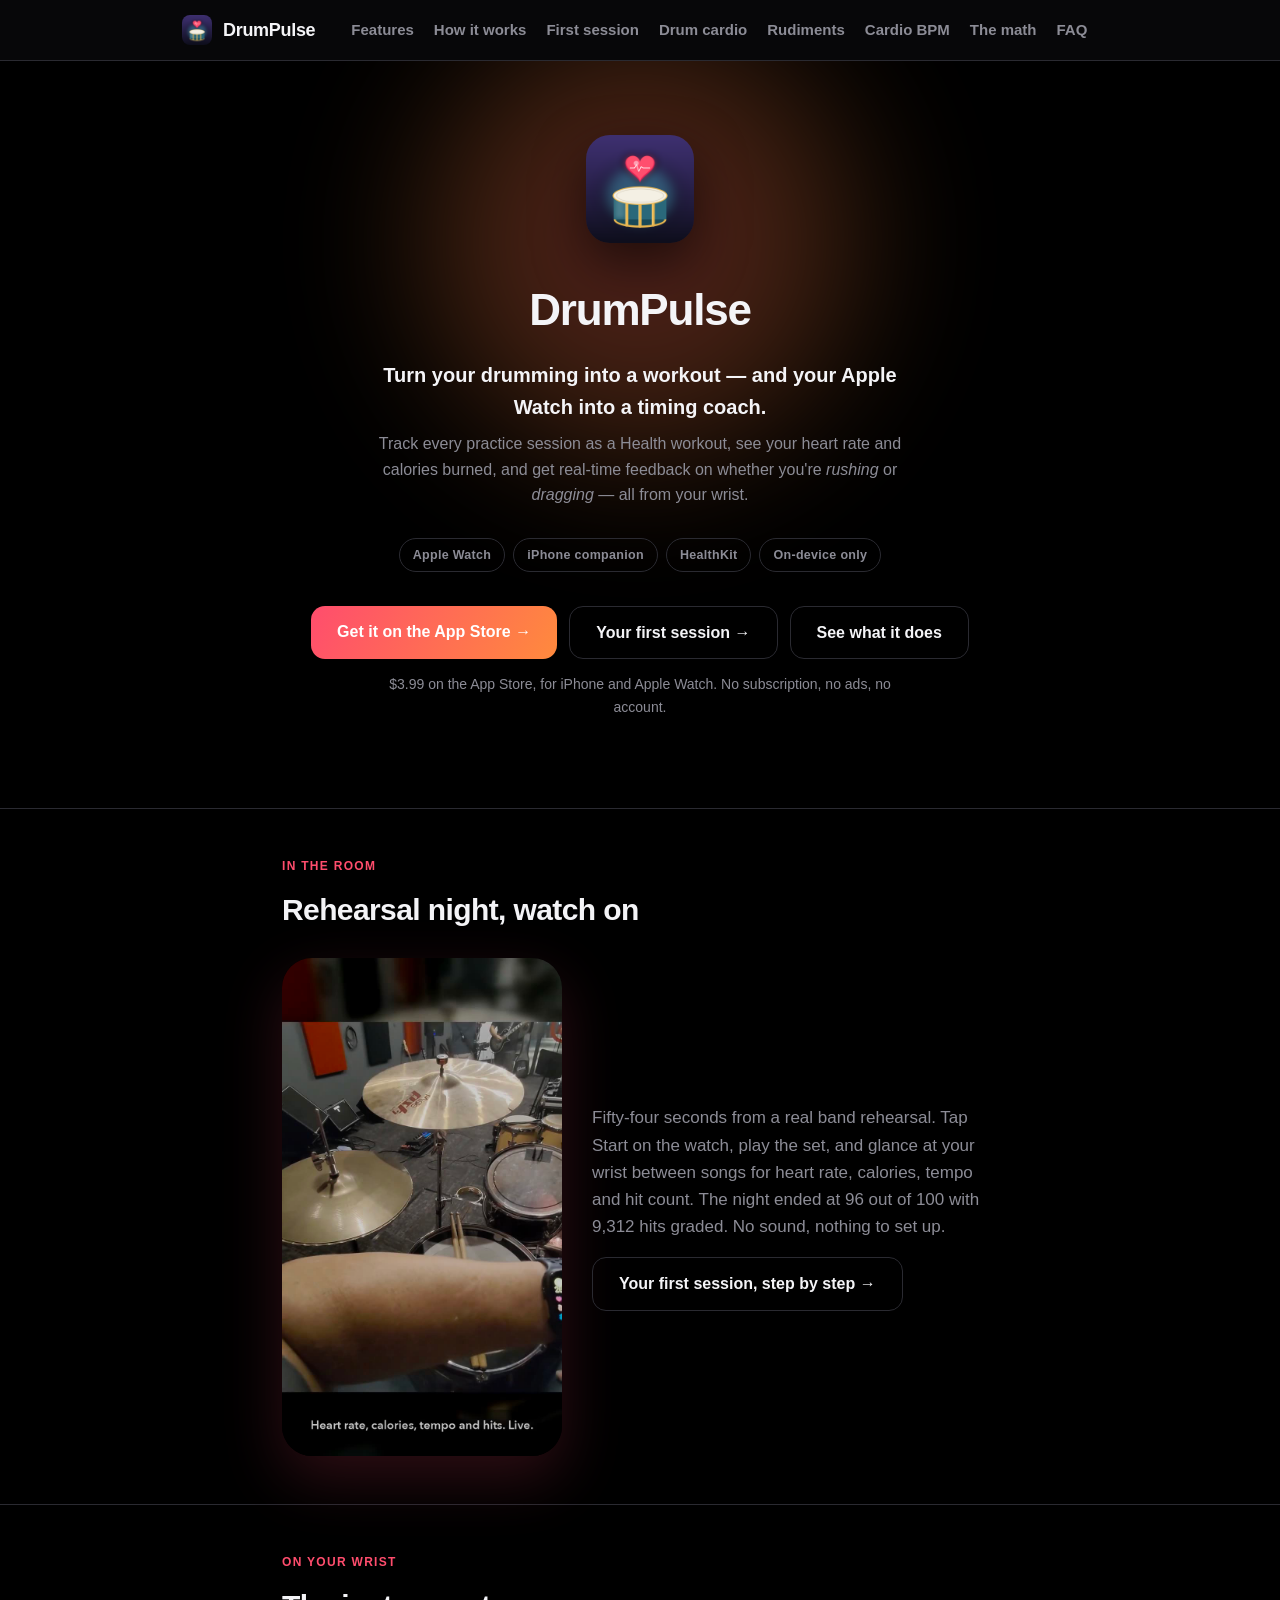
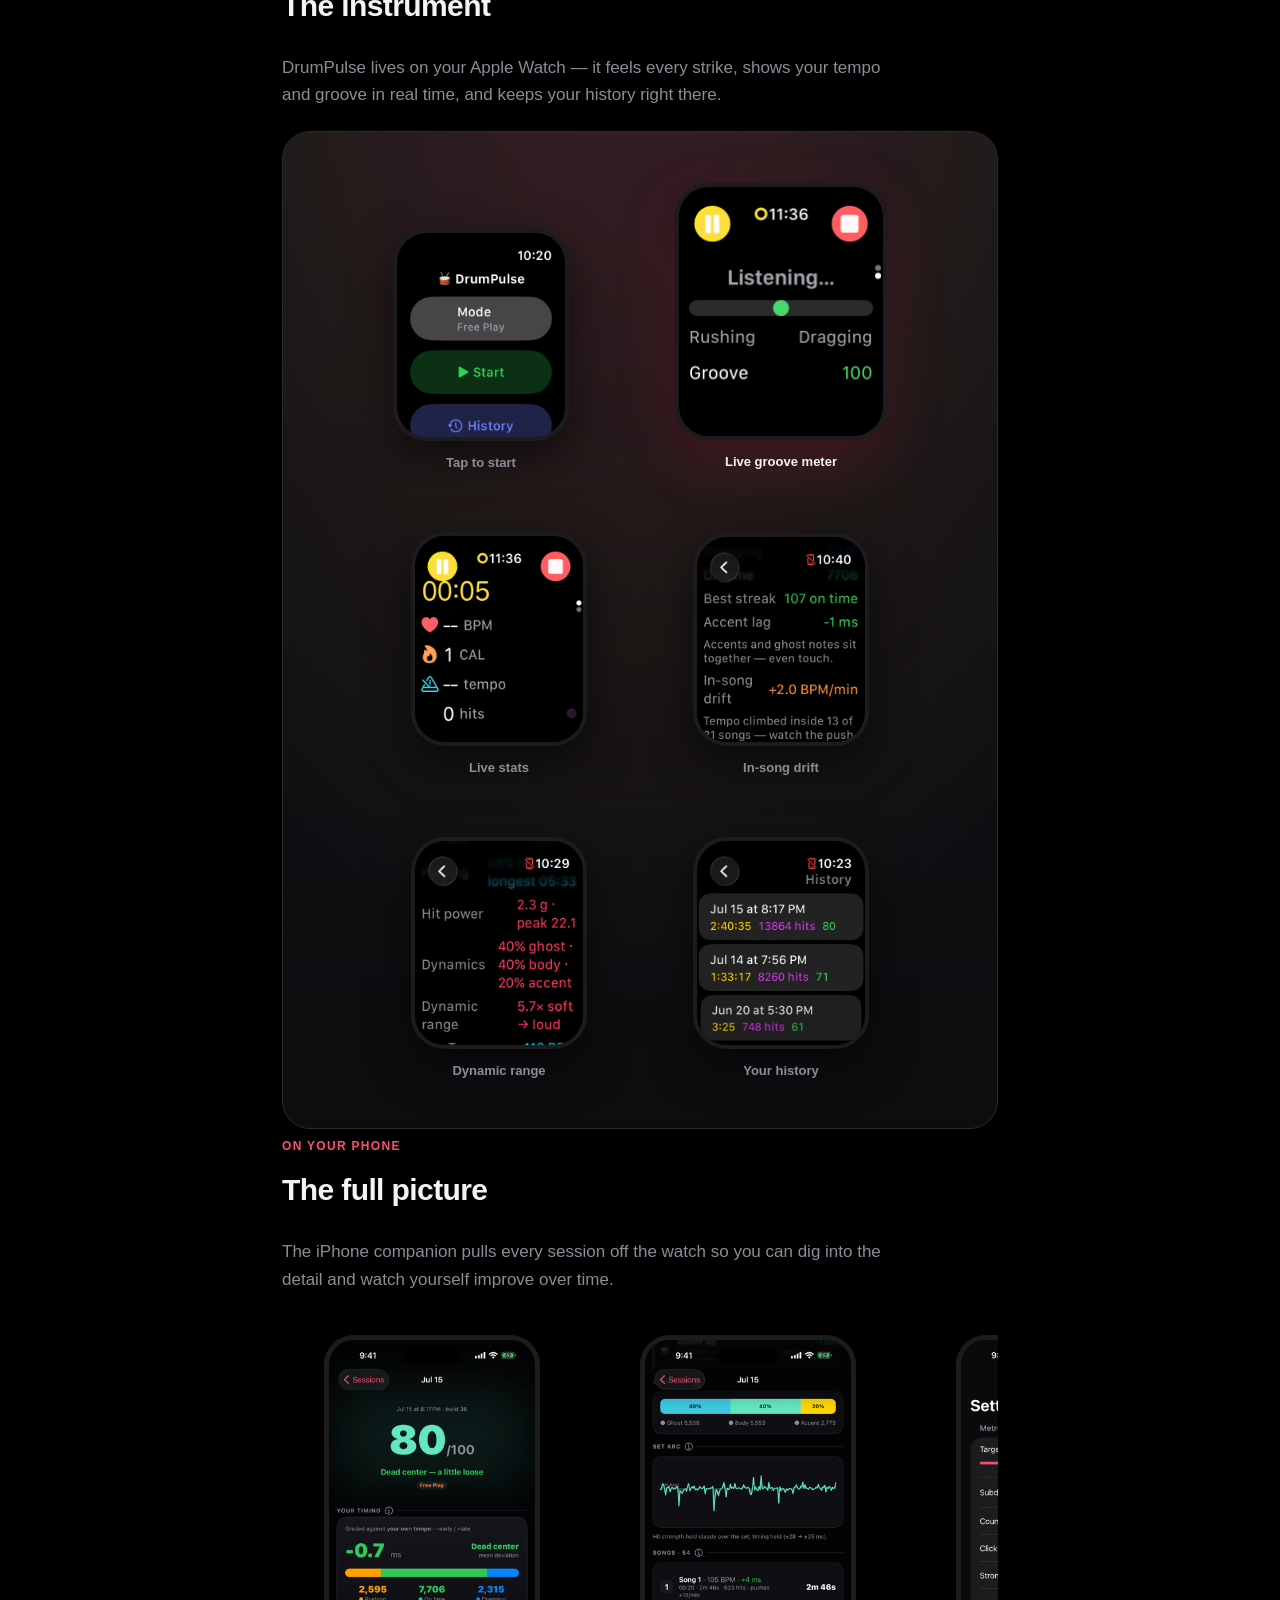
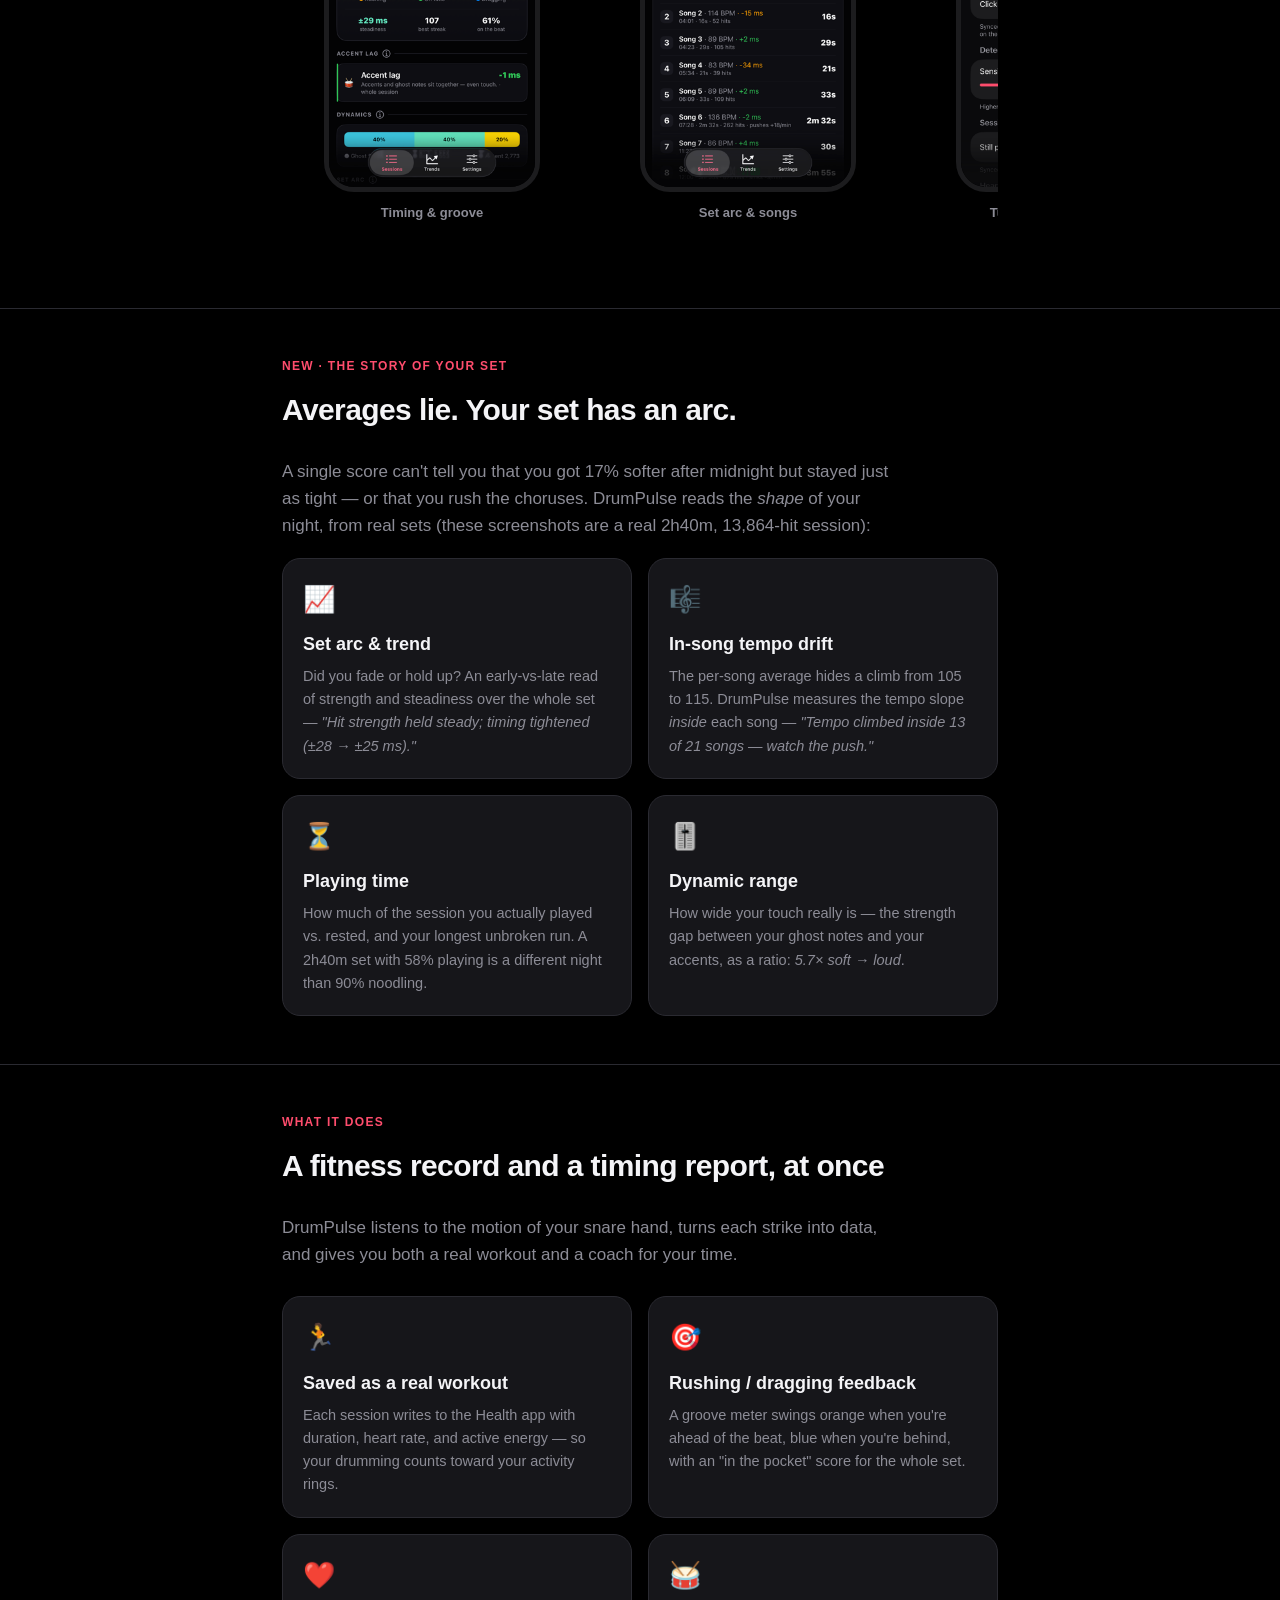
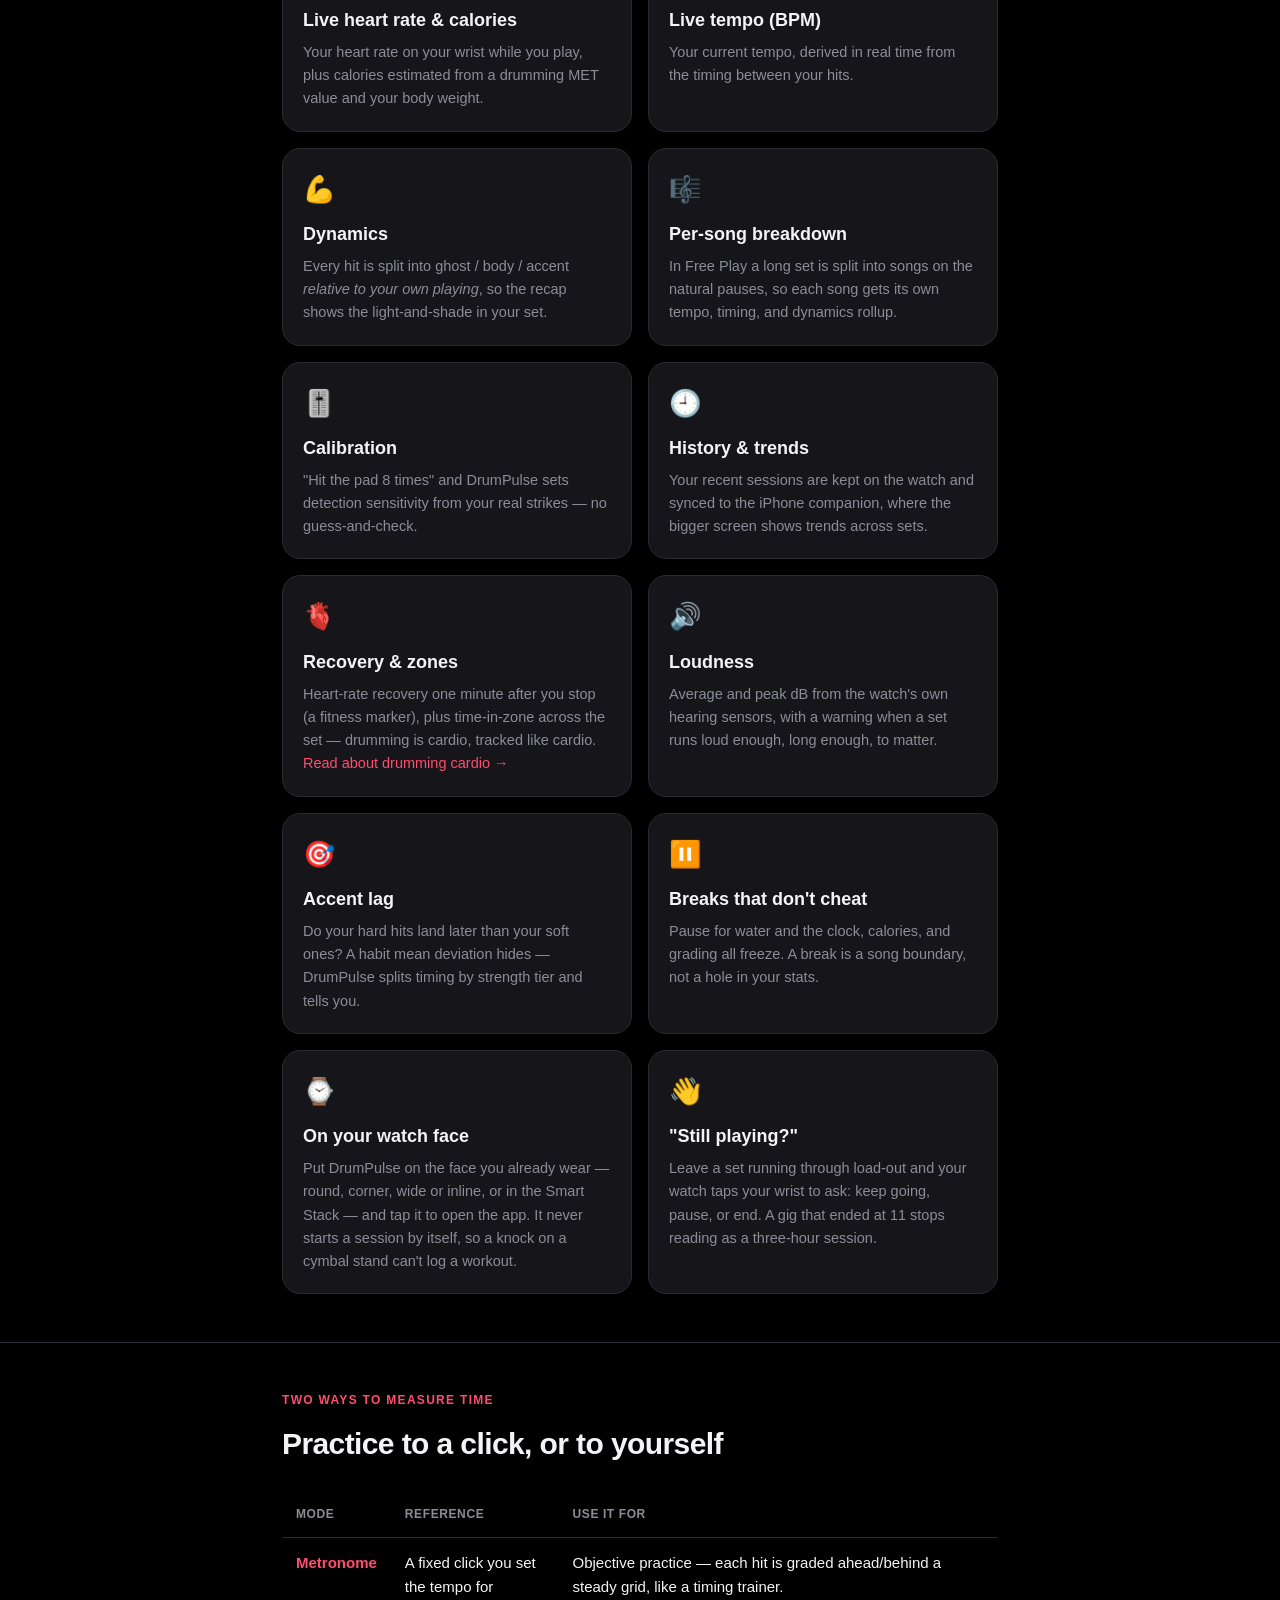
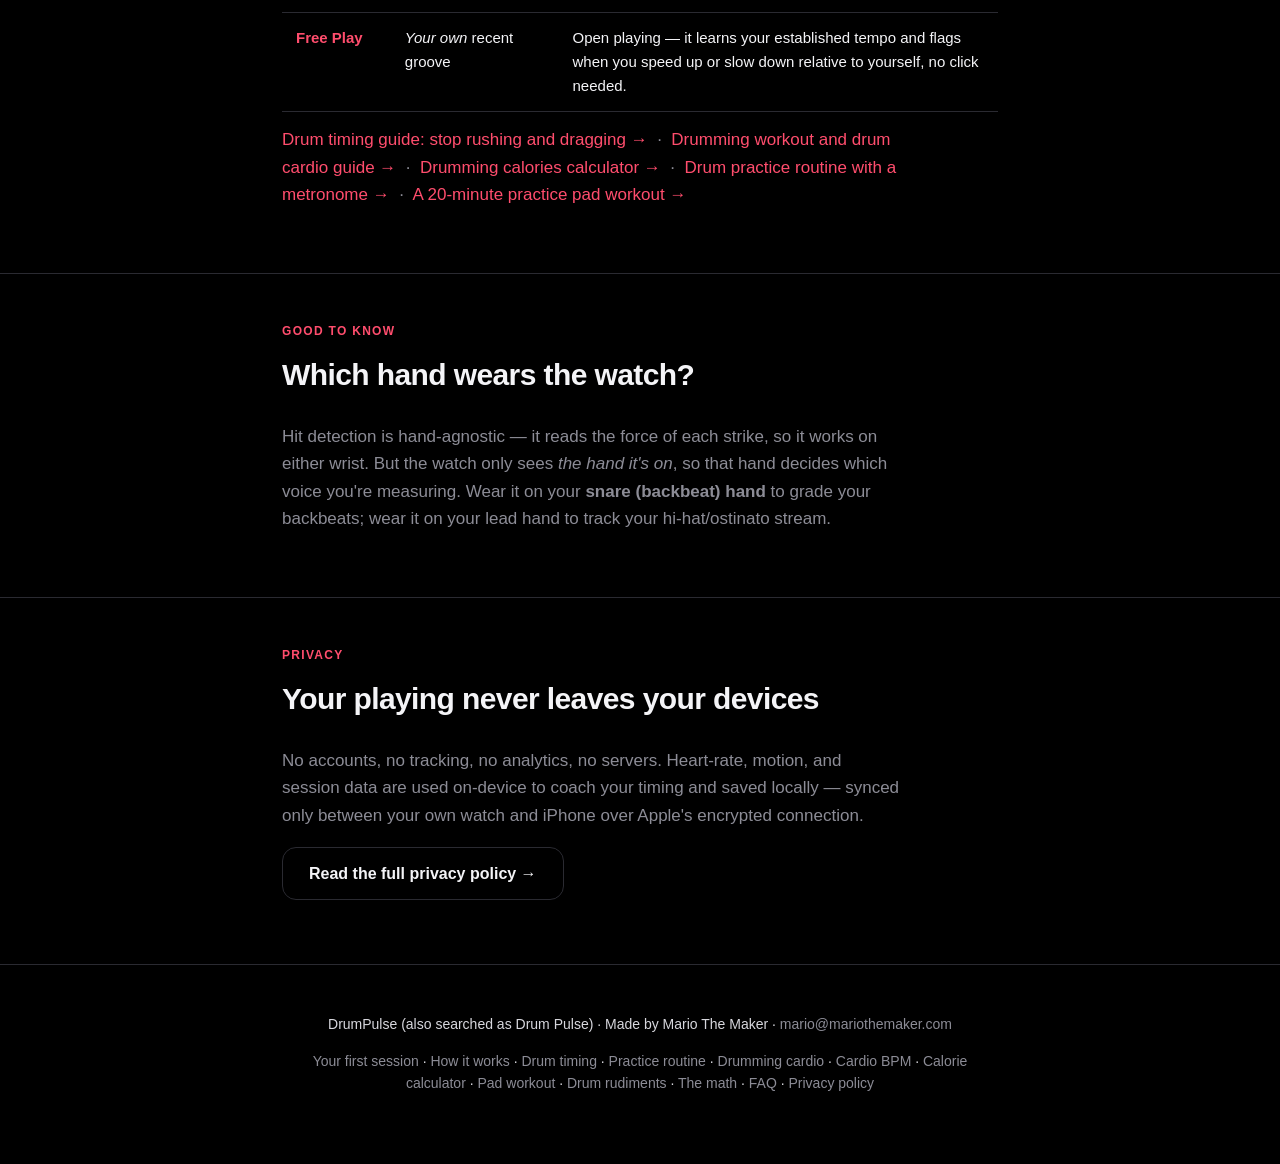
<file: index.html>
<!DOCTYPE html>
<html lang="en">
<head>
<meta charset="utf-8">
<meta name="viewport" content="width=device-width, initial-scale=1, viewport-fit=cover">
<title>DrumPulse (Drum Pulse) — Apple Watch drumming app &amp; timing coach</title>
<meta name="description" content="DrumPulse (also written Drum Pulse) is an Apple Watch drumming app. It turns your Apple Watch into a drumming timing coach: groove scores, per-song breakdowns, in-song tempo drift, dynamics and playing-time stats — plus heart rate, calories, recovery and loudness. Every session saved as a Health workout.">
<link rel="icon" href="assets/icon.png">
<link rel="stylesheet" href="assets/style.css">
<meta property="og:title" content="DrumPulse — Apple Watch drumming app &amp; timing coach">
<meta property="og:site_name" content="DrumPulse">
<meta property="og:url" content="https://drumpulseapp.com/">
<meta name="twitter:card" content="summary_large_image">
<meta property="og:description" content="Turn your drumming into a workout — and your Apple Watch into a timing coach.">
<meta property="og:image" content="assets/og.png">
<meta property="og:type" content="website">
<link rel="canonical" href="https://drumpulseapp.com/">
<meta name="apple-itunes-app" content="app-id=6782245341">
<script type="application/ld+json">
{
  "@context": "https://schema.org",
  "@graph": [
    {
      "@type": "VideoObject",
      "name": "DrumPulse on Apple Watch at a band rehearsal",
      "description": "Starting DrumPulse on Apple Watch, playing a rehearsal set, and checking live heart rate, calories, tempo and hit count between songs.",
      "thumbnailUrl": "https://drumpulseapp.com/assets/video/rehearsal-poster.jpg",
      "contentUrl": "https://drumpulseapp.com/assets/video/rehearsal.mp4",
      "uploadDate": "2026-10-08",
      "duration": "PT54S"
    },
    {
      "@type": "WebSite",
      "@id": "https://drumpulseapp.com/#website",
      "url": "https://drumpulseapp.com/",
      "name": "DrumPulse",
      "alternateName": ["Drum Pulse", "DrumPulse app", "DrumPulse for Apple Watch"],
      "inLanguage": "en"
    },
    {
      "@type": "SoftwareApplication",
      "@id": "https://drumpulseapp.com/#app",
      "name": "DrumPulse",
      "alternateName": ["Drum Pulse", "DrumPulse for Apple Watch"],
      "applicationCategory": "HealthApplication",
      "applicationSubCategory": "Drumming practice and workout tracker",
      "operatingSystem": "watchOS, iOS",
      "description": "DrumPulse turns your Apple Watch into a drumming timing coach: it detects drum hits from wrist motion, grades your timing against a metronome or your own groove, breaks your set into songs with per-song tempo drift, reads the arc of the whole night, and saves each session to Apple Health as a workout.",
      "url": "https://drumpulseapp.com/",
      "image": "https://drumpulseapp.com/assets/icon.png",
      "author": {"@type": "Person", "name": "Mario Cruz"},
      "downloadUrl": "https://apps.apple.com/app/id6782245341",
      "installUrl": "https://apps.apple.com/app/id6782245341",
      "offers": {"@type": "Offer", "price": "3.99", "priceCurrency": "USD"}
    }
  ]
}
</script>
</head>
<body>

<header class="site">
  <div class="wrap">
    <span class="brand"><img src="assets/icon.png" alt="DrumPulse icon"><span class="bn">DrumPulse</span></span>
    <nav>
      <a class="wide" href="#features">Features</a>
      <a href="how-it-works.html">How it works</a>
      <a href="first-session.html">First session</a>
      <a href="drumming-cardio.html">Drum cardio</a>
      <a href="drum-rudiments.html">Rudiments</a>
      <a href="drum-cardio-tempo.html">Cardio BPM</a>
      <a href="the-math.html">The math</a>
      <a href="faq.html">FAQ</a>
      <a class="wide" href="privacy.html">Privacy</a>
    </nav>
  </div>
</header>

<div class="hero">
  <div class="wrap">
    <img class="app" src="assets/icon.png" alt="DrumPulse app icon">
    <h1>DrumPulse</h1>
    <p class="tag">Turn your drumming into a workout — and your Apple Watch into a timing coach.</p>
    <p class="sub">Track every practice session as a Health workout, see your heart rate and calories burned, and get real-time feedback on whether you're <em>rushing</em> or <em>dragging</em> — all from your wrist.</p>
    <div class="chips">
      <span class="chip">Apple Watch</span>
      <span class="chip">iPhone companion</span>
      <span class="chip">HealthKit</span>
      <span class="chip">On-device only</span>
    </div>
    <div class="btnrow">
      <a class="btn" href="https://apps.apple.com/app/id6782245341">Get it on the App Store →</a>
      <a class="btn ghost" href="first-session.html">Your first session →</a>
      <a class="btn ghost" href="#features">See what it does</a>
    </div>
    <p class="sub" style="margin-top:14px;font-size:14px">$3.99 on the App Store, for iPhone and Apple Watch. No subscription, no ads, no account.</p>
  </div>
</div>

<section id="video">
  <div class="wrap">
    <p class="eyebrow">In the room</p>
    <h2>Rehearsal night, watch on</h2>
    <div class="promo">
      <video src="assets/video/rehearsal.mp4" poster="assets/video/rehearsal-poster.jpg" autoplay muted loop playsinline preload="metadata" aria-label="DrumPulse on Apple Watch during a band rehearsal: starting the app, playing, and checking live stats"></video>
      <div class="promo-txt">
        <p class="lead">Fifty-four seconds from a real band rehearsal. Tap Start on the watch, play the set, and glance at your wrist between songs for heart rate, calories, tempo and hit count. The night ended at 96 out of 100 with 9,312 hits graded. No sound, nothing to set up.</p>
        <p><a class="btn ghost" href="first-session.html">Your first session, step by step →</a></p>
      </div>
    </div>
  </div>
</section>

<section id="screens">
  <div class="wrap">
    <p class="eyebrow">On your wrist</p>
    <h2>The instrument</h2>
    <p class="lead" style="margin-bottom:22px">DrumPulse lives on your Apple Watch — it feels every strike, shows your tempo and groove in real time, and keeps your history right there.</p>
    <div class="watchband">
      <div class="watchrow">
        <figure class="wshot"><img src="assets/shots/watch-home.png" alt="DrumPulse start screen on Apple Watch" loading="lazy"><figcaption class="cap">Tap to start</figcaption></figure>
        <figure class="wshot lead"><img src="assets/shots/watch-groove.png" alt="DrumPulse live groove meter on Apple Watch with rushing and dragging" loading="lazy"><figcaption class="cap">Live groove meter</figcaption></figure>
        <figure class="wshot"><img src="assets/shots/watch-live.png" alt="DrumPulse live session on Apple Watch showing heart rate, calories, tempo and hits" loading="lazy"><figcaption class="cap">Live stats</figcaption></figure>
        <figure class="wshot"><img src="assets/shots/watch-drift.png" alt="DrumPulse in-song tempo drift readout on Apple Watch" loading="lazy"><figcaption class="cap">In-song drift</figcaption></figure>
        <figure class="wshot"><img src="assets/shots/watch-dynamics.png" alt="DrumPulse dynamics and dynamic range on Apple Watch — ghost, body, accent" loading="lazy"><figcaption class="cap">Dynamic range</figcaption></figure>
        <figure class="wshot"><img src="assets/shots/watch-history.png" alt="DrumPulse session history on Apple Watch" loading="lazy"><figcaption class="cap">Your history</figcaption></figure>
      </div>
    </div>
  </div>

  <div class="wrap" style="padding-top:8px">
    <p class="eyebrow">On your phone</p>
    <h2>The full picture</h2>
    <p class="lead" style="margin-bottom:18px">The iPhone companion pulls every session off the watch so you can dig into the detail and watch yourself improve over time.</p>
    <div class="shots">
      <figure class="shot"><img src="assets/shots/timing.png" alt="Session timing detail with 80/100 groove score and rushing/dragging breakdown from a 13,864-hit gig" loading="lazy"><figcaption class="cap">Timing &amp; groove</figcaption></figure>
      <figure class="shot"><img src="assets/shots/songs.png" alt="Set arc with trend insight and per-song breakdown with in-song tempo drift tags" loading="lazy"><figcaption class="cap">Set arc &amp; songs</figcaption></figure>
      <figure class="shot"><img src="assets/shots/settings.png" alt="DrumPulse settings on iPhone: target tempo, subdivision, count-in, click sound, strong haptic, click dropout and hit sensitivity, all synced to the watch" loading="lazy"><figcaption class="cap">Tune it from your phone</figcaption></figure>
      <figure class="shot"><img src="assets/shots/sessions.png" alt="DrumPulse Sessions list on iPhone showing 15 sessions and 45,690 hits" loading="lazy"><figcaption class="cap">Every session</figcaption></figure>
      <figure class="shot"><img src="assets/shots/trends.png" alt="Trends across drumming sessions — groove score, accent lag, steadiness" loading="lazy"><figcaption class="cap">Trends</figcaption></figure>
      <figure class="shot"><img src="assets/shots/steadiness-bests.png" alt="Trends on iPhone: steadiness and heart-rate recovery charts across sessions, and personal bests including highest groove, most hits, longest session and best on-time streak" loading="lazy"><figcaption class="cap">Steadiness &amp; personal bests</figcaption></figure>
    </div>
  </div>
</section>

<section id="story">
  <div class="wrap">
    <p class="eyebrow">New · the story of your set</p>
    <h2>Averages lie. Your set has an arc.</h2>
    <p class="lead" style="margin-bottom:18px">A single score can't tell you that you got 17% softer after midnight but stayed just as tight — or that you rush the choruses. DrumPulse reads the <em>shape</em> of your night, from real sets (these screenshots are a real 2h40m, 13,864-hit session):</p>
    <div class="grid">
      <div class="feat"><span class="ic">📈</span><h3>Set arc &amp; trend</h3><p>Did you fade or hold up? An early-vs-late read of strength and steadiness over the whole set — <em>"Hit strength held steady; timing tightened (±28 → ±25 ms)."</em></p></div>
      <div class="feat"><span class="ic">🎼</span><h3>In-song tempo drift</h3><p>The per-song average hides a climb from 105 to 115. DrumPulse measures the tempo slope <em>inside</em> each song — <em>"Tempo climbed inside 13 of 21 songs — watch the push."</em></p></div>
      <div class="feat"><span class="ic">⏳</span><h3>Playing time</h3><p>How much of the session you actually played vs. rested, and your longest unbroken run. A 2h40m set with 58% playing is a different night than 90% noodling.</p></div>
      <div class="feat"><span class="ic">🎚️</span><h3>Dynamic range</h3><p>How wide your touch really is — the strength gap between your ghost notes and your accents, as a ratio: <em>5.7× soft → loud</em>.</p></div>
    </div>
  </div>
</section>

<section id="features">
  <div class="wrap">
    <p class="eyebrow">What it does</p>
    <h2>A fitness record and a timing report, at once</h2>
    <p class="lead" style="margin-bottom:28px">DrumPulse listens to the motion of your snare hand, turns each strike into data, and gives you both a real workout and a coach for your time.</p>
    <div class="grid">
      <div class="feat"><span class="ic">🏃</span><h3>Saved as a real workout</h3><p>Each session writes to the Health app with duration, heart rate, and active energy — so your drumming counts toward your activity rings.</p></div>
      <div class="feat"><span class="ic">🎯</span><h3>Rushing / dragging feedback</h3><p>A groove meter swings orange when you're ahead of the beat, blue when you're behind, with an "in the pocket" score for the whole set.</p></div>
      <div class="feat"><span class="ic">❤️</span><h3>Live heart rate &amp; calories</h3><p>Your heart rate on your wrist while you play, plus calories estimated from a drumming MET value and your body weight.</p></div>
      <div class="feat"><span class="ic">🥁</span><h3>Live tempo (BPM)</h3><p>Your current tempo, derived in real time from the timing between your hits.</p></div>
      <div class="feat"><span class="ic">💪</span><h3>Dynamics</h3><p>Every hit is split into ghost / body / accent <em>relative to your own playing</em>, so the recap shows the light-and-shade in your set.</p></div>
      <div class="feat"><span class="ic">🎼</span><h3>Per-song breakdown</h3><p>In Free Play a long set is split into songs on the natural pauses, so each song gets its own tempo, timing, and dynamics rollup.</p></div>
      <div class="feat"><span class="ic">🎚️</span><h3>Calibration</h3><p>"Hit the pad 8 times" and DrumPulse sets detection sensitivity from your real strikes — no guess-and-check.</p></div>
      <div class="feat"><span class="ic">🕘</span><h3>History &amp; trends</h3><p>Your recent sessions are kept on the watch and synced to the iPhone companion, where the bigger screen shows trends across sets.</p></div>
      <div class="feat"><span class="ic">🫀</span><h3>Recovery &amp; zones</h3><p>Heart-rate recovery one minute after you stop (a fitness marker), plus time-in-zone across the set — drumming is cardio, tracked like cardio. <a href="drumming-cardio.html">Read about drumming cardio →</a></p></div>
      <div class="feat"><span class="ic">🔊</span><h3>Loudness</h3><p>Average and peak dB from the watch's own hearing sensors, with a warning when a set runs loud enough, long enough, to matter.</p></div>
      <div class="feat"><span class="ic">🎯</span><h3>Accent lag</h3><p>Do your hard hits land later than your soft ones? A habit mean deviation hides — DrumPulse splits timing by strength tier and tells you.</p></div>
      <div class="feat"><span class="ic">⏸️</span><h3>Breaks that don't cheat</h3><p>Pause for water and the clock, calories, and grading all freeze. A break is a song boundary, not a hole in your stats.</p></div>
      <div class="feat"><span class="ic">⌚</span><h3>On your watch face</h3><p>Put DrumPulse on the face you already wear — round, corner, wide or inline, or in the Smart Stack — and tap it to open the app. It never starts a session by itself, so a knock on a cymbal stand can't log a workout.</p></div>
      <div class="feat"><span class="ic">👋</span><h3>"Still playing?"</h3><p>Leave a set running through load-out and your watch taps your wrist to ask: keep going, pause, or end. A gig that ended at 11 stops reading as a three-hour session.</p></div>
    </div>
  </div>
</section>

<section id="modes">
  <div class="wrap">
    <p class="eyebrow">Two ways to measure time</p>
    <h2>Practice to a click, or to yourself</h2>
    <table class="modes">
      <tr><th>Mode</th><th>Reference</th><th>Use it for</th></tr>
      <tr><td><b>Metronome</b></td><td>A fixed click you set the tempo for</td><td>Objective practice — each hit is graded ahead/behind a steady grid, like a timing trainer.</td></tr>
      <tr><td><b>Free Play</b></td><td><em>Your own</em> recent groove</td><td>Open playing — it learns your established tempo and flags when you speed up or slow down relative to yourself, no click needed.</td></tr>
    </table>
    <p class="lead" style="margin-top:14px"><a href="drum-timing.html">Drum timing guide: stop rushing and dragging →</a> &nbsp;·&nbsp; <a href="drumming-cardio.html">Drumming workout and drum cardio guide →</a> &nbsp;·&nbsp; <a href="drumming-calories-calculator.html">Drumming calories calculator →</a> &nbsp;·&nbsp; <a href="drum-practice-routine.html">Drum practice routine with a metronome →</a> &nbsp;·&nbsp; <a href="practice-pad-workout.html">A 20-minute practice pad workout →</a></p>
  </div>
</section>

<section id="hand">
  <div class="wrap">
    <p class="eyebrow">Good to know</p>
    <h2>Which hand wears the watch?</h2>
    <p class="lead">Hit detection is hand-agnostic — it reads the force of each strike, so it works on either wrist. But the watch only sees <em>the hand it's on</em>, so that hand decides which voice you're measuring. Wear it on your <strong>snare (backbeat) hand</strong> to grade your backbeats; wear it on your lead hand to track your hi-hat/ostinato stream.</p>
  </div>
</section>

<section id="privacy">
  <div class="wrap">
    <p class="eyebrow">Privacy</p>
    <h2>Your playing never leaves your devices</h2>
    <p class="lead">No accounts, no tracking, no analytics, no servers. Heart-rate, motion, and session data are used on-device to coach your timing and saved locally — synced only between your own watch and iPhone over Apple's encrypted connection.</p>
    <p style="margin-top:18px"><a class="btn ghost" href="privacy.html">Read the full privacy policy →</a></p>
  </div>
</section>

<footer class="site">
  <div class="wrap">
    <p>DrumPulse (also searched as Drum Pulse) · Made by Mario The Maker · <a class="em" href="#" data-u="mario" data-d="mariothemaker.com">mario [at] mariothemaker [dot] com</a></p>
    <p><a href="first-session.html">Your first session</a> · <a href="how-it-works.html">How it works</a> · <a href="drum-timing.html">Drum timing</a> · <a href="drum-practice-routine.html">Practice routine</a> · <a href="drumming-cardio.html">Drumming cardio</a> · <a href="drum-cardio-tempo.html">Cardio BPM</a> · <a href="drumming-calories-calculator.html">Calorie calculator</a> · <a href="practice-pad-workout.html">Pad workout</a> · <a href="drum-rudiments.html">Drum rudiments</a> · <a href="the-math.html">The math</a> · <a href="faq.html">FAQ</a> · <a href="privacy.html">Privacy policy</a></p>
  </div>
</footer>

<script src="assets/em.js" defer></script>
</body>
</html>
</file>
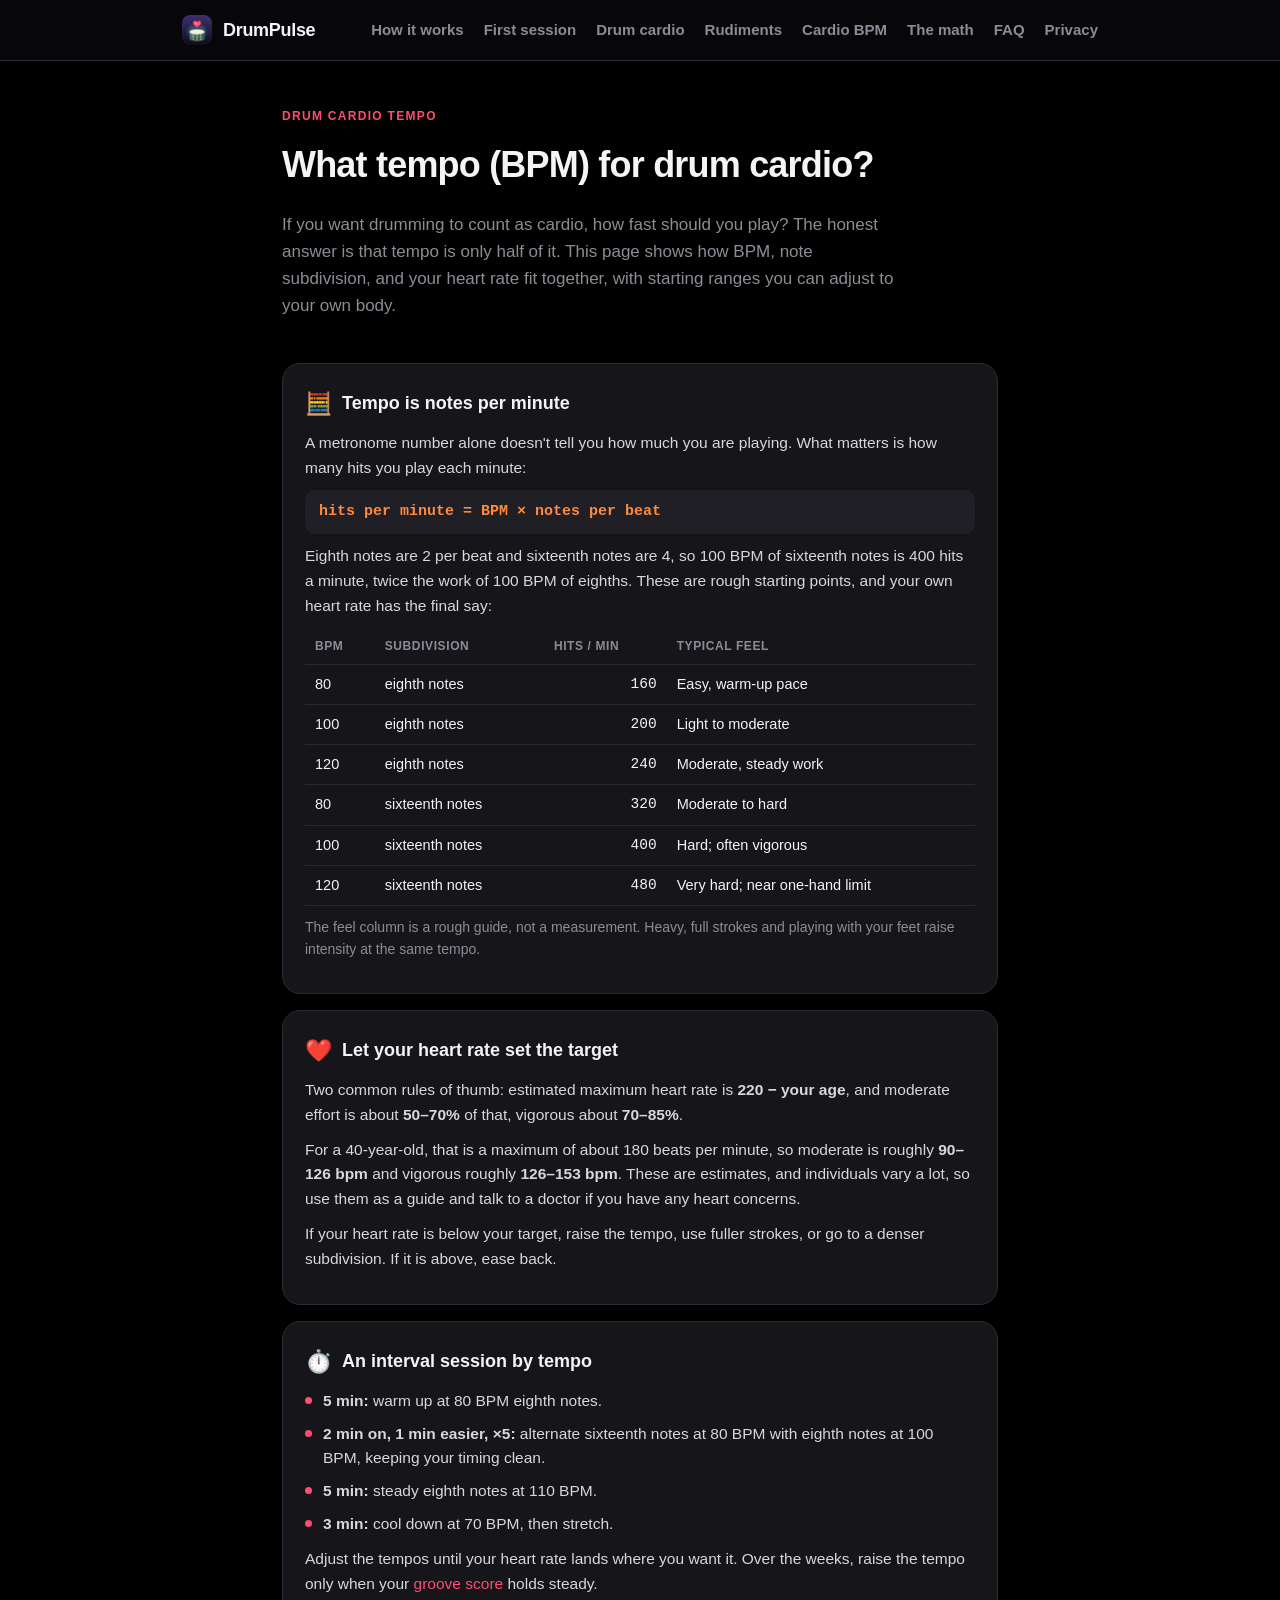
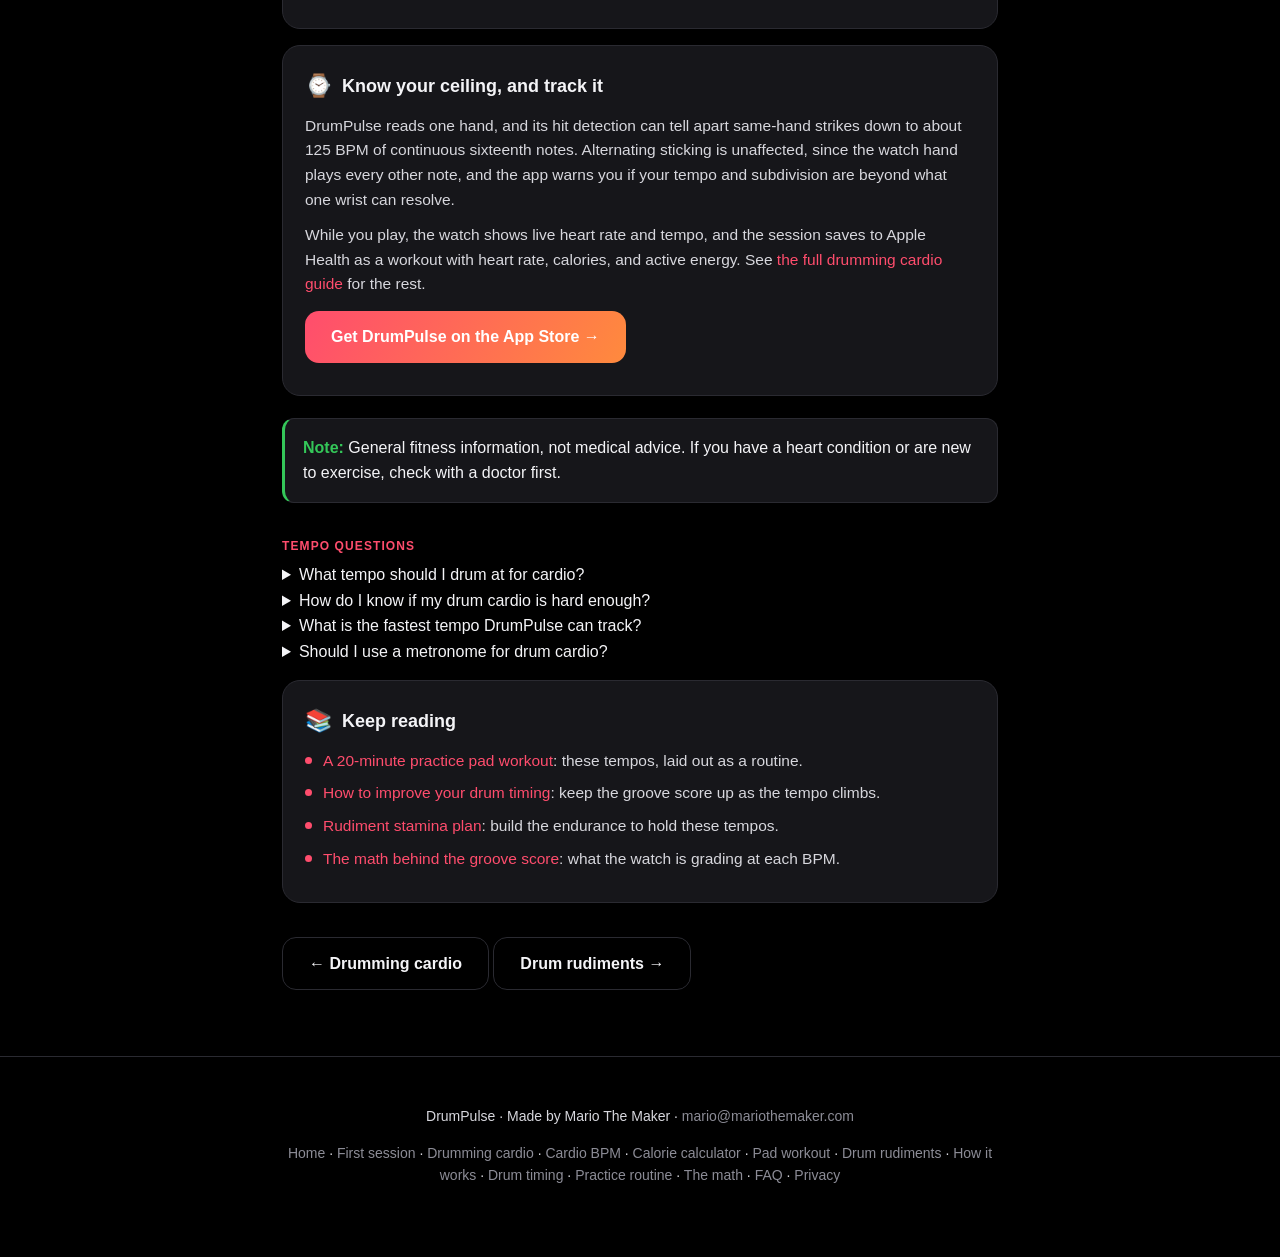
<file: drum-cardio-tempo.html>
<!DOCTYPE html>
<html lang="en">
<head>
<meta charset="utf-8">
<meta name="viewport" content="width=device-width, initial-scale=1, viewport-fit=cover">
<title>What Tempo (BPM) for Drum Cardio? Drum Tempo &amp; Heart-Rate Guide | DrumPulse</title>
<meta name="description" content="What BPM to drum at for cardio: how tempo and note subdivision become hits per minute, how to use heart-rate zones to set your target, an interval session, and the one-hand tempo limit on Apple Watch.">
<link rel="canonical" href="https://drumpulseapp.com/drum-cardio-tempo.html">
<link rel="icon" href="assets/icon.png">
<link rel="stylesheet" href="assets/style.css">
<meta property="og:site_name" content="DrumPulse">
<meta property="og:title" content="What tempo (BPM) for drum cardio?">
<meta property="og:description" content="How BPM, subdivision and heart rate fit together for a drumming cardio workout.">
<meta property="og:image" content="assets/og.png">
<meta property="og:type" content="article">
<meta property="og:url" content="https://drumpulseapp.com/drum-cardio-tempo.html">
<script type="application/ld+json">
{
  "@context": "https://schema.org",
  "@graph": [
    {
      "@type": "Article",
      "headline": "What tempo (BPM) for drum cardio?",
      "description": "What BPM to drum at for cardio: how tempo and note subdivision become hits per minute, how to use heart-rate zones to set your target, an interval session, and the one-hand tempo limit on Apple Watch.",
      "author": {
        "@type": "Person",
        "name": "Mario Cruz"
      },
      "mainEntityOfPage": "https://drumpulseapp.com/drum-cardio-tempo.html",
      "dateModified": "2026-10-07",
      "publisher": {
        "@type": "Organization",
        "name": "DrumPulse",
        "logo": {
          "@type": "ImageObject",
          "url": "https://drumpulseapp.com/assets/icon.png"
        }
      }
    },
    {
      "@type": "FAQPage",
      "mainEntity": [
        {
          "@type": "Question",
          "name": "What tempo should I drum at for cardio?",
          "acceptedAnswer": {
            "@type": "Answer",
            "text": "There is no single BPM, because intensity depends on your heart rate, not the metronome number alone. As a starting point, many people reach a moderate effort with steady eighth notes at roughly 100 to 120 BPM or sixteenth notes at roughly 70 to 90 BPM, and a harder effort above that. Check your heart rate and adjust."
          }
        },
        {
          "@type": "Question",
          "name": "How do I know if my drum cardio is hard enough?",
          "acceptedAnswer": {
            "@type": "Answer",
            "text": "Look at your heart rate. A common rule of thumb is that moderate effort is about 50 to 70 percent of your maximum heart rate and vigorous is about 70 to 85 percent, with maximum estimated as 220 minus your age. You can also use the talk test: at moderate effort you can talk but not sing."
          }
        },
        {
          "@type": "Question",
          "name": "What is the fastest tempo DrumPulse can track?",
          "acceptedAnswer": {
            "@type": "Answer",
            "text": "DrumPulse sees one hand, and a short refractory window caps continuous same-hand strikes at about 125 BPM for sixteenth notes. Alternating sticking is not affected, because the watch hand plays every other note. If your tempo and subdivision go beyond what one wrist can resolve, the app warns you."
          }
        },
        {
          "@type": "Question",
          "name": "Should I use a metronome for drum cardio?",
          "acceptedAnswer": {
            "@type": "Answer",
            "text": "It helps. A metronome keeps your tempo from drifting as you tire, and DrumPulse's Metronome mode grades each hit so you can see when fatigue makes you rush or drag. Free Play is fine for open playing or gig-style sets."
          }
        }
      ]
    }
  ]
}
</script>
</head>
<body>

<header class="site">
  <div class="wrap">
    <a class="brand" href="/" style="color:inherit"><img src="assets/icon.png" alt="DrumPulse icon"><span class="bn">DrumPulse</span></a>
    <nav>
      <a href="how-it-works.html">How it works</a>
      <a href="first-session.html">First session</a>
      <a href="drumming-cardio.html">Drum cardio</a>
      <a href="drum-rudiments.html">Rudiments</a>
      <a href="drum-cardio-tempo.html">Cardio BPM</a>
      <a href="the-math.html">The math</a>
      <a href="faq.html">FAQ</a>
      <a class="wide" href="privacy.html">Privacy</a>
    </nav>
  </div>
</header>

<div class="wrap" style="padding-top:46px;padding-bottom:10px">
  <p class="eyebrow">Drum cardio tempo</p>
  <h1 style="font-size:36px;letter-spacing:-.8px;margin:0 0 10px">What tempo (BPM) for drum cardio?</h1>
  <p class="lead">If you want drumming to count as cardio, how fast should you play? The honest answer is that tempo is only half of it. This page shows how BPM, note subdivision, and your heart rate fit together, with starting ranges you can adjust to your own body.</p>
</div>

<div class="wrap" style="padding-bottom:50px">

  <div class="topic">
    <h2><span class="ic">🧮</span> Tempo is notes per minute</h2>
    <p>A metronome number alone doesn't tell you how much you are playing. What matters is how many hits you play each minute:</p>
    <div class="formula">hits per minute = BPM × notes per beat</div>
    <p>Eighth notes are 2 per beat and sixteenth notes are 4, so 100 BPM of sixteenth notes is 400 hits a minute, twice the work of 100 BPM of eighths. These are rough starting points, and your own heart rate has the final say:</p>
    <table class="nums">
      <tr><th>BPM</th><th>Subdivision</th><th>Hits / min</th><th>Typical feel</th></tr>
      <tr><td>80</td><td>eighth notes</td><td class="n">160</td><td>Easy, warm-up pace</td></tr>
      <tr><td>100</td><td>eighth notes</td><td class="n">200</td><td>Light to moderate</td></tr>
      <tr><td>120</td><td>eighth notes</td><td class="n">240</td><td>Moderate, steady work</td></tr>
      <tr><td>80</td><td>sixteenth notes</td><td class="n">320</td><td>Moderate to hard</td></tr>
      <tr><td>100</td><td>sixteenth notes</td><td class="n">400</td><td>Hard; often vigorous</td></tr>
      <tr><td>120</td><td>sixteenth notes</td><td class="n">480</td><td>Very hard; near one-hand limit</td></tr>
    </table>
    <p style="font-size:14px;color:var(--dim)">The feel column is a rough guide, not a measurement. Heavy, full strokes and playing with your feet raise intensity at the same tempo.</p>
  </div>

  <div class="topic">
    <h2><span class="ic">❤️</span> Let your heart rate set the target</h2>
    <p>Two common rules of thumb: estimated maximum heart rate is <strong>220 − your age</strong>, and moderate effort is about <strong>50–70%</strong> of that, vigorous about <strong>70–85%</strong>.</p>
    <p>For a 40-year-old, that is a maximum of about 180 beats per minute, so moderate is roughly <strong>90–126 bpm</strong> and vigorous roughly <strong>126–153 bpm</strong>. These are estimates, and individuals vary a lot, so use them as a guide and talk to a doctor if you have any heart concerns.</p>
    <p>If your heart rate is below your target, raise the tempo, use fuller strokes, or go to a denser subdivision. If it is above, ease back.</p>
  </div>

  <div class="topic">
    <h2><span class="ic">⏱️</span> An interval session by tempo</h2>
    <ul>
      <li><strong>5 min:</strong> warm up at 80 BPM eighth notes.</li>
      <li><strong>2 min on, 1 min easier, ×5:</strong> alternate sixteenth notes at 80 BPM with eighth notes at 100 BPM, keeping your timing clean.</li>
      <li><strong>5 min:</strong> steady eighth notes at 110 BPM.</li>
      <li><strong>3 min:</strong> cool down at 70 BPM, then stretch.</li>
    </ul>
    <p>Adjust the tempos until your heart rate lands where you want it. Over the weeks, raise the tempo only when your <a href="the-math.html">groove score</a> holds steady.</p>
  </div>

  <div class="topic">
    <h2><span class="ic">⌚</span> Know your ceiling, and track it</h2>
    <p>DrumPulse reads one hand, and its hit detection can tell apart same-hand strikes down to about 125 BPM of continuous sixteenth notes. Alternating sticking is unaffected, since the watch hand plays every other note, and the app warns you if your tempo and subdivision are beyond what one wrist can resolve.</p>
    <p>While you play, the watch shows live heart rate and tempo, and the session saves to Apple Health as a workout with heart rate, calories, and active energy. See <a href="drumming-cardio.html">the full drumming cardio guide</a> for the rest.</p>
    <p style="margin-top:14px"><a class="btn" href="https://apps.apple.com/app/id6782245341">Get DrumPulse on the App Store →</a></p>
  </div>

  <div class="callout"><b>Note:</b> General fitness information, not medical advice. If you have a heart condition or are new to exercise, check with a doctor first.</div>

  <p class="faqcat">Tempo questions</p>

  <details>
    <summary>What tempo should I drum at for cardio?</summary>
    <div class="a">There is no single BPM, because intensity depends on your heart rate, not the metronome number alone. As a starting point, many people reach a moderate effort with steady eighth notes at roughly 100 to 120 BPM or sixteenth notes at roughly 70 to 90 BPM, and a harder effort above that. Check your heart rate and adjust.</div>
  </details>

  <details>
    <summary>How do I know if my drum cardio is hard enough?</summary>
    <div class="a">Look at your heart rate. A common rule of thumb is that moderate effort is about 50 to 70 percent of your maximum heart rate and vigorous is about 70 to 85 percent, with maximum estimated as 220 minus your age. You can also use the talk test: at moderate effort you can talk but not sing.</div>
  </details>

  <details>
    <summary>What is the fastest tempo DrumPulse can track?</summary>
    <div class="a">DrumPulse sees one hand, and a short refractory window caps continuous same-hand strikes at about 125 BPM for sixteenth notes. Alternating sticking is not affected, because the watch hand plays every other note. If your tempo and subdivision go beyond what one wrist can resolve, the app warns you.</div>
  </details>

  <details>
    <summary>Should I use a metronome for drum cardio?</summary>
    <div class="a">It helps. A metronome keeps your tempo from drifting as you tire, and DrumPulse's Metronome mode grades each hit so you can see when fatigue makes you rush or drag. Free Play is fine for open playing or gig-style sets.</div>
  </details>

  <div class="topic">
    <h2><span class="ic">📚</span> Keep reading</h2>
    <ul>
      <li><a href="practice-pad-workout.html">A 20-minute practice pad workout</a>: these tempos, laid out as a routine.</li>
      <li><a href="drum-timing.html">How to improve your drum timing</a>: keep the groove score up as the tempo climbs.</li>
      <li><a href="drum-rudiments.html">Rudiment stamina plan</a>: build the endurance to hold these tempos.</li>
      <li><a href="the-math.html">The math behind the groove score</a>: what the watch is grading at each BPM.</li>
    </ul>
  </div>

  <p style="margin-top:34px"><a class="btn ghost" href="drumming-cardio.html">← Drumming cardio</a> <a class="btn ghost" href="drum-rudiments.html">Drum rudiments →</a></p>
</div>

<footer class="site">
  <div class="wrap">
    <p>DrumPulse · Made by Mario The Maker · <a class="em" href="#" data-u="mario" data-d="mariothemaker.com">mario [at] mariothemaker [dot] com</a></p>
    <p><a href="/">Home</a> · <a href="first-session.html">First session</a> · <a href="drumming-cardio.html">Drumming cardio</a> · <a href="drum-cardio-tempo.html">Cardio BPM</a> · <a href="drumming-calories-calculator.html">Calorie calculator</a> · <a href="practice-pad-workout.html">Pad workout</a> · <a href="drum-rudiments.html">Drum rudiments</a> · <a href="how-it-works.html">How it works</a> · <a href="drum-timing.html">Drum timing</a> · <a href="drum-practice-routine.html">Practice routine</a> · <a href="the-math.html">The math</a> · <a href="faq.html">FAQ</a> · <a href="privacy.html">Privacy</a></p>
  </div>
</footer>

<script src="assets/em.js" defer></script>
</body>
</html>
</file>
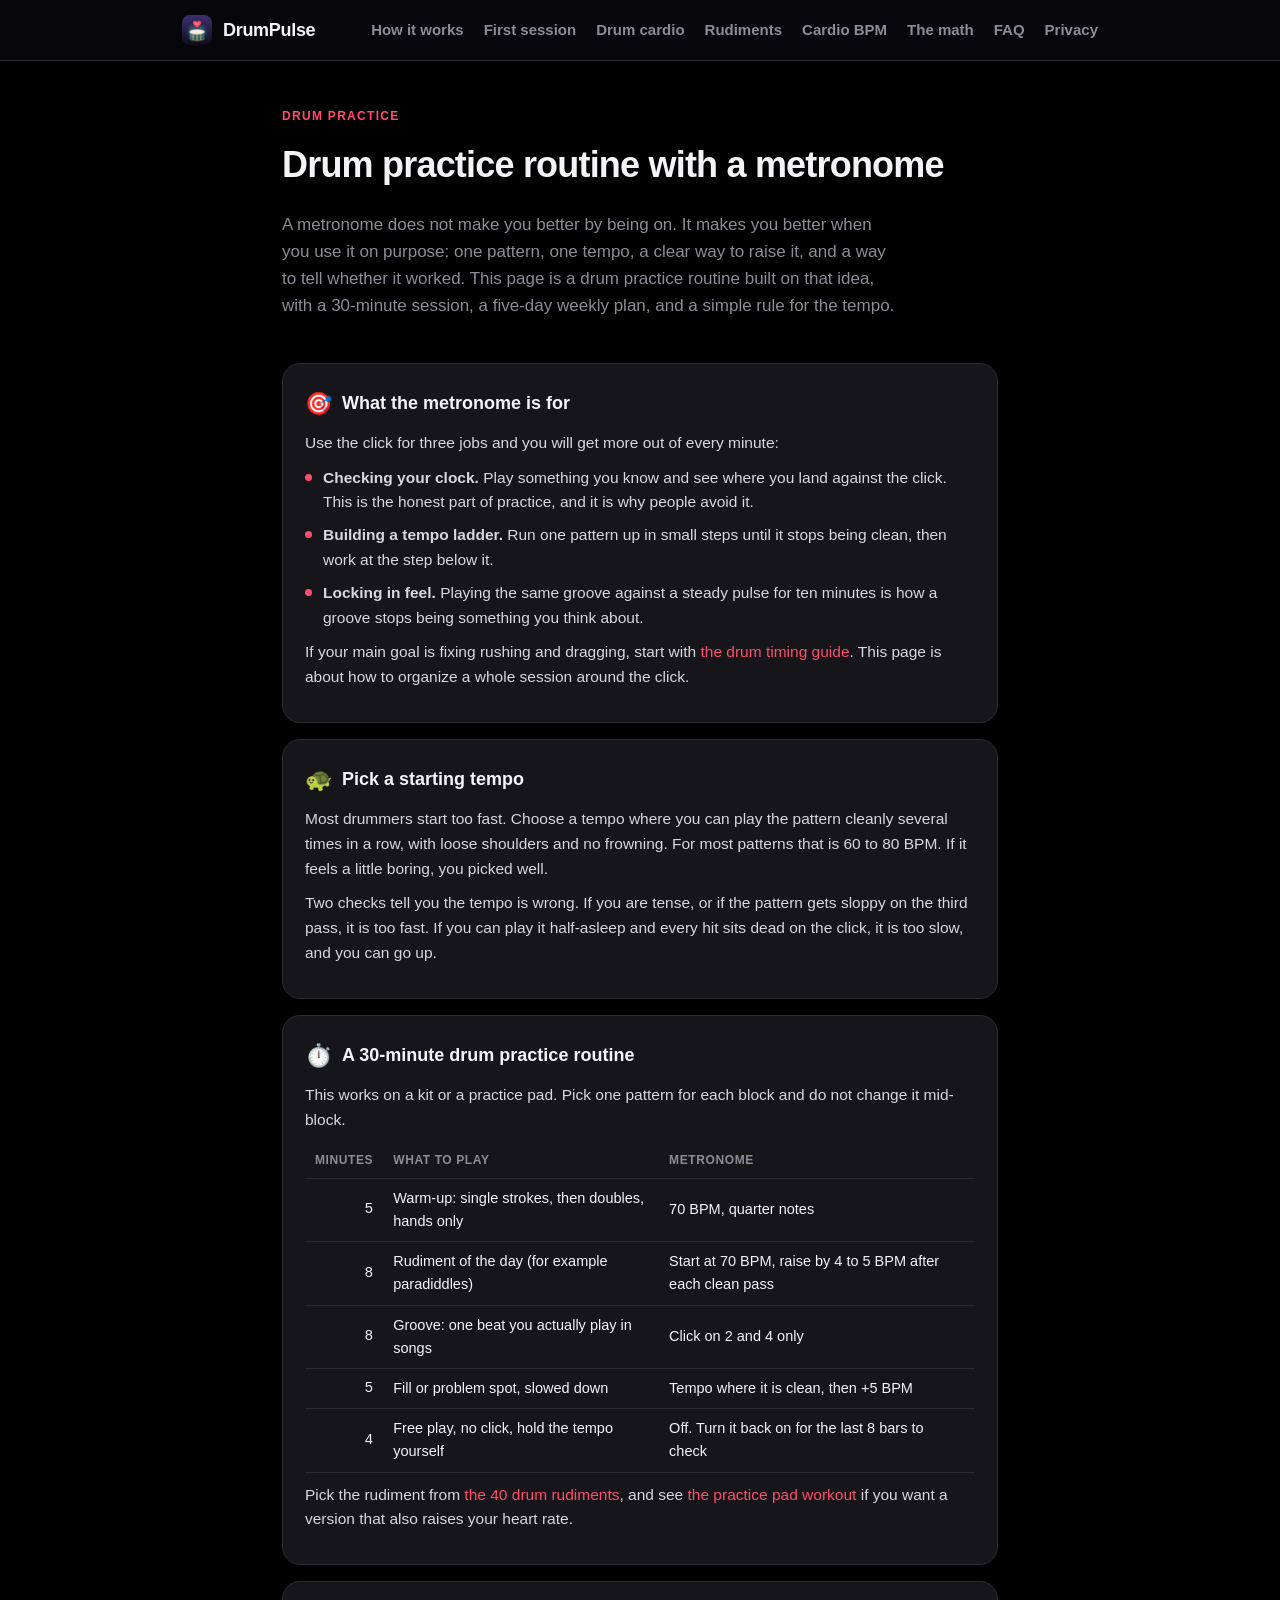
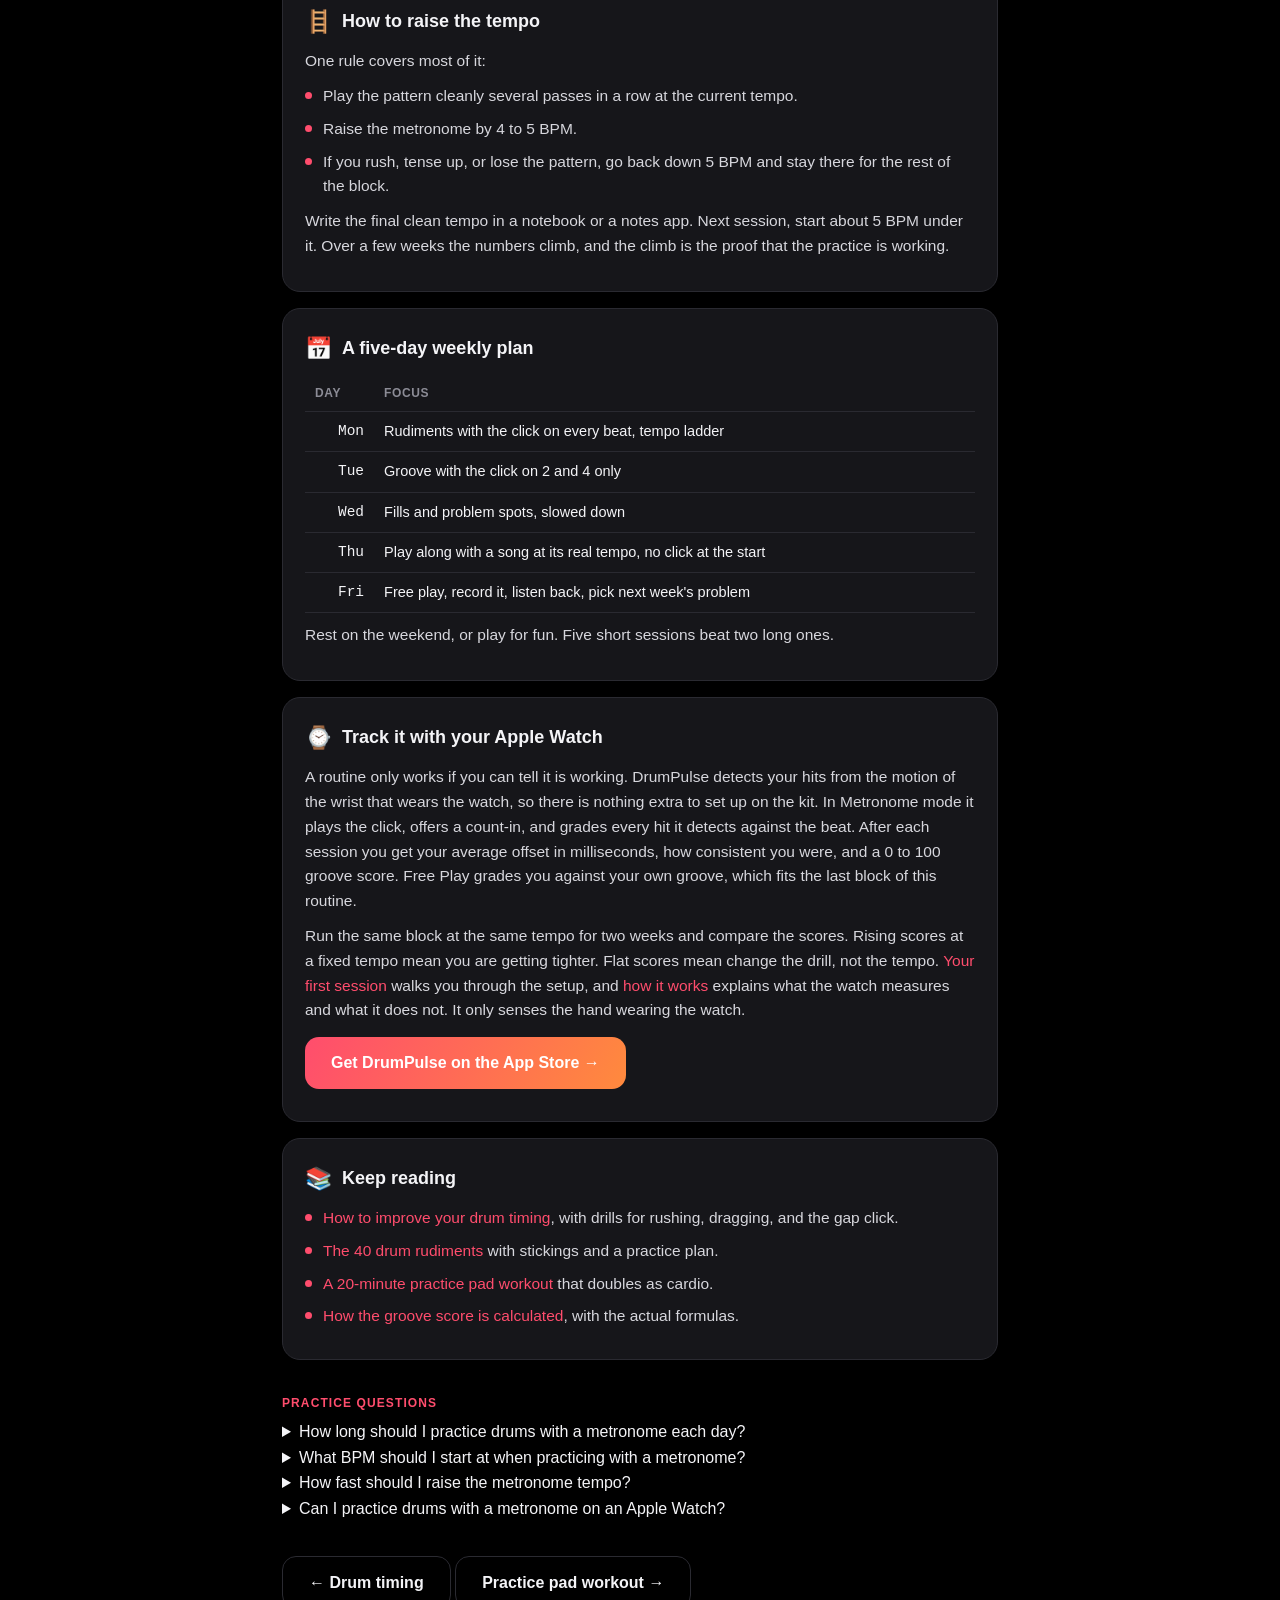
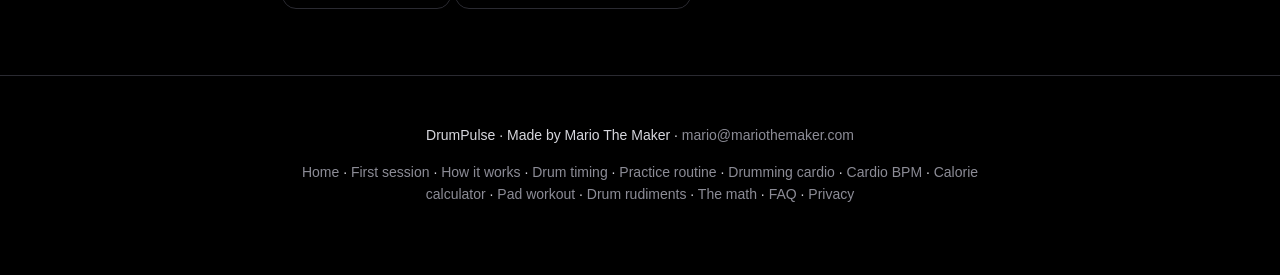
<file: drum-practice-routine.html>
<!DOCTYPE html>
<html lang="en">
<head>
<meta charset="utf-8">
<meta name="viewport" content="width=device-width, initial-scale=1, viewport-fit=cover">
<title>Drum Practice Routine with a Metronome — a 30-minute plan | DrumPulse</title>
<meta name="description" content="A drum practice routine with a metronome: what tempo to start at, a 30-minute session you can repeat, a five-day weekly plan, how to raise the tempo without losing control, and how to track whether it is working.">
<link rel="canonical" href="https://drumpulseapp.com/drum-practice-routine.html">
<link rel="icon" href="assets/icon.png">
<link rel="stylesheet" href="assets/style.css">
<meta property="og:site_name" content="DrumPulse">
<meta property="og:title" content="Drum practice routine with a metronome">
<meta property="og:description" content="A 30-minute drum practice routine, a weekly plan, and a simple rule for raising the metronome tempo.">
<meta property="og:image" content="assets/og.png">
<meta property="og:type" content="article">
<meta property="og:url" content="https://drumpulseapp.com/drum-practice-routine.html">
<script type="application/ld+json">
{
  "@context": "https://schema.org",
  "@graph": [
    {
      "@type": "Article",
      "headline": "Drum practice routine with a metronome",
      "description": "A drum practice routine with a metronome: what tempo to start at, a 30-minute session you can repeat, a five-day weekly plan, how to raise the tempo without losing control, and how to track whether it is working.",
      "author": {
        "@type": "Person",
        "name": "Mario Cruz"
      },
      "mainEntityOfPage": "https://drumpulseapp.com/drum-practice-routine.html",
      "datePublished": "2026-10-26",
      "dateModified": "2026-10-26",
      "publisher": {
        "@type": "Organization",
        "name": "DrumPulse",
        "logo": {
          "@type": "ImageObject",
          "url": "https://drumpulseapp.com/assets/icon.png"
        }
      }
    },
    {
      "@type": "FAQPage",
      "mainEntity": [
        {
          "@type": "Question",
          "name": "How long should I practice drums with a metronome each day?",
          "acceptedAnswer": {
            "@type": "Answer",
            "text": "Twenty to thirty focused minutes with a metronome is enough for most drummers, and shorter daily sessions beat one long weekly session. If you only have ten minutes, spend all of it on one pattern at one tempo instead of spreading it across several."
          }
        },
        {
          "@type": "Question",
          "name": "What BPM should I start at when practicing with a metronome?",
          "acceptedAnswer": {
            "@type": "Answer",
            "text": "Start at a tempo where you can play the pattern cleanly several times in a row without tension, which is usually well below the speed you want to reach. For most patterns that is 60 to 80 BPM. If a pattern feels easy and a little boring, the tempo is right."
          }
        },
        {
          "@type": "Question",
          "name": "How fast should I raise the metronome tempo?",
          "acceptedAnswer": {
            "@type": "Answer",
            "text": "Raise it by 4 to 5 BPM only after you play the pattern cleanly several passes in a row. If you rush or tense up after a raise, go back down 5 BPM instead of pushing through. Tempo you can not control is not progress."
          }
        },
        {
          "@type": "Question",
          "name": "Can I practice drums with a metronome on an Apple Watch?",
          "acceptedAnswer": {
            "@type": "Answer",
            "text": "Yes. In DrumPulse, Metronome mode plays a click from the watch, lets you choose a count-in, and grades each hit it detects from the wrist that wears the watch against the click. You get an average offset in milliseconds, a consistency number and a 0 to 100 groove score for each session."
          }
        }
      ]
    }
  ]
}
</script>
</head>
<body>

<header class="site">
  <div class="wrap">
    <a class="brand" href="/" style="color:inherit"><img src="assets/icon.png" alt="DrumPulse icon"><span class="bn">DrumPulse</span></a>
    <nav>
      <a href="how-it-works.html">How it works</a>
      <a href="first-session.html">First session</a>
      <a href="drumming-cardio.html">Drum cardio</a>
      <a href="drum-rudiments.html">Rudiments</a>
      <a href="drum-cardio-tempo.html">Cardio BPM</a>
      <a href="the-math.html">The math</a>
      <a href="faq.html">FAQ</a>
      <a class="wide" href="privacy.html">Privacy</a>
    </nav>
  </div>
</header>

<div class="wrap" style="padding-top:46px;padding-bottom:10px">
  <p class="eyebrow">Drum practice</p>
  <h1 style="font-size:36px;letter-spacing:-.8px;margin:0 0 10px">Drum practice routine with a metronome</h1>
  <p class="lead">A metronome does not make you better by being on. It makes you better when you use it on purpose: one pattern, one tempo, a clear way to raise it, and a way to tell whether it worked. This page is a drum practice routine built on that idea, with a 30-minute session, a five-day weekly plan, and a simple rule for the tempo.</p>
</div>

<div class="wrap" style="padding-bottom:50px">

  <div class="topic">
    <h2><span class="ic">🎯</span> What the metronome is for</h2>
    <p>Use the click for three jobs and you will get more out of every minute:</p>
    <ul>
      <li><strong>Checking your clock.</strong> Play something you know and see where you land against the click. This is the honest part of practice, and it is why people avoid it.</li>
      <li><strong>Building a tempo ladder.</strong> Run one pattern up in small steps until it stops being clean, then work at the step below it.</li>
      <li><strong>Locking in feel.</strong> Playing the same groove against a steady pulse for ten minutes is how a groove stops being something you think about.</li>
    </ul>
    <p>If your main goal is fixing rushing and dragging, start with <a href="drum-timing.html">the drum timing guide</a>. This page is about how to organize a whole session around the click.</p>
  </div>

  <div class="topic">
    <h2><span class="ic">🐢</span> Pick a starting tempo</h2>
    <p>Most drummers start too fast. Choose a tempo where you can play the pattern cleanly several times in a row, with loose shoulders and no frowning. For most patterns that is 60 to 80 BPM. If it feels a little boring, you picked well.</p>
    <p>Two checks tell you the tempo is wrong. If you are tense, or if the pattern gets sloppy on the third pass, it is too fast. If you can play it half-asleep and every hit sits dead on the click, it is too slow, and you can go up.</p>
  </div>

  <div class="topic">
    <h2><span class="ic">⏱️</span> A 30-minute drum practice routine</h2>
    <p>This works on a kit or a practice pad. Pick one pattern for each block and do not change it mid-block.</p>
    <table class="nums">
      <tr><th>Minutes</th><th>What to play</th><th>Metronome</th></tr>
      <tr><td class="n">5</td><td>Warm-up: single strokes, then doubles, hands only</td><td>70 BPM, quarter notes</td></tr>
      <tr><td class="n">8</td><td>Rudiment of the day (for example paradiddles)</td><td>Start at 70 BPM, raise by 4 to 5 BPM after each clean pass</td></tr>
      <tr><td class="n">8</td><td>Groove: one beat you actually play in songs</td><td>Click on 2 and 4 only</td></tr>
      <tr><td class="n">5</td><td>Fill or problem spot, slowed down</td><td>Tempo where it is clean, then +5 BPM</td></tr>
      <tr><td class="n">4</td><td>Free play, no click, hold the tempo yourself</td><td>Off. Turn it back on for the last 8 bars to check</td></tr>
    </table>
    <p>Pick the rudiment from <a href="drum-rudiments.html">the 40 drum rudiments</a>, and see <a href="practice-pad-workout.html">the practice pad workout</a> if you want a version that also raises your heart rate.</p>
  </div>

  <div class="topic">
    <h2><span class="ic">🪜</span> How to raise the tempo</h2>
    <p>One rule covers most of it:</p>
    <ul>
      <li>Play the pattern cleanly several passes in a row at the current tempo.</li>
      <li>Raise the metronome by 4 to 5 BPM.</li>
      <li>If you rush, tense up, or lose the pattern, go back down 5 BPM and stay there for the rest of the block.</li>
    </ul>
    <p>Write the final clean tempo in a notebook or a notes app. Next session, start about 5 BPM under it. Over a few weeks the numbers climb, and the climb is the proof that the practice is working.</p>
  </div>

  <div class="topic">
    <h2><span class="ic">📅</span> A five-day weekly plan</h2>
    <table class="nums">
      <tr><th>Day</th><th>Focus</th></tr>
      <tr><td class="n">Mon</td><td>Rudiments with the click on every beat, tempo ladder</td></tr>
      <tr><td class="n">Tue</td><td>Groove with the click on 2 and 4 only</td></tr>
      <tr><td class="n">Wed</td><td>Fills and problem spots, slowed down</td></tr>
      <tr><td class="n">Thu</td><td>Play along with a song at its real tempo, no click at the start</td></tr>
      <tr><td class="n">Fri</td><td>Free play, record it, listen back, pick next week's problem</td></tr>
    </table>
    <p>Rest on the weekend, or play for fun. Five short sessions beat two long ones.</p>
  </div>

  <div class="topic">
    <h2><span class="ic">⌚</span> Track it with your Apple Watch</h2>
    <p>A routine only works if you can tell it is working. DrumPulse detects your hits from the motion of the wrist that wears the watch, so there is nothing extra to set up on the kit. In Metronome mode it plays the click, offers a count-in, and grades every hit it detects against the beat. After each session you get your average offset in milliseconds, how consistent you were, and a 0 to 100 groove score. Free Play grades you against your own groove, which fits the last block of this routine.</p>
    <p>Run the same block at the same tempo for two weeks and compare the scores. Rising scores at a fixed tempo mean you are getting tighter. Flat scores mean change the drill, not the tempo. <a href="first-session.html">Your first session</a> walks you through the setup, and <a href="how-it-works.html">how it works</a> explains what the watch measures and what it does not. It only senses the hand wearing the watch.</p>
    <p style="margin-top:14px"><a class="btn" href="https://apps.apple.com/app/id6782245341">Get DrumPulse on the App Store →</a></p>
  </div>

  <div class="topic">
    <h2><span class="ic">📚</span> Keep reading</h2>
    <ul>
      <li><a href="drum-timing.html">How to improve your drum timing</a>, with drills for rushing, dragging, and the gap click.</li>
      <li><a href="drum-rudiments.html">The 40 drum rudiments</a> with stickings and a practice plan.</li>
      <li><a href="practice-pad-workout.html">A 20-minute practice pad workout</a> that doubles as cardio.</li>
      <li><a href="the-math.html">How the groove score is calculated</a>, with the actual formulas.</li>
    </ul>
  </div>

  <p class="faqcat">Practice questions</p>

  <details>
    <summary>How long should I practice drums with a metronome each day?</summary>
    <div class="a">Twenty to thirty focused minutes with a metronome is enough for most drummers, and shorter daily sessions beat one long weekly session. If you only have ten minutes, spend all of it on one pattern at one tempo instead of spreading it across several.</div>
  </details>

  <details>
    <summary>What BPM should I start at when practicing with a metronome?</summary>
    <div class="a">Start at a tempo where you can play the pattern cleanly several times in a row without tension, which is usually well below the speed you want to reach. For most patterns that is 60 to 80 BPM. If a pattern feels easy and a little boring, the tempo is right.</div>
  </details>

  <details>
    <summary>How fast should I raise the metronome tempo?</summary>
    <div class="a">Raise it by 4 to 5 BPM only after you play the pattern cleanly several passes in a row. If you rush or tense up after a raise, go back down 5 BPM instead of pushing through. Tempo you can not control is not progress.</div>
  </details>

  <details>
    <summary>Can I practice drums with a metronome on an Apple Watch?</summary>
    <div class="a">Yes. In DrumPulse, Metronome mode plays a click from the watch, lets you choose a count-in, and grades each hit it detects from the wrist that wears the watch against the click. You get an average offset in milliseconds, a consistency number and a 0 to 100 groove score for each session.</div>
  </details>

  <p style="margin-top:34px"><a class="btn ghost" href="drum-timing.html">← Drum timing</a> <a class="btn ghost" href="practice-pad-workout.html">Practice pad workout →</a></p>
</div>

<footer class="site">
  <div class="wrap">
    <p>DrumPulse · Made by Mario The Maker · <a class="em" href="#" data-u="mario" data-d="mariothemaker.com">mario [at] mariothemaker [dot] com</a></p>
    <p><a href="/">Home</a> · <a href="first-session.html">First session</a> · <a href="how-it-works.html">How it works</a> · <a href="drum-timing.html">Drum timing</a> · <a href="drum-practice-routine.html">Practice routine</a> · <a href="drumming-cardio.html">Drumming cardio</a> · <a href="drum-cardio-tempo.html">Cardio BPM</a> · <a href="drumming-calories-calculator.html">Calorie calculator</a> · <a href="practice-pad-workout.html">Pad workout</a> · <a href="drum-rudiments.html">Drum rudiments</a> · <a href="the-math.html">The math</a> · <a href="faq.html">FAQ</a> · <a href="privacy.html">Privacy</a></p>
  </div>
</footer>

<script src="assets/em.js" defer></script>
</body>
</html>
</file>
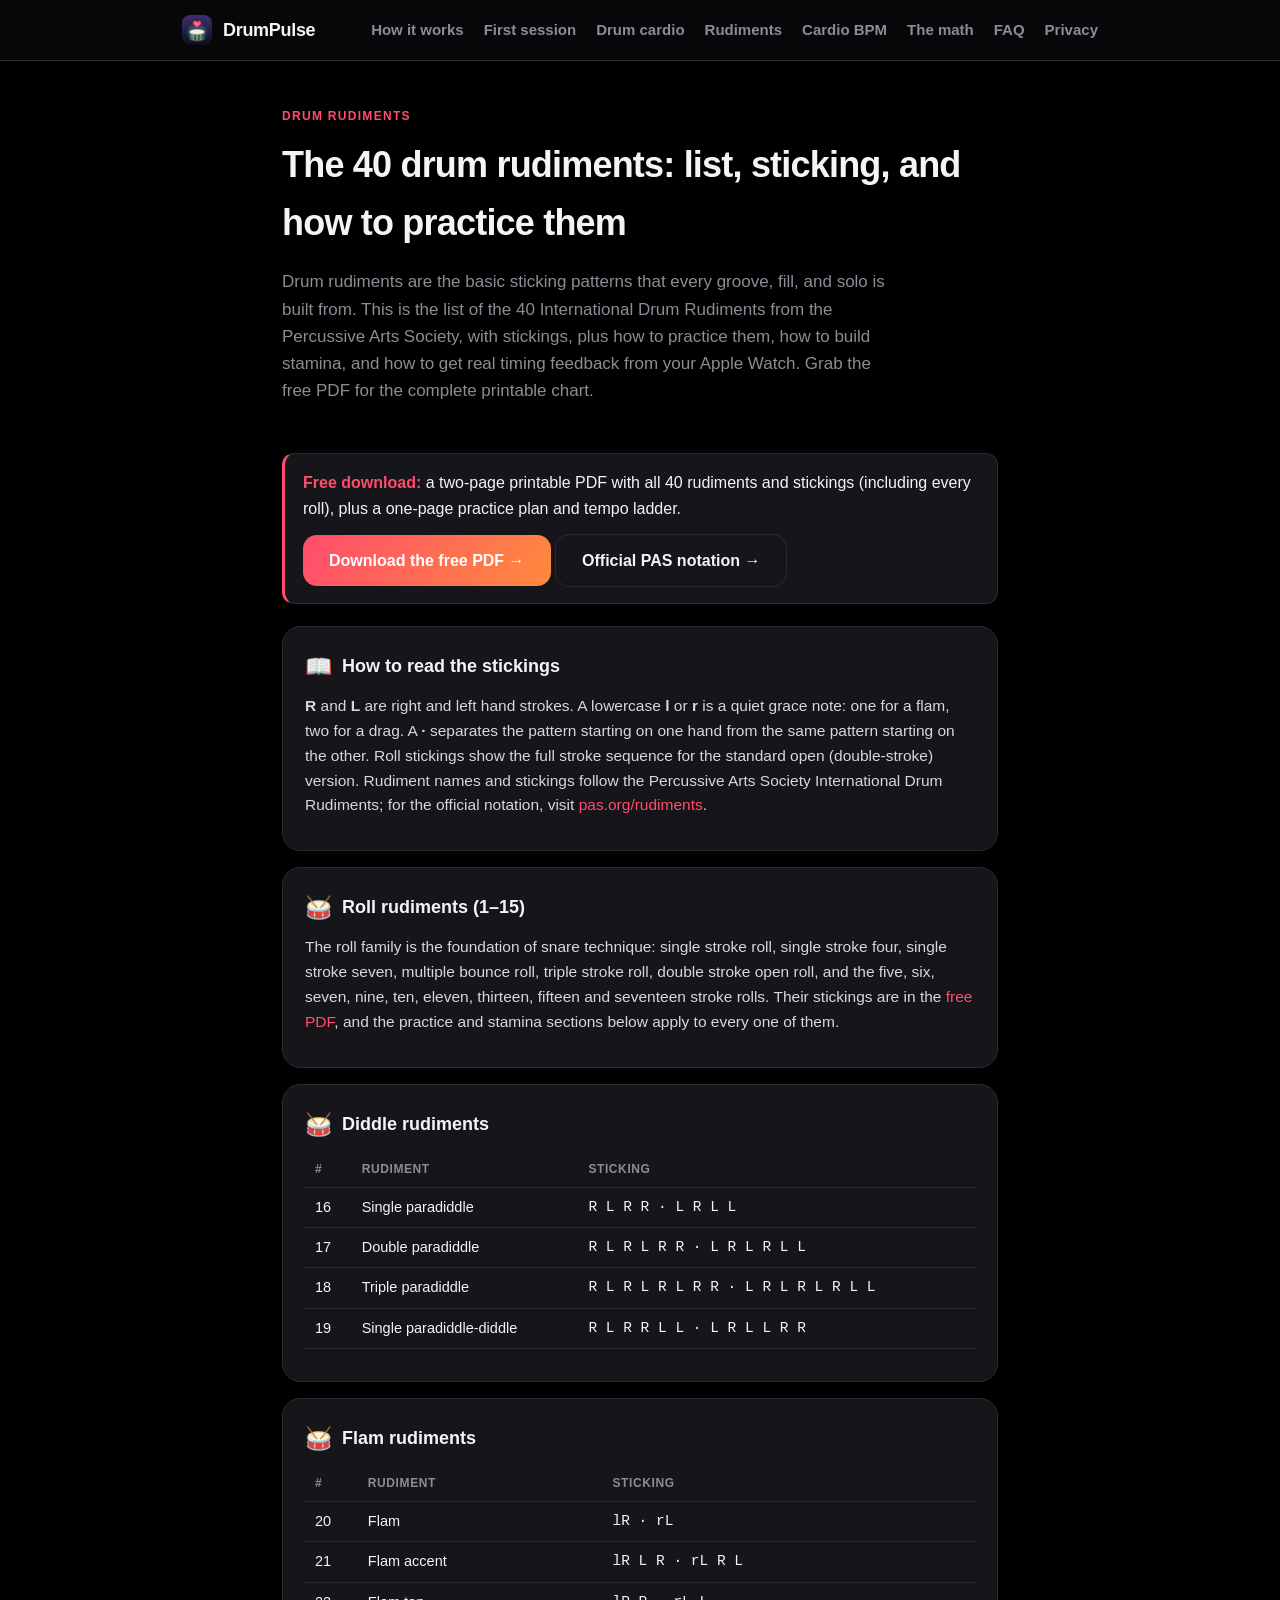
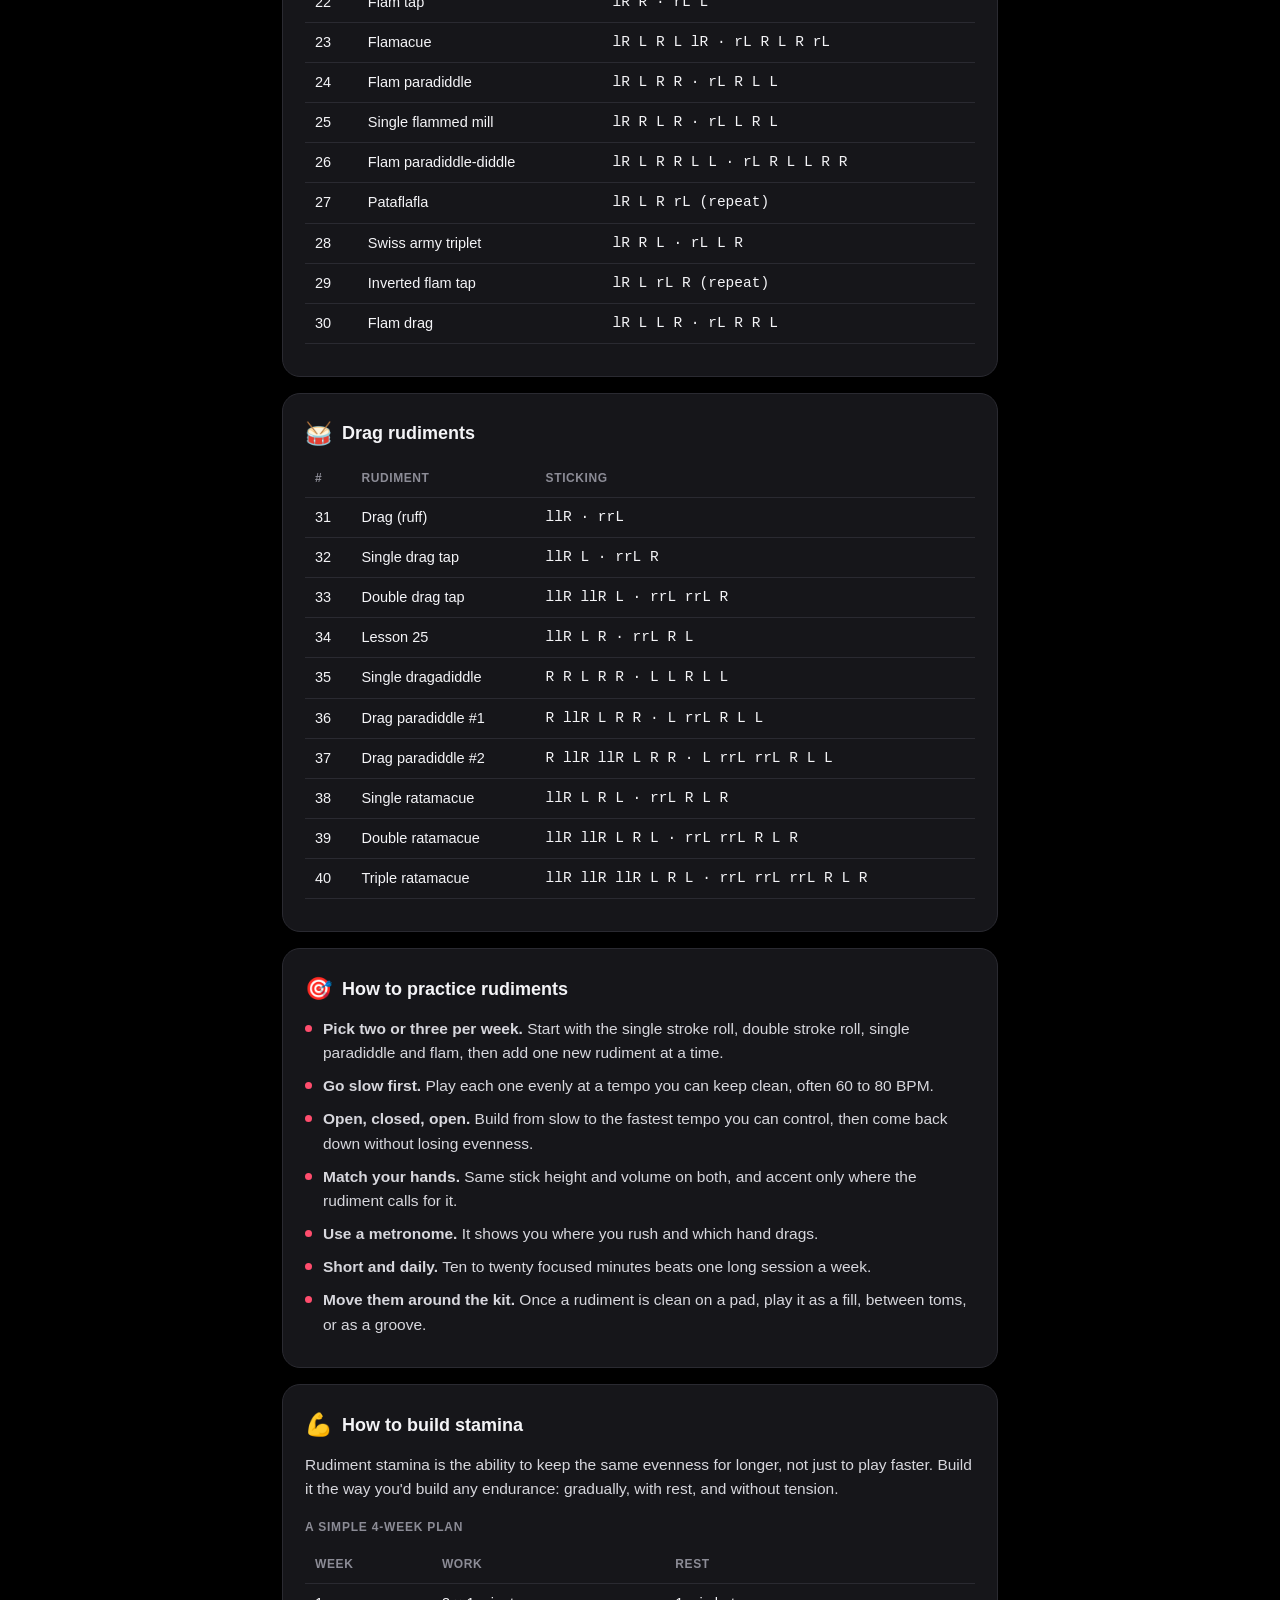
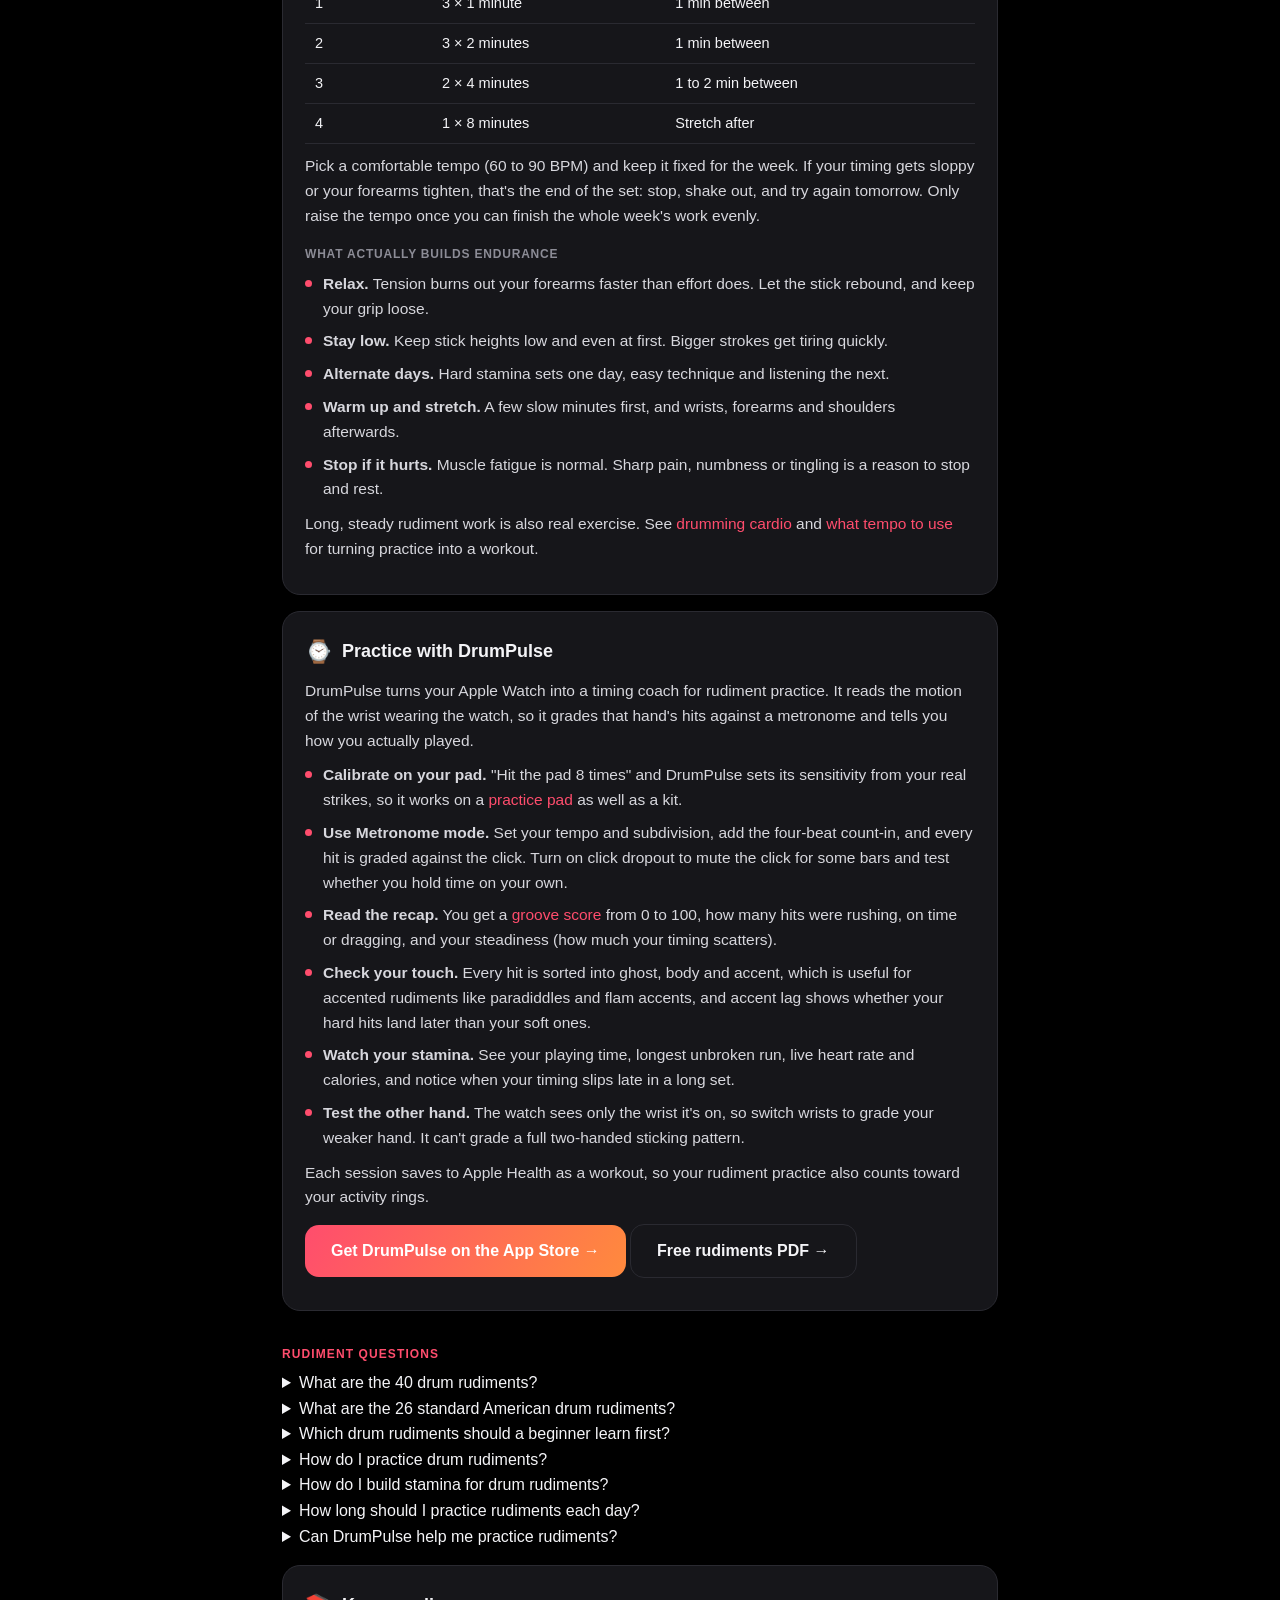
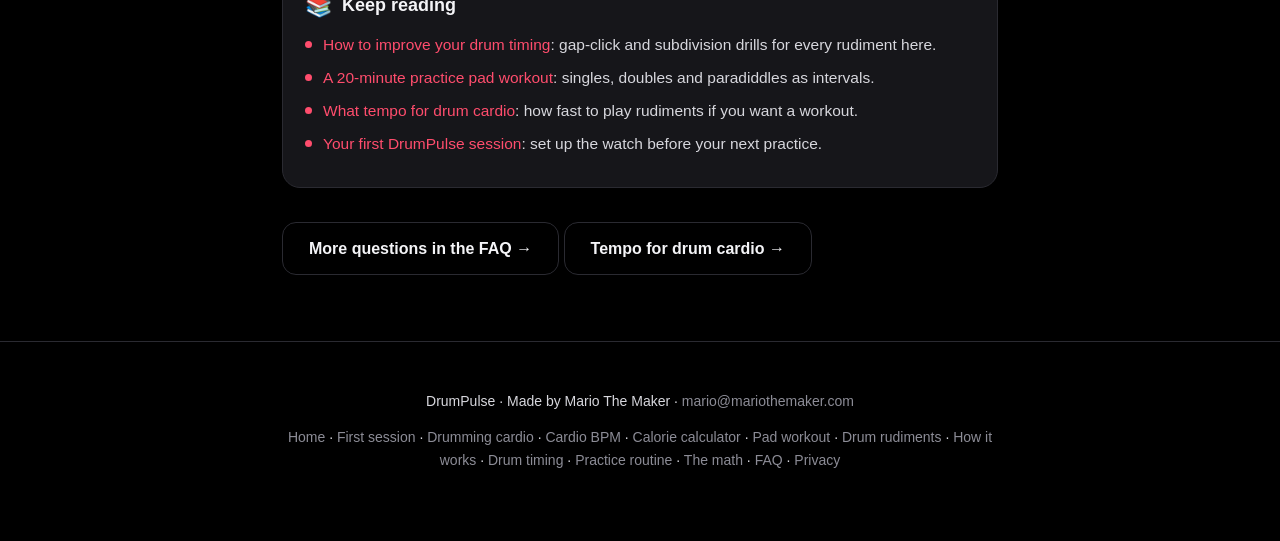
<file: drum-rudiments.html>
<!DOCTYPE html>
<html lang="en">
<head>
<meta charset="utf-8">
<meta name="viewport" content="width=device-width, initial-scale=1, viewport-fit=cover">
<title>The 40 Drum Rudiments — stickings, practice plan &amp; stamina | DrumPulse</title>
<meta name="description" content="All 40 International Drum Rudiments (PAS) grouped into rolls, diddles, flams and drags, with sticking patterns, how to read them, and how to practice rudiments with a metronome and timing feedback.">
<link rel="canonical" href="https://drumpulseapp.com/drum-rudiments.html">
<link rel="icon" href="assets/icon.png">
<link rel="stylesheet" href="assets/style.css">
<meta property="og:site_name" content="DrumPulse">
<meta property="og:title" content="The 40 drum rudiments: list and sticking">
<meta property="og:description" content="Rolls, diddles, flams and drags, with sticking patterns and how to practice them.">
<meta property="og:image" content="assets/og.png">
<meta property="og:type" content="article">
<meta property="og:url" content="https://drumpulseapp.com/drum-rudiments.html">
<script type="application/ld+json">{
  "@context": "https://schema.org",
  "@graph": [
    {
      "@type": "Article",
      "headline": "The 40 drum rudiments: list, sticking, and how to practice them",
      "description": "All 40 International Drum Rudiments (PAS) grouped into rolls, diddles, flams and drags, with sticking patterns, how to read them, and how to practice rudiments with a metronome and timing feedback.",
      "author": {
        "@type": "Person",
        "name": "Mario Cruz"
      },
      "mainEntityOfPage": "https://drumpulseapp.com/drum-rudiments.html",
      "dateModified": "2026-10-07",
      "publisher": {
        "@type": "Organization",
        "name": "DrumPulse",
        "logo": {
          "@type": "ImageObject",
          "url": "https://drumpulseapp.com/assets/icon.png"
        }
      }
    },
    {
      "@type": "FAQPage",
      "mainEntity": [
        {
          "@type": "Question",
          "name": "What are the 40 drum rudiments?",
          "acceptedAnswer": {
            "@type": "Answer",
            "text": "The 40 International Drum Rudiments are the standard list of snare drum rudiments maintained by the Percussive Arts Society (PAS). They are grouped into roll rudiments, diddle rudiments, flam rudiments, and drag rudiments, and include the single stroke roll, double stroke roll, paradiddles, flams, drags, and ratamacues."
          }
        },
        {
          "@type": "Question",
          "name": "What are the 26 standard American drum rudiments?",
          "acceptedAnswer": {
            "@type": "Answer",
            "text": "The 26 Standard American Drum Rudiments are the original list from the National Association of Rudimental Drummers (NARD). The PAS later expanded the list to the 40 International Drum Rudiments, which keep the original core and add more."
          }
        },
        {
          "@type": "Question",
          "name": "Which drum rudiments should a beginner learn first?",
          "acceptedAnswer": {
            "@type": "Answer",
            "text": "Most teachers start with the single stroke roll, the double stroke roll, the single paradiddle, and the flam. Those four cover alternating strokes, doubles, mixed sticking, and grace notes, and they show up constantly in grooves and fills."
          }
        },
        {
          "@type": "Question",
          "name": "How do I practice drum rudiments?",
          "acceptedAnswer": {
            "@type": "Answer",
            "text": "Start slowly with a metronome and play each rudiment evenly. Practice it open to closed to open: begin slow, speed up gradually to your limit, then slow back down. Keep stick heights consistent and relax your grip. Short daily sessions work better than one long one."
          }
        },
        {
          "@type": "Question",
          "name": "Can DrumPulse help me practice rudiments?",
          "acceptedAnswer": {
            "@type": "Answer",
            "text": "Yes, for the hand wearing the watch. Put the watch on one wrist, play a rudiment on a pad to a metronome, and DrumPulse grades the timing of that hand's hits and shows whether you rush or drag, plus how even your touch is. It measures one hand, so it cannot grade a full sticking pattern across both hands."
          }
        },
        {
          "@type": "Question",
          "name": "How do I build stamina for drum rudiments?",
          "acceptedAnswer": {
            "@type": "Answer",
            "text": "Build it gradually. Pick a comfortable tempo, play a rudiment evenly for a set time, rest, and repeat, adding a little time each week, for example 3 sets of 1 minute, then 3 of 2, then 2 of 4. Stay relaxed, keep your stick heights low, and stop if timing gets sloppy or you feel sharp pain. Only raise the tempo once you can finish the whole workload evenly."
          }
        },
        {
          "@type": "Question",
          "name": "How long should I practice rudiments each day?",
          "acceptedAnswer": {
            "@type": "Answer",
            "text": "Ten to twenty focused minutes a day is enough for most players, and consistency matters more than length. Spend the time on two or three rudiments at a controlled tempo with a metronome."
          }
        }
      ]
    }
  ]
}</script>
</head>
<body>

<header class="site">
  <div class="wrap">
    <a class="brand" href="/" style="color:inherit"><img src="assets/icon.png" alt="DrumPulse icon"><span class="bn">DrumPulse</span></a>
    <nav>
      <a href="how-it-works.html">How it works</a>
      <a href="first-session.html">First session</a>
      <a href="drumming-cardio.html">Drum cardio</a>
      <a href="drum-rudiments.html">Rudiments</a>
      <a href="drum-cardio-tempo.html">Cardio BPM</a>
      <a href="the-math.html">The math</a>
      <a href="faq.html">FAQ</a>
      <a class="wide" href="privacy.html">Privacy</a>
    </nav>
  </div>
</header>

<div class="wrap" style="padding-top:46px;padding-bottom:10px">
  <p class="eyebrow">Drum rudiments</p>
  <h1 style="font-size:36px;letter-spacing:-.8px;margin:0 0 10px">The 40 drum rudiments: list, sticking, and how to practice them</h1>
  <p class="lead">Drum rudiments are the basic sticking patterns that every groove, fill, and solo is built from. This is the list of the 40 International Drum Rudiments from the Percussive Arts Society, with stickings, plus how to practice them, how to build stamina, and how to get real timing feedback from your Apple Watch. Grab the free PDF for the complete printable chart.</p>
</div>

<div class="wrap" style="padding-bottom:50px">

    <div class="callout" style="border-left-color:var(--brand)"><b style="color:var(--brand)">Free download:</b> a two-page printable PDF with all 40 rudiments and stickings (including every roll), plus a one-page practice plan and tempo ladder.<br><a class="btn" style="margin-top:12px" href="assets/downloads/DrumPulse-40-Drum-Rudiments.pdf" download>Download the free PDF →</a> <a class="btn ghost" style="margin-top:12px" href="https://pas.org/rudiments" target="_blank" rel="noopener noreferrer">Official PAS notation →</a></div>

  <div class="topic">
    <h2><span class="ic">📖</span> How to read the stickings</h2>
    <p><strong>R</strong> and <strong>L</strong> are right and left hand strokes. A lowercase <strong>l</strong> or <strong>r</strong> is a quiet grace note: one for a flam, two for a drag. A <strong>·</strong> separates the pattern starting on one hand from the same pattern starting on the other. Roll stickings show the full stroke sequence for the standard open (double-stroke) version. Rudiment names and stickings follow the Percussive Arts Society International Drum Rudiments; for the official notation, visit <a href="https://pas.org/rudiments" target="_blank" rel="noopener noreferrer">pas.org/rudiments</a>.</p>
  </div>

  <div class="topic">
    <h2><span class="ic">🥁</span> Roll rudiments (1–15)</h2>
    <p>The roll family is the foundation of snare technique: single stroke roll, single stroke four, single stroke seven, multiple bounce roll, triple stroke roll, double stroke open roll, and the five, six, seven, nine, ten, eleven, thirteen, fifteen and seventeen stroke rolls. Their stickings are in the <a href="assets/downloads/DrumPulse-40-Drum-Rudiments.pdf" download>free PDF</a>, and the practice and stamina sections below apply to every one of them.</p>
  </div>

  <div class="topic">
    <h2><span class="ic">🥁</span> Diddle rudiments</h2>
    <table class="nums">
      <tr><th>#</th><th>Rudiment</th><th>Sticking</th></tr>
      <tr><td>16</td><td>Single paradiddle</td><td class="n" style="text-align:left">R L R R · L R L L</td></tr>
      <tr><td>17</td><td>Double paradiddle</td><td class="n" style="text-align:left">R L R L R R · L R L R L L</td></tr>
      <tr><td>18</td><td>Triple paradiddle</td><td class="n" style="text-align:left">R L R L R L R R · L R L R L R L L</td></tr>
      <tr><td>19</td><td>Single paradiddle-diddle</td><td class="n" style="text-align:left">R L R R L L · L R L L R R</td></tr>
    </table>
  </div>

  <div class="topic">
    <h2><span class="ic">🥁</span> Flam rudiments</h2>
    <table class="nums">
      <tr><th>#</th><th>Rudiment</th><th>Sticking</th></tr>
      <tr><td>20</td><td>Flam</td><td class="n" style="text-align:left">lR · rL</td></tr>
      <tr><td>21</td><td>Flam accent</td><td class="n" style="text-align:left">lR L R · rL R L</td></tr>
      <tr><td>22</td><td>Flam tap</td><td class="n" style="text-align:left">lR R · rL L</td></tr>
      <tr><td>23</td><td>Flamacue</td><td class="n" style="text-align:left">lR L R L lR · rL R L R rL</td></tr>
      <tr><td>24</td><td>Flam paradiddle</td><td class="n" style="text-align:left">lR L R R · rL R L L</td></tr>
      <tr><td>25</td><td>Single flammed mill</td><td class="n" style="text-align:left">lR R L R · rL L R L</td></tr>
      <tr><td>26</td><td>Flam paradiddle-diddle</td><td class="n" style="text-align:left">lR L R R L L · rL R L L R R</td></tr>
      <tr><td>27</td><td>Pataflafla</td><td class="n" style="text-align:left">lR L R rL (repeat)</td></tr>
      <tr><td>28</td><td>Swiss army triplet</td><td class="n" style="text-align:left">lR R L · rL L R</td></tr>
      <tr><td>29</td><td>Inverted flam tap</td><td class="n" style="text-align:left">lR L rL R (repeat)</td></tr>
      <tr><td>30</td><td>Flam drag</td><td class="n" style="text-align:left">lR L L R · rL R R L</td></tr>
    </table>
  </div>

  <div class="topic">
    <h2><span class="ic">🥁</span> Drag rudiments</h2>
    <table class="nums">
      <tr><th>#</th><th>Rudiment</th><th>Sticking</th></tr>
      <tr><td>31</td><td>Drag (ruff)</td><td class="n" style="text-align:left">llR · rrL</td></tr>
      <tr><td>32</td><td>Single drag tap</td><td class="n" style="text-align:left">llR L · rrL R</td></tr>
      <tr><td>33</td><td>Double drag tap</td><td class="n" style="text-align:left">llR llR L · rrL rrL R</td></tr>
      <tr><td>34</td><td>Lesson 25</td><td class="n" style="text-align:left">llR L R · rrL R L</td></tr>
      <tr><td>35</td><td>Single dragadiddle</td><td class="n" style="text-align:left">R R L R R · L L R L L</td></tr>
      <tr><td>36</td><td>Drag paradiddle #1</td><td class="n" style="text-align:left">R llR L R R · L rrL R L L</td></tr>
      <tr><td>37</td><td>Drag paradiddle #2</td><td class="n" style="text-align:left">R llR llR L R R · L rrL rrL R L L</td></tr>
      <tr><td>38</td><td>Single ratamacue</td><td class="n" style="text-align:left">llR L R L · rrL R L R</td></tr>
      <tr><td>39</td><td>Double ratamacue</td><td class="n" style="text-align:left">llR llR L R L · rrL rrL R L R</td></tr>
      <tr><td>40</td><td>Triple ratamacue</td><td class="n" style="text-align:left">llR llR llR L R L · rrL rrL rrL R L R</td></tr>
    </table>
  </div>

  <div class="topic">
    <h2><span class="ic">🎯</span> How to practice rudiments</h2>
    <ul>
      <li><strong>Pick two or three per week.</strong> Start with the single stroke roll, double stroke roll, single paradiddle and flam, then add one new rudiment at a time.</li>
      <li><strong>Go slow first.</strong> Play each one evenly at a tempo you can keep clean, often 60 to 80 BPM.</li>
      <li><strong>Open, closed, open.</strong> Build from slow to the fastest tempo you can control, then come back down without losing evenness.</li>
      <li><strong>Match your hands.</strong> Same stick height and volume on both, and accent only where the rudiment calls for it.</li>
      <li><strong>Use a metronome.</strong> It shows you where you rush and which hand drags.</li>
      <li><strong>Short and daily.</strong> Ten to twenty focused minutes beats one long session a week.</li>
      <li><strong>Move them around the kit.</strong> Once a rudiment is clean on a pad, play it as a fill, between toms, or as a groove.</li>
    </ul>
  </div>

  <div class="topic">
    <h2><span class="ic">💪</span> How to build stamina</h2>
    <p>Rudiment stamina is the ability to keep the same evenness for longer, not just to play faster. Build it the way you'd build any endurance: gradually, with rest, and without tension.</p>
    <div class="sub">A simple 4-week plan</div>
    <table class="nums">
      <tr><th>Week</th><th>Work</th><th>Rest</th></tr>
      <tr><td>1</td><td>3 × 1 minute</td><td>1 min between</td></tr>
      <tr><td>2</td><td>3 × 2 minutes</td><td>1 min between</td></tr>
      <tr><td>3</td><td>2 × 4 minutes</td><td>1 to 2 min between</td></tr>
      <tr><td>4</td><td>1 × 8 minutes</td><td>Stretch after</td></tr>
    </table>
    <p>Pick a comfortable tempo (60 to 90 BPM) and keep it fixed for the week. If your timing gets sloppy or your forearms tighten, that's the end of the set: stop, shake out, and try again tomorrow. Only raise the tempo once you can finish the whole week's work evenly.</p>
    <div class="sub">What actually builds endurance</div>
    <ul>
      <li><strong>Relax.</strong> Tension burns out your forearms faster than effort does. Let the stick rebound, and keep your grip loose.</li>
      <li><strong>Stay low.</strong> Keep stick heights low and even at first. Bigger strokes get tiring quickly.</li>
      <li><strong>Alternate days.</strong> Hard stamina sets one day, easy technique and listening the next.</li>
      <li><strong>Warm up and stretch.</strong> A few slow minutes first, and wrists, forearms and shoulders afterwards.</li>
      <li><strong>Stop if it hurts.</strong> Muscle fatigue is normal. Sharp pain, numbness or tingling is a reason to stop and rest.</li>
    </ul>
    <p>Long, steady rudiment work is also real exercise. See <a href="drumming-cardio.html">drumming cardio</a> and <a href="drum-cardio-tempo.html">what tempo to use</a> for turning practice into a workout.</p>
  </div>

  <div class="topic">
    <h2><span class="ic">⌚</span> Practice with DrumPulse</h2>
    <p>DrumPulse turns your Apple Watch into a timing coach for rudiment practice. It reads the motion of the wrist wearing the watch, so it grades that hand's hits against a metronome and tells you how you actually played.</p>
    <ul>
      <li><strong>Calibrate on your pad.</strong> "Hit the pad 8 times" and DrumPulse sets its sensitivity from your real strikes, so it works on a <a href="practice-pad-workout.html">practice pad</a> as well as a kit.</li>
      <li><strong>Use Metronome mode.</strong> Set your tempo and subdivision, add the four-beat count-in, and every hit is graded against the click. Turn on click dropout to mute the click for some bars and test whether you hold time on your own.</li>
      <li><strong>Read the recap.</strong> You get a <a href="the-math.html">groove score</a> from 0 to 100, how many hits were rushing, on time or dragging, and your steadiness (how much your timing scatters).</li>
      <li><strong>Check your touch.</strong> Every hit is sorted into ghost, body and accent, which is useful for accented rudiments like paradiddles and flam accents, and accent lag shows whether your hard hits land later than your soft ones.</li>
      <li><strong>Watch your stamina.</strong> See your playing time, longest unbroken run, live heart rate and calories, and notice when your timing slips late in a long set.</li>
      <li><strong>Test the other hand.</strong> The watch sees only the wrist it's on, so switch wrists to grade your weaker hand. It can't grade a full two-handed sticking pattern.</li>
    </ul>
    <p>Each session saves to Apple Health as a workout, so your rudiment practice also counts toward your activity rings.</p>
    <p style="margin-top:14px"><a class="btn" href="https://apps.apple.com/app/id6782245341">Get DrumPulse on the App Store →</a> <a class="btn ghost" href="assets/downloads/DrumPulse-40-Drum-Rudiments.pdf" download>Free rudiments PDF →</a></p>
  </div>

  <p class="faqcat">Rudiment questions</p>

  <details>
    <summary>What are the 40 drum rudiments?</summary>
    <div class="a">The 40 International Drum Rudiments are the standard list of snare drum rudiments maintained by the Percussive Arts Society (PAS). They are grouped into roll rudiments, diddle rudiments, flam rudiments, and drag rudiments, and include the single stroke roll, double stroke roll, paradiddles, flams, drags, and ratamacues.</div>
  </details>

  <details>
    <summary>What are the 26 standard American drum rudiments?</summary>
    <div class="a">The 26 Standard American Drum Rudiments are the original list from the National Association of Rudimental Drummers (NARD). The PAS later expanded the list to the 40 International Drum Rudiments, which keep the original core and add more.</div>
  </details>

  <details>
    <summary>Which drum rudiments should a beginner learn first?</summary>
    <div class="a">Most teachers start with the single stroke roll, the double stroke roll, the single paradiddle, and the flam. Those four cover alternating strokes, doubles, mixed sticking, and grace notes, and they show up constantly in grooves and fills.</div>
  </details>

  <details>
    <summary>How do I practice drum rudiments?</summary>
    <div class="a">Start slowly with a metronome and play each rudiment evenly. Practice it open to closed to open: begin slow, speed up gradually to your limit, then slow back down. Keep stick heights consistent and relax your grip. Short daily sessions work better than one long one.</div>
  </details>

  <details>
    <summary>How do I build stamina for drum rudiments?</summary>
    <div class="a">Build it gradually. Pick a comfortable tempo, play a rudiment evenly for a set time, rest, and repeat, adding a little time each week, for example 3 sets of 1 minute, then 3 of 2, then 2 of 4. Stay relaxed, keep your stick heights low, and stop if timing gets sloppy or you feel sharp pain. Only raise the tempo once you can finish the whole workload evenly.</div>
  </details>

  <details>
    <summary>How long should I practice rudiments each day?</summary>
    <div class="a">Ten to twenty focused minutes a day is enough for most players, and consistency matters more than length. Spend the time on two or three rudiments at a controlled tempo with a metronome.</div>
  </details>

  <details>
    <summary>Can DrumPulse help me practice rudiments?</summary>
    <div class="a">Yes, for the hand wearing the watch. Put the watch on one wrist, play a rudiment on a pad to a metronome, and DrumPulse grades the timing of that hand's hits and shows whether you rush or drag, plus how even your touch is. It measures one hand, so it cannot grade a full sticking pattern across both hands.</div>
  </details>

  <div class="topic">
    <h2><span class="ic">📚</span> Keep reading</h2>
    <ul>
      <li><a href="drum-timing.html">How to improve your drum timing</a>: gap-click and subdivision drills for every rudiment here.</li>
      <li><a href="practice-pad-workout.html">A 20-minute practice pad workout</a>: singles, doubles and paradiddles as intervals.</li>
      <li><a href="drum-cardio-tempo.html">What tempo for drum cardio</a>: how fast to play rudiments if you want a workout.</li>
      <li><a href="first-session.html">Your first DrumPulse session</a>: set up the watch before your next practice.</li>
    </ul>
  </div>

  <p style="margin-top:34px"><a class="btn ghost" href="faq.html">More questions in the FAQ →</a> <a class="btn ghost" href="drum-cardio-tempo.html">Tempo for drum cardio →</a></p>
</div>

<footer class="site">
  <div class="wrap">
    <p>DrumPulse · Made by Mario The Maker · <a class="em" href="#" data-u="mario" data-d="mariothemaker.com">mario [at] mariothemaker [dot] com</a></p>
    <p><a href="/">Home</a> · <a href="first-session.html">First session</a> · <a href="drumming-cardio.html">Drumming cardio</a> · <a href="drum-cardio-tempo.html">Cardio BPM</a> · <a href="drumming-calories-calculator.html">Calorie calculator</a> · <a href="practice-pad-workout.html">Pad workout</a> · <a href="drum-rudiments.html">Drum rudiments</a> · <a href="how-it-works.html">How it works</a> · <a href="drum-timing.html">Drum timing</a> · <a href="drum-practice-routine.html">Practice routine</a> · <a href="the-math.html">The math</a> · <a href="faq.html">FAQ</a> · <a href="privacy.html">Privacy</a></p>
  </div>
</footer>

<script src="assets/em.js" defer></script>
</body>
</html>
</file>
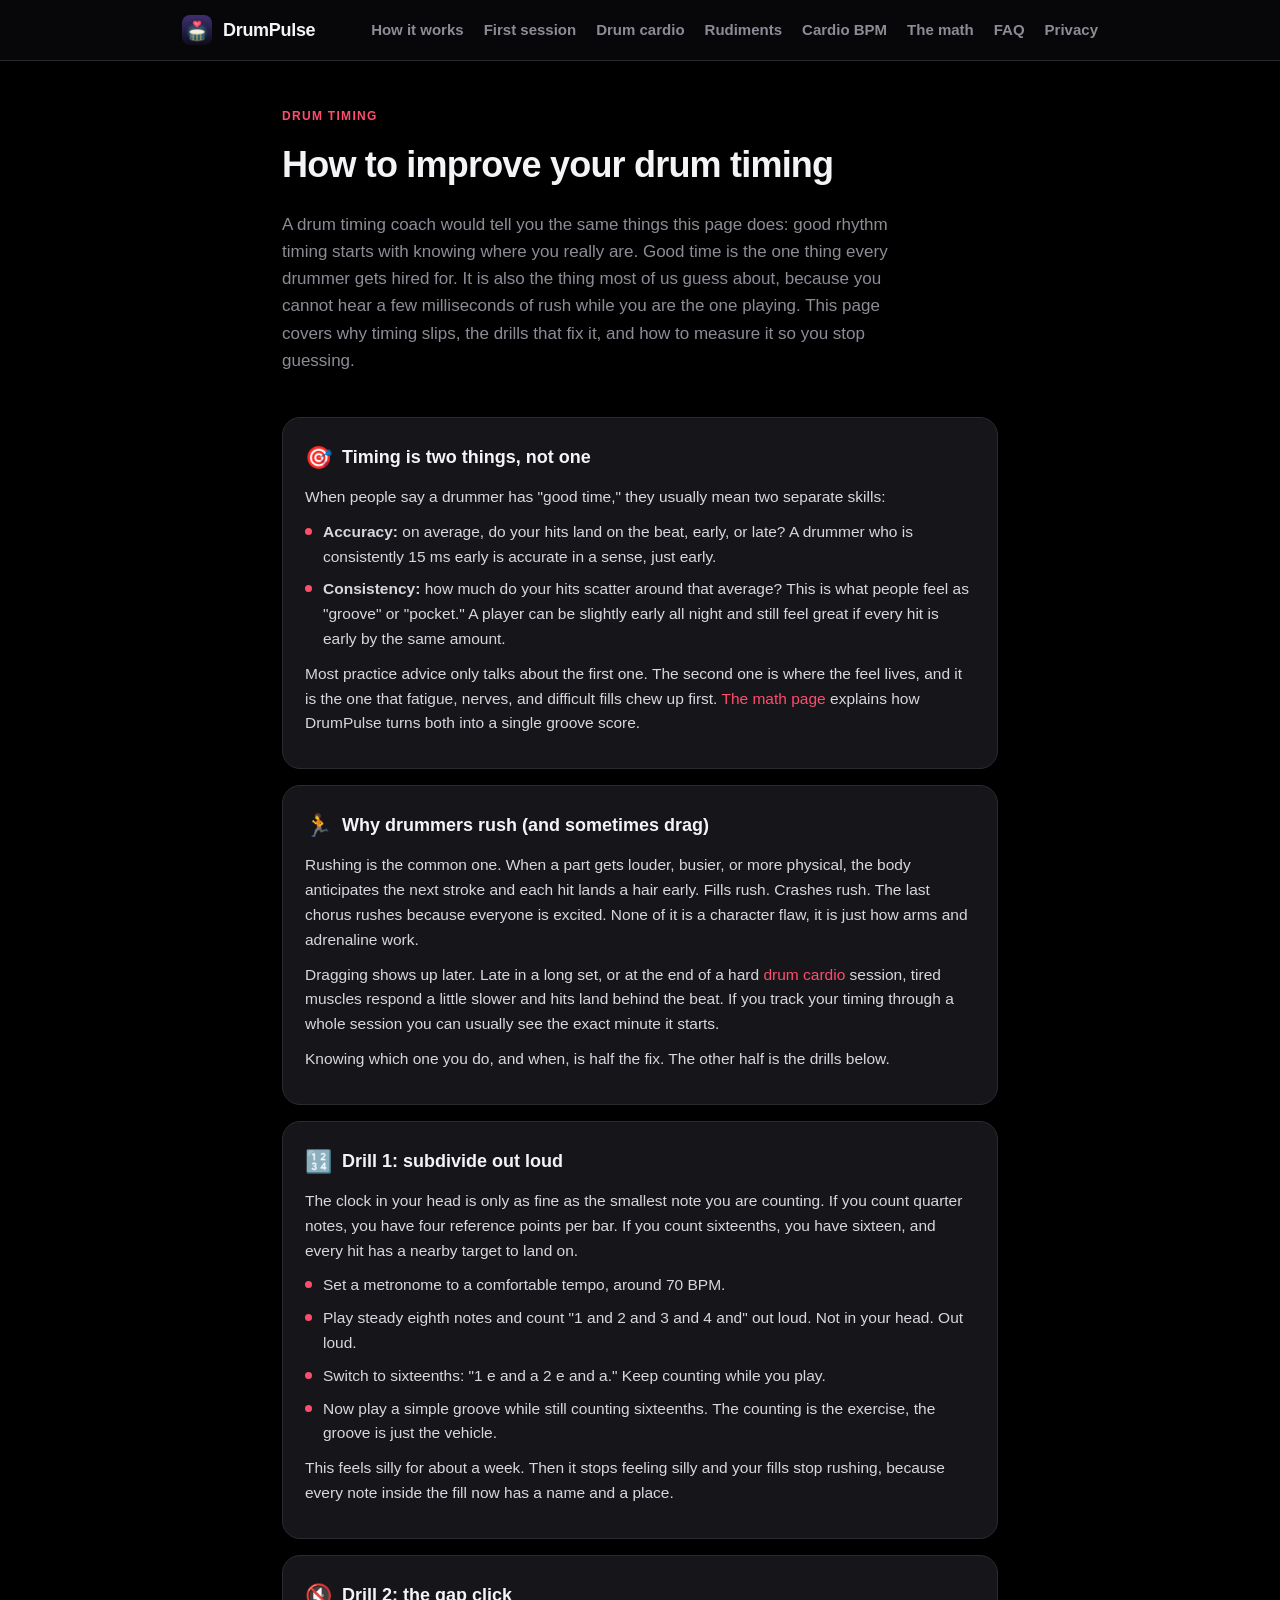
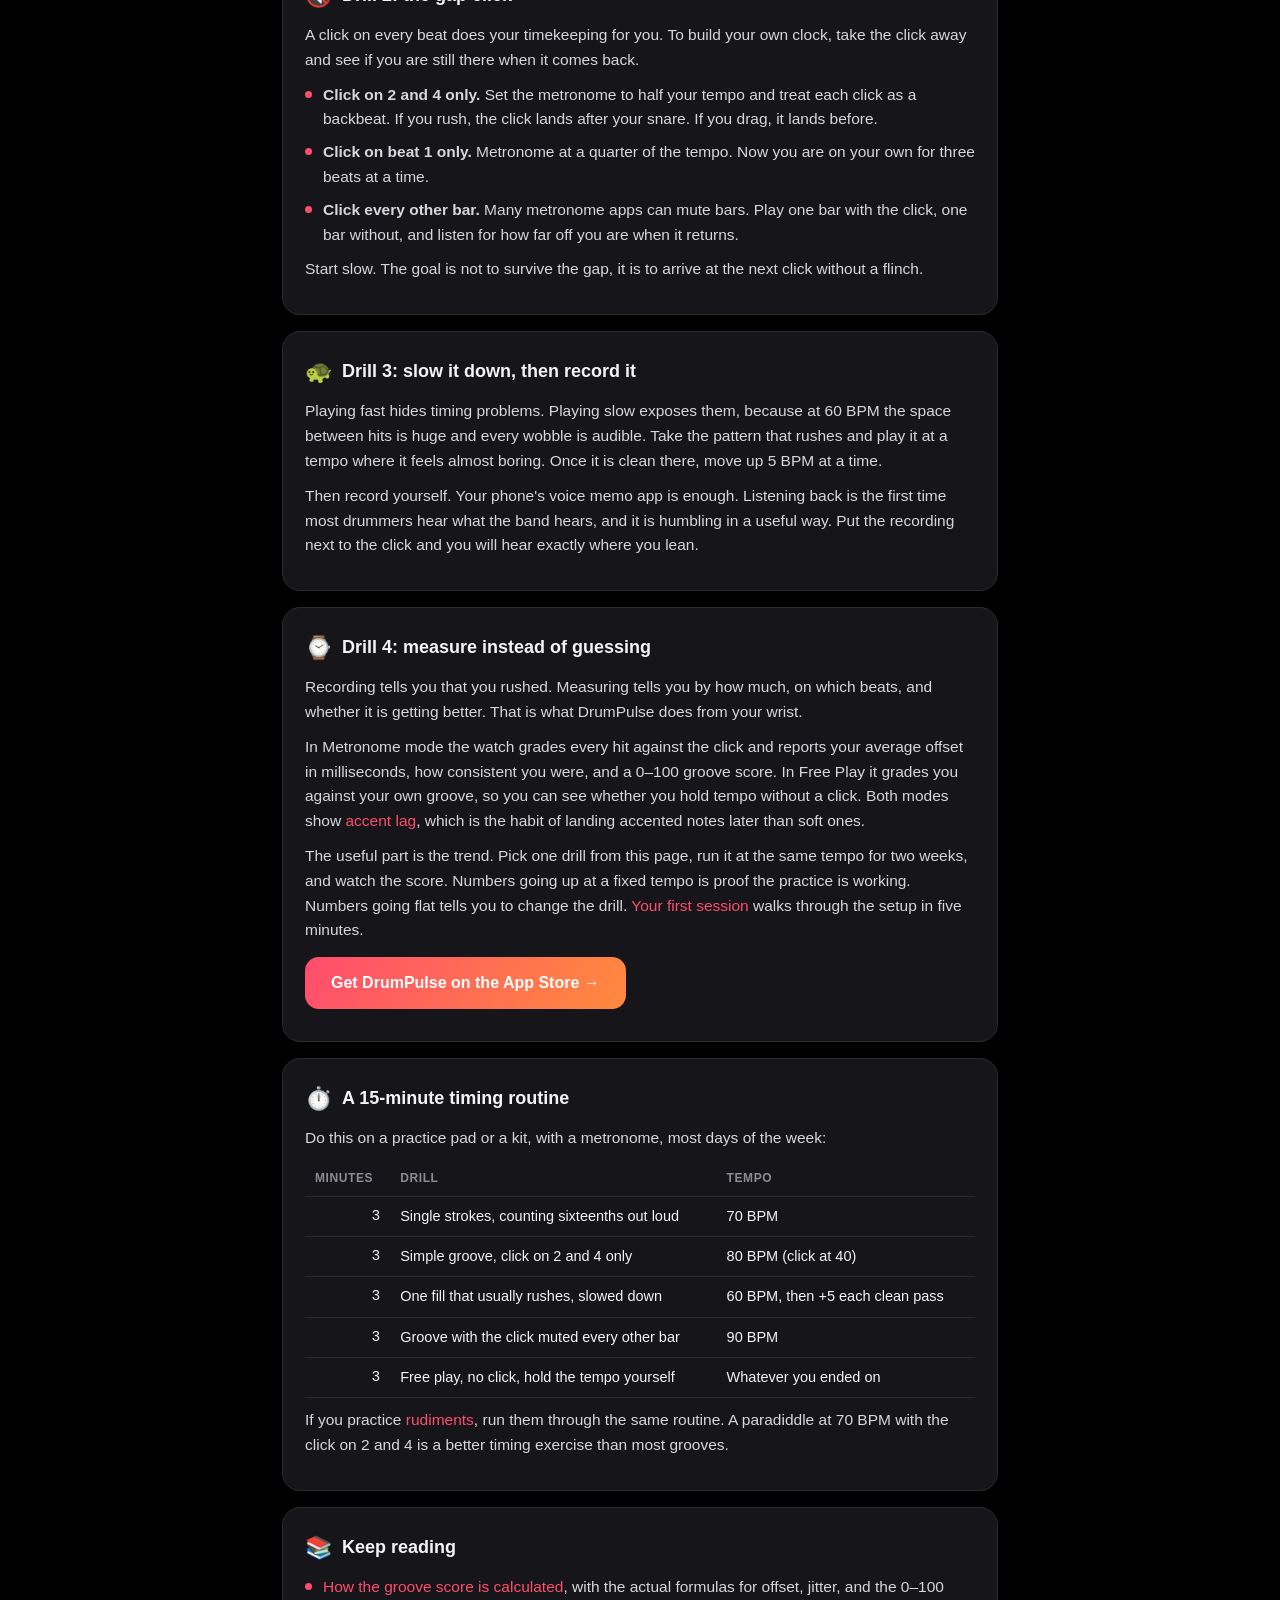
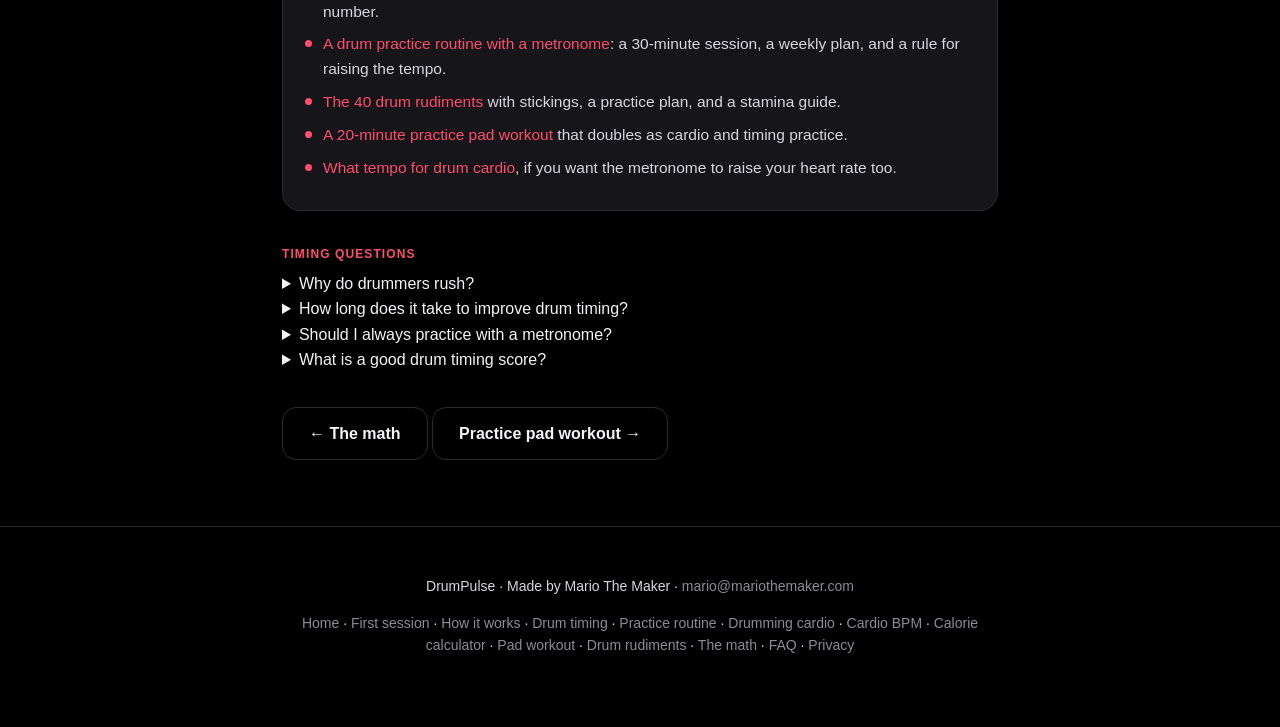
<file: drum-timing.html>
<!DOCTYPE html>
<html lang="en">
<head>
<meta charset="utf-8">
<meta name="viewport" content="width=device-width, initial-scale=1, viewport-fit=cover">
<title>How to Improve Your Drum Timing — stop rushing and dragging | DrumPulse</title>
<meta name="description" content="A practical guide to better drum timing: why drummers rush, how to subdivide, gap-click and half-time metronome drills, how to record and measure yourself, and a 15-minute timing routine you can do on a pad or kit.">
<link rel="canonical" href="https://drumpulseapp.com/drum-timing.html">
<link rel="icon" href="assets/icon.png">
<link rel="stylesheet" href="assets/style.css">
<meta property="og:site_name" content="DrumPulse">
<meta property="og:title" content="How to improve your drum timing">
<meta property="og:description" content="Why drummers rush, the drills that fix it, and how to measure your timing instead of guessing.">
<meta property="og:image" content="assets/og.png">
<meta property="og:type" content="article">
<meta property="og:url" content="https://drumpulseapp.com/drum-timing.html">
<script type="application/ld+json">
{
  "@context": "https://schema.org",
  "@graph": [
    {
      "@type": "Article",
      "headline": "How to improve your drum timing",
      "description": "A practical guide to better drum timing: why drummers rush, how to subdivide, gap-click and half-time metronome drills, how to record and measure yourself, and a 15-minute timing routine you can do on a pad or kit.",
      "author": {
        "@type": "Person",
        "name": "Mario Cruz"
      },
      "mainEntityOfPage": "https://drumpulseapp.com/drum-timing.html",
      "dateModified": "2026-10-26",
      "publisher": {
        "@type": "Organization",
        "name": "DrumPulse",
        "logo": {
          "@type": "ImageObject",
          "url": "https://drumpulseapp.com/assets/icon.png"
        }
      }
    },
    {
      "@type": "FAQPage",
      "mainEntity": [
        {
          "@type": "Question",
          "name": "Why do drummers rush?",
          "acceptedAnswer": {
            "@type": "Answer",
            "text": "Mostly excitement and effort. When a part gets louder, busier, or more physical, the body tends to anticipate the next hit, and each note lands a little early. Fatigue does the opposite late in a set, when hits start landing late. Both are normal and both are fixable with slow, measured practice."
          }
        },
        {
          "@type": "Question",
          "name": "How long does it take to improve drum timing?",
          "acceptedAnswer": {
            "@type": "Answer",
            "text": "Most drummers notice a change within a few weeks of short daily timing work, around 10 to 15 minutes a day with a metronome. Big, lasting changes take months, because timing lives in habit, not knowledge. Measuring your timing each session makes the progress visible so it is easier to keep going."
          }
        },
        {
          "@type": "Question",
          "name": "Should I always practice with a metronome?",
          "acceptedAnswer": {
            "@type": "Answer",
            "text": "No. Use the metronome to build and check your internal clock, then practice without it so you learn to hold tempo on your own. A good split is most technical practice with a click and some free playing or play-along without one. DrumPulse scores both: Metronome mode grades you against the click, Free Play grades you against your own groove."
          }
        },
        {
          "@type": "Question",
          "name": "What is a good drum timing score?",
          "acceptedAnswer": {
            "@type": "Answer",
            "text": "It depends on the tempo and the pattern, so compare yourself with yourself. In DrumPulse the groove score runs 0 to 100 and combines how far your hits land from the beat with how consistent they are. A rising score at the same tempo over a few weeks is the signal that matters, more than any single number."
          }
        }
      ]
    }
  ]
}
</script>
</head>
<body>

<header class="site">
  <div class="wrap">
    <a class="brand" href="/" style="color:inherit"><img src="assets/icon.png" alt="DrumPulse icon"><span class="bn">DrumPulse</span></a>
    <nav>
      <a href="how-it-works.html">How it works</a>
      <a href="first-session.html">First session</a>
      <a href="drumming-cardio.html">Drum cardio</a>
      <a href="drum-rudiments.html">Rudiments</a>
      <a href="drum-cardio-tempo.html">Cardio BPM</a>
      <a href="the-math.html">The math</a>
      <a href="faq.html">FAQ</a>
      <a class="wide" href="privacy.html">Privacy</a>
    </nav>
  </div>
</header>

<div class="wrap" style="padding-top:46px;padding-bottom:10px">
  <p class="eyebrow">Drum timing</p>
  <h1 style="font-size:36px;letter-spacing:-.8px;margin:0 0 10px">How to improve your drum timing</h1>
  <p class="lead">A drum timing coach would tell you the same things this page does: good rhythm timing starts with knowing where you really are. Good time is the one thing every drummer gets hired for. It is also the thing most of us guess about, because you cannot hear a few milliseconds of rush while you are the one playing. This page covers why timing slips, the drills that fix it, and how to measure it so you stop guessing.</p>
</div>

<div class="wrap" style="padding-bottom:50px">

  <div class="topic">
    <h2><span class="ic">🎯</span> Timing is two things, not one</h2>
    <p>When people say a drummer has "good time," they usually mean two separate skills:</p>
    <ul>
      <li><strong>Accuracy:</strong> on average, do your hits land on the beat, early, or late? A drummer who is consistently 15 ms early is accurate in a sense, just early.</li>
      <li><strong>Consistency:</strong> how much do your hits scatter around that average? This is what people feel as "groove" or "pocket." A player can be slightly early all night and still feel great if every hit is early by the same amount.</li>
    </ul>
    <p>Most practice advice only talks about the first one. The second one is where the feel lives, and it is the one that fatigue, nerves, and difficult fills chew up first. <a href="the-math.html">The math page</a> explains how DrumPulse turns both into a single groove score.</p>
  </div>

  <div class="topic">
    <h2><span class="ic">🏃</span> Why drummers rush (and sometimes drag)</h2>
    <p>Rushing is the common one. When a part gets louder, busier, or more physical, the body anticipates the next stroke and each hit lands a hair early. Fills rush. Crashes rush. The last chorus rushes because everyone is excited. None of it is a character flaw, it is just how arms and adrenaline work.</p>
    <p>Dragging shows up later. Late in a long set, or at the end of a hard <a href="drumming-cardio.html">drum cardio</a> session, tired muscles respond a little slower and hits land behind the beat. If you track your timing through a whole session you can usually see the exact minute it starts.</p>
    <p>Knowing which one you do, and when, is half the fix. The other half is the drills below.</p>
  </div>

  <div class="topic">
    <h2><span class="ic">🔢</span> Drill 1: subdivide out loud</h2>
    <p>The clock in your head is only as fine as the smallest note you are counting. If you count quarter notes, you have four reference points per bar. If you count sixteenths, you have sixteen, and every hit has a nearby target to land on.</p>
    <ul>
      <li>Set a metronome to a comfortable tempo, around 70 BPM.</li>
      <li>Play steady eighth notes and count "1 and 2 and 3 and 4 and" out loud. Not in your head. Out loud.</li>
      <li>Switch to sixteenths: "1 e and a 2 e and a." Keep counting while you play.</li>
      <li>Now play a simple groove while still counting sixteenths. The counting is the exercise, the groove is just the vehicle.</li>
    </ul>
    <p>This feels silly for about a week. Then it stops feeling silly and your fills stop rushing, because every note inside the fill now has a name and a place.</p>
  </div>

  <div class="topic">
    <h2><span class="ic">🔇</span> Drill 2: the gap click</h2>
    <p>A click on every beat does your timekeeping for you. To build your own clock, take the click away and see if you are still there when it comes back.</p>
    <ul>
      <li><strong>Click on 2 and 4 only.</strong> Set the metronome to half your tempo and treat each click as a backbeat. If you rush, the click lands after your snare. If you drag, it lands before.</li>
      <li><strong>Click on beat 1 only.</strong> Metronome at a quarter of the tempo. Now you are on your own for three beats at a time.</li>
      <li><strong>Click every other bar.</strong> Many metronome apps can mute bars. Play one bar with the click, one bar without, and listen for how far off you are when it returns.</li>
    </ul>
    <p>Start slow. The goal is not to survive the gap, it is to arrive at the next click without a flinch.</p>
  </div>

  <div class="topic">
    <h2><span class="ic">🐢</span> Drill 3: slow it down, then record it</h2>
    <p>Playing fast hides timing problems. Playing slow exposes them, because at 60 BPM the space between hits is huge and every wobble is audible. Take the pattern that rushes and play it at a tempo where it feels almost boring. Once it is clean there, move up 5 BPM at a time.</p>
    <p>Then record yourself. Your phone's voice memo app is enough. Listening back is the first time most drummers hear what the band hears, and it is humbling in a useful way. Put the recording next to the click and you will hear exactly where you lean.</p>
  </div>

  <div class="topic">
    <h2><span class="ic">⌚</span> Drill 4: measure instead of guessing</h2>
    <p>Recording tells you that you rushed. Measuring tells you by how much, on which beats, and whether it is getting better. That is what DrumPulse does from your wrist.</p>
    <p>In Metronome mode the watch grades every hit against the click and reports your average offset in milliseconds, how consistent you were, and a 0–100 groove score. In Free Play it grades you against your own groove, so you can see whether you hold tempo without a click. Both modes show <a href="how-it-works.html">accent lag</a>, which is the habit of landing accented notes later than soft ones.</p>
    <p>The useful part is the trend. Pick one drill from this page, run it at the same tempo for two weeks, and watch the score. Numbers going up at a fixed tempo is proof the practice is working. Numbers going flat tells you to change the drill. <a href="first-session.html">Your first session</a> walks through the setup in five minutes.</p>
    <p style="margin-top:14px"><a class="btn" href="https://apps.apple.com/app/id6782245341">Get DrumPulse on the App Store →</a></p>
  </div>

  <div class="topic">
    <h2><span class="ic">⏱️</span> A 15-minute timing routine</h2>
    <p>Do this on a practice pad or a kit, with a metronome, most days of the week:</p>
    <table class="nums">
      <tr><th>Minutes</th><th>Drill</th><th>Tempo</th></tr>
      <tr><td class="n">3</td><td>Single strokes, counting sixteenths out loud</td><td>70 BPM</td></tr>
      <tr><td class="n">3</td><td>Simple groove, click on 2 and 4 only</td><td>80 BPM (click at 40)</td></tr>
      <tr><td class="n">3</td><td>One fill that usually rushes, slowed down</td><td>60 BPM, then +5 each clean pass</td></tr>
      <tr><td class="n">3</td><td>Groove with the click muted every other bar</td><td>90 BPM</td></tr>
      <tr><td class="n">3</td><td>Free play, no click, hold the tempo yourself</td><td>Whatever you ended on</td></tr>
    </table>
    <p>If you practice <a href="drum-rudiments.html">rudiments</a>, run them through the same routine. A paradiddle at 70 BPM with the click on 2 and 4 is a better timing exercise than most grooves.</p>
  </div>

  <div class="topic">
    <h2><span class="ic">📚</span> Keep reading</h2>
    <ul>
      <li><a href="the-math.html">How the groove score is calculated</a>, with the actual formulas for offset, jitter, and the 0–100 number.</li>
      <li><a href="drum-practice-routine.html">A drum practice routine with a metronome</a>: a 30-minute session, a weekly plan, and a rule for raising the tempo.</li>
      <li><a href="drum-rudiments.html">The 40 drum rudiments</a> with stickings, a practice plan, and a stamina guide.</li>
      <li><a href="practice-pad-workout.html">A 20-minute practice pad workout</a> that doubles as cardio and timing practice.</li>
      <li><a href="drum-cardio-tempo.html">What tempo for drum cardio</a>, if you want the metronome to raise your heart rate too.</li>
    </ul>
  </div>

  <p class="faqcat">Timing questions</p>

  <details>
    <summary>Why do drummers rush?</summary>
    <div class="a">Mostly excitement and effort. When a part gets louder, busier, or more physical, the body tends to anticipate the next hit, and each note lands a little early. Fatigue does the opposite late in a set, when hits start landing late. Both are normal and both are fixable with slow, measured practice.</div>
  </details>

  <details>
    <summary>How long does it take to improve drum timing?</summary>
    <div class="a">Most drummers notice a change within a few weeks of short daily timing work, around 10 to 15 minutes a day with a metronome. Big, lasting changes take months, because timing lives in habit, not knowledge. Measuring your timing each session makes the progress visible so it is easier to keep going.</div>
  </details>

  <details>
    <summary>Should I always practice with a metronome?</summary>
    <div class="a">No. Use the metronome to build and check your internal clock, then practice without it so you learn to hold tempo on your own. A good split is most technical practice with a click and some free playing or play-along without one. DrumPulse scores both: Metronome mode grades you against the click, Free Play grades you against your own groove.</div>
  </details>

  <details>
    <summary>What is a good drum timing score?</summary>
    <div class="a">It depends on the tempo and the pattern, so compare yourself with yourself. In DrumPulse the groove score runs 0 to 100 and combines how far your hits land from the beat with how consistent they are. A rising score at the same tempo over a few weeks is the signal that matters, more than any single number.</div>
  </details>

  <p style="margin-top:34px"><a class="btn ghost" href="the-math.html">← The math</a> <a class="btn ghost" href="practice-pad-workout.html">Practice pad workout →</a></p>
</div>

<footer class="site">
  <div class="wrap">
    <p>DrumPulse · Made by Mario The Maker · <a class="em" href="#" data-u="mario" data-d="mariothemaker.com">mario [at] mariothemaker [dot] com</a></p>
    <p><a href="/">Home</a> · <a href="first-session.html">First session</a> · <a href="how-it-works.html">How it works</a> · <a href="drum-timing.html">Drum timing</a> · <a href="drum-practice-routine.html">Practice routine</a> · <a href="drumming-cardio.html">Drumming cardio</a> · <a href="drum-cardio-tempo.html">Cardio BPM</a> · <a href="drumming-calories-calculator.html">Calorie calculator</a> · <a href="practice-pad-workout.html">Pad workout</a> · <a href="drum-rudiments.html">Drum rudiments</a> · <a href="the-math.html">The math</a> · <a href="faq.html">FAQ</a> · <a href="privacy.html">Privacy</a></p>
  </div>
</footer>

<script src="assets/em.js" defer></script>
</body>
</html>
</file>
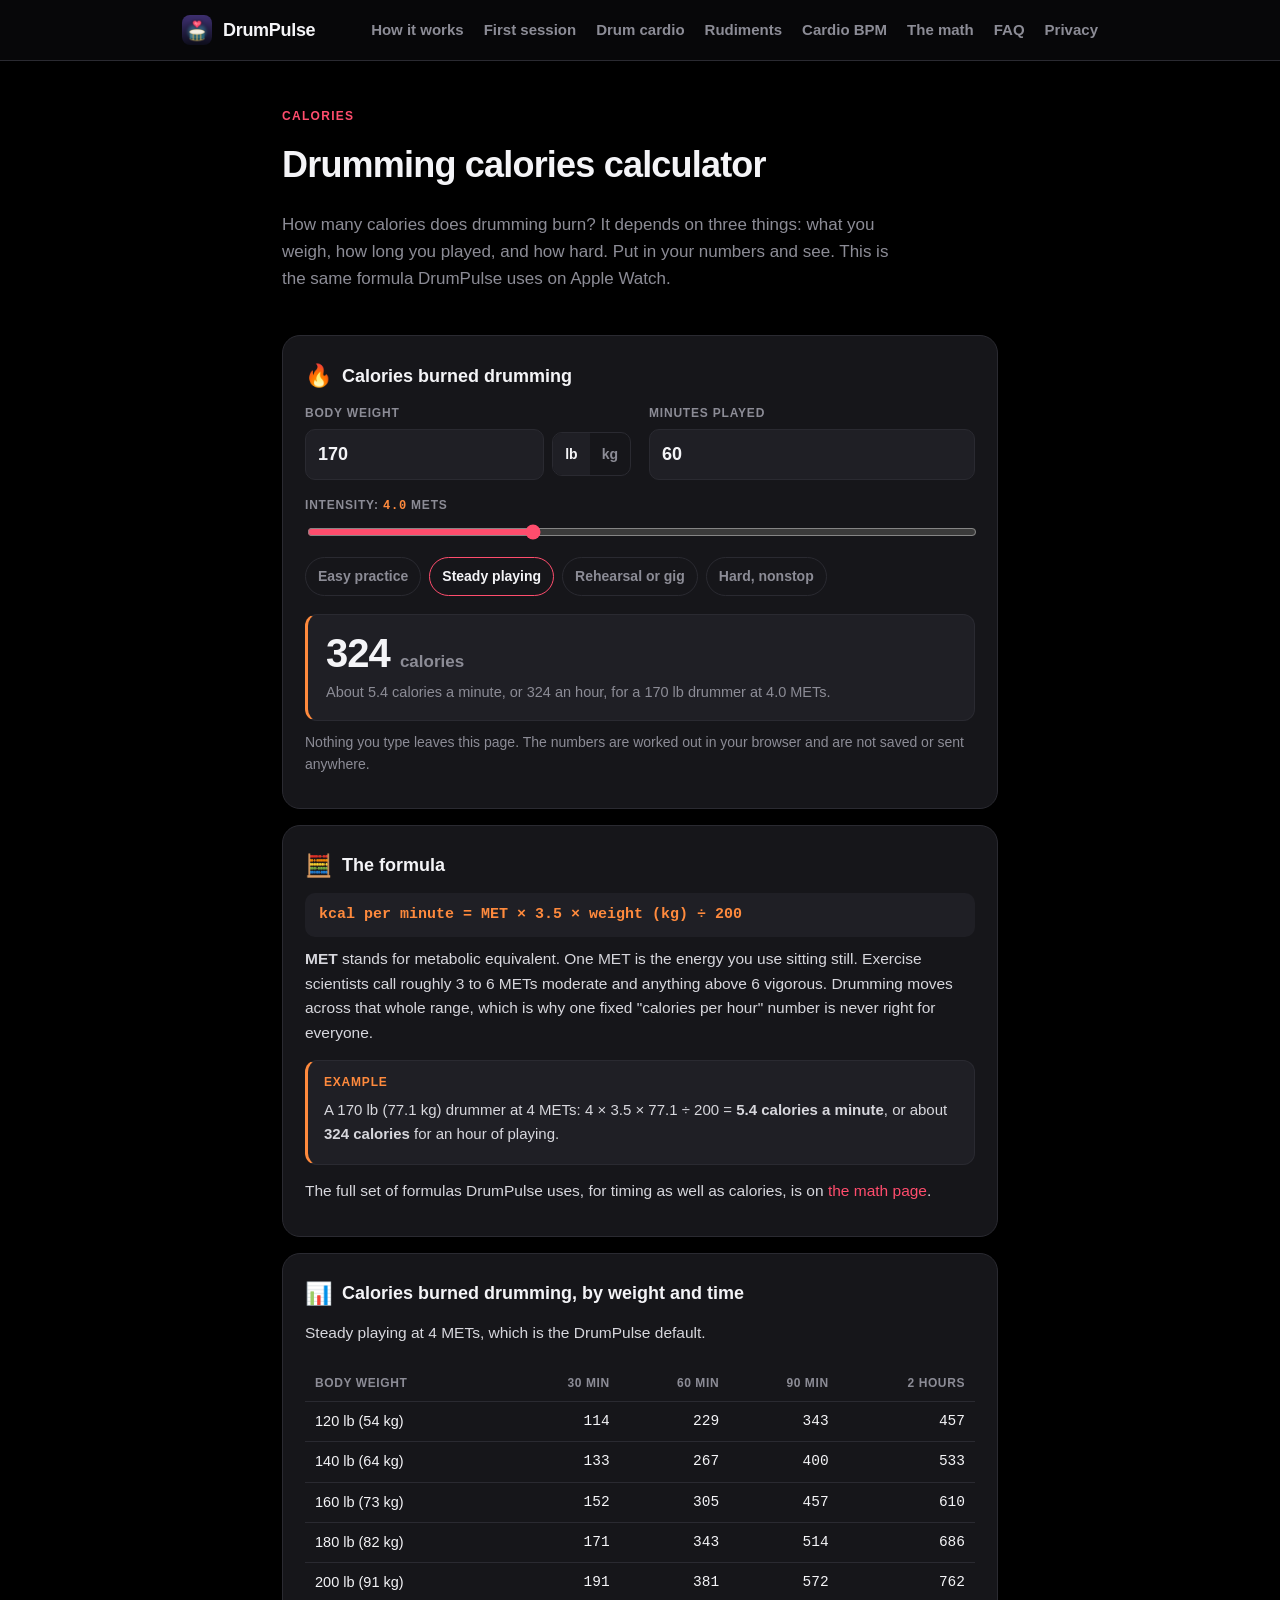
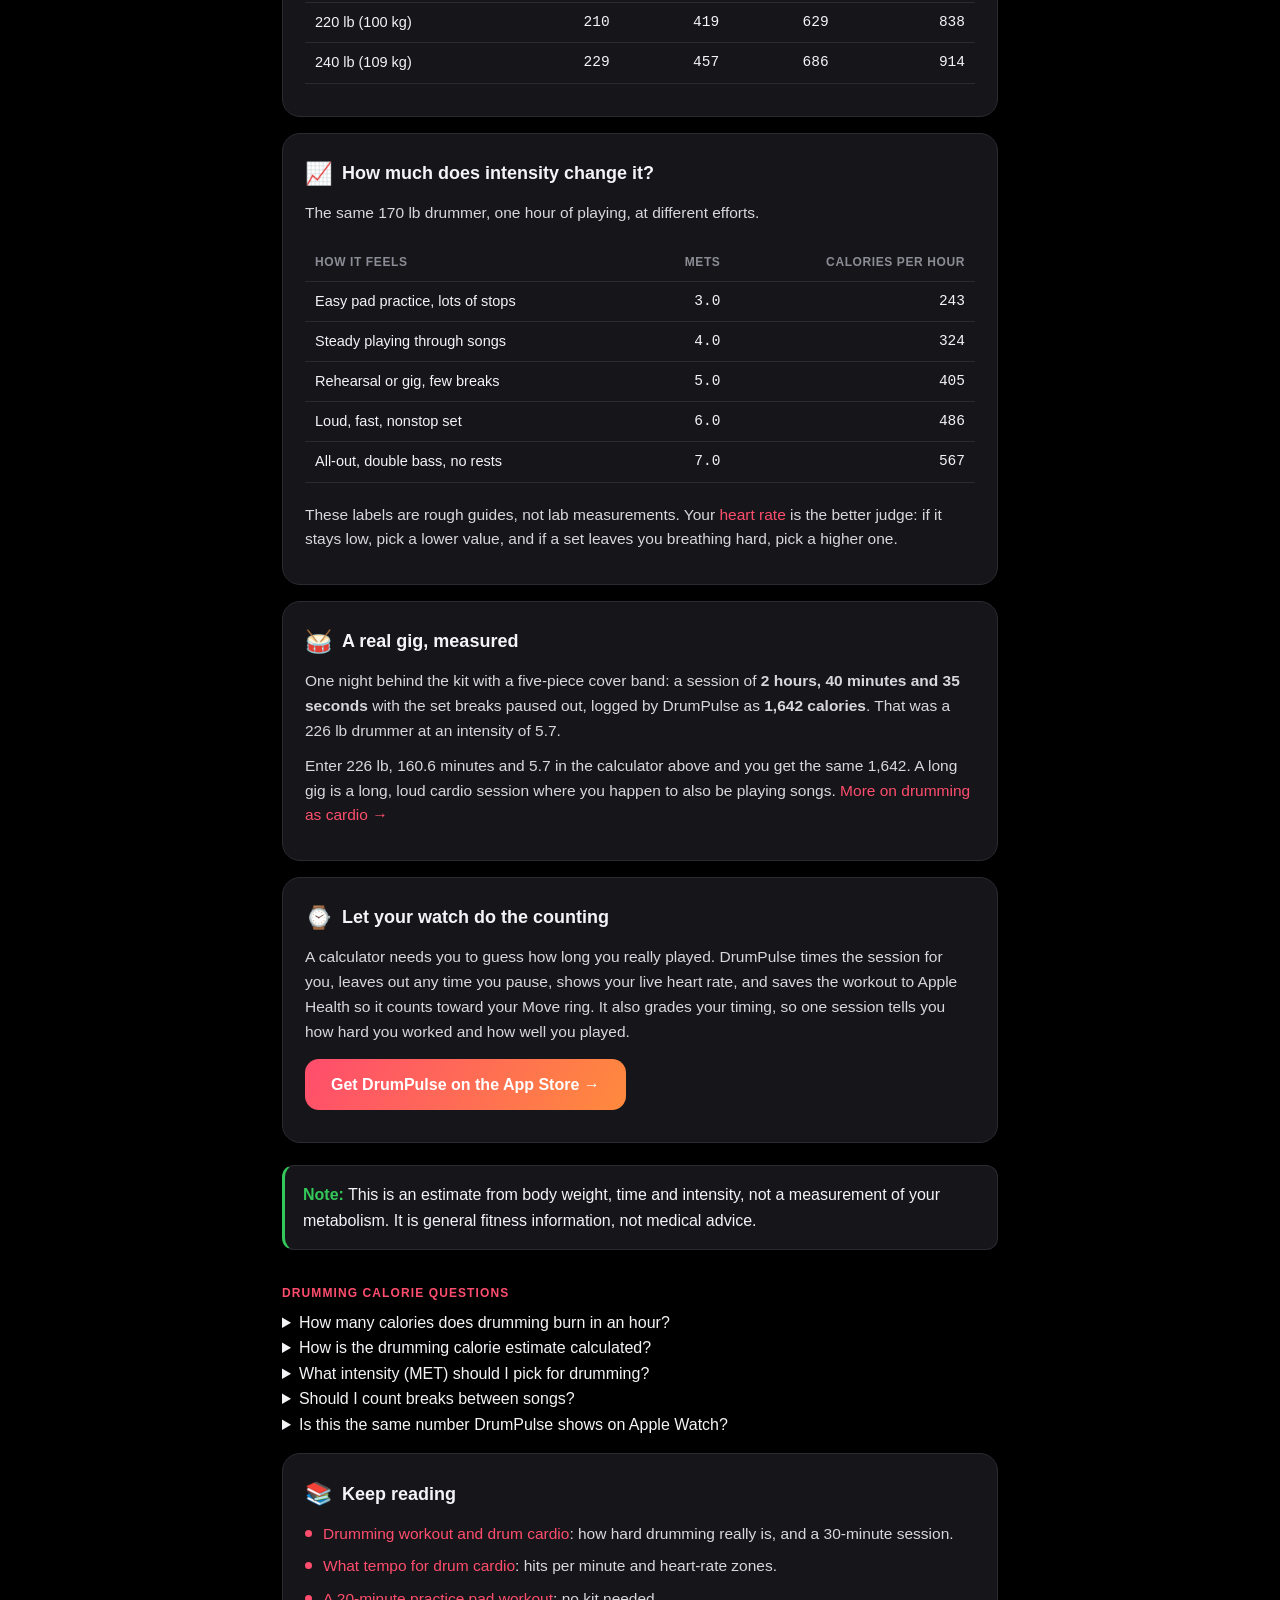
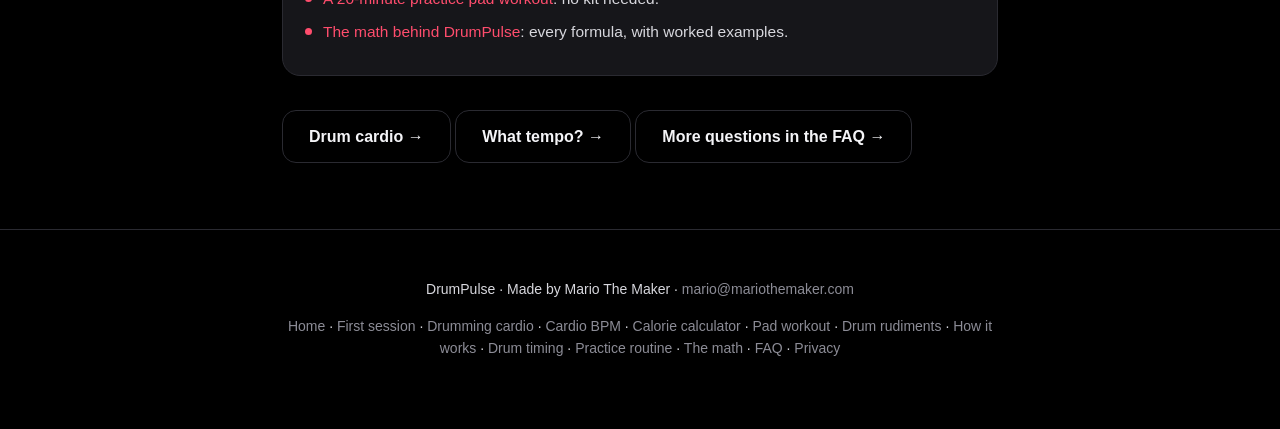
<file: drumming-calories-calculator.html>
<!DOCTYPE html>
<html lang="en">
<head>
<meta charset="utf-8">
<meta name="viewport" content="width=device-width, initial-scale=1, viewport-fit=cover">
<title>Drumming Calories Calculator: Calories Burned Drumming | DrumPulse</title>
<meta name="description" content="Free drumming calories calculator. Enter your weight, how long you played and how hard, and see calories burned drumming, with the formula, a reference table and numbers from a real three hour gig.">
<link rel="canonical" href="https://drumpulseapp.com/drumming-calories-calculator.html">
<link rel="icon" href="assets/icon.png">
<link rel="stylesheet" href="assets/style.css">
<meta property="og:site_name" content="DrumPulse">
<meta property="og:title" content="Drumming calories calculator: how many calories does drumming burn?">
<meta property="og:description" content="Calories burned drumming from your weight, playing time and intensity. The same formula DrumPulse uses on Apple Watch.">
<meta property="og:image" content="assets/og.png">
<meta property="og:type" content="article">
<meta property="og:url" content="https://drumpulseapp.com/drumming-calories-calculator.html">
<script type="application/ld+json">
{
  "@context": "https://schema.org",
  "@graph": [
    {
      "@type": "Article",
      "headline": "Drumming calories calculator: how many calories does drumming burn?",
      "description": "A free calculator for calories burned drumming, from your weight, playing time and intensity, with the formula, a reference table and a real three hour gig.",
      "author": {
        "@type": "Person",
        "name": "Mario Cruz"
      },
      "mainEntityOfPage": "https://drumpulseapp.com/drumming-calories-calculator.html",
      "datePublished": "2026-11-25",
      "dateModified": "2026-11-25",
      "publisher": {
        "@type": "Organization",
        "name": "DrumPulse",
        "logo": {
          "@type": "ImageObject",
          "url": "https://drumpulseapp.com/assets/icon.png"
        }
      }
    },
    {
      "@type": "FAQPage",
      "mainEntity": [
        {
          "@type": "Question",
          "name": "How many calories does drumming burn in an hour?",
          "acceptedAnswer": {
            "@type": "Answer",
            "text": "It depends mostly on your body weight and how hard you play. With the standard MET formula, a 170 lb (77 kg) drummer burns about 243 calories an hour at an easy practice pace (3 METs), about 324 at a moderate pace (4 METs), and about 486 in a hard, nonstop set (6 METs). Heavier players burn more and lighter players burn less."
          }
        },
        {
          "@type": "Question",
          "name": "How is the drumming calorie estimate calculated?",
          "acceptedAnswer": {
            "@type": "Answer",
            "text": "The calculator uses the standard MET formula: calories per minute = MET × 3.5 × body weight in kilograms ÷ 200. MET is a measure of intensity, where 1 MET is sitting at rest. Multiply the per-minute figure by the minutes you actually played."
          }
        },
        {
          "@type": "Question",
          "name": "What intensity (MET) should I pick for drumming?",
          "acceptedAnswer": {
            "@type": "Answer",
            "text": "Exercise scientists call roughly 3 to 6 METs moderate and above 6 vigorous. Easy pad practice with plenty of stops sits near 3, steady playing through songs is around 4, and a loud, fast, nonstop set is 5 to 6 or more. If you wear a heart-rate monitor, let your heart rate guide you: the harder it is working, the higher the value."
          }
        },
        {
          "@type": "Question",
          "name": "Should I count breaks between songs?",
          "acceptedAnswer": {
            "@type": "Answer",
            "text": "Leave out the long ones. Short gaps between songs make little difference, but a set break spent talking or resting burns far less, so counting it at a drumming intensity overstates the total. In DrumPulse, pause the session for a break and that time is left out."
          }
        },
        {
          "@type": "Question",
          "name": "Is this the same number DrumPulse shows on Apple Watch?",
          "acceptedAnswer": {
            "@type": "Answer",
            "text": "Yes, it is the same formula. DrumPulse uses your weight and its Intensity setting, which defaults to 4.0, and saves the result to Apple Health as active energy with the workout. The app adds the things a calculator cannot: it times the session for you, leaves out the time you pause, and records your heart rate and your timing."
          }
        }
      ]
    }
  ]
}
</script>
<style>
.calc{display:grid;grid-template-columns:1fr 1fr;gap:16px 18px;margin-top:6px}
.calc label{display:block;font-size:12px;font-weight:800;text-transform:uppercase;letter-spacing:.8px;color:var(--dim);margin:0 0 6px}
.calc input[type=number]{width:100%;box-sizing:border-box;background:var(--card2);border:1px solid var(--line);border-radius:10px;color:var(--txt);font:inherit;font-size:18px;font-weight:700;padding:10px 12px}
.calc input[type=range]{width:100%;accent-color:var(--brand)}
.calc .row{display:flex;gap:8px;align-items:center}
.calc .full{grid-column:1/-1}
.seg{display:inline-flex;border:1px solid var(--line);border-radius:10px;overflow:hidden;flex:0 0 auto}
.seg button,.presets button{font:inherit;font-size:14px;font-weight:700;color:var(--dim);background:none;border:0;padding:10px 12px;cursor:pointer}
.seg button[aria-pressed=true]{background:var(--card2);color:var(--txt)}
.presets{display:flex;flex-wrap:wrap;gap:8px;margin-top:10px}
.presets button{border:1px solid var(--line);border-radius:999px;padding:7px 12px}
.presets button[aria-pressed=true]{border-color:var(--brand);color:var(--txt)}
.result{margin-top:18px;background:var(--card2);border:1px solid var(--line);border-left:3px solid var(--brand2);border-radius:12px;padding:16px 18px}
.result .big{font-size:40px;font-weight:800;letter-spacing:-1px;line-height:1.1;color:var(--txt)}
.result .big span{font-size:17px;font-weight:700;color:var(--dim);letter-spacing:0}
.result p{margin:6px 0 0;color:var(--dim);font-size:14.5px}
.metv{font-family:ui-monospace,SFMono-Regular,Menlo,monospace;color:var(--brand2);font-weight:700}
.tablewrap{overflow-x:auto}
@media(max-width:560px){.calc{grid-template-columns:1fr}}
</style>
</head>
<body>

<header class="site">
  <div class="wrap">
    <a class="brand" href="/" style="color:inherit"><img src="assets/icon.png" alt="DrumPulse icon"><span class="bn">DrumPulse</span></a>
    <nav>
      <a href="how-it-works.html">How it works</a>
      <a href="first-session.html">First session</a>
      <a href="drumming-cardio.html">Drum cardio</a>
      <a href="drum-rudiments.html">Rudiments</a>
      <a href="drum-cardio-tempo.html">Cardio BPM</a>
      <a href="the-math.html">The math</a>
      <a href="faq.html">FAQ</a>
      <a class="wide" href="privacy.html">Privacy</a>
    </nav>
  </div>
</header>

<div class="wrap" style="padding-top:46px;padding-bottom:10px">
  <p class="eyebrow">Calories</p>
  <h1 style="font-size:36px;letter-spacing:-.8px;margin:0 0 10px">Drumming calories calculator</h1>
  <p class="lead">How many calories does drumming burn? It depends on three things: what you weigh, how long you played, and how hard. Put in your numbers and see. This is the same formula DrumPulse uses on Apple Watch.</p>
</div>

<div class="wrap" style="padding-bottom:50px">

  <div class="topic">
    <h2><span class="ic">🔥</span> Calories burned drumming</h2>
    <form class="calc" id="calc" onsubmit="return false">
      <div>
        <label for="w">Body weight</label>
        <div class="row">
          <input id="w" type="number" inputmode="decimal" min="1" step="any" value="170" aria-describedby="unitlabel">
          <div class="seg" role="group" aria-label="Weight unit" id="unitlabel">
            <button type="button" id="u-lb" aria-pressed="true">lb</button>
            <button type="button" id="u-kg" aria-pressed="false">kg</button>
          </div>
        </div>
      </div>
      <div>
        <label for="m">Minutes played</label>
        <input id="m" type="number" inputmode="decimal" min="1" step="any" value="60">
      </div>
      <div class="full">
        <label for="met">Intensity: <span class="metv" id="metv">4.0</span> METs</label>
        <input id="met" type="range" min="2" max="8" step="0.1" value="4">
        <div class="presets" role="group" aria-label="Intensity presets">
          <button type="button" data-met="3">Easy practice</button>
          <button type="button" data-met="4" aria-pressed="true">Steady playing</button>
          <button type="button" data-met="5">Rehearsal or gig</button>
          <button type="button" data-met="6">Hard, nonstop</button>
        </div>
      </div>
    </form>
    <div class="result" aria-live="polite">
      <div class="big"><b id="out">324</b> <span>calories</span></div>
      <p id="sub">About 5.4 calories a minute, or 324 an hour, for a 170 lb drummer at 4.0 METs.</p>
    </div>
    <p style="font-size:14px;color:var(--dim)">Nothing you type leaves this page. The numbers are worked out in your browser and are not saved or sent anywhere.</p>
  </div>

  <div class="topic">
    <h2><span class="ic">🧮</span> The formula</h2>
    <div class="formula">kcal per minute = MET × 3.5 × weight (kg) ÷ 200</div>
    <p><strong>MET</strong> stands for metabolic equivalent. One MET is the energy you use sitting still. Exercise scientists call roughly 3 to 6 METs moderate and anything above 6 vigorous. Drumming moves across that whole range, which is why one fixed "calories per hour" number is never right for everyone.</p>
    <div class="worked">
      <p class="k">Example</p>
      <p>A 170 lb (77.1 kg) drummer at 4 METs: 4 × 3.5 × 77.1 ÷ 200 = <strong>5.4 calories a minute</strong>, or about <strong>324 calories</strong> for an hour of playing.</p>
    </div>
    <p>The full set of formulas DrumPulse uses, for timing as well as calories, is on <a href="the-math.html">the math page</a>.</p>
  </div>

  <div class="topic">
    <h2><span class="ic">📊</span> Calories burned drumming, by weight and time</h2>
    <p>Steady playing at 4 METs, which is the DrumPulse default.</p>
    <div class="tablewrap">
    <table class="nums">
      <tr><th>Body weight</th><th style="text-align:right">30 min</th><th style="text-align:right">60 min</th><th style="text-align:right">90 min</th><th style="text-align:right">2 hours</th></tr>
      <tr><td>120 lb (54 kg)</td><td class="n">114</td><td class="n">229</td><td class="n">343</td><td class="n">457</td></tr>
      <tr><td>140 lb (64 kg)</td><td class="n">133</td><td class="n">267</td><td class="n">400</td><td class="n">533</td></tr>
      <tr><td>160 lb (73 kg)</td><td class="n">152</td><td class="n">305</td><td class="n">457</td><td class="n">610</td></tr>
      <tr><td>180 lb (82 kg)</td><td class="n">171</td><td class="n">343</td><td class="n">514</td><td class="n">686</td></tr>
      <tr><td>200 lb (91 kg)</td><td class="n">191</td><td class="n">381</td><td class="n">572</td><td class="n">762</td></tr>
      <tr><td>220 lb (100 kg)</td><td class="n">210</td><td class="n">419</td><td class="n">629</td><td class="n">838</td></tr>
      <tr><td>240 lb (109 kg)</td><td class="n">229</td><td class="n">457</td><td class="n">686</td><td class="n">914</td></tr>
    </table>
    </div>
  </div>

  <div class="topic">
    <h2><span class="ic">📈</span> How much does intensity change it?</h2>
    <p>The same 170 lb drummer, one hour of playing, at different efforts.</p>
    <div class="tablewrap">
    <table class="nums">
      <tr><th>How it feels</th><th style="text-align:right">METs</th><th style="text-align:right">Calories per hour</th></tr>
      <tr><td>Easy pad practice, lots of stops</td><td class="n">3.0</td><td class="n">243</td></tr>
      <tr><td>Steady playing through songs</td><td class="n">4.0</td><td class="n">324</td></tr>
      <tr><td>Rehearsal or gig, few breaks</td><td class="n">5.0</td><td class="n">405</td></tr>
      <tr><td>Loud, fast, nonstop set</td><td class="n">6.0</td><td class="n">486</td></tr>
      <tr><td>All-out, double bass, no rests</td><td class="n">7.0</td><td class="n">567</td></tr>
    </table>
    </div>
    <p>These labels are rough guides, not lab measurements. Your <a href="drum-cardio-tempo.html">heart rate</a> is the better judge: if it stays low, pick a lower value, and if a set leaves you breathing hard, pick a higher one.</p>
  </div>

  <div class="topic">
    <h2><span class="ic">🥁</span> A real gig, measured</h2>
    <p>One night behind the kit with a five-piece cover band: a session of <strong>2 hours, 40 minutes and 35 seconds</strong> with the set breaks paused out, logged by DrumPulse as <strong>1,642 calories</strong>. That was a 226 lb drummer at an intensity of 5.7.</p>
    <p>Enter 226 lb, 160.6 minutes and 5.7 in the calculator above and you get the same 1,642. A long gig is a long, loud cardio session where you happen to also be playing songs. <a href="drumming-cardio.html">More on drumming as cardio →</a></p>
  </div>

  <div class="topic">
    <h2><span class="ic">⌚</span> Let your watch do the counting</h2>
    <p>A calculator needs you to guess how long you really played. DrumPulse times the session for you, leaves out any time you pause, shows your live heart rate, and saves the workout to Apple Health so it counts toward your Move ring. It also grades your timing, so one session tells you how hard you worked and how well you played.</p>
    <p style="margin-top:14px"><a class="btn" href="https://apps.apple.com/app/id6782245341">Get DrumPulse on the App Store →</a></p>
  </div>

  <div class="callout"><b>Note:</b> This is an estimate from body weight, time and intensity, not a measurement of your metabolism. It is general fitness information, not medical advice.</div>

  <p class="faqcat">Drumming calorie questions</p>

  <details>
    <summary>How many calories does drumming burn in an hour?</summary>
    <div class="a">It depends mostly on your body weight and how hard you play. With the standard MET formula, a 170 lb (77 kg) drummer burns about 243 calories an hour at an easy practice pace (3 METs), about 324 at a moderate pace (4 METs), and about 486 in a hard, nonstop set (6 METs). Heavier players burn more and lighter players burn less.</div>
  </details>

  <details>
    <summary>How is the drumming calorie estimate calculated?</summary>
    <div class="a">The calculator uses the standard MET formula: calories per minute = MET × 3.5 × body weight in kilograms ÷ 200. MET is a measure of intensity, where 1 MET is sitting at rest. Multiply the per-minute figure by the minutes you actually played.</div>
  </details>

  <details>
    <summary>What intensity (MET) should I pick for drumming?</summary>
    <div class="a">Exercise scientists call roughly 3 to 6 METs moderate and above 6 vigorous. Easy pad practice with plenty of stops sits near 3, steady playing through songs is around 4, and a loud, fast, nonstop set is 5 to 6 or more. If you wear a heart-rate monitor, let your heart rate guide you: the harder it is working, the higher the value.</div>
  </details>

  <details>
    <summary>Should I count breaks between songs?</summary>
    <div class="a">Leave out the long ones. Short gaps between songs make little difference, but a set break spent talking or resting burns far less, so counting it at a drumming intensity overstates the total. In DrumPulse, pause the session for a break and that time is left out.</div>
  </details>

  <details>
    <summary>Is this the same number DrumPulse shows on Apple Watch?</summary>
    <div class="a">Yes, it is the same formula. DrumPulse uses your weight and its Intensity setting, which defaults to 4.0, and saves the result to Apple Health as active energy with the workout. The app adds the things a calculator cannot: it times the session for you, leaves out the time you pause, and records your heart rate and your timing.</div>
  </details>

  <div class="topic">
    <h2><span class="ic">📚</span> Keep reading</h2>
    <ul>
      <li><a href="drumming-cardio.html">Drumming workout and drum cardio</a>: how hard drumming really is, and a 30-minute session.</li>
      <li><a href="drum-cardio-tempo.html">What tempo for drum cardio</a>: hits per minute and heart-rate zones.</li>
      <li><a href="practice-pad-workout.html">A 20-minute practice pad workout</a>: no kit needed.</li>
      <li><a href="the-math.html">The math behind DrumPulse</a>: every formula, with worked examples.</li>
    </ul>
  </div>

  <p style="margin-top:34px"><a class="btn ghost" href="drumming-cardio.html">Drum cardio →</a> <a class="btn ghost" href="drum-cardio-tempo.html">What tempo? →</a> <a class="btn ghost" href="faq.html">More questions in the FAQ →</a></p>
</div>

<script>
(function(){
  var LB_PER_KG=2.2046226218;            // same constant as the app
  var unit='lb', $=function(id){return document.getElementById(id)};
  var w=$('w'), m=$('m'), met=$('met');
  function kcal(metv,kg,mins){ return metv*3.5*kg/200*mins; }   // ACSM MET formula, as in the app
  function fmt(n){ return Math.round(n).toLocaleString('en-US'); }
  function draw(){
    var wt=parseFloat(w.value), mins=parseFloat(m.value), mv=parseFloat(met.value);
    $('metv').textContent=mv.toFixed(1);
    var ps=document.querySelectorAll('.presets button');
    for(var i=0;i<ps.length;i++) ps[i].setAttribute('aria-pressed', Math.abs(parseFloat(ps[i].dataset.met)-mv)<0.05);
    if(!(wt>0)||!(mins>0)){ $('out').textContent='0'; $('sub').textContent='Enter your weight and how many minutes you played.'; return; }
    var kg=unit==='lb'?wt/LB_PER_KG:wt, perMin=kcal(mv,kg,1);
    $('out').textContent=fmt(perMin*mins);
    $('sub').textContent='About '+perMin.toFixed(1)+' calories a minute, or '+fmt(perMin*60)+' an hour, for a '+wt+' '+unit+' drummer at '+mv.toFixed(1)+' METs.';
  }
  function setUnit(u){
    if(u===unit) return;
    var wt=parseFloat(w.value);
    if(wt>0) w.value=Math.round(u==='kg'?wt/LB_PER_KG:wt*LB_PER_KG);
    unit=u;
    $('u-lb').setAttribute('aria-pressed',u==='lb'); $('u-kg').setAttribute('aria-pressed',u==='kg');
    draw();
  }
  $('u-lb').onclick=function(){setUnit('lb')}; $('u-kg').onclick=function(){setUnit('kg')};
  w.oninput=m.oninput=met.oninput=draw;
  var ps=document.querySelectorAll('.presets button');
  for(var i=0;i<ps.length;i++) ps[i].onclick=function(){ met.value=this.dataset.met; draw(); };
  draw();
})();
</script>

<footer class="site">
  <div class="wrap">
    <p>DrumPulse · Made by Mario The Maker · <a class="em" href="#" data-u="mario" data-d="mariothemaker.com">mario [at] mariothemaker [dot] com</a></p>
    <p><a href="/">Home</a> · <a href="first-session.html">First session</a> · <a href="drumming-cardio.html">Drumming cardio</a> · <a href="drum-cardio-tempo.html">Cardio BPM</a> · <a href="drumming-calories-calculator.html">Calorie calculator</a> · <a href="practice-pad-workout.html">Pad workout</a> · <a href="drum-rudiments.html">Drum rudiments</a> · <a href="how-it-works.html">How it works</a> · <a href="drum-timing.html">Drum timing</a> · <a href="drum-practice-routine.html">Practice routine</a> · <a href="the-math.html">The math</a> · <a href="faq.html">FAQ</a> · <a href="privacy.html">Privacy</a></p>
  </div>
</footer>

<script src="assets/em.js" defer></script>
</body>
</html>
</file>
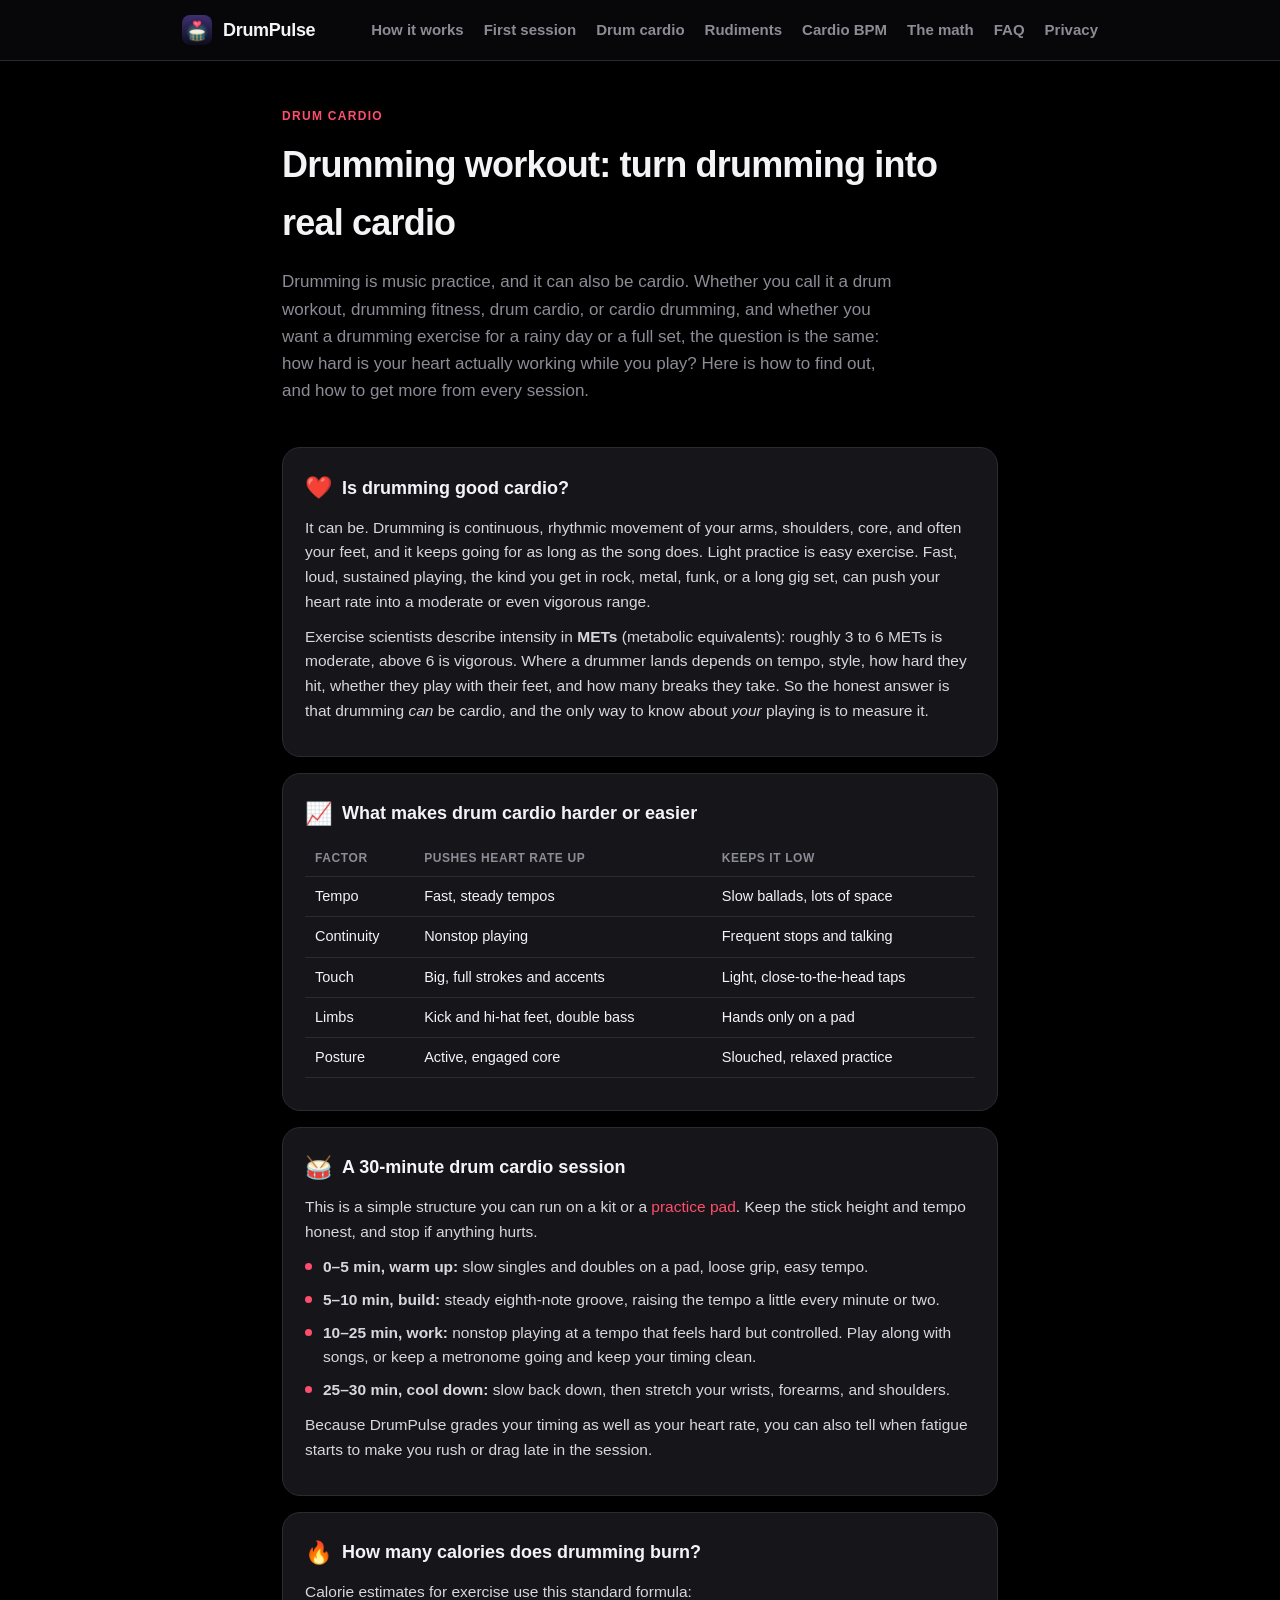
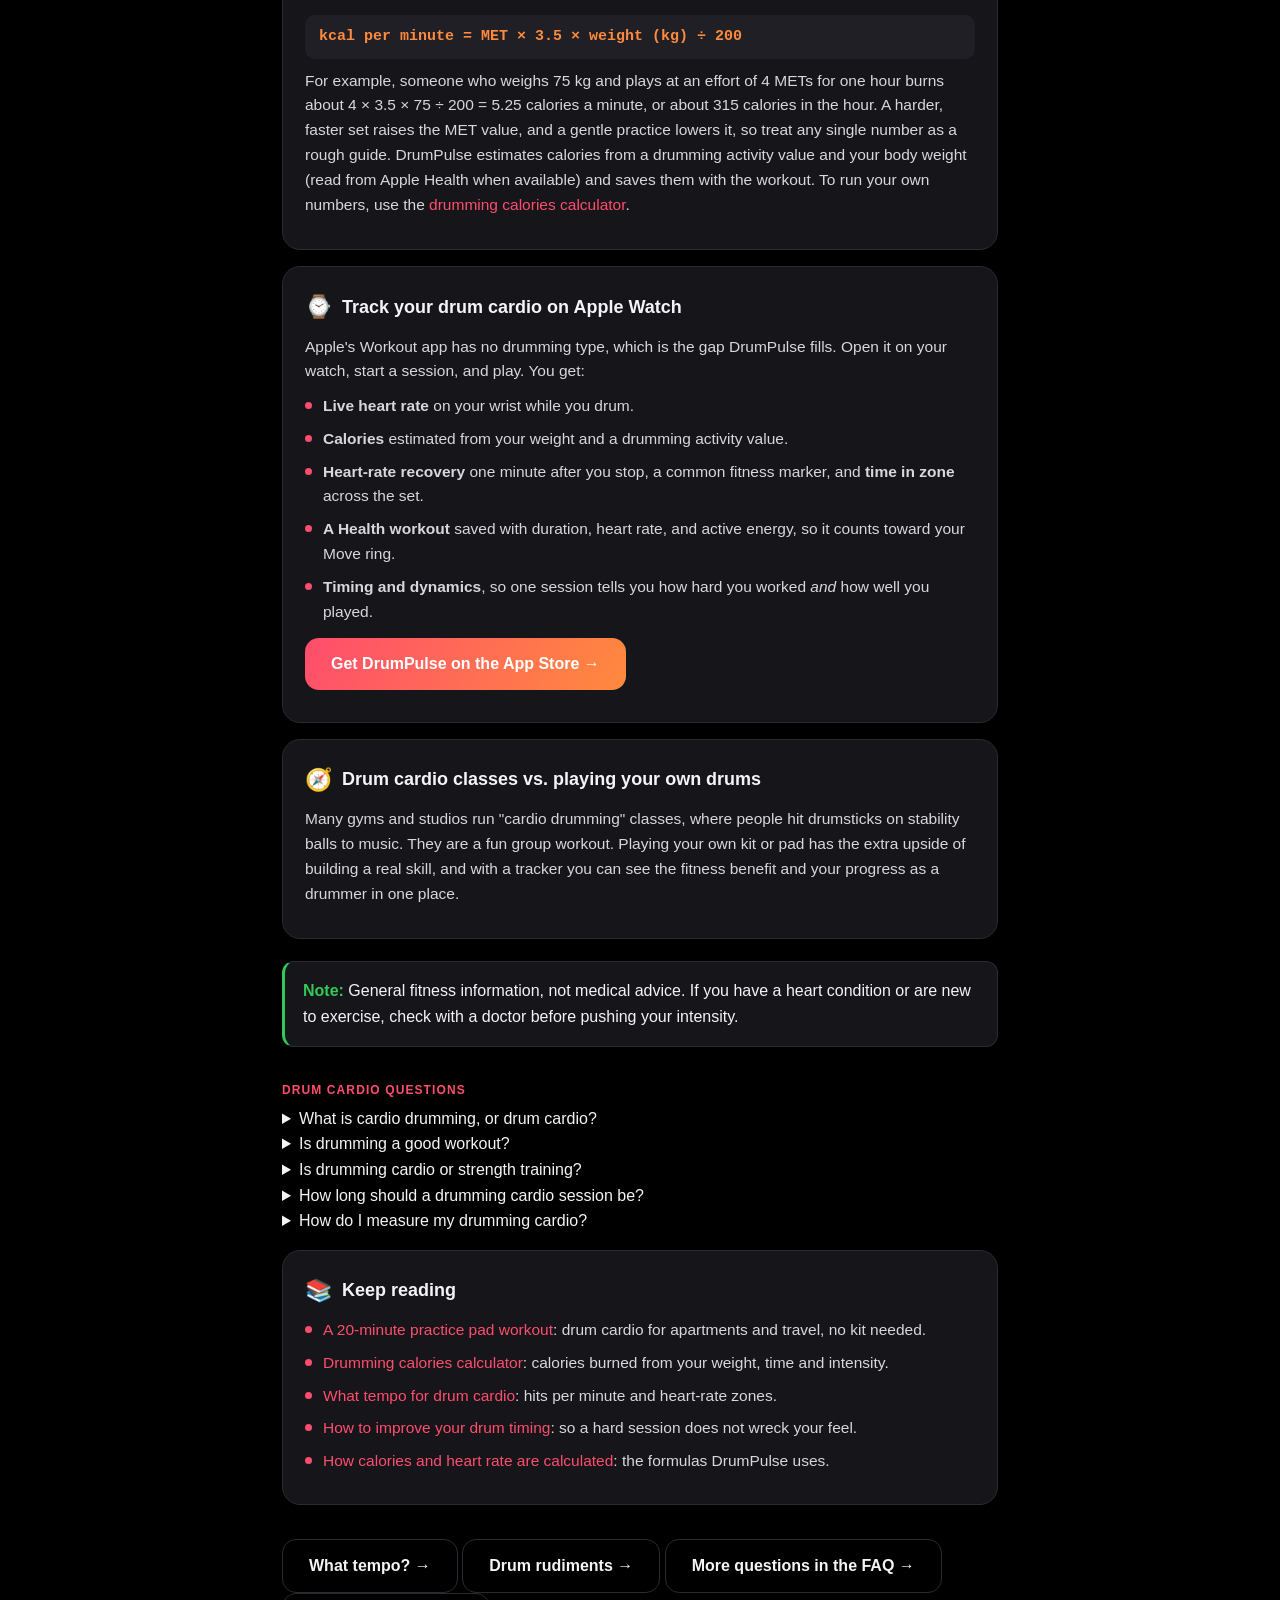
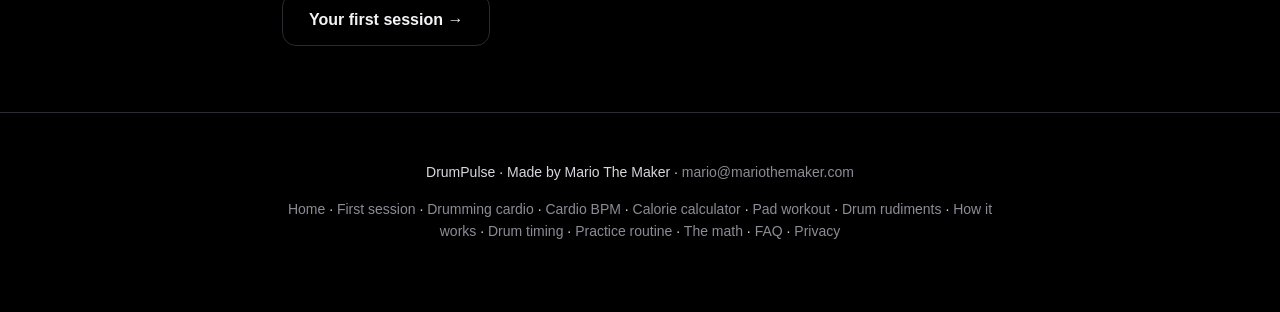
<file: drumming-cardio.html>
<!DOCTYPE html>
<html lang="en">
<head>
<meta charset="utf-8">
<meta name="viewport" content="width=device-width, initial-scale=1, viewport-fit=cover">
<title>Drumming Workout &amp; Drum Cardio: Drumming Fitness on Apple Watch | DrumPulse</title>
<meta name="description" content="Is a drumming workout good cardio? How hard drum cardio really is, what changes the intensity, how many calories drumming burns, a 30-minute drumming cardio session, and how to track it on Apple Watch.">
<link rel="canonical" href="https://drumpulseapp.com/drumming-cardio.html">
<link rel="icon" href="assets/icon.png">
<link rel="stylesheet" href="assets/style.css">
<meta property="og:site_name" content="DrumPulse">
<meta property="og:title" content="Drumming workout: turn drumming into real cardio and fitness">
<meta property="og:description" content="How hard drum cardio really is, how to get more out of it, and how to track heart rate and calories on Apple Watch.">
<meta property="og:image" content="assets/og.png">
<meta property="og:type" content="article">
<meta property="og:url" content="https://drumpulseapp.com/drumming-cardio.html">
<script type="application/ld+json">
{
  "@context": "https://schema.org",
  "@graph": [
    {
      "@type": "Article",
      "headline": "Drumming cardio: how to turn drumming into a real cardio workout",
      "description": "How hard drumming really is as cardio, what changes the intensity, a 30-minute drum cardio session, and how to track it on Apple Watch.",
      "author": {
        "@type": "Person",
        "name": "Mario Cruz"
      },
      "mainEntityOfPage": "https://drumpulseapp.com/drumming-cardio.html",
      "dateModified": "2026-11-25",
      "publisher": {
        "@type": "Organization",
        "name": "DrumPulse",
        "logo": {
          "@type": "ImageObject",
          "url": "https://drumpulseapp.com/assets/icon.png"
        }
      }
    },
    {
      "@type": "FAQPage",
      "mainEntity": [
        {
          "@type": "Question",
          "name": "What is cardio drumming, or drum cardio?",
          "acceptedAnswer": {
            "@type": "Answer",
            "text": "Cardio drumming, also called drum cardio, is any drumming done at an intensity that keeps your heart rate elevated for a sustained stretch, either on a kit, a practice pad, or in a class where people play drumsticks on stability balls. The idea is to treat drumming as exercise as well as music practice."
          }
        },
        {
          "@type": "Question",
          "name": "Is drumming a good workout?",
          "acceptedAnswer": {
            "@type": "Answer",
            "text": "Yes, drumming is a good workout when you play continuously. It is rhythmic, full-body movement that raises your heart rate, and a steady hour of playing burns roughly 250 to 500 calories depending on your weight and how hard you hit. Stop-and-start practice with long pauses is much lighter, so the workout comes from keeping the sticks moving."
          }
        },
        {
          "@type": "Question",
          "name": "Is drumming cardio or strength training?",
          "acceptedAnswer": {
            "@type": "Answer",
            "text": "Mostly cardio, with some muscular endurance. Continuous playing at a steady, fairly fast tempo raises your heart rate and works your arms, shoulders, core, and legs repeatedly without heavy loads, which is an endurance pattern rather than a strength one."
          }
        },
        {
          "@type": "Question",
          "name": "How long should a drumming cardio session be?",
          "acceptedAnswer": {
            "@type": "Answer",
            "text": "Health guidelines such as the CDC's and the WHO's suggest about 150 minutes of moderate activity per week, which is roughly 30 minutes on five days. A 20 to 45 minute drum cardio session of continuous playing fits well into that, and shorter sessions still count."
          }
        },
        {
          "@type": "Question",
          "name": "How do I measure my drumming cardio?",
          "acceptedAnswer": {
            "@type": "Answer",
            "text": "Watch your heart rate and your time in each heart-rate zone. DrumPulse shows live heart rate on your Apple Watch while you play, saves the session to Apple Health as a workout, and reports heart-rate recovery one minute after you stop plus time in zone across the set."
          }
        }
      ]
    }
  ]
}
</script>
</head>
<body>

<header class="site">
  <div class="wrap">
    <a class="brand" href="/" style="color:inherit"><img src="assets/icon.png" alt="DrumPulse icon"><span class="bn">DrumPulse</span></a>
    <nav>
      <a href="how-it-works.html">How it works</a>
      <a href="first-session.html">First session</a>
      <a href="drumming-cardio.html">Drum cardio</a>
      <a href="drum-rudiments.html">Rudiments</a>
      <a href="drum-cardio-tempo.html">Cardio BPM</a>
      <a href="the-math.html">The math</a>
      <a href="faq.html">FAQ</a>
      <a class="wide" href="privacy.html">Privacy</a>
    </nav>
  </div>
</header>

<div class="wrap" style="padding-top:46px;padding-bottom:10px">
  <p class="eyebrow">Drum cardio</p>
  <h1 style="font-size:36px;letter-spacing:-.8px;margin:0 0 10px">Drumming workout: turn drumming into real cardio</h1>
  <p class="lead">Drumming is music practice, and it can also be cardio. Whether you call it a drum workout, drumming fitness, drum cardio, or cardio drumming, and whether you want a drumming exercise for a rainy day or a full set, the question is the same: how hard is your heart actually working while you play? Here is how to find out, and how to get more from every session.</p>
</div>

<div class="wrap" style="padding-bottom:50px">

  <div class="topic">
    <h2><span class="ic">❤️</span> Is drumming good cardio?</h2>
    <p>It can be. Drumming is continuous, rhythmic movement of your arms, shoulders, core, and often your feet, and it keeps going for as long as the song does. Light practice is easy exercise. Fast, loud, sustained playing, the kind you get in rock, metal, funk, or a long gig set, can push your heart rate into a moderate or even vigorous range.</p>
    <p>Exercise scientists describe intensity in <strong>METs</strong> (metabolic equivalents): roughly 3 to 6 METs is moderate, above 6 is vigorous. Where a drummer lands depends on tempo, style, how hard they hit, whether they play with their feet, and how many breaks they take. So the honest answer is that drumming <em>can</em> be cardio, and the only way to know about <em>your</em> playing is to measure it.</p>
  </div>

  <div class="topic">
    <h2><span class="ic">📈</span> What makes drum cardio harder or easier</h2>
    <table class="nums">
      <tr><th>Factor</th><th>Pushes heart rate up</th><th>Keeps it low</th></tr>
      <tr><td>Tempo</td><td>Fast, steady tempos</td><td>Slow ballads, lots of space</td></tr>
      <tr><td>Continuity</td><td>Nonstop playing</td><td>Frequent stops and talking</td></tr>
      <tr><td>Touch</td><td>Big, full strokes and accents</td><td>Light, close-to-the-head taps</td></tr>
      <tr><td>Limbs</td><td>Kick and hi-hat feet, double bass</td><td>Hands only on a pad</td></tr>
      <tr><td>Posture</td><td>Active, engaged core</td><td>Slouched, relaxed practice</td></tr>
    </table>
  </div>

  <div class="topic">
    <h2><span class="ic">🥁</span> A 30-minute drum cardio session</h2>
    <p>This is a simple structure you can run on a kit or a <a href="practice-pad-workout.html">practice pad</a>. Keep the stick height and tempo honest, and stop if anything hurts.</p>
    <ul>
      <li><strong>0–5 min, warm up:</strong> slow singles and doubles on a pad, loose grip, easy tempo.</li>
      <li><strong>5–10 min, build:</strong> steady eighth-note groove, raising the tempo a little every minute or two.</li>
      <li><strong>10–25 min, work:</strong> nonstop playing at a tempo that feels hard but controlled. Play along with songs, or keep a metronome going and keep your timing clean.</li>
      <li><strong>25–30 min, cool down:</strong> slow back down, then stretch your wrists, forearms, and shoulders.</li>
    </ul>
    <p>Because DrumPulse grades your timing as well as your heart rate, you can also tell when fatigue starts to make you rush or drag late in the session.</p>
  </div>

  <div class="topic">
    <h2><span class="ic">🔥</span> How many calories does drumming burn?</h2>
    <p>Calorie estimates for exercise use this standard formula:</p>
    <div class="formula">kcal per minute = MET × 3.5 × weight (kg) ÷ 200</div>
    <p>For example, someone who weighs 75 kg and plays at an effort of 4 METs for one hour burns about 4 × 3.5 × 75 ÷ 200 = 5.25 calories a minute, or about 315 calories in the hour. A harder, faster set raises the MET value, and a gentle practice lowers it, so treat any single number as a rough guide. DrumPulse estimates calories from a drumming activity value and your body weight (read from Apple Health when available) and saves them with the workout. To run your own numbers, use the <a href="drumming-calories-calculator.html">drumming calories calculator</a>.</p>
  </div>

  <div class="topic">
    <h2><span class="ic">⌚</span> Track your drum cardio on Apple Watch</h2>
    <p>Apple's Workout app has no drumming type, which is the gap DrumPulse fills. Open it on your watch, start a session, and play. You get:</p>
    <ul>
      <li><strong>Live heart rate</strong> on your wrist while you drum.</li>
      <li><strong>Calories</strong> estimated from your weight and a drumming activity value.</li>
      <li><strong>Heart-rate recovery</strong> one minute after you stop, a common fitness marker, and <strong>time in zone</strong> across the set.</li>
      <li><strong>A Health workout</strong> saved with duration, heart rate, and active energy, so it counts toward your Move ring.</li>
      <li><strong>Timing and dynamics</strong>, so one session tells you how hard you worked <em>and</em> how well you played.</li>
    </ul>
    <p style="margin-top:14px"><a class="btn" href="https://apps.apple.com/app/id6782245341">Get DrumPulse on the App Store →</a></p>
  </div>

  <div class="topic">
    <h2><span class="ic">🧭</span> Drum cardio classes vs. playing your own drums</h2>
    <p>Many gyms and studios run "cardio drumming" classes, where people hit drumsticks on stability balls to music. They are a fun group workout. Playing your own kit or pad has the extra upside of building a real skill, and with a tracker you can see the fitness benefit and your progress as a drummer in one place.</p>
  </div>

  <div class="callout"><b>Note:</b> General fitness information, not medical advice. If you have a heart condition or are new to exercise, check with a doctor before pushing your intensity.</div>

  <p class="faqcat">Drum cardio questions</p>

  <details>
    <summary>What is cardio drumming, or drum cardio?</summary>
    <div class="a">Cardio drumming, also called drum cardio, is any drumming done at an intensity that keeps your heart rate elevated for a sustained stretch, either on a kit, a practice pad, or in a class where people play drumsticks on stability balls. The idea is to treat drumming as exercise as well as music practice.</div>
  </details>

  <details>
    <summary>Is drumming a good workout?</summary>
    <div class="a">Yes, drumming is a good workout when you play continuously. It is rhythmic, full-body movement that raises your heart rate, and a steady hour of playing burns roughly 250 to 500 calories depending on your weight and how hard you hit. Stop-and-start practice with long pauses is much lighter, so the workout comes from keeping the sticks moving.</div>
  </details>

  <details>
    <summary>Is drumming cardio or strength training?</summary>
    <div class="a">Mostly cardio, with some muscular endurance. Continuous playing at a steady, fairly fast tempo raises your heart rate and works your arms, shoulders, core, and legs repeatedly without heavy loads, which is an endurance pattern rather than a strength one.</div>
  </details>

  <details>
    <summary>How long should a drumming cardio session be?</summary>
    <div class="a">Health guidelines such as the CDC's and the WHO's suggest about 150 minutes of moderate activity per week, which is roughly 30 minutes on five days. A 20 to 45 minute drum cardio session of continuous playing fits well into that, and shorter sessions still count.</div>
  </details>

  <details>
    <summary>How do I measure my drumming cardio?</summary>
    <div class="a">Watch your heart rate and your time in each heart-rate zone. DrumPulse shows live heart rate on your Apple Watch while you play, saves the session to Apple Health as a workout, and reports heart-rate recovery one minute after you stop plus time in zone across the set.</div>
  </details>

  <div class="topic">
    <h2><span class="ic">📚</span> Keep reading</h2>
    <ul>
      <li><a href="practice-pad-workout.html">A 20-minute practice pad workout</a>: drum cardio for apartments and travel, no kit needed.</li>
      <li><a href="drumming-calories-calculator.html">Drumming calories calculator</a>: calories burned from your weight, time and intensity.</li>
      <li><a href="drum-cardio-tempo.html">What tempo for drum cardio</a>: hits per minute and heart-rate zones.</li>
      <li><a href="drum-timing.html">How to improve your drum timing</a>: so a hard session does not wreck your feel.</li>
      <li><a href="the-math.html">How calories and heart rate are calculated</a>: the formulas DrumPulse uses.</li>
    </ul>
  </div>

  <p style="margin-top:34px"><a class="btn ghost" href="drum-cardio-tempo.html">What tempo? →</a> <a class="btn ghost" href="drum-rudiments.html">Drum rudiments →</a> <a class="btn ghost" href="faq.html">More questions in the FAQ →</a> <a class="btn ghost" href="first-session.html">Your first session →</a></p>
</div>

<footer class="site">
  <div class="wrap">
    <p>DrumPulse · Made by Mario The Maker · <a class="em" href="#" data-u="mario" data-d="mariothemaker.com">mario [at] mariothemaker [dot] com</a></p>
    <p><a href="/">Home</a> · <a href="first-session.html">First session</a> · <a href="drumming-cardio.html">Drumming cardio</a> · <a href="drum-cardio-tempo.html">Cardio BPM</a> · <a href="drumming-calories-calculator.html">Calorie calculator</a> · <a href="practice-pad-workout.html">Pad workout</a> · <a href="drum-rudiments.html">Drum rudiments</a> · <a href="how-it-works.html">How it works</a> · <a href="drum-timing.html">Drum timing</a> · <a href="drum-practice-routine.html">Practice routine</a> · <a href="the-math.html">The math</a> · <a href="faq.html">FAQ</a> · <a href="privacy.html">Privacy</a></p>
  </div>
</footer>

<script src="assets/em.js" defer></script>
</body>
</html>
</file>
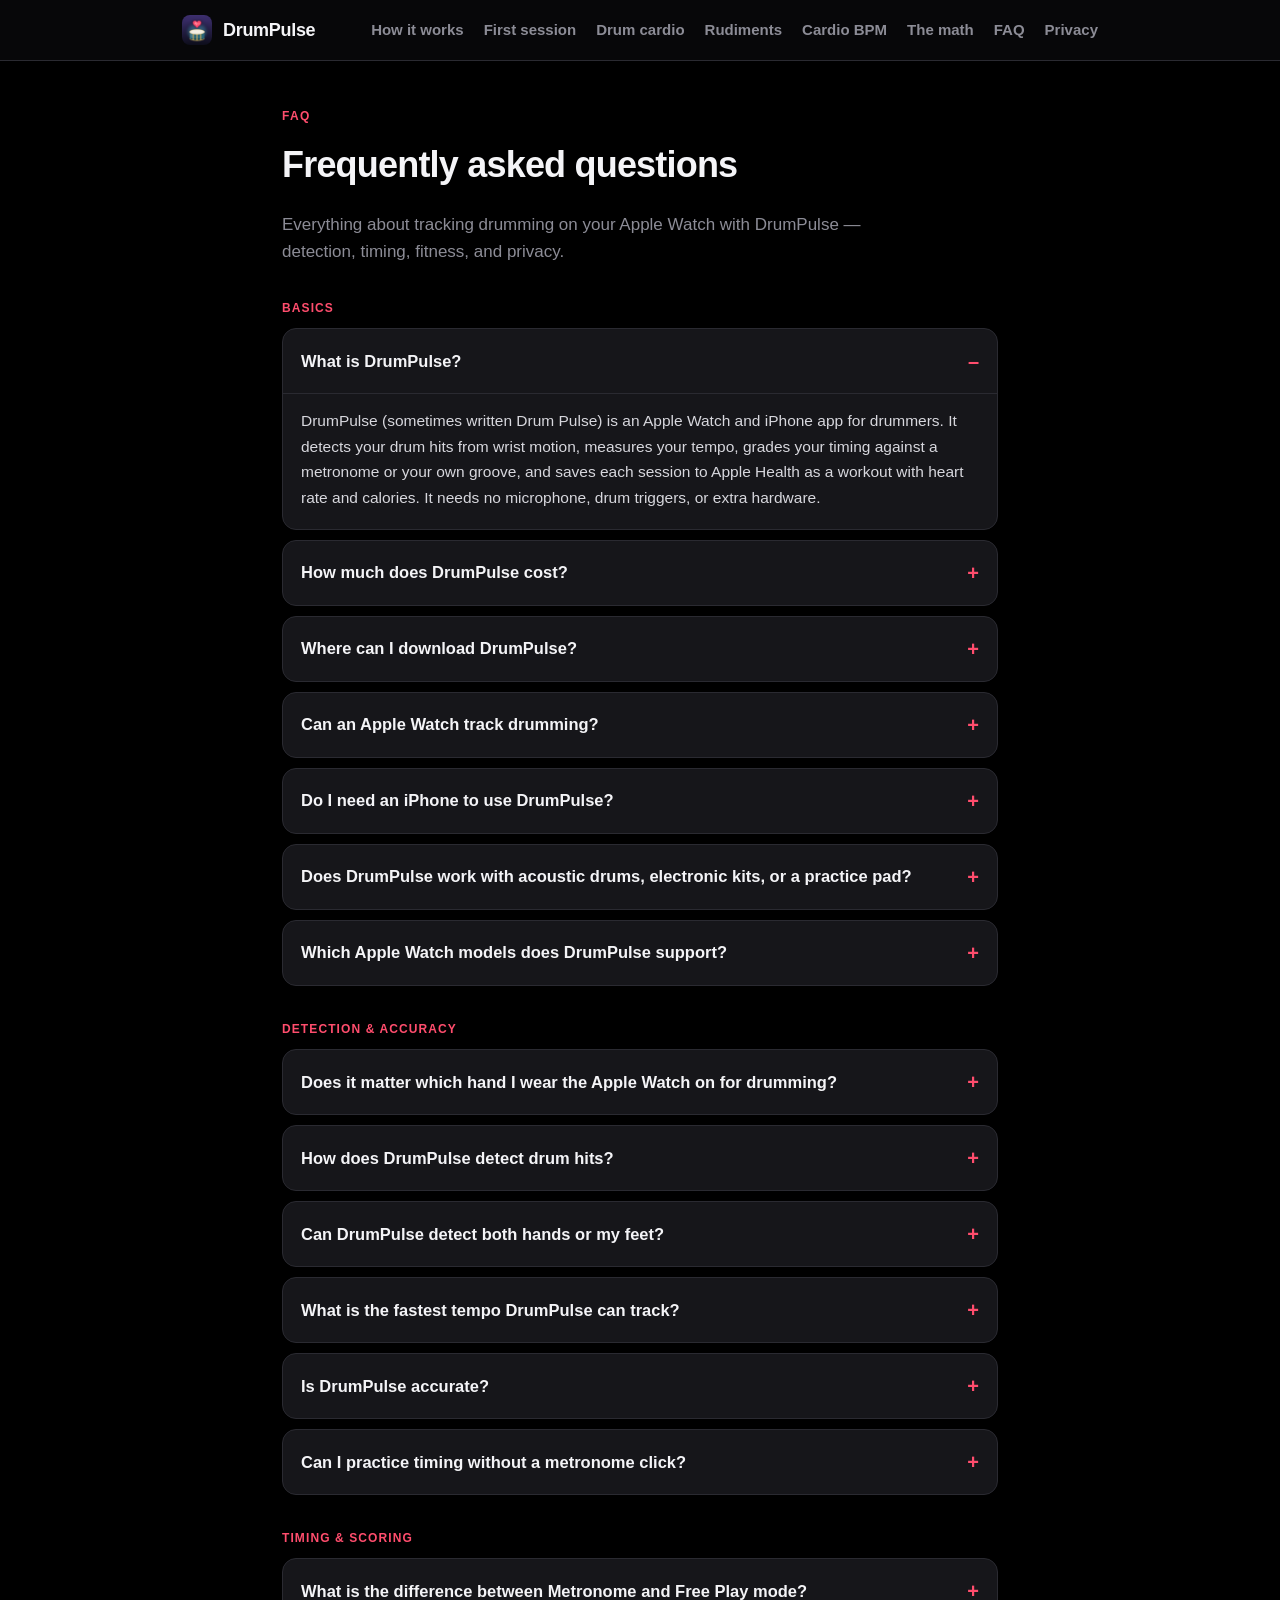
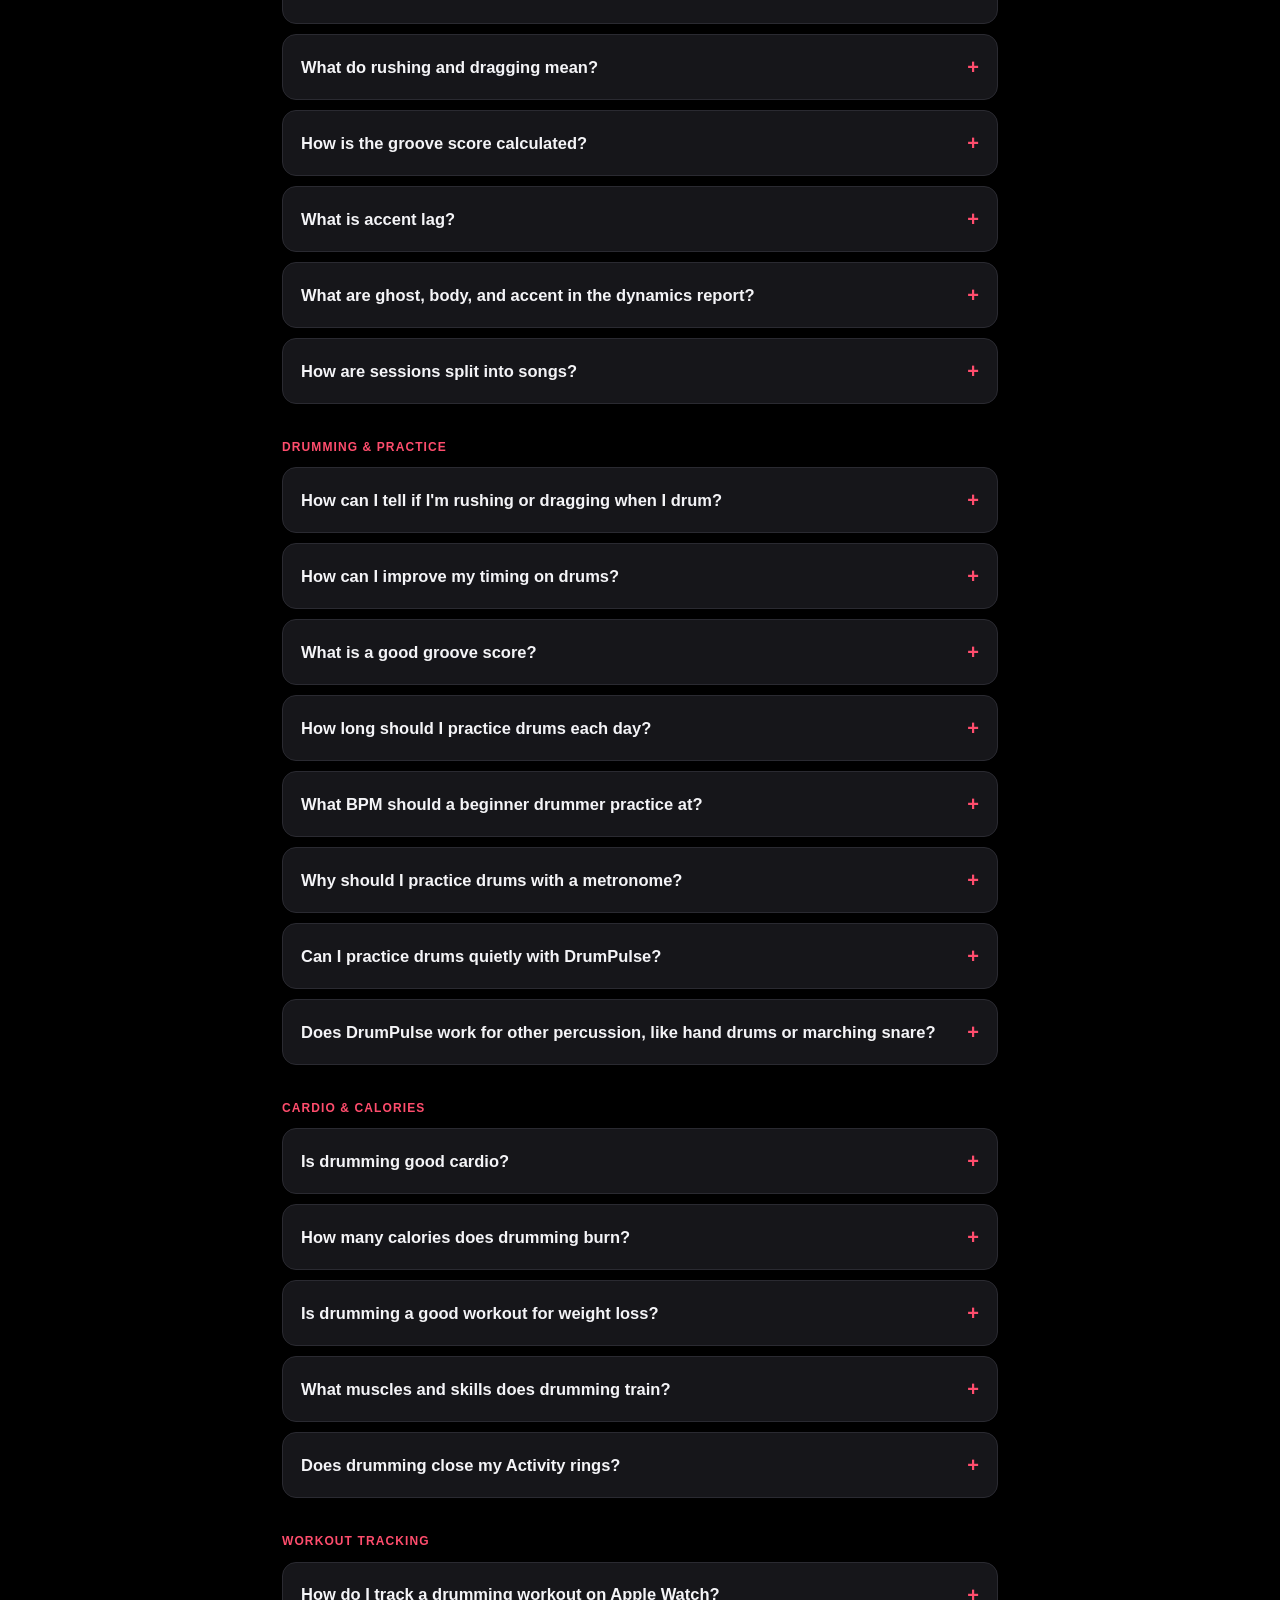
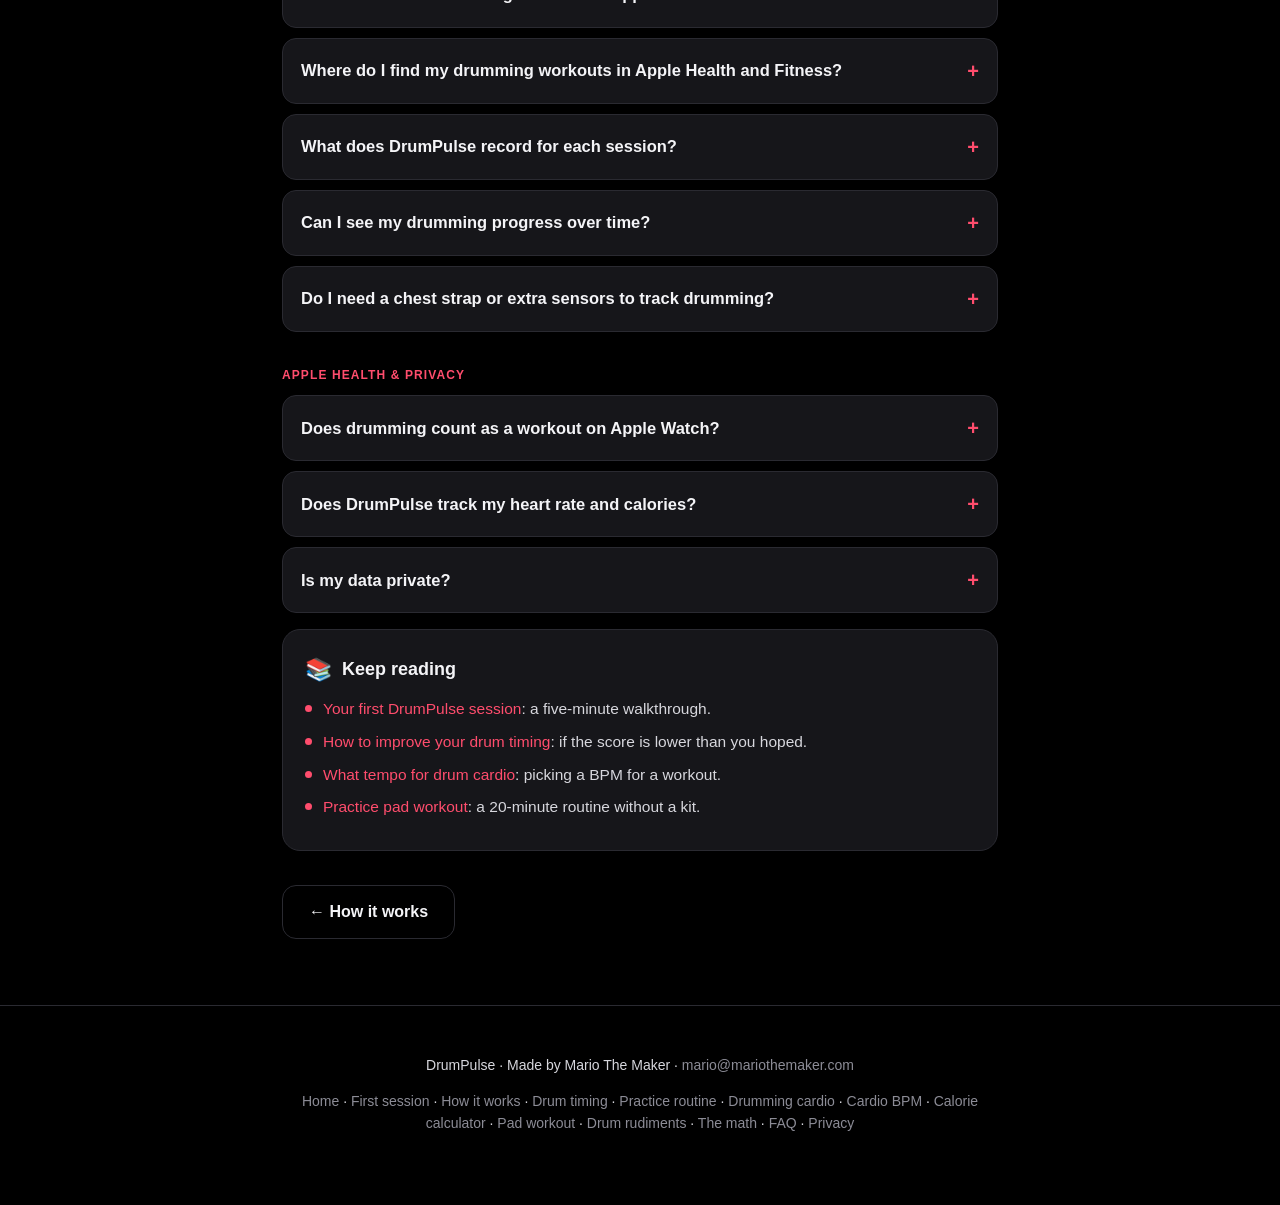
<file: faq.html>
<!DOCTYPE html>
<html lang="en">
<head>
<meta charset="utf-8">
<meta name="viewport" content="width=device-width, initial-scale=1, viewport-fit=cover">
<title>DrumPulse (Drum Pulse) FAQ — Apple Watch drumming tracker questions answered</title>
<meta name="description" content="Answers about DrumPulse for Apple Watch: drumming practice and timing, drumming as cardio and calories burned, tracking workouts in Apple Health, drum-hit detection, accuracy, privacy, and device support.">
<link rel="canonical" href="https://drumpulseapp.com/faq.html">
<link rel="icon" href="assets/icon.png">
<link rel="stylesheet" href="assets/style.css">
<meta property="og:site_name" content="DrumPulse">
<meta property="og:title" content="DrumPulse FAQ">
<meta property="og:description" content="Does it matter which hand wears the watch? How does drum detection work? Is it accurate? Answered.">
<meta property="og:image" content="assets/og.png">
<script type="application/ld+json">
{
  "@context": "https://schema.org",
  "@type": "FAQPage",
  "mainEntity": [
    {"@type":"Question","name":"What is DrumPulse?","acceptedAnswer":{"@type":"Answer","text":"DrumPulse (sometimes written Drum Pulse) is an Apple Watch and iPhone app for drummers. It detects your drum hits from wrist motion, measures your tempo, grades your timing against a metronome or your own groove, and saves each session to Apple Health as a workout with heart rate and calories. It needs no microphone, drum triggers, or extra hardware."}},
    {"@type":"Question","name":"How much does DrumPulse cost?","acceptedAnswer":{"@type":"Answer","text":"DrumPulse is $3.99 on the App Store for iPhone and Apple Watch, with no subscription, no ads, and no account."}},
    {"@type":"Question","name":"Where can I download DrumPulse?","acceptedAnswer":{"@type":"Answer","text":"DrumPulse is on the App Store at apps.apple.com/app/id6782245341. It installs on your iPhone and runs on your paired Apple Watch."}},
    {"@type":"Question","name":"Can an Apple Watch track drumming?","acceptedAnswer":{"@type":"Answer","text":"Yes. DrumPulse reads your wrist motion through the Apple Watch's built-in motion sensors, detects each drum hit, measures your tempo, grades your timing, and saves the session to Apple Health as a workout. No microphone, drum triggers, or extra hardware are needed — just the watch on your playing hand."}},
    {"@type":"Question","name":"Does it matter which hand I wear the Apple Watch on for drumming?","acceptedAnswer":{"@type":"Answer","text":"For detecting hits, no — detection is hand-agnostic. DrumPulse measures the magnitude of your wrist's acceleration (the square root of x squared plus y squared plus z squared), which is the same on either wrist and at any orientation, so accuracy doesn't depend on the hand and there's nothing to configure. What the hand does decide is which voice you measure: the watch only sees the hand it's on. Wear it on your snare or backbeat hand to grade backbeats (best for most timing practice); wear it on your lead or hi-hat hand to track the faster ostinato stream. It's a coaching choice, not a setting."}},
    {"@type":"Question","name":"How does DrumPulse detect drum hits?","acceptedAnswer":{"@type":"Answer","text":"It samples the watch's accelerometer and computes the magnitude of acceleration on each sample. A drum strike produces a sharp spike; DrumPulse peak-picks those spikes above an adjustable sensitivity threshold, with a short refractory window so a single hit isn't double-counted. Each detected hit gets a precise timestamp used for tempo and timing grading."}},
    {"@type":"Question","name":"Can DrumPulse detect both hands or my feet?","acceptedAnswer":{"@type":"Answer","text":"No. The watch only senses the motion of the wrist it's worn on, so DrumPulse measures one hand — the hand wearing the watch. It does not track your other hand or your kick and hi-hat feet. This is why the watch hand determines which voice you're grading."}},
    {"@type":"Question","name":"What is the fastest tempo DrumPulse can track?","acceptedAnswer":{"@type":"Answer","text":"Because it sees one hand, a short refractory window between hits caps how fast consecutive same-hand strikes can be told apart — about 125 BPM for continuous one-handed sixteenth notes. Alternating sticking is unaffected, since the watch hand plays every other note. If you pick a tempo and subdivision beyond what one wrist can resolve, the app warns you."}},
    {"@type":"Question","name":"Is DrumPulse accurate?","acceptedAnswer":{"@type":"Answer","text":"For the hand it's on, yes — it timestamps hits to sub-sample precision and grades them against a sample-accurate metronome grid or your own groove. Accuracy depends on a good sensitivity setting, which the built-in calibration sets from your real strikes. Remember it measures one hand, so it reflects that hand's timing, not the whole kit."}},
    {"@type":"Question","name":"Does drumming count as a workout on Apple Watch?","acceptedAnswer":{"@type":"Answer","text":"With DrumPulse, yes. Each session is saved to Apple Health as a workout with duration, heart rate, and active energy, so it contributes to your activity rings. Apple Health has no dedicated drumming type, so it appears as Other (branded Drumming) in the Fitness app."}},
    {"@type":"Question","name":"Do I need an iPhone to use DrumPulse?","acceptedAnswer":{"@type":"Answer","text":"No. The watch app runs on its own — you can play, grade, and save sessions with just the Apple Watch. The optional iPhone companion app gives you a bigger screen to review sessions, trends, and per-song breakdowns, syncing over Apple's encrypted device-to-device connection."}},
    {"@type":"Question","name":"What is the difference between Metronome and Free Play mode?","acceptedAnswer":{"@type":"Answer","text":"In Metronome mode you set a tempo and every hit is graded against a steady click, like a timing trainer. In Free Play mode there is no click — DrumPulse learns your own recent groove and flags when you speed up or slow down relative to yourself, which is ideal for open playing and gigs."}},
    {"@type":"Question","name":"What do rushing and dragging mean?","acceptedAnswer":{"@type":"Answer","text":"Rushing means you played ahead of the beat (early); dragging means you played behind it (late). DrumPulse shows early as negative and late as positive, splits every graded hit into rushing, on-time, and dragging, and rolls it into a groove score from 0 to 100."}},
    {"@type":"Question","name":"How is the groove score calculated?","acceptedAnswer":{"@type":"Answer","text":"Each graded hit gets a timing error in milliseconds: its distance from the nearest beat or subdivision in Metronome mode, or how far its beat length differs from your own settled groove in Free Play. DrumPulse takes the root mean square (RMS) of those errors: square each one, average them, then take the square root. An RMS of 15 ms or less scores 100, and the score falls in a straight line to 0 at 90 ms, so 30 ms scores 80 and 52.5 ms scores 50. The full formulas, with worked examples, are at drumpulseapp.com/the-math.html."}},
    {"@type":"Question","name":"What is accent lag?","acceptedAnswer":{"@type":"Answer","text":"Accent lag measures whether your loud hits land at a different time than your soft ones, by comparing the average timing of your accents versus your ghost notes across the session. Positive means accents drag behind the beat, negative means they push ahead, and near zero means an even touch. It's a subtle habit the overall groove score can hide."}},
    {"@type":"Question","name":"What are ghost, body, and accent in the dynamics report?","acceptedAnswer":{"@type":"Answer","text":"DrumPulse sorts every hit by strength into ghost (soft), body (medium), and accent (loud) — measured relative to your own playing strength, not a fixed volume. So a hard-hitting player isn't graded as all accents and a light player's taps aren't all ghosts. It shows the dynamic range in your playing."}},
    {"@type":"Question","name":"Does DrumPulse work with acoustic drums, electronic kits, or a practice pad?","acceptedAnswer":{"@type":"Answer","text":"Yes. It senses your wrist motion, not sound, so it works on acoustic drums, electronic kits, and practice pads alike — anywhere your hand makes a striking motion. You can even practice on a pillow or your knee."}},
    {"@type":"Question","name":"Is my data private?","acceptedAnswer":{"@type":"Answer","text":"Yes. DrumPulse has no accounts, no tracking, no analytics, and no servers. Your motion and heart-rate data are used on-device only and never leave it. Sessions sync solely between your own watch and iPhone over Apple's encrypted connection, and you can delete sessions or revoke permissions at any time."}},
    {"@type":"Question","name":"Does DrumPulse track my heart rate and calories?","acceptedAnswer":{"@type":"Answer","text":"Yes. It shows your live heart rate while you play and estimates calories burned from a drumming activity value and your body weight, reading your body-mass sample from Apple Health when available. All of this happens on the watch."}},
    {"@type":"Question","name":"How are sessions split into songs?","acceptedAnswer":{"@type":"Answer","text":"In Free Play, DrumPulse splits a long set at the silences between songs, then re-merges adjacent parts that stayed at the same tempo so a mid-song pause isn't counted as a new song. It's a best-guess estimate from wrist motion alone — a long mid-song pause or two songs at the same tempo can fool it — so treat the song count as approximate."}},
    {"@type":"Question","name":"Which Apple Watch models does DrumPulse support?","acceptedAnswer":{"@type":"Answer","text":"DrumPulse runs on Apple Watch models on a recent watchOS version. Hands-free start by double-tapping your fingers requires Apple Watch Series 9, Series 10, or Ultra 2. It was developed and validated on Apple Watch Ultra 2."}},
    {"@type":"Question","name":"Can I practice timing without a metronome click?","acceptedAnswer":{"@type":"Answer","text":"Yes. Free Play mode grades you against your own established groove with no click, so it tells you when you drift faster or slower relative to yourself. Metronome mode also offers click dropout, which mutes the click for some bars so you practice holding time through silence and then checks how you re-enter."}},
    {"@type":"Question","name":"How can I tell if I'm rushing or dragging when I drum?","acceptedAnswer":{"@type":"Answer","text":"Most drummers can't hear it reliably while playing, which is why it helps to measure it. DrumPulse timestamps every hit from your wrist motion and compares it with the metronome grid (or your own groove in Free Play), then shows how many hits were early (rushing), on time, or late (dragging) and your average lean in milliseconds. A steady lean in one direction across a session is the habit to work on."}},
    {"@type":"Question","name":"How can I improve my timing on drums?","acceptedAnswer":{"@type":"Answer","text":"Practice with a metronome at a tempo you can play cleanly, and measure instead of guessing. Check your rushing and dragging split after each session, slow the tempo down if your groove score drops, and move up only when you're consistent. Click dropout (muting the click for some bars) trains you to hold time on your own, and Free Play shows whether you stay steady without a click. Short, regular sessions beat one long one."}},
    {"@type":"Question","name":"What is a good groove score?","acceptedAnswer":{"@type":"Answer","text":"In DrumPulse, an RMS timing error of 15 ms or less scores 100, 30 ms scores 80, and the score falls to 0 at 90 ms. As a rule of thumb, the 80s and up mean tight, consistent time; 60s and 70s are normal when you're pushing a new tempo or a new pattern. Compare against your own last sessions rather than chasing a single number, because tempo and difficulty change the score. The formula is on the math page."}},
    {"@type":"Question","name":"How long should I practice drums each day?","acceptedAnswer":{"@type":"Answer","text":"Consistency matters more than length. Many teachers suggest 20 to 30 focused minutes a day for beginners, and longer sessions for advanced players working on specific goals. Tracking each session with DrumPulse shows your duration, timing, and trends on one timeline, so you can see whether your practice is actually paying off."}},
    {"@type":"Question","name":"What BPM should a beginner drummer practice at?","acceptedAnswer":{"@type":"Answer","text":"Start slow enough to play every note evenly, often somewhere around 60 to 80 BPM for basic rudiments and grooves, then raise the tempo a few BPM at a time once your timing is steady. Speed is a result of control, not a starting point. DrumPulse's metronome mode grades each hit so you can see when a tempo is too fast to keep clean."}},
    {"@type":"Question","name":"Why should I practice drums with a metronome?","acceptedAnswer":{"@type":"Answer","text":"A metronome gives you an objective reference, so you build an internal sense of steady tempo instead of drifting without noticing. It exposes rushing in fills and dragging in slow passages. DrumPulse goes a step further by grading your hits against the click and showing the result, so the metronome becomes feedback and not just a sound."}},
    {"@type":"Question","name":"Can I practice drums quietly with DrumPulse?","acceptedAnswer":{"@type":"Answer","text":"Yes. Because DrumPulse reads wrist motion instead of listening for sound, you can practice on a practice pad, a pillow, or your knee with headphones on and still get tempo and timing feedback. That makes it useful for apartments, late nights, and travel."}},
    {"@type":"Question","name":"Does DrumPulse work for other percussion, like hand drums or marching snare?","acceptedAnswer":{"@type":"Answer","text":"It detects the striking motion of your wrist, so it can work for other hand-percussion styles where you make a sharp striking movement, such as a marching snare, djembe, or bongos. It was designed and tested for drum-kit and pad playing, so results on other instruments may vary, and you may need to adjust the sensitivity during calibration."}},
    {"@type":"Question","name":"Is drumming good cardio?","acceptedAnswer":{"@type":"Answer","text":"It can be. Playing drums is rhythmic, full-body activity, and energetic styles like rock, metal, and fast jazz can raise your heart rate into a moderate-to-vigorous range, especially in longer sets. Intensity varies a lot with style, tempo, and how hard you play, so a gentle practice session is lighter than a loud gig. DrumPulse shows your live heart rate while you play so you can see how hard you're actually working."}},
    {"@type":"Question","name":"How many calories does drumming burn?","acceptedAnswer":{"@type":"Answer","text":"It depends on your body weight, how hard you play, and for how long. Published activity tables rate drumming as roughly moderate exercise, and many estimates land in the range of a few hundred calories per hour for an average adult. DrumPulse estimates calories from a drumming activity value and your body weight (read from Apple Health when available) and records the result with your workout. Treat any figure as an estimate."}},
    {"@type":"Question","name":"Is drumming a good workout for weight loss?","acceptedAnswer":{"@type":"Answer","text":"Drumming can contribute. It burns calories, it's easy to enjoy and stick with, and regular sessions add to your weekly activity. Like any exercise, weight loss depends on your overall energy balance, so think of drumming as a fun way to add movement, not a stand-alone solution. Tracking sessions in Apple Health makes it count alongside your other workouts."}},
    {"@type":"Question","name":"What muscles and skills does drumming train?","acceptedAnswer":{"@type":"Answer","text":"Drumming works your forearms, shoulders, core, and legs, and it trains coordination, rhythm, reaction, and endurance. Higher-tempo and longer sessions add more cardiovascular demand. The limb coordination is also a mental workout, which is part of why many people find drumming engaging as a way to stay active."}},
    {"@type":"Question","name":"Does drumming close my Activity rings?","acceptedAnswer":{"@type":"Answer","text":"DrumPulse saves each session to Apple Health as a workout with heart rate and active energy, and active energy counts toward your Move ring. Whether you earn Exercise minutes depends on the intensity Apple Watch detects during the session, so a hard, energetic session is more likely to count than a light practice. Stand hours are separate."}},
    {"@type":"Question","name":"How do I track a drumming workout on Apple Watch?","acceptedAnswer":{"@type":"Answer","text":"Apple's Workout app has no dedicated drumming type, so use an app built for it. Open DrumPulse on your watch, pick Metronome or Free Play, and start playing. It detects your hits, tracks tempo and timing, shows live heart rate, and saves the session to Apple Health as a workout when you finish."}},
    {"@type":"Question","name":"Where do I find my drumming workouts in Apple Health and Fitness?","acceptedAnswer":{"@type":"Answer","text":"Finished sessions show up in the Fitness app and in Apple Health's workout history, listed as Other (branded Drumming) with duration, heart rate, and active energy. Timing, dynamics, and per-song detail stay in DrumPulse, where you can review them on the watch or the optional iPhone companion."}},
    {"@type":"Question","name":"What does DrumPulse record for each session?","acceptedAnswer":{"@type":"Answer","text":"For each session it keeps your tempo, hit timing and groove score, the rushing, on-time, and dragging split, dynamics (ghost, body, and accent hits), accent lag, estimated songs in Free Play, plus duration, heart rate, and calories. Everything is stored on your own devices."}},
    {"@type":"Question","name":"Can I see my drumming progress over time?","acceptedAnswer":{"@type":"Answer","text":"Yes. The optional iPhone companion shows session history, trends, and per-song breakdowns, so you can see whether your groove score, tempo, and consistency are improving week to week. Your workouts also build up in Apple Health alongside your other activity."}},
    {"@type":"Question","name":"Do I need a chest strap or extra sensors to track drumming?","acceptedAnswer":{"@type":"Answer","text":"No. DrumPulse uses the sensors already in your Apple Watch: the motion sensors detect your hits and the heart-rate sensor reads your pulse. For best heart-rate readings, wear the watch snug on your wrist, just above the wrist bone."}}
  ]
}
</script>
</head>
<body>

<header class="site">
  <div class="wrap">
    <a class="brand" href="/" style="color:inherit"><img src="assets/icon.png" alt="DrumPulse icon"><span class="bn">DrumPulse</span></a>
    <nav>
      <a href="how-it-works.html">How it works</a>
      <a href="first-session.html">First session</a>
      <a href="drumming-cardio.html">Drum cardio</a>
      <a href="drum-rudiments.html">Rudiments</a>
      <a href="drum-cardio-tempo.html">Cardio BPM</a>
      <a href="the-math.html">The math</a>
      <a href="faq.html">FAQ</a>
      <a class="wide" href="privacy.html">Privacy</a>
    </nav>
  </div>
</header>

<div class="wrap faq" style="padding-top:46px;padding-bottom:50px">
  <p class="eyebrow">FAQ</p>
  <h1 style="font-size:36px;letter-spacing:-.8px;margin:0 0 10px">Frequently asked questions</h1>
  <p class="lead">Everything about tracking drumming on your Apple Watch with DrumPulse — detection, timing, fitness, and privacy.</p>

  <p class="faqcat">Basics</p>

  <details open>
    <summary>What is DrumPulse?</summary>
    <div class="a">DrumPulse (sometimes written Drum Pulse) is an Apple Watch and iPhone app for drummers. It detects your drum hits from wrist motion, measures your tempo, grades your timing against a metronome or your own groove, and saves each session to Apple Health as a workout with heart rate and calories. It needs no microphone, drum triggers, or extra hardware.</div>
  </details>

  <details>
    <summary>How much does DrumPulse cost?</summary>
    <div class="a">DrumPulse is $3.99 on the App Store for iPhone and Apple Watch, with no subscription, no ads, and no account.</div>
  </details>

  <details>
    <summary>Where can I download DrumPulse?</summary>
    <div class="a">DrumPulse is on the App Store at <a href="https://apps.apple.com/app/id6782245341">apps.apple.com/app/id6782245341</a>. It installs on your iPhone and runs on your paired Apple Watch.</div>
  </details>

  <details>
    <summary>Can an Apple Watch track drumming?</summary>
    <div class="a">Yes. DrumPulse reads your wrist motion through the Apple Watch's built-in motion sensors, detects each drum hit, measures your tempo, grades your timing, and saves the session to Apple Health as a workout. No microphone, drum triggers, or extra hardware are needed — just the watch on your playing hand.</div>
  </details>

  <details>
    <summary>Do I need an iPhone to use DrumPulse?</summary>
    <div class="a">No. The watch app runs on its own — you can play, grade, and save sessions with just the Apple Watch. The optional iPhone companion gives you a bigger screen to review sessions, trends, and per-song breakdowns, syncing over Apple's encrypted device-to-device connection.</div>
  </details>

  <details>
    <summary>Does DrumPulse work with acoustic drums, electronic kits, or a practice pad?</summary>
    <div class="a">Yes. It senses your wrist motion, not sound, so it works on acoustic drums, electronic kits, and practice pads alike — anywhere your hand makes a striking motion. You can even practice on a pillow or your knee.</div>
  </details>

  <details>
    <summary>Which Apple Watch models does DrumPulse support?</summary>
    <div class="a">DrumPulse runs on Apple Watch models on a recent watchOS version. Hands-free start by double-tapping your fingers requires Apple Watch Series 9, Series 10, or Ultra 2. It was developed and validated on Apple Watch Ultra 2.</div>
  </details>

  <p class="faqcat">Detection &amp; accuracy</p>

  <details>
    <summary>Does it matter which hand I wear the Apple Watch on for drumming?</summary>
    <div class="a">For <strong>detecting</strong> hits, no — detection is hand-agnostic. DrumPulse measures the magnitude of your wrist's acceleration (√(x²+y²+z²)), which is the same on either wrist and at any orientation, so accuracy doesn't depend on the hand and there's nothing to configure. What the hand <em>does</em> decide is which voice you measure: the watch only sees the hand it's on. Wear it on your <strong>snare/backbeat hand</strong> to grade backbeats (best for most timing practice); wear it on your <strong>lead/hi-hat hand</strong> to track the faster ostinato stream. It's a coaching choice, not a setting. <a href="how-it-works.html">More in How it works →</a></div>
  </details>

  <details>
    <summary>How does DrumPulse detect drum hits?</summary>
    <div class="a">It samples the watch's accelerometer and computes the magnitude of acceleration on each sample. A drum strike produces a sharp spike; DrumPulse peak-picks those spikes above an adjustable sensitivity threshold, with a short refractory window so a single hit isn't double-counted. Each detected hit gets a precise timestamp used for tempo and timing grading.</div>
  </details>

  <details>
    <summary>Can DrumPulse detect both hands or my feet?</summary>
    <div class="a">No. The watch only senses the motion of the wrist it's worn on, so DrumPulse measures one hand — the hand wearing the watch. It does not track your other hand or your kick and hi-hat feet. This is why the watch hand determines which voice you're grading.</div>
  </details>

  <details>
    <summary>What is the fastest tempo DrumPulse can track?</summary>
    <div class="a">Because it sees one hand, a short refractory window between hits caps how fast consecutive same-hand strikes can be told apart — about 125 BPM for continuous one-handed sixteenth notes. Alternating sticking is unaffected, since the watch hand plays every other note. If you pick a tempo and subdivision beyond what one wrist can resolve, the app warns you.</div>
  </details>

  <details>
    <summary>Is DrumPulse accurate?</summary>
    <div class="a">For the hand it's on, yes — it timestamps hits to sub-sample precision and grades them against a sample-accurate metronome grid or your own groove. Accuracy depends on a good sensitivity setting, which the built-in calibration sets from your real strikes. Remember it measures one hand, so it reflects that hand's timing, not the whole kit.</div>
  </details>

  <details>
    <summary>Can I practice timing without a metronome click?</summary>
    <div class="a">Yes. Free Play mode grades you against your own established groove with no click, so it tells you when you drift faster or slower relative to yourself. Metronome mode also offers click dropout, which mutes the click for some bars so you practice holding time through silence and then checks how you re-enter.</div>
  </details>

  <p class="faqcat">Timing &amp; scoring</p>

  <details>
    <summary>What is the difference between Metronome and Free Play mode?</summary>
    <div class="a">In Metronome mode you set a tempo and every hit is graded against a steady click, like a timing trainer. In Free Play mode there is no click — DrumPulse learns your own recent groove and flags when you speed up or slow down relative to yourself, which is ideal for open playing and gigs.</div>
  </details>

  <details>
    <summary>What do rushing and dragging mean?</summary>
    <div class="a">Rushing means you played ahead of the beat (early); dragging means you played behind it (late). DrumPulse shows early as negative and late as positive, splits every graded hit into rushing, on-time, and dragging, and rolls it into a <a href="the-math.html">groove score</a> from 0 to 100. <a href="the-math.html#metronome">How each hit is timed →</a></div>
  </details>

  <details>
    <summary>How is the groove score calculated?</summary>
    <div class="a">Each graded hit gets a timing error in milliseconds: its distance from the nearest beat or subdivision in Metronome mode, or how far its beat length differs from your own settled groove in Free Play. DrumPulse takes the <strong>RMS</strong> (root mean square) of those errors: square each one, average them, then take the square root. An RMS of 15 ms or less scores 100, and the score falls in a straight line to 0 at 90 ms, so 30 ms scores 80 and 52.5 ms scores 50. <a href="the-math.html#score">See the math, with worked examples →</a></div>
  </details>

  <details>
    <summary>What is accent lag?</summary>
    <div class="a">Accent lag measures whether your loud hits land at a different time than your soft ones, by comparing the average timing of your accents versus your ghost notes across the session. Positive means accents drag behind the beat, negative means they push ahead, and near zero means an even touch. It's a subtle habit the overall groove score can hide.</div>
  </details>

  <details>
    <summary>What are ghost, body, and accent in the dynamics report?</summary>
    <div class="a">DrumPulse sorts every hit by strength into ghost (soft), body (medium), and accent (loud) — measured relative to your own playing strength, not a fixed volume. So a hard-hitting player isn't graded as all accents and a light player's taps aren't all ghosts. It shows the dynamic range in your playing.</div>
  </details>

  <details>
    <summary>How are sessions split into songs?</summary>
    <div class="a">In Free Play, DrumPulse splits a long set at the silences between songs, then re-merges adjacent parts that stayed at the same tempo so a mid-song pause isn't counted as a new song. It's a best-guess estimate from wrist motion alone — a long mid-song pause or two songs at the same tempo can fool it — so treat the song count as approximate.</div>
  </details>

  <p class="faqcat">Drumming &amp; practice</p>
  <details>
    <summary>How can I tell if I'm rushing or dragging when I drum?</summary>
    <div class="a">Most drummers can't hear it reliably while playing, which is why it helps to measure it. DrumPulse timestamps every hit from your wrist motion and compares it with the metronome grid (or your own groove in Free Play), then shows how many hits were early (rushing), on time, or late (dragging) and your average lean in milliseconds. A steady lean in one direction across a session is the habit to work on.</div>
  </details>

  <details>
    <summary>How can I improve my timing on drums?</summary>
    <div class="a">Practice with a metronome at a tempo you can play cleanly, and measure instead of guessing. Check your rushing and dragging split after each session, slow the tempo down if your groove score drops, and move up only when you're consistent. Click dropout (muting the click for some bars) trains you to hold time on your own, and Free Play shows whether you stay steady without a click. Short, regular sessions beat one long one.</div>
  </details>

  <details>
    <summary>What is a good groove score?</summary>
    <div class="a">In DrumPulse, an RMS timing error of 15 ms or less scores 100, 30 ms scores 80, and the score falls to 0 at 90 ms. As a rule of thumb, the 80s and up mean tight, consistent time; 60s and 70s are normal when you're pushing a new tempo or a new pattern. Compare against your own last sessions rather than chasing a single number, because tempo and difficulty change the score. The formula is on the <a href="the-math.html#score">math page</a>.</div>
  </details>

  <details>
    <summary>How long should I practice drums each day?</summary>
    <div class="a">Consistency matters more than length. Many teachers suggest 20 to 30 focused minutes a day for beginners, and longer sessions for advanced players working on specific goals. Tracking each session with DrumPulse shows your duration, timing, and trends on one timeline, so you can see whether your practice is actually paying off.</div>
  </details>

  <details>
    <summary>What BPM should a beginner drummer practice at?</summary>
    <div class="a">Start slow enough to play every note evenly, often somewhere around 60 to 80 BPM for basic <a href="drum-rudiments.html">rudiments</a> and grooves, then raise the tempo a few BPM at a time once your timing is steady. Speed is a result of control, not a starting point. DrumPulse's metronome mode grades each hit so you can see when a tempo is too fast to keep clean.</div>
  </details>

  <details>
    <summary>Why should I practice drums with a metronome?</summary>
    <div class="a">A metronome gives you an objective reference, so you build an internal sense of steady tempo instead of drifting without noticing. It exposes rushing in fills and dragging in slow passages. DrumPulse goes a step further by grading your hits against the click and showing the result, so the metronome becomes feedback and not just a sound.</div>
  </details>

  <details>
    <summary>Can I practice drums quietly with DrumPulse?</summary>
    <div class="a">Yes. Because DrumPulse reads wrist motion instead of listening for sound, you can practice on a <a href="practice-pad-workout.html">practice pad</a>, a pillow, or your knee with headphones on and still get tempo and timing feedback. That makes it useful for apartments, late nights, and travel.</div>
  </details>

  <details>
    <summary>Does DrumPulse work for other percussion, like hand drums or marching snare?</summary>
    <div class="a">It detects the striking motion of your wrist, so it can work for other hand-percussion styles where you make a sharp striking movement, such as a marching snare, djembe, or bongos. It was designed and tested for drum-kit and pad playing, so results on other instruments may vary, and you may need to adjust the sensitivity during calibration.</div>
  </details>

  <p class="faqcat">Cardio &amp; calories</p>
  <details>
    <summary>Is drumming good cardio?</summary>
    <div class="a">It can be. Playing drums is rhythmic, full-body activity, and energetic styles like rock, metal, and fast jazz can raise your heart rate into a moderate-to-vigorous range, especially in longer sets. Intensity varies a lot with style, tempo, and how hard you play, so a gentle practice session is lighter than a loud gig. DrumPulse shows your live heart rate while you play so you can see how hard you're actually working. <a href="drumming-cardio.html">More on drumming cardio →</a></div>
  </details>

  <details>
    <summary>How many calories does drumming burn?</summary>
    <div class="a">It depends on your body weight, how hard you play, and for how long. Published activity tables rate drumming as roughly moderate exercise, and many estimates land in the range of a few hundred calories per hour for an average adult. DrumPulse estimates calories from a drumming activity value and your body weight (read from Apple Health when available) and records the result with your workout. Treat any figure as an estimate. <a href="drumming-calories-calculator.html">Try the drumming calories calculator →</a></div>
  </details>

  <details>
    <summary>Is drumming a good workout for weight loss?</summary>
    <div class="a">Drumming can contribute. It burns calories, it's easy to enjoy and stick with, and regular sessions add to your weekly activity. Like any exercise, weight loss depends on your overall energy balance, so think of drumming as a fun way to add movement, not a stand-alone solution. Tracking sessions in Apple Health makes it count alongside your other workouts.</div>
  </details>

  <details>
    <summary>What muscles and skills does drumming train?</summary>
    <div class="a">Drumming works your forearms, shoulders, core, and legs, and it trains coordination, rhythm, reaction, and endurance. Higher-tempo and longer sessions add more cardiovascular demand. The limb coordination is also a mental workout, which is part of why many people find drumming engaging as a way to stay active.</div>
  </details>

  <details>
    <summary>Does drumming close my Activity rings?</summary>
    <div class="a">DrumPulse saves each session to Apple Health as a workout with heart rate and active energy, and active energy counts toward your Move ring. Whether you earn Exercise minutes depends on the intensity Apple Watch detects during the session, so a hard, energetic session is more likely to count than a light practice. Stand hours are separate.</div>
  </details>

  <p class="faqcat">Workout tracking</p>
  <details>
    <summary>How do I track a drumming workout on Apple Watch?</summary>
    <div class="a">Apple's Workout app has no dedicated drumming type, so use an app built for it. Open DrumPulse on your watch, pick Metronome or Free Play, and start playing. It detects your hits, tracks tempo and timing, shows live heart rate, and saves the session to Apple Health as a workout when you finish.</div>
  </details>

  <details>
    <summary>Where do I find my drumming workouts in Apple Health and Fitness?</summary>
    <div class="a">Finished sessions show up in the Fitness app and in Apple Health's workout history, listed as Other (branded Drumming) with duration, heart rate, and active energy. Timing, dynamics, and per-song detail stay in DrumPulse, where you can review them on the watch or the optional iPhone companion.</div>
  </details>

  <details>
    <summary>What does DrumPulse record for each session?</summary>
    <div class="a">For each session it keeps your tempo, hit timing and groove score, the rushing, on-time, and dragging split, dynamics (ghost, body, and accent hits), accent lag, estimated songs in Free Play, plus duration, heart rate, and calories. Everything is stored on your own devices.</div>
  </details>

  <details>
    <summary>Can I see my drumming progress over time?</summary>
    <div class="a">Yes. The optional iPhone companion shows session history, trends, and per-song breakdowns, so you can see whether your groove score, tempo, and consistency are improving week to week. Your workouts also build up in Apple Health alongside your other activity.</div>
  </details>

  <details>
    <summary>Do I need a chest strap or extra sensors to track drumming?</summary>
    <div class="a">No. DrumPulse uses the sensors already in your Apple Watch: the motion sensors detect your hits and the heart-rate sensor reads your pulse. For best heart-rate readings, wear the watch snug on your wrist, just above the wrist bone.</div>
  </details>

  <p class="faqcat">Apple Health &amp; privacy</p>

  <details>
    <summary>Does drumming count as a workout on Apple Watch?</summary>
    <div class="a">With DrumPulse, yes. Each session is saved to Apple Health as a workout with duration, heart rate, and active energy, so it contributes to your activity rings. Apple Health has no dedicated drumming type, so it appears as Other (branded Drumming) in the Fitness app.</div>
  </details>

  <details>
    <summary>Does DrumPulse track my heart rate and calories?</summary>
    <div class="a">Yes. It shows your live heart rate while you play and estimates calories burned from a drumming activity value and your body weight, reading your body-mass sample from Apple Health when available. All of this happens on the watch.</div>
  </details>

  <details>
    <summary>Is my data private?</summary>
    <div class="a">Yes. DrumPulse has no accounts, no tracking, no analytics, and no servers. Your motion and heart-rate data are used on-device only and never leave it. Sessions sync solely between your own watch and iPhone over Apple's encrypted connection, and you can delete sessions or revoke permissions at any time. See the <a href="privacy.html">privacy policy</a>.</div>
  </details>

  <div class="topic">
    <h2><span class="ic">📚</span> Keep reading</h2>
    <ul>
      <li><a href="first-session.html">Your first DrumPulse session</a>: a five-minute walkthrough.</li>
      <li><a href="drum-timing.html">How to improve your drum timing</a>: if the score is lower than you hoped.</li>
      <li><a href="drum-cardio-tempo.html">What tempo for drum cardio</a>: picking a BPM for a workout.</li>
      <li><a href="practice-pad-workout.html">Practice pad workout</a>: a 20-minute routine without a kit.</li>
    </ul>
  </div>

  <p style="margin-top:34px"><a class="btn ghost" href="how-it-works.html">← How it works</a></p>
</div>

<footer class="site">
  <div class="wrap">
    <p>DrumPulse · Made by Mario The Maker · <a class="em" href="#" data-u="mario" data-d="mariothemaker.com">mario [at] mariothemaker [dot] com</a></p>
    <p><a href="/">Home</a> · <a href="first-session.html">First session</a> · <a href="how-it-works.html">How it works</a> · <a href="drum-timing.html">Drum timing</a> · <a href="drum-practice-routine.html">Practice routine</a> · <a href="drumming-cardio.html">Drumming cardio</a> · <a href="drum-cardio-tempo.html">Cardio BPM</a> · <a href="drumming-calories-calculator.html">Calorie calculator</a> · <a href="practice-pad-workout.html">Pad workout</a> · <a href="drum-rudiments.html">Drum rudiments</a> · <a href="the-math.html">The math</a> · <a href="faq.html">FAQ</a> · <a href="privacy.html">Privacy</a></p>
  </div>
</footer>

<script src="assets/em.js" defer></script>
</body>
</html>
</file>
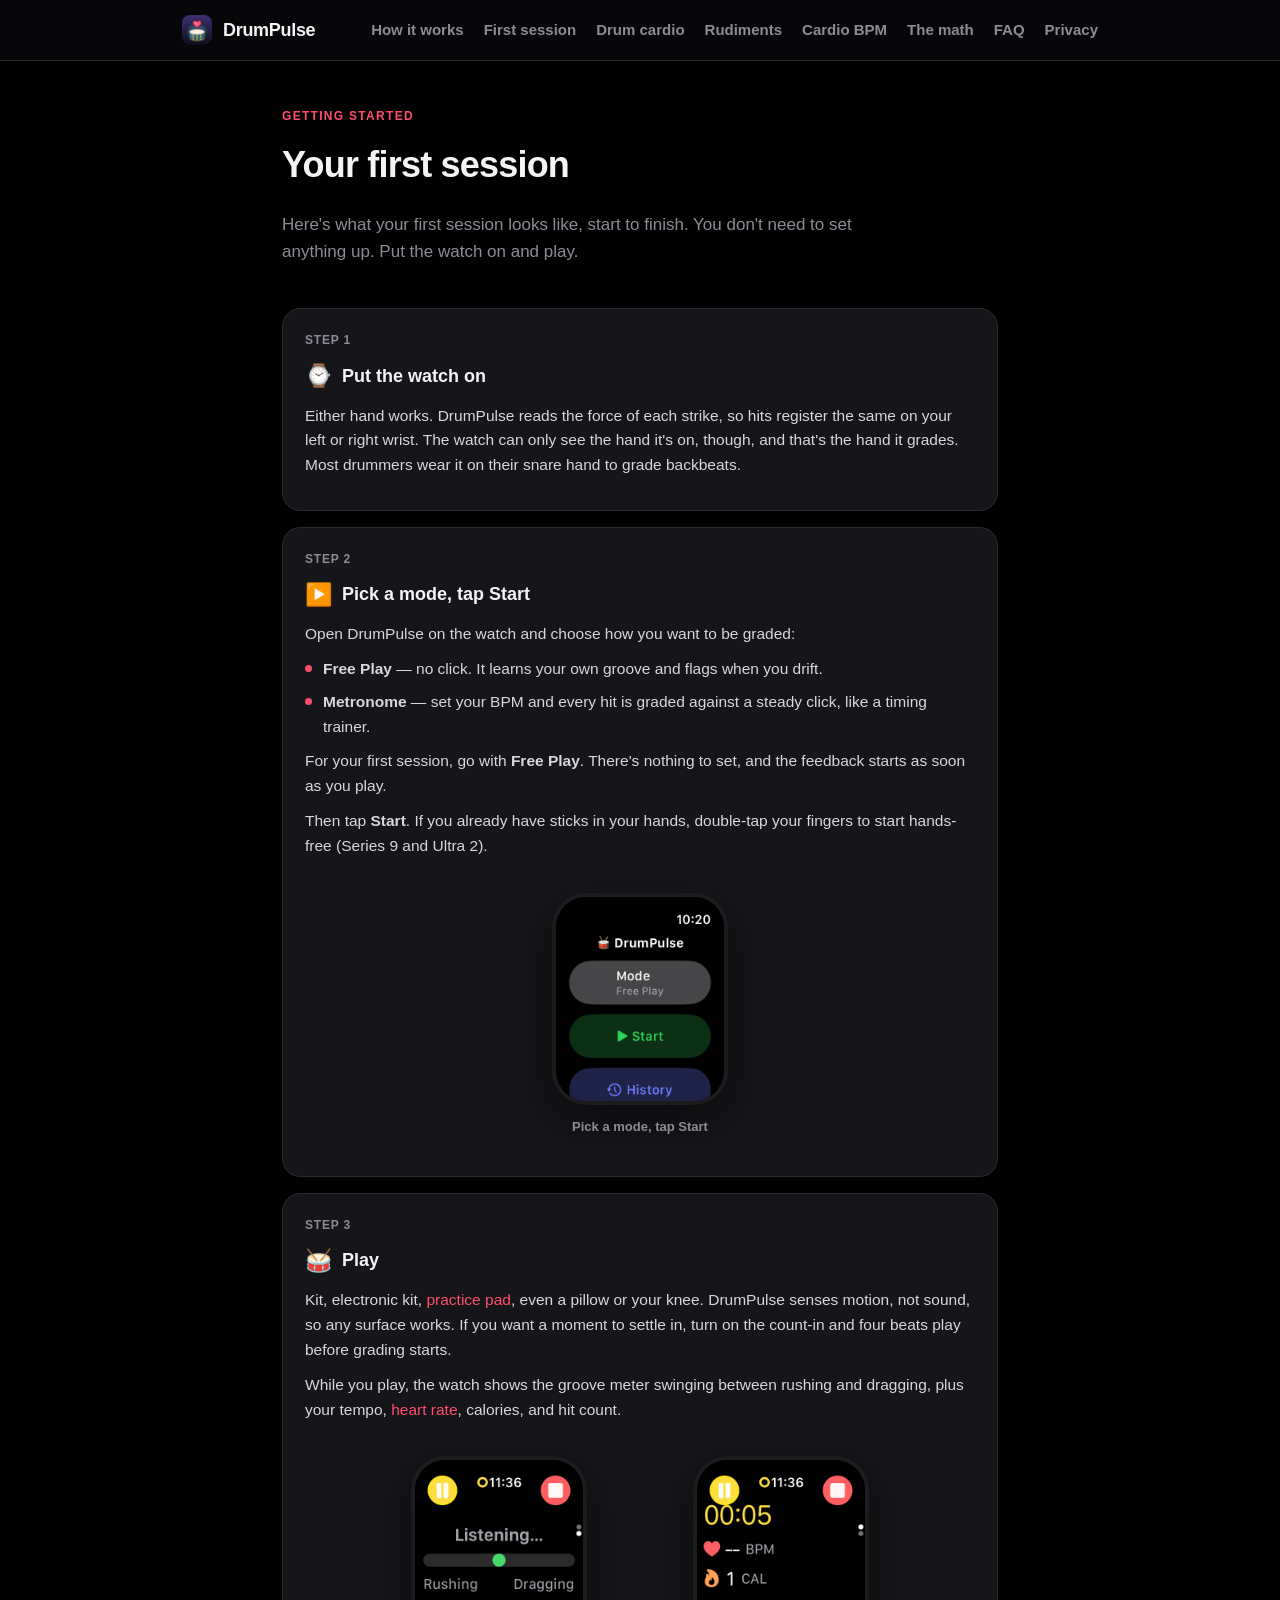
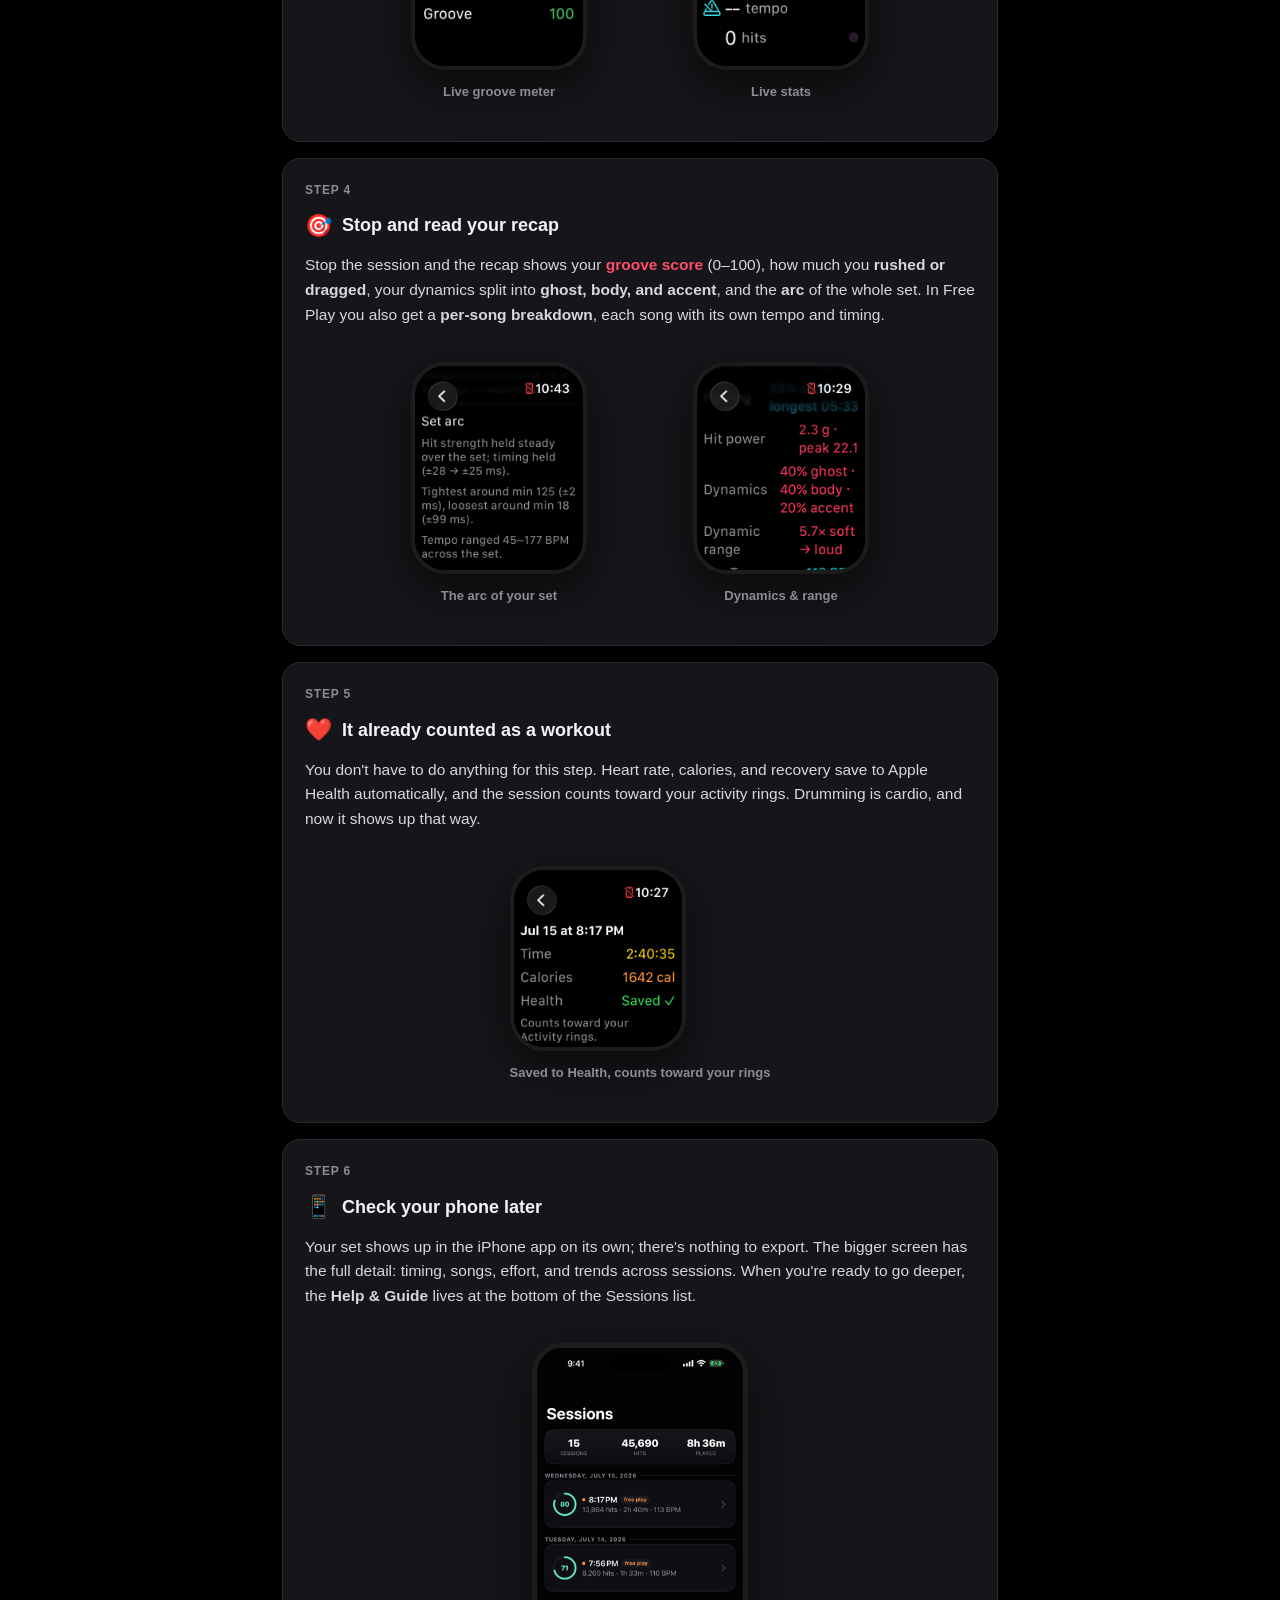
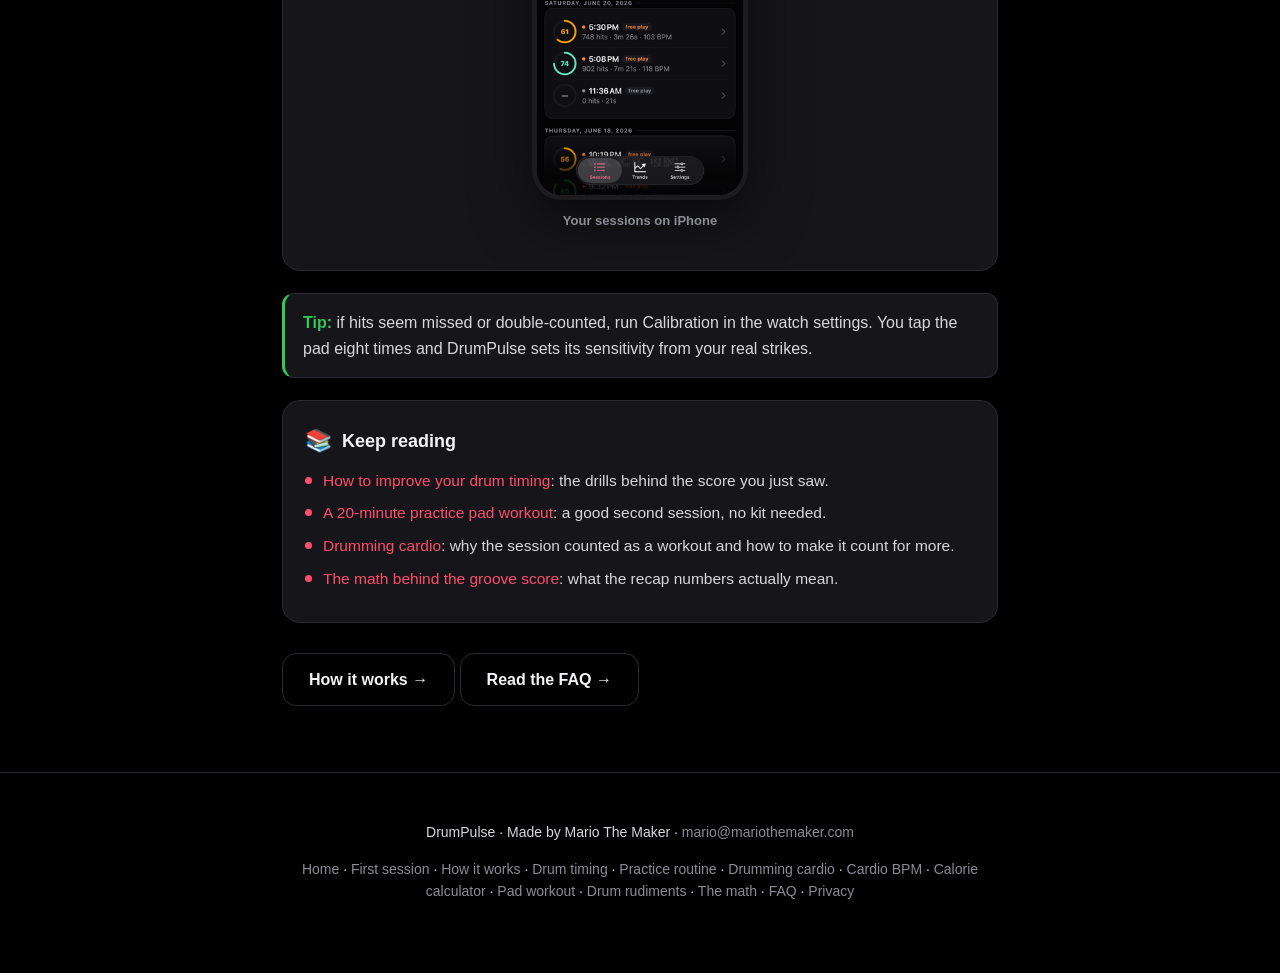
<file: first-session.html>
<!DOCTYPE html>
<html lang="en">
<head>
<meta charset="utf-8">
<meta name="viewport" content="width=device-width, initial-scale=1, viewport-fit=cover">
<title>Your first DrumPulse session — a step-by-step walkthrough</title>
<meta name="description" content="A step-by-step guide to your first DrumPulse session on Apple Watch: which hand to wear the watch on, Metronome vs Free Play, the count-in, your groove score recap, and where the workout lands in Apple Health.">
<link rel="canonical" href="https://drumpulseapp.com/first-session.html">
<link rel="icon" href="assets/icon.png">
<link rel="stylesheet" href="assets/style.css">
<meta property="og:site_name" content="DrumPulse">
<meta property="og:title" content="Your first DrumPulse session">
<meta property="og:description" content="Put the watch on, pick a mode, and play. A step-by-step walkthrough of your first session.">
<meta property="og:image" content="assets/og.png">
<script type="application/ld+json">
{
  "@context": "https://schema.org",
  "@type": "HowTo",
  "name": "Your first DrumPulse session on Apple Watch",
  "description": "How to run your first drumming session with DrumPulse: put the watch on, pick Metronome or Free Play, play with an optional count-in, read your groove score recap, and find the workout in Apple Health and the iPhone companion app.",
  "step": [
    {"@type":"HowToStep","name":"Put the watch on","text":"Either hand detects hits equally well; the watch hand is the hand being graded. Most drummers wear it on the snare (backbeat) hand."},
    {"@type":"HowToStep","name":"Pick a mode and tap Start","text":"For a first session, pick Free Play: no click, and it grades you against your own groove. Metronome grades every hit against a steady click at your BPM. Tap Start, or double-tap your fingers on Series 9 or Ultra 2 to start hands-free."},
    {"@type":"HowToStep","name":"Play","text":"Kit, practice pad, or any surface. DrumPulse senses motion, not sound. An optional four-beat count-in lets you settle in before grading starts."},
    {"@type":"HowToStep","name":"Stop and read the recap","text":"Your groove score (0–100), rushing vs dragging, ghost/body/accent dynamics, the arc of the set, and in Free Play a per-song breakdown."},
    {"@type":"HowToStep","name":"Find it in Apple Health","text":"Heart rate, calories, and recovery are saved automatically as a workout that counts toward your activity rings."},
    {"@type":"HowToStep","name":"Review on iPhone","text":"The session syncs to the iPhone companion on its own; the full Help & Guide is at the bottom of the Sessions list."}
  ]
}
</script>
</head>
<body>

<header class="site">
  <div class="wrap">
    <a class="brand" href="/" style="color:inherit"><img src="assets/icon.png" alt="DrumPulse icon"><span class="bn">DrumPulse</span></a>
    <nav>
      <a href="how-it-works.html">How it works</a>
      <a href="first-session.html">First session</a>
      <a href="drumming-cardio.html">Drum cardio</a>
      <a href="drum-rudiments.html">Rudiments</a>
      <a href="drum-cardio-tempo.html">Cardio BPM</a>
      <a href="the-math.html">The math</a>
      <a href="faq.html">FAQ</a>
      <a class="wide" href="privacy.html">Privacy</a>
    </nav>
  </div>
</header>

<div class="wrap" style="padding-top:46px;padding-bottom:10px">
  <p class="eyebrow">Getting started</p>
  <h1 style="font-size:36px;letter-spacing:-.8px;margin:0 0 10px">Your first session</h1>
  <p class="lead">Here's what your first session looks like, start to finish. You don't need to set anything up. Put the watch on and play.</p>
</div>

<div class="wrap" style="padding-bottom:50px">

  <div class="topic">
    <div class="sub" style="margin:0 0 8px">Step 1</div>
    <h2><span class="ic">⌚</span> Put the watch on</h2>
    <p>Either hand works. DrumPulse reads the force of each strike, so hits register the same on your left or right wrist. The watch can only see the hand it's on, though, and that's the hand it grades. Most drummers wear it on their snare hand to grade backbeats.</p>
  </div>

  <div class="topic">
    <div class="sub" style="margin:0 0 8px">Step 2</div>
    <h2><span class="ic">▶️</span> Pick a mode, tap Start</h2>
    <p>Open DrumPulse on the watch and choose how you want to be graded:</p>
    <ul>
      <li><strong>Free Play</strong> — no click. It learns your own groove and flags when you drift.</li>
      <li><strong>Metronome</strong> — set your BPM and every hit is graded against a steady click, like a timing trainer.</li>
    </ul>
    <p>For your first session, go with <strong>Free Play</strong>. There's nothing to set, and the feedback starts as soon as you play.</p>
    <p>Then tap <strong>Start</strong>. If you already have sticks in your hands, double-tap your fingers to start hands-free (Series 9 and Ultra 2).</p>
    <div class="watchrow" style="margin-top:18px">
      <figure class="wshot"><img src="assets/shots/watch-home.png" alt="DrumPulse start screen on Apple Watch with mode picker and Start button" loading="lazy"><figcaption class="cap">Pick a mode, tap Start</figcaption></figure>
    </div>
  </div>

  <div class="topic">
    <div class="sub" style="margin:0 0 8px">Step 3</div>
    <h2><span class="ic">🥁</span> Play</h2>
    <p>Kit, electronic kit, <a href="practice-pad-workout.html">practice pad</a>, even a pillow or your knee. DrumPulse senses motion, not sound, so any surface works. If you want a moment to settle in, turn on the count-in and four beats play before grading starts.</p>
    <p>While you play, the watch shows the groove meter swinging between rushing and dragging, plus your tempo, <a href="drumming-cardio.html">heart rate</a>, calories, and hit count.</p>
    <div class="watchrow" style="margin-top:18px">
      <figure class="wshot"><img src="assets/shots/watch-groove.png" alt="DrumPulse live groove meter on Apple Watch with rushing and dragging" loading="lazy"><figcaption class="cap">Live groove meter</figcaption></figure>
      <figure class="wshot"><img src="assets/shots/watch-live.png" alt="DrumPulse live session on Apple Watch showing heart rate, calories, tempo and hits" loading="lazy"><figcaption class="cap">Live stats</figcaption></figure>
    </div>
  </div>

  <div class="topic">
    <div class="sub" style="margin:0 0 8px">Step 4</div>
    <h2><span class="ic">🎯</span> Stop and read your recap</h2>
    <p>Stop the session and the recap shows your <strong><a href="the-math.html">groove score</a></strong> (0–100), how much you <strong>rushed or dragged</strong>, your dynamics split into <strong>ghost, body, and accent</strong>, and the <strong>arc</strong> of the whole set. In Free Play you also get a <strong>per-song breakdown</strong>, each song with its own tempo and timing.</p>
    <div class="watchrow" style="margin-top:18px">
      <figure class="wshot"><img src="assets/shots/watch-setarc.png" alt="DrumPulse set arc recap on Apple Watch — strength, timing, and tempo range across the set" loading="lazy"><figcaption class="cap">The arc of your set</figcaption></figure>
      <figure class="wshot"><img src="assets/shots/watch-dynamics.png" alt="DrumPulse dynamics recap on Apple Watch — ghost, body, accent and dynamic range" loading="lazy"><figcaption class="cap">Dynamics &amp; range</figcaption></figure>
    </div>
  </div>

  <div class="topic">
    <div class="sub" style="margin:0 0 8px">Step 5</div>
    <h2><span class="ic">❤️</span> It already counted as a workout</h2>
    <p>You don't have to do anything for this step. Heart rate, calories, and recovery save to Apple Health automatically, and the session counts toward your activity rings. Drumming is cardio, and now it shows up that way.</p>
    <div class="watchrow" style="margin-top:18px">
      <figure class="wshot"><img src="assets/shots/watch-saved.png" alt="DrumPulse recap on Apple Watch showing session time, calories, and Health Saved with a note that it counts toward your Activity rings" loading="lazy"><figcaption class="cap">Saved to Health, counts toward your rings</figcaption></figure>
    </div>
  </div>

  <div class="topic">
    <div class="sub" style="margin:0 0 8px">Step 6</div>
    <h2><span class="ic">📱</span> Check your phone later</h2>
    <p>Your set shows up in the iPhone app on its own; there's nothing to export. The bigger screen has the full detail: timing, songs, effort, and trends across sessions. When you're ready to go deeper, the <strong>Help &amp; Guide</strong> lives at the bottom of the Sessions list.</p>
    <div class="watchrow" style="margin-top:18px">
      <figure class="shot"><img src="assets/shots/sessions.png" alt="DrumPulse Sessions list on iPhone showing synced sessions" loading="lazy"><figcaption class="cap">Your sessions on iPhone</figcaption></figure>
    </div>
  </div>

  <div class="callout">
    <p style="margin:0"><b>Tip:</b> if hits seem missed or double-counted, run Calibration in the watch settings. You tap the pad eight times and DrumPulse sets its sensitivity from your real strikes.</p>
  </div>

  <div class="topic">
    <h2><span class="ic">📚</span> Keep reading</h2>
    <ul>
      <li><a href="drum-timing.html">How to improve your drum timing</a>: the drills behind the score you just saw.</li>
      <li><a href="practice-pad-workout.html">A 20-minute practice pad workout</a>: a good second session, no kit needed.</li>
      <li><a href="drumming-cardio.html">Drumming cardio</a>: why the session counted as a workout and how to make it count for more.</li>
      <li><a href="the-math.html">The math behind the groove score</a>: what the recap numbers actually mean.</li>
    </ul>
  </div>

  <p style="margin-top:30px"><a class="btn ghost" href="how-it-works.html">How it works →</a> <a class="btn ghost" href="faq.html">Read the FAQ →</a></p>
</div>

<footer class="site">
  <div class="wrap">
    <p>DrumPulse · Made by Mario The Maker · <a class="em" href="#" data-u="mario" data-d="mariothemaker.com">mario [at] mariothemaker [dot] com</a></p>
    <p><a href="/">Home</a> · <a href="first-session.html">First session</a> · <a href="how-it-works.html">How it works</a> · <a href="drum-timing.html">Drum timing</a> · <a href="drum-practice-routine.html">Practice routine</a> · <a href="drumming-cardio.html">Drumming cardio</a> · <a href="drum-cardio-tempo.html">Cardio BPM</a> · <a href="drumming-calories-calculator.html">Calorie calculator</a> · <a href="practice-pad-workout.html">Pad workout</a> · <a href="drum-rudiments.html">Drum rudiments</a> · <a href="the-math.html">The math</a> · <a href="faq.html">FAQ</a> · <a href="privacy.html">Privacy</a></p>
  </div>
</footer>

<script src="assets/em.js" defer></script>
</body>
</html>
</file>
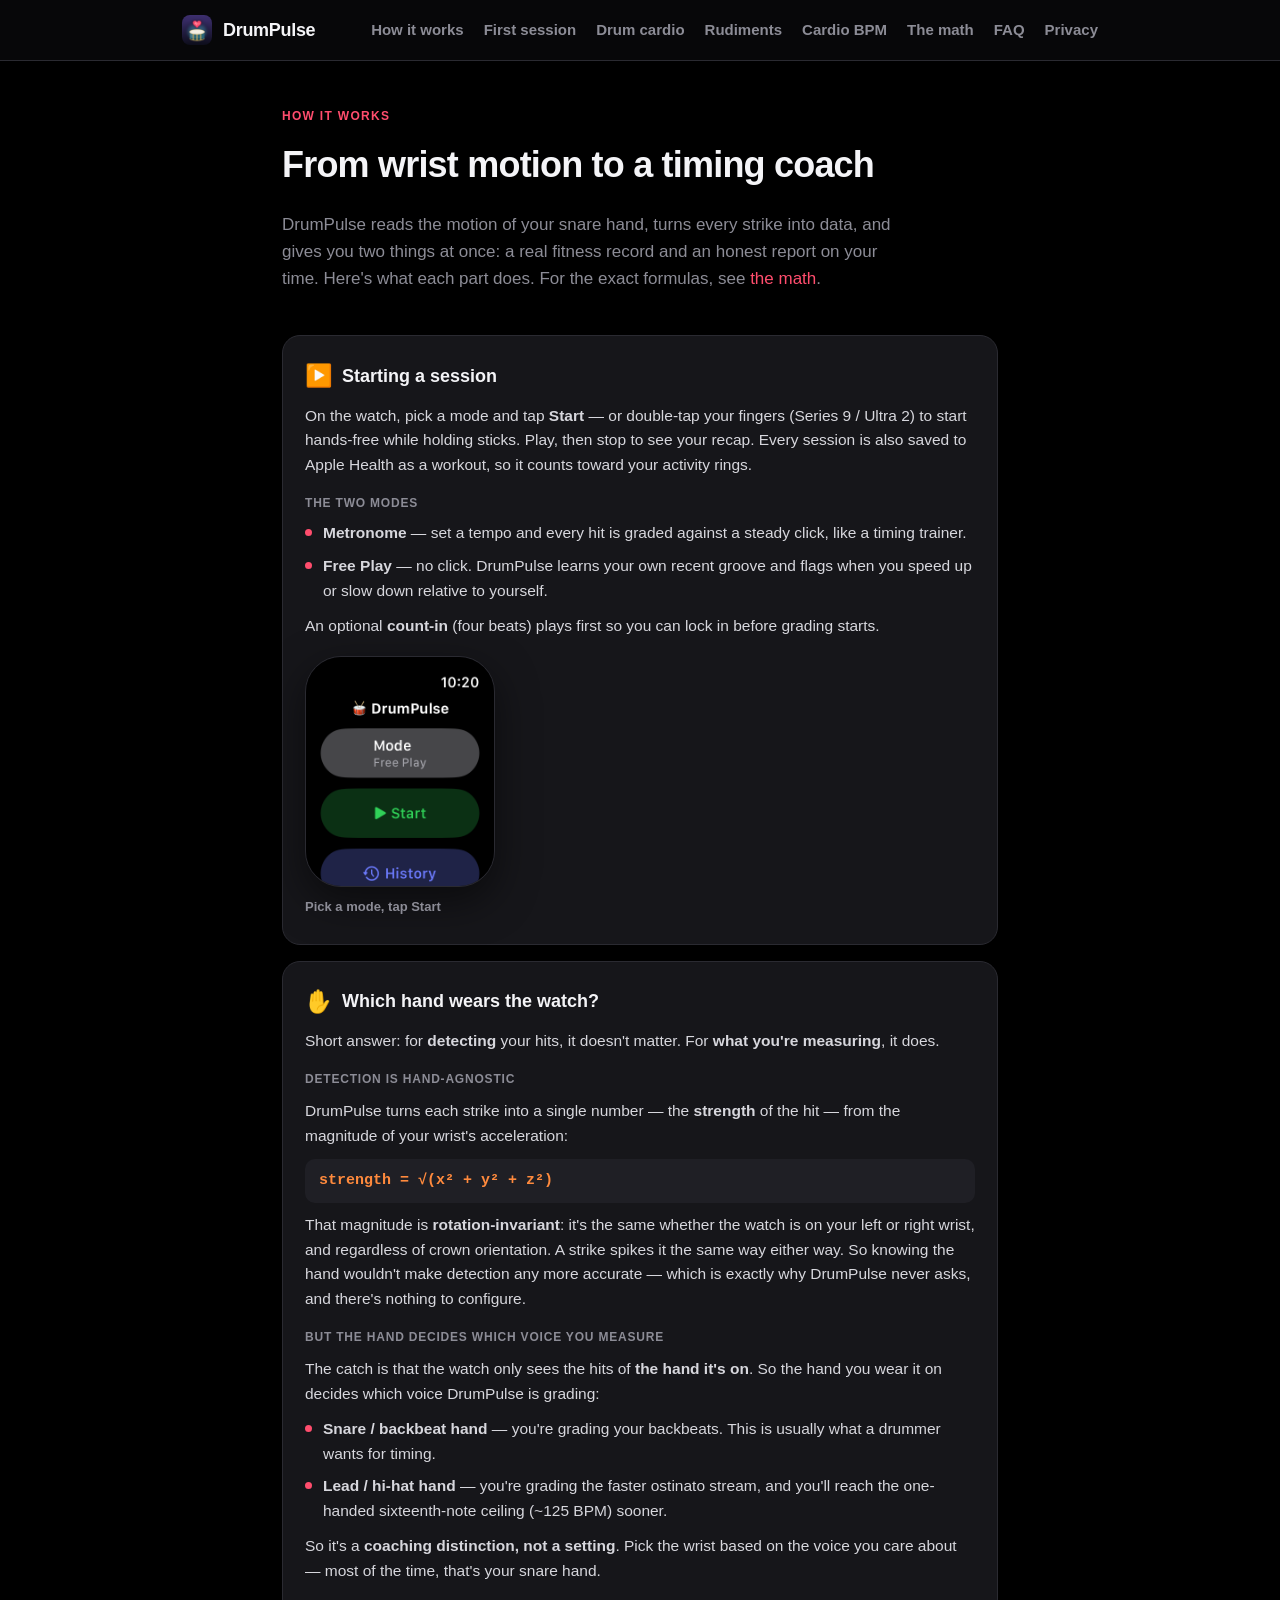
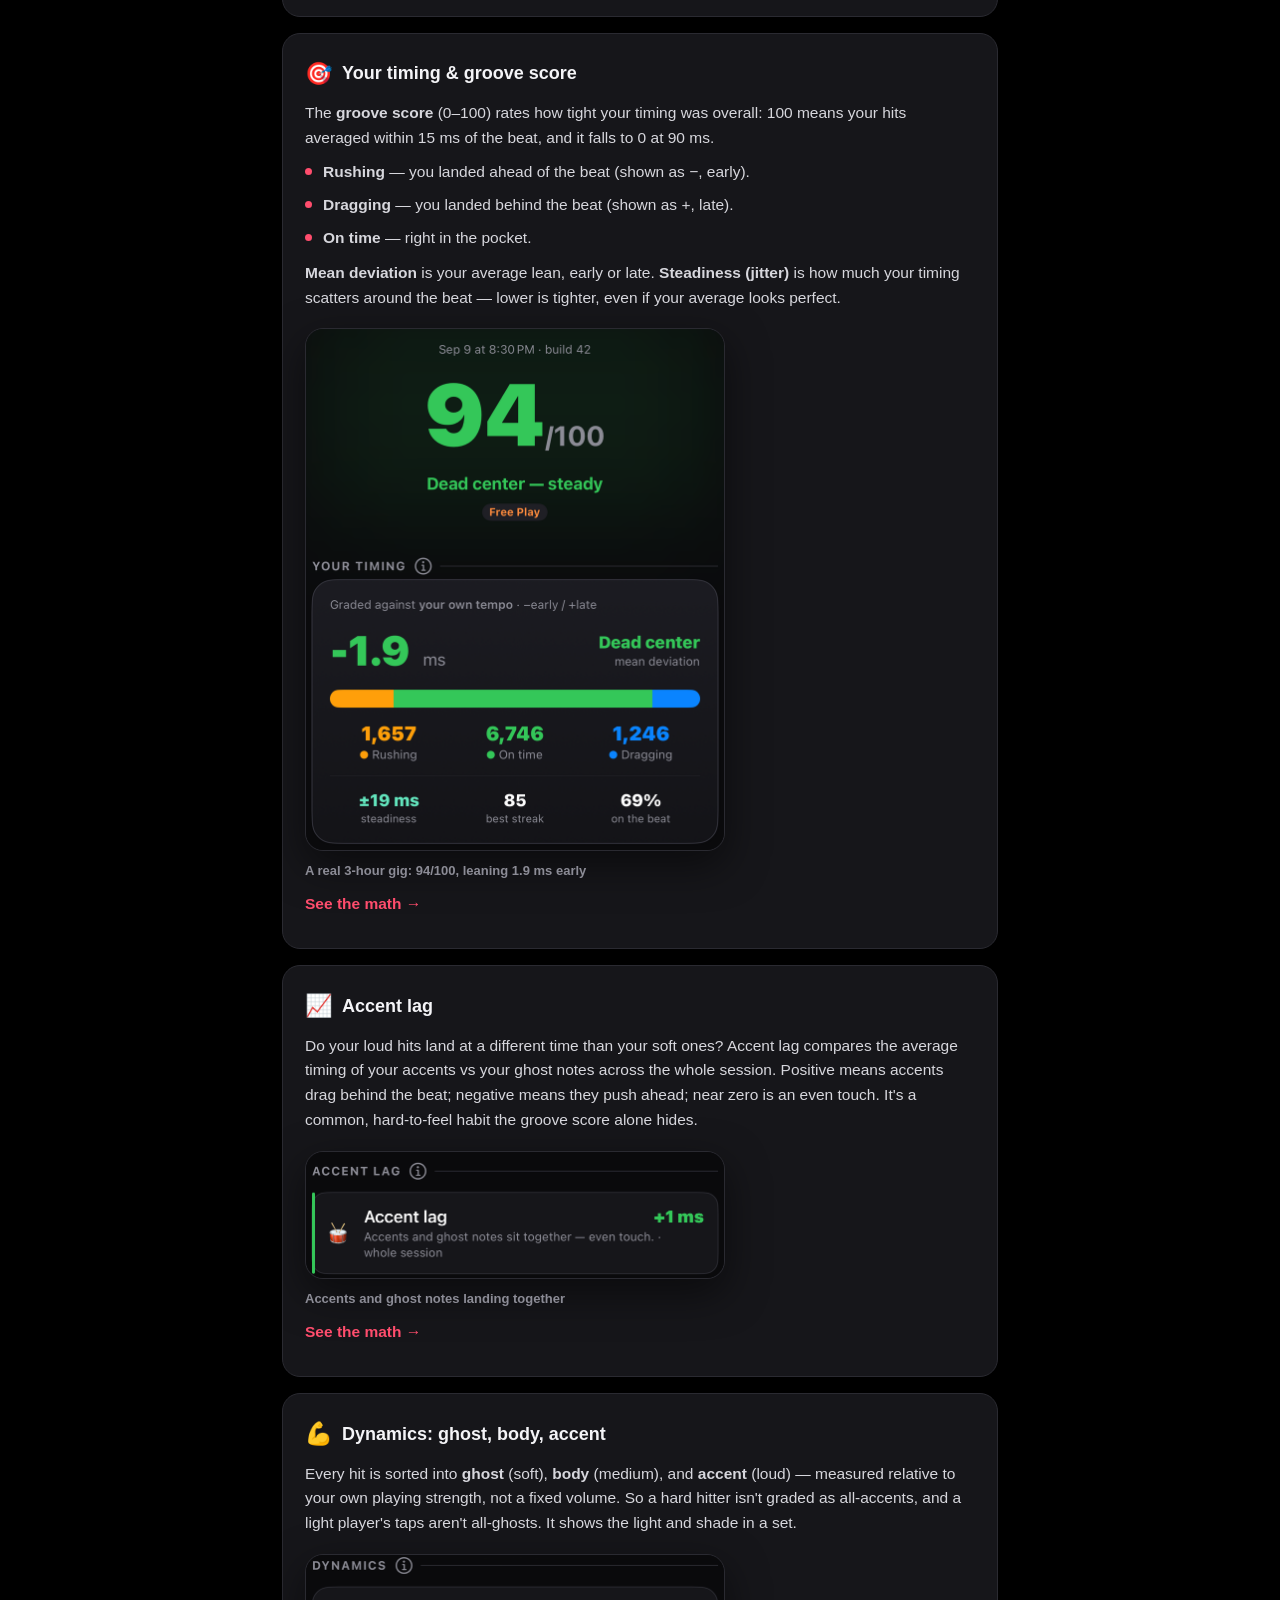
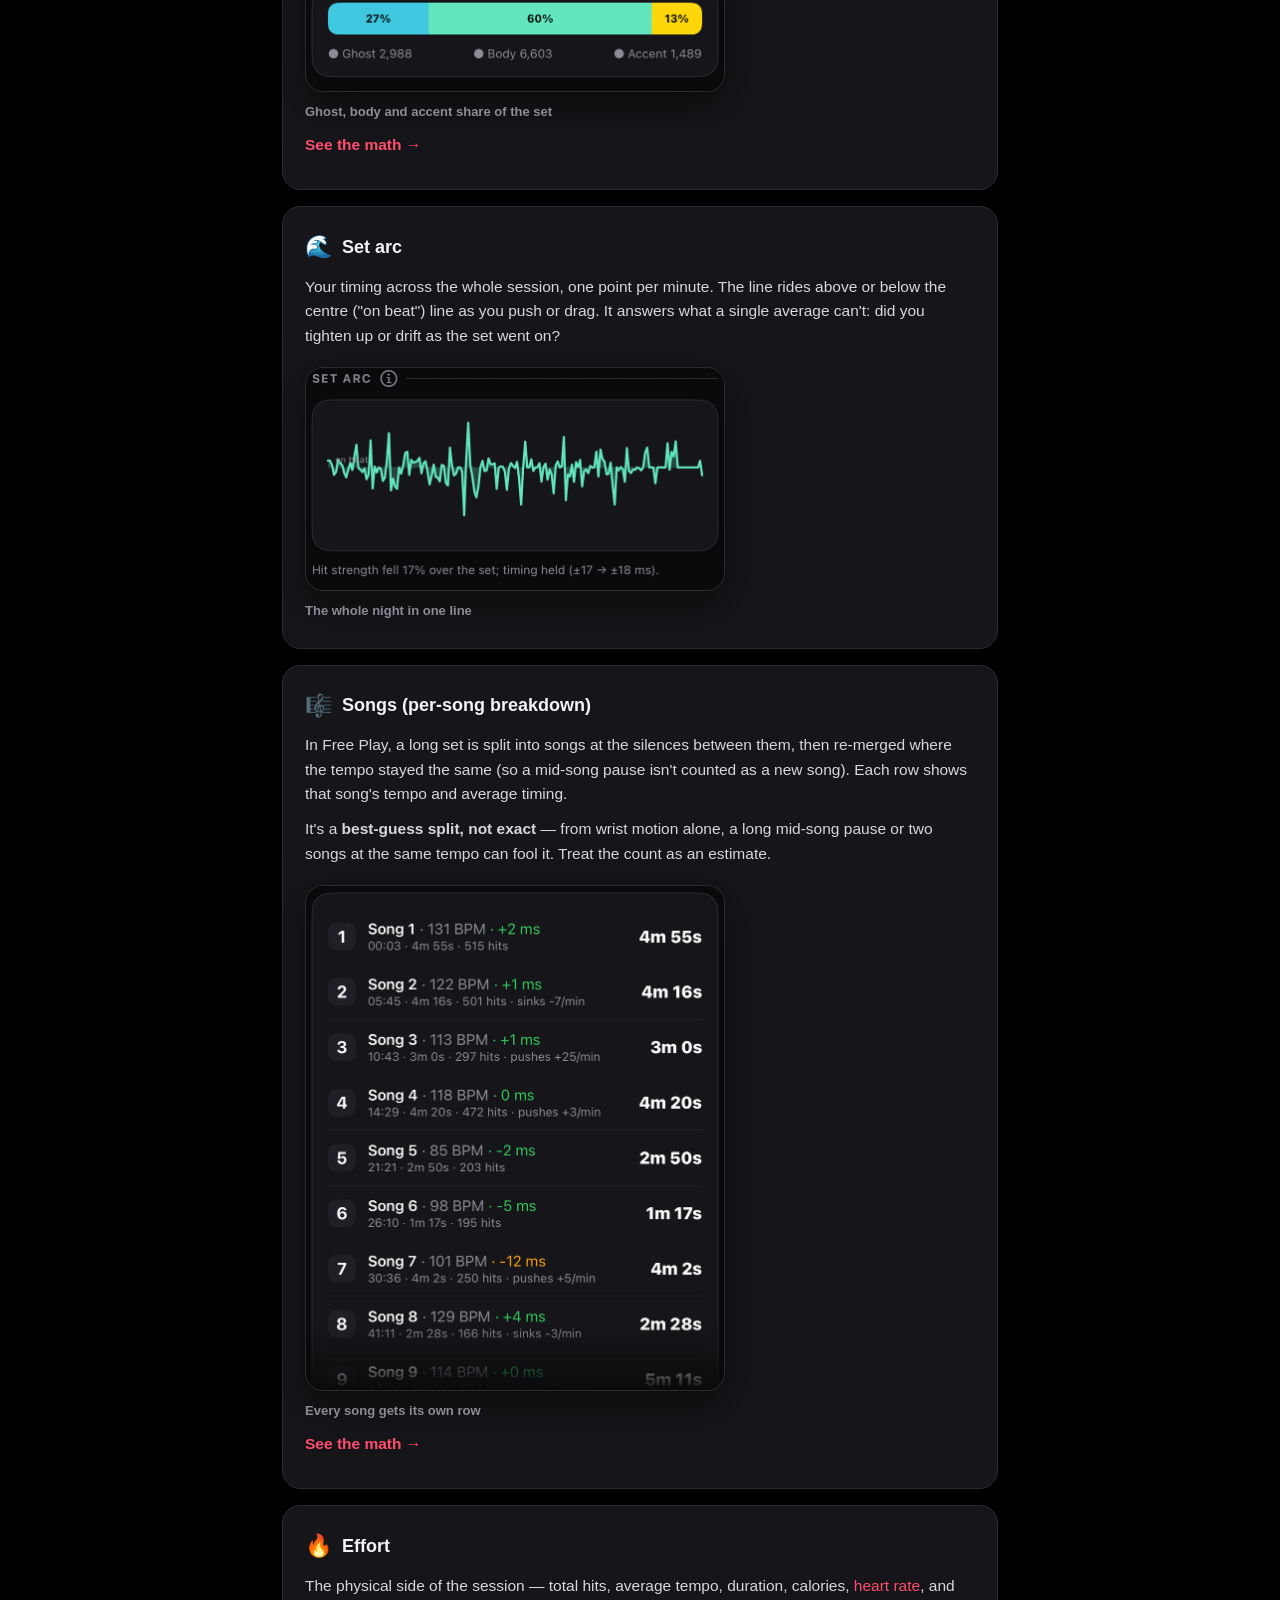
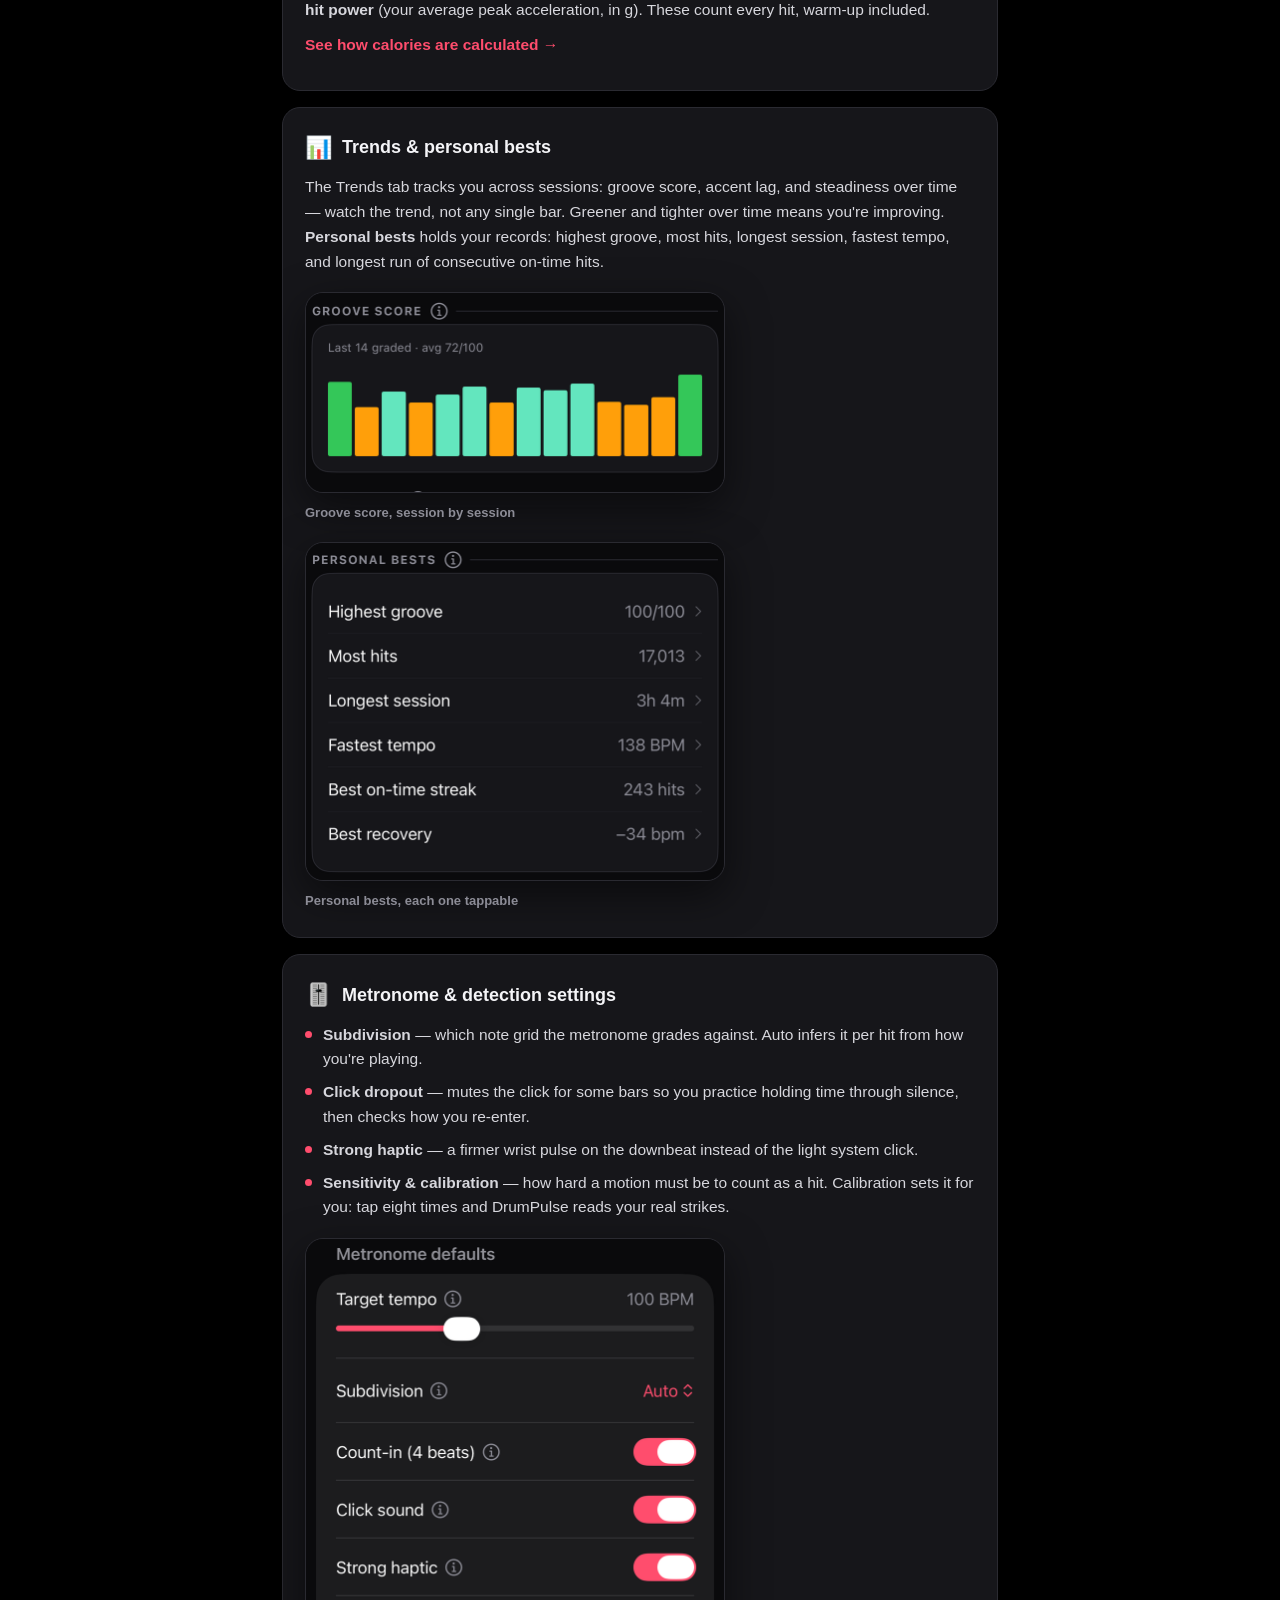
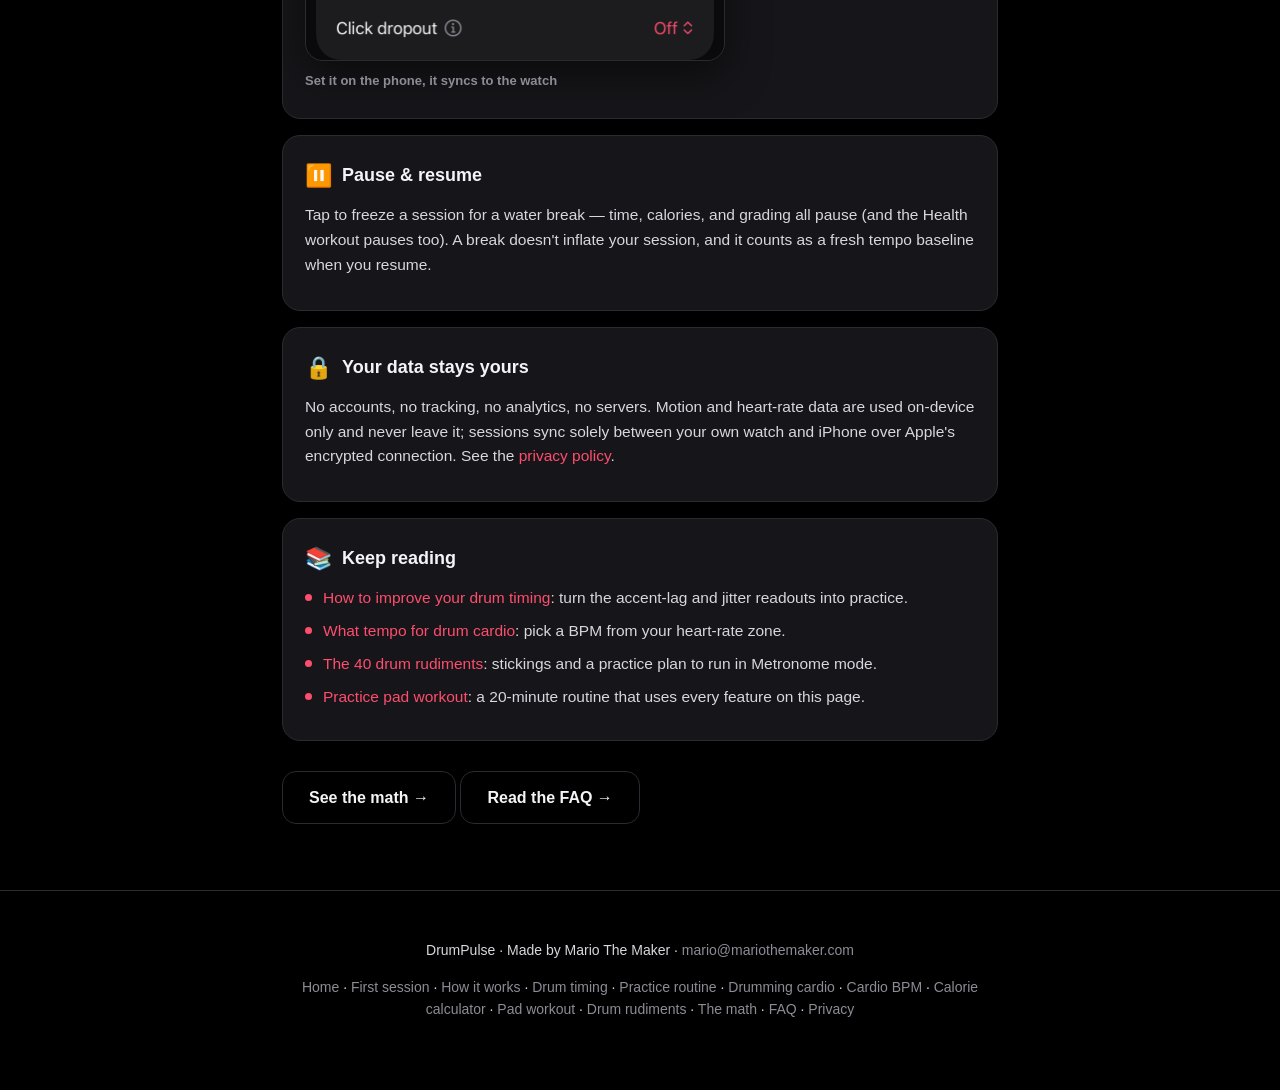
<file: how-it-works.html>
<!DOCTYPE html>
<html lang="en">
<head>
<meta charset="utf-8">
<meta name="viewport" content="width=device-width, initial-scale=1, viewport-fit=cover">
<title>How DrumPulse works — Apple Watch drum timing &amp; workout tracking</title>
<meta name="description" content="How DrumPulse turns wrist motion into drum-hit detection, timing grades, dynamics, and a Health workout — and why it doesn't matter which hand wears the watch.">
<link rel="canonical" href="https://drumpulseapp.com/how-it-works.html">
<link rel="icon" href="assets/icon.png">
<link rel="stylesheet" href="assets/style.css">
<meta property="og:site_name" content="DrumPulse">
<meta property="og:title" content="How DrumPulse works">
<meta property="og:description" content="Wrist motion → drum hits → timing grades, dynamics, and a Health workout.">
<meta property="og:image" content="assets/og.png">
<script type="application/ld+json">
{
  "@context": "https://schema.org",
  "@type": "Article",
  "headline": "How DrumPulse works",
  "description": "How DrumPulse turns wrist motion into drum-hit detection, timing grades, dynamics, and a Health workout — and why it doesn't matter which hand wears the watch.",
  "author": {
    "@type": "Person",
    "name": "Mario Cruz"
  },
  "mainEntityOfPage": "https://drumpulseapp.com/how-it-works.html",
  "dateModified": "2026-10-26",
  "publisher": {
    "@type": "Organization",
    "name": "DrumPulse",
    "logo": {
      "@type": "ImageObject",
      "url": "https://drumpulseapp.com/assets/icon.png"
    }
  }
}
</script>
</head>
<body>

<header class="site">
  <div class="wrap">
    <a class="brand" href="/" style="color:inherit"><img src="assets/icon.png" alt="DrumPulse icon"><span class="bn">DrumPulse</span></a>
    <nav>
      <a href="how-it-works.html">How it works</a>
      <a href="first-session.html">First session</a>
      <a href="drumming-cardio.html">Drum cardio</a>
      <a href="drum-rudiments.html">Rudiments</a>
      <a href="drum-cardio-tempo.html">Cardio BPM</a>
      <a href="the-math.html">The math</a>
      <a href="faq.html">FAQ</a>
      <a class="wide" href="privacy.html">Privacy</a>
    </nav>
  </div>
</header>

<div class="wrap" style="padding-top:46px;padding-bottom:10px">
  <p class="eyebrow">How it works</p>
  <h1 style="font-size:36px;letter-spacing:-.8px;margin:0 0 10px">From wrist motion to a timing coach</h1>
  <p class="lead">DrumPulse reads the motion of your snare hand, turns every strike into data, and gives you two things at once: a real fitness record and an honest report on your time. Here's what each part does. For the exact formulas, see <a href="the-math.html">the math</a>.</p>
</div>

<div class="wrap" style="padding-bottom:50px">

  <div class="topic">
    <h2><span class="ic">▶️</span> Starting a session</h2>
    <p>On the watch, pick a mode and tap <strong>Start</strong> — or double-tap your fingers (Series 9 / Ultra 2) to start hands-free while holding sticks. Play, then stop to see your recap. Every session is also saved to Apple Health as a workout, so it counts toward your activity rings.</p>
    <div class="sub">The two modes</div>
    <ul>
      <li><strong>Metronome</strong> — set a tempo and every hit is graded against a steady click, like a timing trainer.</li>
      <li><strong>Free Play</strong> — no click. DrumPulse learns your own recent groove and flags when you speed up or slow down relative to yourself.</li>
    </ul>
    <p>An optional <strong>count-in</strong> (four beats) plays first so you can lock in before grading starts.</p>
    <figure class="hiw w"><img src="assets/shots/hiw-watch-start.png" alt="DrumPulse start screen on Apple Watch with the Mode button set to Free Play and a green Start button" loading="lazy"><figcaption class="cap">Pick a mode, tap Start</figcaption></figure>
  </div>

  <div class="topic">
    <h2><span class="ic">✋</span> Which hand wears the watch?</h2>
    <p>Short answer: for <strong>detecting</strong> your hits, it doesn't matter. For <strong>what you're measuring</strong>, it does.</p>
    <div class="sub">Detection is hand-agnostic</div>
    <p>DrumPulse turns each strike into a single number — the <strong>strength</strong> of the hit — from the magnitude of your wrist's acceleration:</p>
    <div class="formula">strength = √(x² + y² + z²)</div>
    <p>That magnitude is <strong>rotation-invariant</strong>: it's the same whether the watch is on your left or right wrist, and regardless of crown orientation. A strike spikes it the same way either way. So knowing the hand wouldn't make detection any more accurate — which is exactly why DrumPulse never asks, and there's nothing to configure.</p>
    <div class="sub">But the hand decides which voice you measure</div>
    <p>The catch is that the watch only sees the hits of <strong>the hand it's on</strong>. So the hand you wear it on decides which voice DrumPulse is grading:</p>
    <ul>
      <li><strong>Snare / backbeat hand</strong> — you're grading your backbeats. This is usually what a drummer wants for timing.</li>
      <li><strong>Lead / hi-hat hand</strong> — you're grading the faster ostinato stream, and you'll reach the one-handed sixteenth-note ceiling (~125 BPM) sooner.</li>
    </ul>
    <p>So it's a <strong>coaching distinction, not a setting</strong>. Pick the wrist based on the voice you care about — most of the time, that's your snare hand.</p>
  </div>

  <div class="topic">
    <h2><span class="ic">🎯</span> Your timing &amp; groove score</h2>
    <p>The <strong>groove score</strong> (0–100) rates how tight your timing was overall: 100 means your hits averaged within 15 ms of the beat, and it falls to 0 at 90 ms.</p>
    <ul>
      <li><strong>Rushing</strong> — you landed ahead of the beat (shown as −, early).</li>
      <li><strong>Dragging</strong> — you landed behind the beat (shown as +, late).</li>
      <li><strong>On time</strong> — right in the pocket.</li>
    </ul>
    <p><strong>Mean deviation</strong> is your average lean, early or late. <strong>Steadiness (jitter)</strong> is how much your timing scatters around the beat — lower is tighter, even if your average looks perfect.</p>
    <figure class="hiw"><img src="assets/shots/hiw-score.png" alt="Groove score of 94 out of 100 with a mean deviation of minus 1.9 ms, and counts of rushing, on-time and dragging hits from a three-hour gig" loading="lazy"><figcaption class="cap">A real 3-hour gig: 94/100, leaning 1.9 ms early</figcaption></figure>
    <p class="more"><a href="the-math.html#score">See the math →</a></p>
  </div>

  <div class="topic">
    <h2><span class="ic">📈</span> Accent lag</h2>
    <p>Do your loud hits land at a different time than your soft ones? Accent lag compares the average timing of your accents vs your ghost notes across the whole session. Positive means accents drag behind the beat; negative means they push ahead; near zero is an even touch. It's a common, hard-to-feel habit the groove score alone hides.</p>
    <figure class="hiw"><img src="assets/shots/hiw-accent.png" alt="Accent lag card reading plus 1 ms, meaning accents and ghost notes land together" loading="lazy"><figcaption class="cap">Accents and ghost notes landing together</figcaption></figure>
    <p class="more"><a href="the-math.html#accent">See the math →</a></p>
  </div>

  <div class="topic">
    <h2><span class="ic">💪</span> Dynamics: ghost, body, accent</h2>
    <p>Every hit is sorted into <strong>ghost</strong> (soft), <strong>body</strong> (medium), and <strong>accent</strong> (loud) — measured relative to your own playing strength, not a fixed volume. So a hard hitter isn't graded as all-accents, and a light player's taps aren't all-ghosts. It shows the light and shade in a set.</p>
    <figure class="hiw"><img src="assets/shots/hiw-dynamics.png" alt="Dynamics bar split into 27 percent ghost notes, 60 percent body and 13 percent accents" loading="lazy"><figcaption class="cap">Ghost, body and accent share of the set</figcaption></figure>
    <p class="more"><a href="the-math.html#dynamics">See the math →</a></p>
  </div>

  <div class="topic">
    <h2><span class="ic">🌊</span> Set arc</h2>
    <p>Your timing across the whole session, one point per minute. The line rides above or below the centre ("on beat") line as you push or drag. It answers what a single average can't: did you tighten up or drift as the set went on?</p>
    <figure class="hiw"><img src="assets/shots/hiw-setarc.png" alt="Set arc chart of timing across a whole gig, with the note that hit strength fell 17 percent while timing held" loading="lazy"><figcaption class="cap">The whole night in one line</figcaption></figure>
  </div>

  <div class="topic">
    <h2><span class="ic">🎼</span> Songs (per-song breakdown)</h2>
    <p>In Free Play, a long set is split into songs at the silences between them, then re-merged where the tempo stayed the same (so a mid-song pause isn't counted as a new song). Each row shows that song's tempo and average timing.</p>
    <p>It's a <strong>best-guess split, not exact</strong> — from wrist motion alone, a long mid-song pause or two songs at the same tempo can fool it. Treat the count as an estimate.</p>
    <figure class="hiw"><img src="assets/shots/hiw-songs.png" alt="Per-song list from a 28-song set, each with its tempo, timing lean, length, hit count and in-song tempo drift" loading="lazy"><figcaption class="cap">Every song gets its own row</figcaption></figure>
    <p class="more"><a href="the-math.html#songs">See the math →</a></p>
  </div>

  <div class="topic">
    <h2><span class="ic">🔥</span> Effort</h2>
    <p>The physical side of the session — total hits, average tempo, duration, calories, <a href="drumming-cardio.html">heart rate</a>, and <strong>hit power</strong> (your average peak acceleration, in g). These count every hit, warm-up included.</p>
    <p class="more"><a href="the-math.html#effort">See how calories are calculated →</a></p>
  </div>

  <div class="topic">
    <h2><span class="ic">📊</span> Trends &amp; personal bests</h2>
    <p>The Trends tab tracks you across sessions: groove score, accent lag, and steadiness over time — watch the trend, not any single bar. Greener and tighter over time means you're improving. <strong>Personal bests</strong> holds your records: highest groove, most hits, longest session, fastest tempo, and longest run of consecutive on-time hits.</p>
    <figure class="hiw"><img src="assets/shots/hiw-trends.png" alt="Groove score bar chart across the last 14 graded sessions, averaging 72 out of 100" loading="lazy"><figcaption class="cap">Groove score, session by session</figcaption></figure>
    <figure class="hiw"><img src="assets/shots/hiw-bests.png" alt="Personal bests list: highest groove 100 out of 100, most hits 17,013, longest session 3 hours 4 minutes, fastest tempo 138 BPM, best on-time streak 243 hits" loading="lazy"><figcaption class="cap">Personal bests, each one tappable</figcaption></figure>
  </div>

  <div class="topic">
    <h2><span class="ic">🎚️</span> Metronome &amp; detection settings</h2>
    <ul>
      <li><strong>Subdivision</strong> — which note grid the metronome grades against. Auto infers it per hit from how you're playing.</li>
      <li><strong>Click dropout</strong> — mutes the click for some bars so you practice holding time through silence, then checks how you re-enter.</li>
      <li><strong>Strong haptic</strong> — a firmer wrist pulse on the downbeat instead of the light system click.</li>
      <li><strong>Sensitivity &amp; calibration</strong> — how hard a motion must be to count as a hit. Calibration sets it for you: tap eight times and DrumPulse reads your real strikes.</li>
    </ul>
    <figure class="hiw"><img src="assets/shots/hiw-settings.png" alt="Metronome settings on iPhone: target tempo, subdivision, count-in, click sound, strong haptic and click dropout" loading="lazy"><figcaption class="cap">Set it on the phone, it syncs to the watch</figcaption></figure>
  </div>

  <div class="topic">
    <h2><span class="ic">⏸️</span> Pause &amp; resume</h2>
    <p>Tap to freeze a session for a water break — time, calories, and grading all pause (and the Health workout pauses too). A break doesn't inflate your session, and it counts as a fresh tempo baseline when you resume.</p>
  </div>

  <div class="topic">
    <h2><span class="ic">🔒</span> Your data stays yours</h2>
    <p>No accounts, no tracking, no analytics, no servers. Motion and heart-rate data are used on-device only and never leave it; sessions sync solely between your own watch and iPhone over Apple's encrypted connection. See the <a href="privacy.html">privacy policy</a>.</p>
  </div>

  <div class="topic">
    <h2><span class="ic">📚</span> Keep reading</h2>
    <ul>
      <li><a href="drum-timing.html">How to improve your drum timing</a>: turn the accent-lag and jitter readouts into practice.</li>
      <li><a href="drum-cardio-tempo.html">What tempo for drum cardio</a>: pick a BPM from your heart-rate zone.</li>
      <li><a href="drum-rudiments.html">The 40 drum rudiments</a>: stickings and a practice plan to run in Metronome mode.</li>
      <li><a href="practice-pad-workout.html">Practice pad workout</a>: a 20-minute routine that uses every feature on this page.</li>
    </ul>
  </div>

  <p style="margin-top:30px"><a class="btn ghost" href="the-math.html">See the math →</a> <a class="btn ghost" href="faq.html">Read the FAQ →</a></p>
</div>

<footer class="site">
  <div class="wrap">
    <p>DrumPulse · Made by Mario The Maker · <a class="em" href="#" data-u="mario" data-d="mariothemaker.com">mario [at] mariothemaker [dot] com</a></p>
    <p><a href="/">Home</a> · <a href="first-session.html">First session</a> · <a href="how-it-works.html">How it works</a> · <a href="drum-timing.html">Drum timing</a> · <a href="drum-practice-routine.html">Practice routine</a> · <a href="drumming-cardio.html">Drumming cardio</a> · <a href="drum-cardio-tempo.html">Cardio BPM</a> · <a href="drumming-calories-calculator.html">Calorie calculator</a> · <a href="practice-pad-workout.html">Pad workout</a> · <a href="drum-rudiments.html">Drum rudiments</a> · <a href="the-math.html">The math</a> · <a href="faq.html">FAQ</a> · <a href="privacy.html">Privacy</a></p>
  </div>
</footer>

<script src="assets/em.js" defer></script>
</body>
</html>
</file>
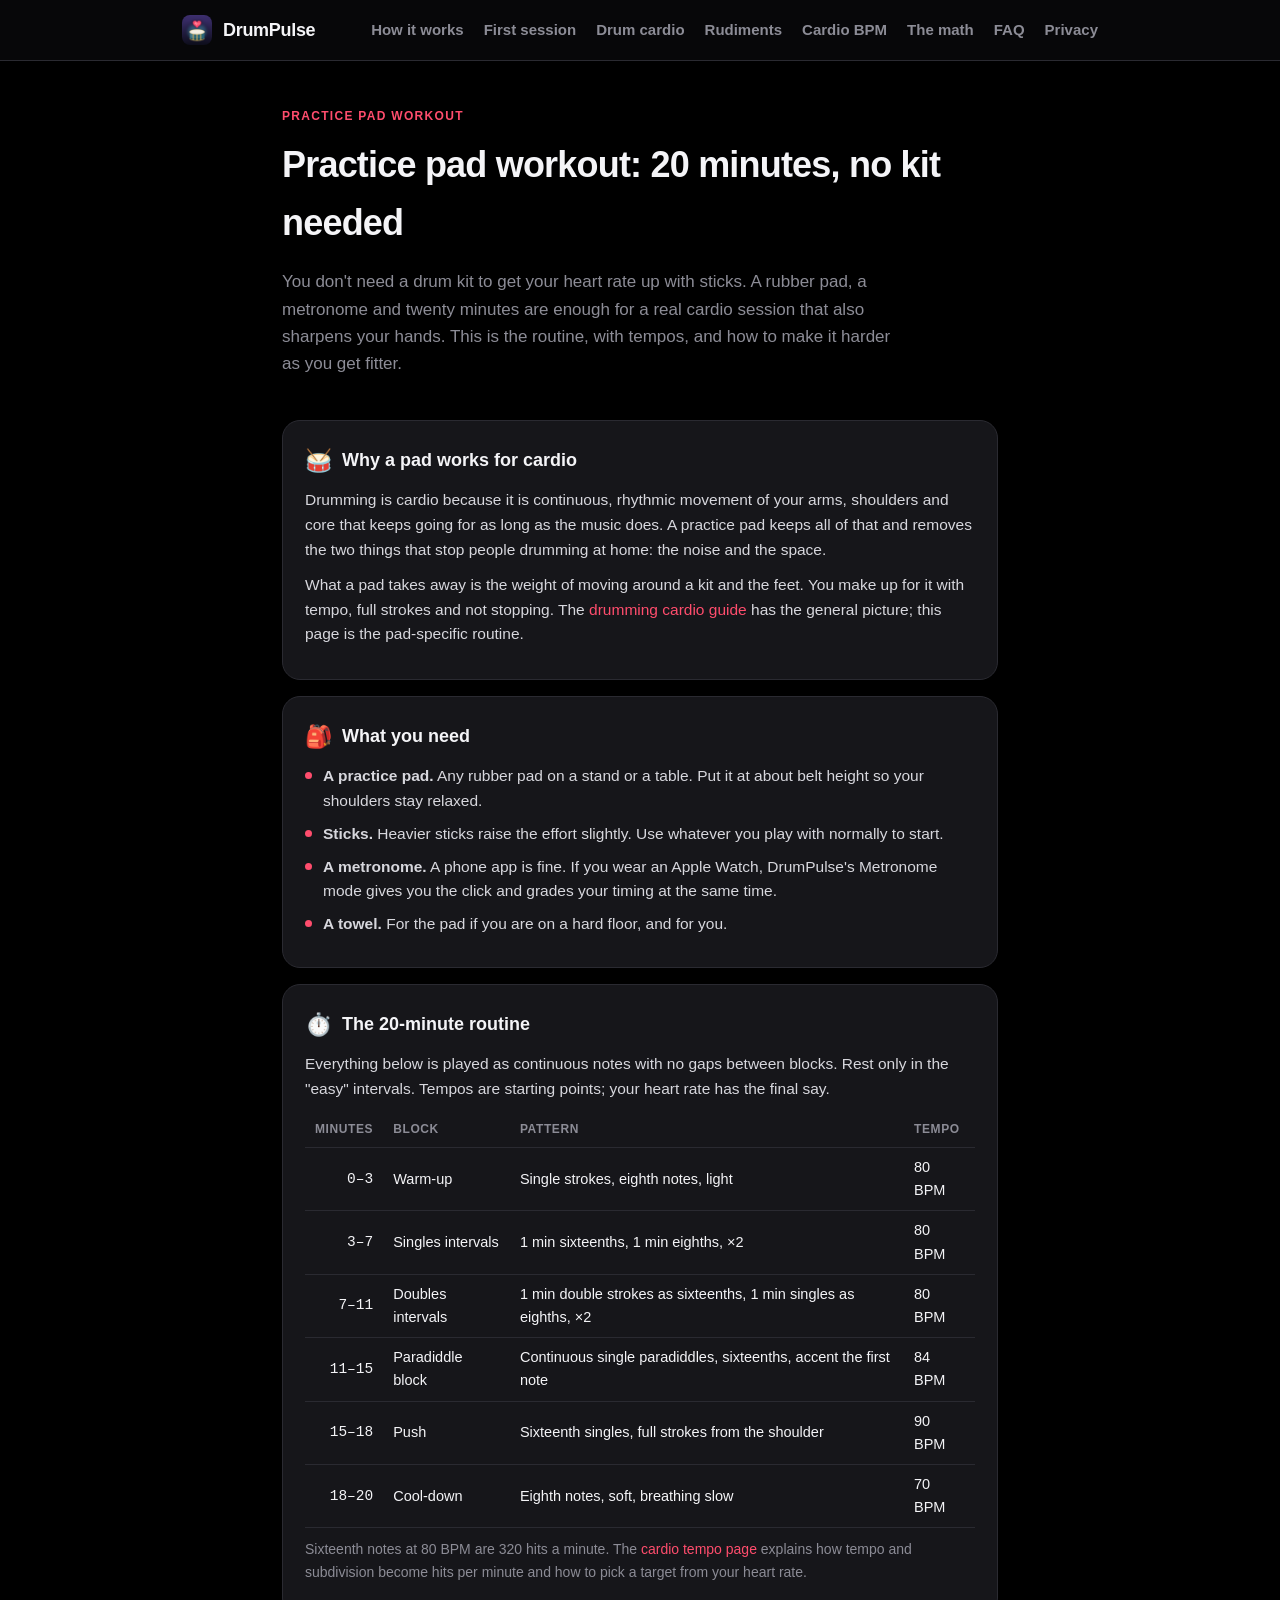
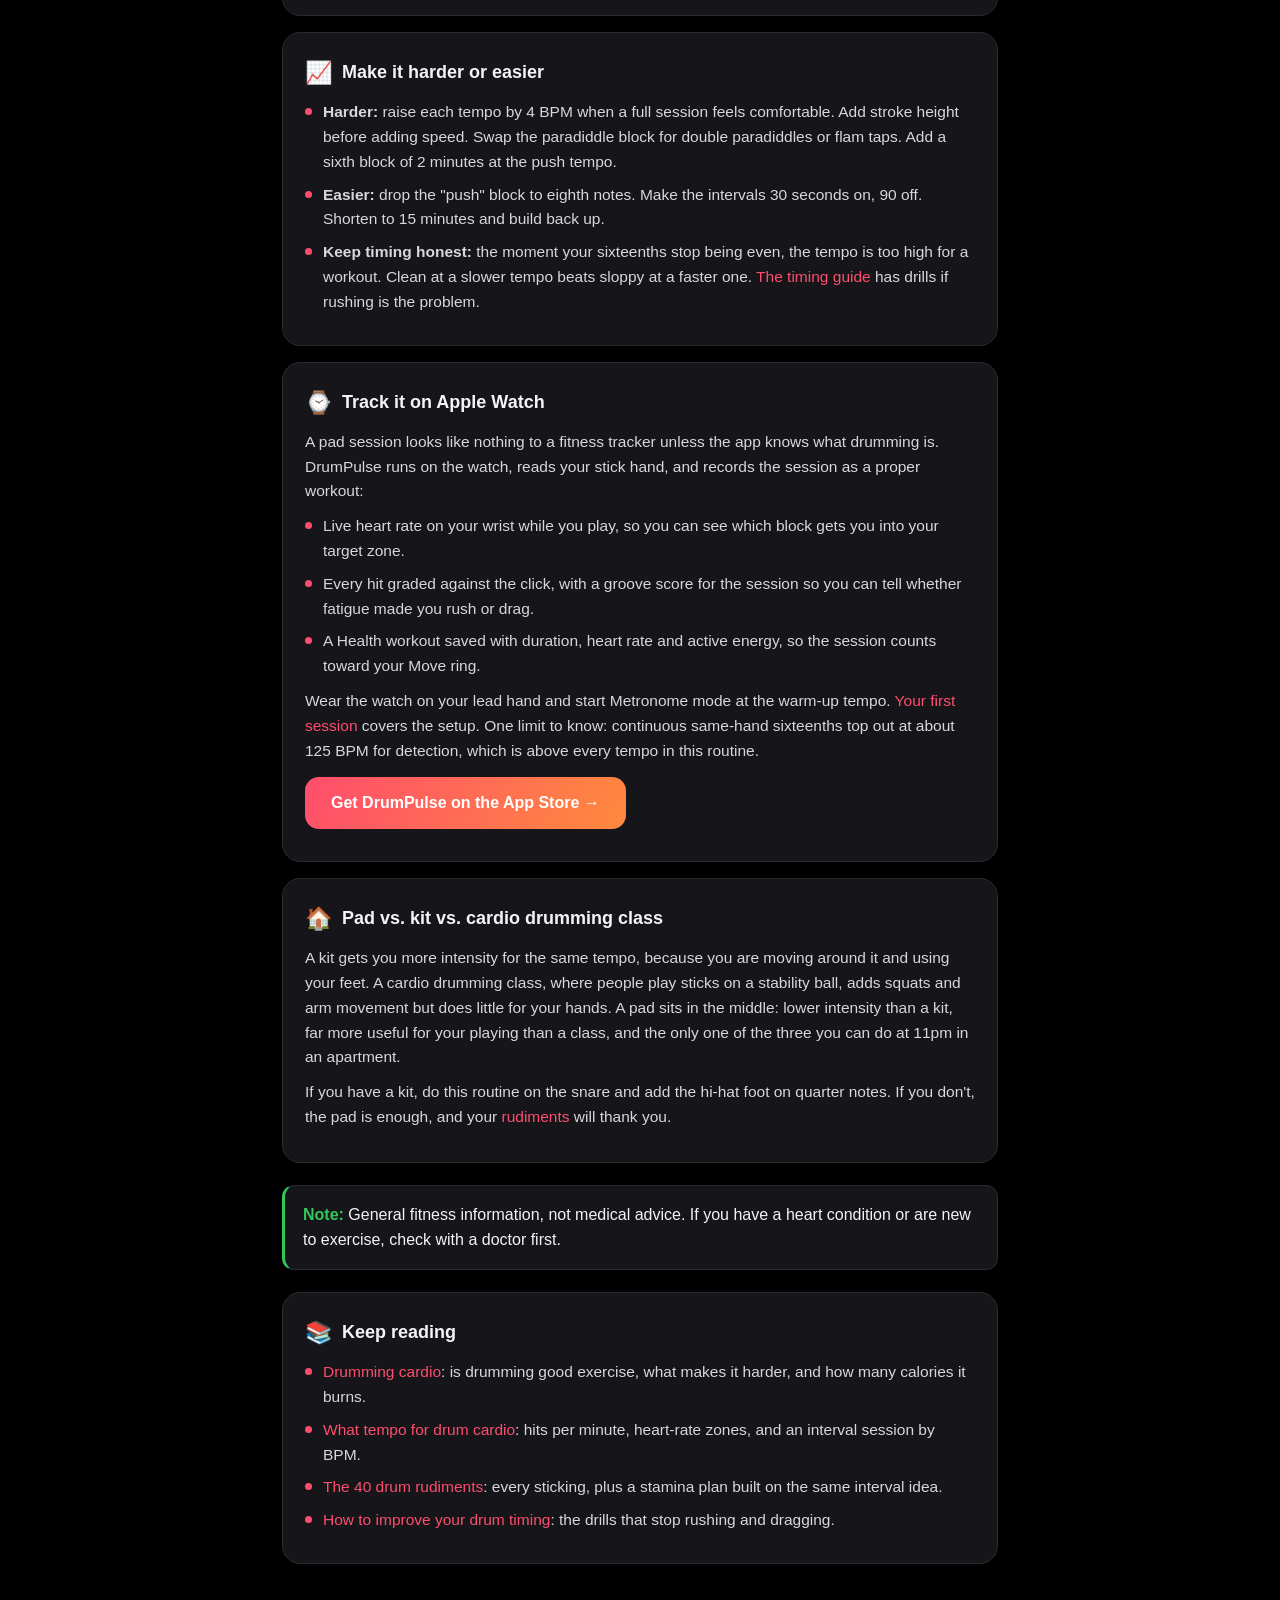
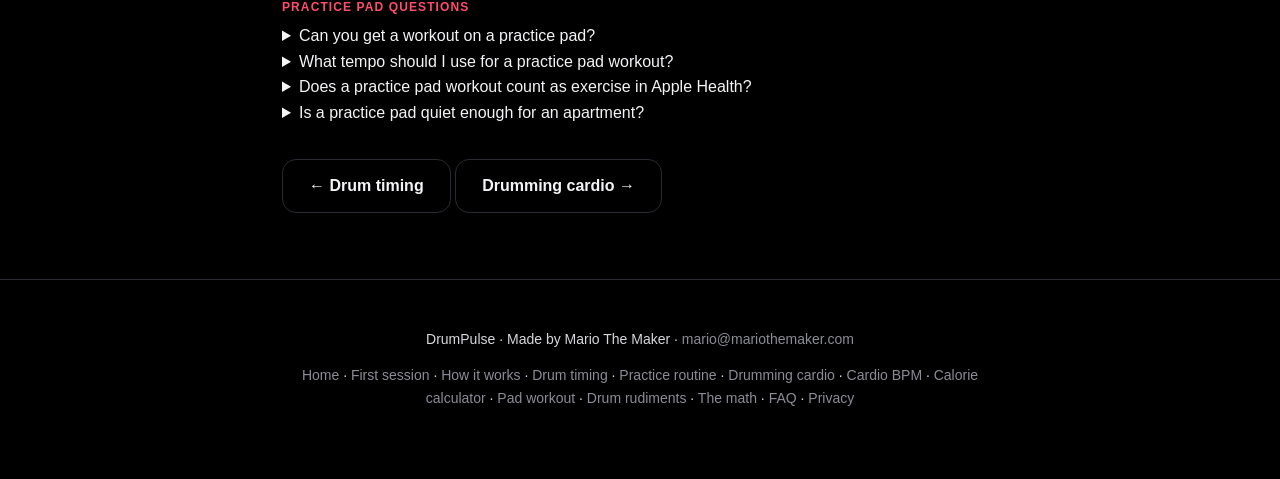
<file: practice-pad-workout.html>
<!DOCTYPE html>
<html lang="en">
<head>
<meta charset="utf-8">
<meta name="viewport" content="width=device-width, initial-scale=1, viewport-fit=cover">
<title>Practice Pad Workout — a 20-minute drumming cardio routine without a kit | DrumPulse</title>
<meta name="description" content="A 20-minute practice pad workout you can do in an apartment: warm-up, single and double stroke intervals, paradiddle blocks, accent work and cool-down, with tempos, how to make it harder, and how to track it on Apple Watch.">
<link rel="canonical" href="https://drumpulseapp.com/practice-pad-workout.html">
<link rel="icon" href="assets/icon.png">
<link rel="stylesheet" href="assets/style.css">
<meta property="og:site_name" content="DrumPulse">
<meta property="og:title" content="Practice pad workout: 20 minutes, no kit needed">
<meta property="og:description" content="A drumming cardio routine for a practice pad, with tempos and intervals, that also sharpens your hands.">
<meta property="og:image" content="assets/og.png">
<meta property="og:type" content="article">
<meta property="og:url" content="https://drumpulseapp.com/practice-pad-workout.html">
<script type="application/ld+json">
{
  "@context": "https://schema.org",
  "@graph": [
    {
      "@type": "Article",
      "headline": "Practice pad workout: a 20-minute drumming cardio routine without a kit",
      "description": "A 20-minute practice pad workout you can do in an apartment: warm-up, single and double stroke intervals, paradiddle blocks, accent work and cool-down, with tempos, how to make it harder, and how to track it on Apple Watch.",
      "author": {
        "@type": "Person",
        "name": "Mario Cruz"
      },
      "mainEntityOfPage": "https://drumpulseapp.com/practice-pad-workout.html",
      "dateModified": "2026-10-07",
      "publisher": {
        "@type": "Organization",
        "name": "DrumPulse",
        "logo": {
          "@type": "ImageObject",
          "url": "https://drumpulseapp.com/assets/icon.png"
        }
      }
    },
    {
      "@type": "FAQPage",
      "mainEntity": [
        {
          "@type": "Question",
          "name": "Can you get a workout on a practice pad?",
          "acceptedAnswer": {
            "@type": "Answer",
            "text": "Yes, if you keep going. A pad takes the drum kit's weight and volume out of the picture but keeps the continuous arm, shoulder and core movement. Sustained sixteenth notes at a moderate tempo, with full strokes, will raise most people's heart rate into a moderate zone within a few minutes. The intensity comes from tempo, stroke height and not stopping."
          }
        },
        {
          "@type": "Question",
          "name": "What tempo should I use for a practice pad workout?",
          "acceptedAnswer": {
            "@type": "Answer",
            "text": "Start around 80 BPM for sixteenth notes and 100 to 120 BPM for eighth notes, then adjust by heart rate. If you are below your target zone, raise the tempo or use fuller strokes. If you are above it, back off. Your timing should stay clean the whole way; if it falls apart, the tempo is too high for a workout."
          }
        },
        {
          "@type": "Question",
          "name": "Does a practice pad workout count as exercise in Apple Health?",
          "acceptedAnswer": {
            "@type": "Answer",
            "text": "With DrumPulse, yes. The watch records heart rate while you play and saves the session as a workout with duration, heart rate and active energy, so it counts toward your Move ring like any other workout. It also grades your timing, so the same session doubles as practice."
          }
        },
        {
          "@type": "Question",
          "name": "Is a practice pad quiet enough for an apartment?",
          "acceptedAnswer": {
            "@type": "Answer",
            "text": "Usually. A rubber pad is far quieter than a drum, and a soft rubber or mesh pad on a towel is quieter still. The sticks hitting each other on flams and the pad stand knocking the floor are the loudest parts, so put the pad on a rug or a folded towel and keep the stand off hard floors."
          }
        }
      ]
    }
  ]
}
</script>
</head>
<body>

<header class="site">
  <div class="wrap">
    <a class="brand" href="/" style="color:inherit"><img src="assets/icon.png" alt="DrumPulse icon"><span class="bn">DrumPulse</span></a>
    <nav>
      <a href="how-it-works.html">How it works</a>
      <a href="first-session.html">First session</a>
      <a href="drumming-cardio.html">Drum cardio</a>
      <a href="drum-rudiments.html">Rudiments</a>
      <a href="drum-cardio-tempo.html">Cardio BPM</a>
      <a href="the-math.html">The math</a>
      <a href="faq.html">FAQ</a>
      <a class="wide" href="privacy.html">Privacy</a>
    </nav>
  </div>
</header>

<div class="wrap" style="padding-top:46px;padding-bottom:10px">
  <p class="eyebrow">Practice pad workout</p>
  <h1 style="font-size:36px;letter-spacing:-.8px;margin:0 0 10px">Practice pad workout: 20 minutes, no kit needed</h1>
  <p class="lead">You don't need a drum kit to get your heart rate up with sticks. A rubber pad, a metronome and twenty minutes are enough for a real cardio session that also sharpens your hands. This is the routine, with tempos, and how to make it harder as you get fitter.</p>
</div>

<div class="wrap" style="padding-bottom:50px">

  <div class="topic">
    <h2><span class="ic">🥁</span> Why a pad works for cardio</h2>
    <p>Drumming is cardio because it is continuous, rhythmic movement of your arms, shoulders and core that keeps going for as long as the music does. A practice pad keeps all of that and removes the two things that stop people drumming at home: the noise and the space.</p>
    <p>What a pad takes away is the weight of moving around a kit and the feet. You make up for it with tempo, full strokes and not stopping. The <a href="drumming-cardio.html">drumming cardio guide</a> has the general picture; this page is the pad-specific routine.</p>
  </div>

  <div class="topic">
    <h2><span class="ic">🎒</span> What you need</h2>
    <ul>
      <li><strong>A practice pad.</strong> Any rubber pad on a stand or a table. Put it at about belt height so your shoulders stay relaxed.</li>
      <li><strong>Sticks.</strong> Heavier sticks raise the effort slightly. Use whatever you play with normally to start.</li>
      <li><strong>A metronome.</strong> A phone app is fine. If you wear an Apple Watch, DrumPulse's Metronome mode gives you the click and grades your timing at the same time.</li>
      <li><strong>A towel.</strong> For the pad if you are on a hard floor, and for you.</li>
    </ul>
  </div>

  <div class="topic">
    <h2><span class="ic">⏱️</span> The 20-minute routine</h2>
    <p>Everything below is played as continuous notes with no gaps between blocks. Rest only in the "easy" intervals. Tempos are starting points; your heart rate has the final say.</p>
    <table class="nums">
      <tr><th>Minutes</th><th>Block</th><th>Pattern</th><th>Tempo</th></tr>
      <tr><td class="n">0–3</td><td>Warm-up</td><td>Single strokes, eighth notes, light</td><td>80 BPM</td></tr>
      <tr><td class="n">3–7</td><td>Singles intervals</td><td>1 min sixteenths, 1 min eighths, ×2</td><td>80 BPM</td></tr>
      <tr><td class="n">7–11</td><td>Doubles intervals</td><td>1 min double strokes as sixteenths, 1 min singles as eighths, ×2</td><td>80 BPM</td></tr>
      <tr><td class="n">11–15</td><td>Paradiddle block</td><td>Continuous single paradiddles, sixteenths, accent the first note</td><td>84 BPM</td></tr>
      <tr><td class="n">15–18</td><td>Push</td><td>Sixteenth singles, full strokes from the shoulder</td><td>90 BPM</td></tr>
      <tr><td class="n">18–20</td><td>Cool-down</td><td>Eighth notes, soft, breathing slow</td><td>70 BPM</td></tr>
    </table>
    <p style="font-size:14px;color:var(--dim)">Sixteenth notes at 80 BPM are 320 hits a minute. The <a href="drum-cardio-tempo.html">cardio tempo page</a> explains how tempo and subdivision become hits per minute and how to pick a target from your heart rate.</p>
  </div>

  <div class="topic">
    <h2><span class="ic">📈</span> Make it harder or easier</h2>
    <ul>
      <li><strong>Harder:</strong> raise each tempo by 4 BPM when a full session feels comfortable. Add stroke height before adding speed. Swap the paradiddle block for double paradiddles or flam taps. Add a sixth block of 2 minutes at the push tempo.</li>
      <li><strong>Easier:</strong> drop the "push" block to eighth notes. Make the intervals 30 seconds on, 90 off. Shorten to 15 minutes and build back up.</li>
      <li><strong>Keep timing honest:</strong> the moment your sixteenths stop being even, the tempo is too high for a workout. Clean at a slower tempo beats sloppy at a faster one. <a href="drum-timing.html">The timing guide</a> has drills if rushing is the problem.</li>
    </ul>
  </div>

  <div class="topic">
    <h2><span class="ic">⌚</span> Track it on Apple Watch</h2>
    <p>A pad session looks like nothing to a fitness tracker unless the app knows what drumming is. DrumPulse runs on the watch, reads your stick hand, and records the session as a proper workout:</p>
    <ul>
      <li>Live heart rate on your wrist while you play, so you can see which block gets you into your target zone.</li>
      <li>Every hit graded against the click, with a groove score for the session so you can tell whether fatigue made you rush or drag.</li>
      <li>A Health workout saved with duration, heart rate and active energy, so the session counts toward your Move ring.</li>
    </ul>
    <p>Wear the watch on your lead hand and start Metronome mode at the warm-up tempo. <a href="first-session.html">Your first session</a> covers the setup. One limit to know: continuous same-hand sixteenths top out at about 125 BPM for detection, which is above every tempo in this routine.</p>
    <p style="margin-top:14px"><a class="btn" href="https://apps.apple.com/app/id6782245341">Get DrumPulse on the App Store →</a></p>
  </div>

  <div class="topic">
    <h2><span class="ic">🏠</span> Pad vs. kit vs. cardio drumming class</h2>
    <p>A kit gets you more intensity for the same tempo, because you are moving around it and using your feet. A cardio drumming class, where people play sticks on a stability ball, adds squats and arm movement but does little for your hands. A pad sits in the middle: lower intensity than a kit, far more useful for your playing than a class, and the only one of the three you can do at 11pm in an apartment.</p>
    <p>If you have a kit, do this routine on the snare and add the hi-hat foot on quarter notes. If you don't, the pad is enough, and your <a href="drum-rudiments.html">rudiments</a> will thank you.</p>
  </div>

  <div class="callout"><b>Note:</b> General fitness information, not medical advice. If you have a heart condition or are new to exercise, check with a doctor first.</div>

  <div class="topic">
    <h2><span class="ic">📚</span> Keep reading</h2>
    <ul>
      <li><a href="drumming-cardio.html">Drumming cardio</a>: is drumming good exercise, what makes it harder, and how many calories it burns.</li>
      <li><a href="drum-cardio-tempo.html">What tempo for drum cardio</a>: hits per minute, heart-rate zones, and an interval session by BPM.</li>
      <li><a href="drum-rudiments.html">The 40 drum rudiments</a>: every sticking, plus a stamina plan built on the same interval idea.</li>
      <li><a href="drum-timing.html">How to improve your drum timing</a>: the drills that stop rushing and dragging.</li>
    </ul>
  </div>

  <p class="faqcat">Practice pad questions</p>

  <details>
    <summary>Can you get a workout on a practice pad?</summary>
    <div class="a">Yes, if you keep going. A pad takes the drum kit's weight and volume out of the picture but keeps the continuous arm, shoulder and core movement. Sustained sixteenth notes at a moderate tempo, with full strokes, will raise most people's heart rate into a moderate zone within a few minutes. The intensity comes from tempo, stroke height and not stopping.</div>
  </details>

  <details>
    <summary>What tempo should I use for a practice pad workout?</summary>
    <div class="a">Start around 80 BPM for sixteenth notes and 100 to 120 BPM for eighth notes, then adjust by heart rate. If you are below your target zone, raise the tempo or use fuller strokes. If you are above it, back off. Your timing should stay clean the whole way; if it falls apart, the tempo is too high for a workout.</div>
  </details>

  <details>
    <summary>Does a practice pad workout count as exercise in Apple Health?</summary>
    <div class="a">With DrumPulse, yes. The watch records heart rate while you play and saves the session as a workout with duration, heart rate and active energy, so it counts toward your Move ring like any other workout. It also grades your timing, so the same session doubles as practice.</div>
  </details>

  <details>
    <summary>Is a practice pad quiet enough for an apartment?</summary>
    <div class="a">Usually. A rubber pad is far quieter than a drum, and a soft rubber or mesh pad on a towel is quieter still. The sticks hitting each other on flams and the pad stand knocking the floor are the loudest parts, so put the pad on a rug or a folded towel and keep the stand off hard floors.</div>
  </details>

  <p style="margin-top:34px"><a class="btn ghost" href="drum-timing.html">← Drum timing</a> <a class="btn ghost" href="drumming-cardio.html">Drumming cardio →</a></p>
</div>

<footer class="site">
  <div class="wrap">
    <p>DrumPulse · Made by Mario The Maker · <a class="em" href="#" data-u="mario" data-d="mariothemaker.com">mario [at] mariothemaker [dot] com</a></p>
    <p><a href="/">Home</a> · <a href="first-session.html">First session</a> · <a href="how-it-works.html">How it works</a> · <a href="drum-timing.html">Drum timing</a> · <a href="drum-practice-routine.html">Practice routine</a> · <a href="drumming-cardio.html">Drumming cardio</a> · <a href="drum-cardio-tempo.html">Cardio BPM</a> · <a href="drumming-calories-calculator.html">Calorie calculator</a> · <a href="practice-pad-workout.html">Pad workout</a> · <a href="drum-rudiments.html">Drum rudiments</a> · <a href="the-math.html">The math</a> · <a href="faq.html">FAQ</a> · <a href="privacy.html">Privacy</a></p>
  </div>
</footer>

<script src="assets/em.js" defer></script>
</body>
</html>
</file>
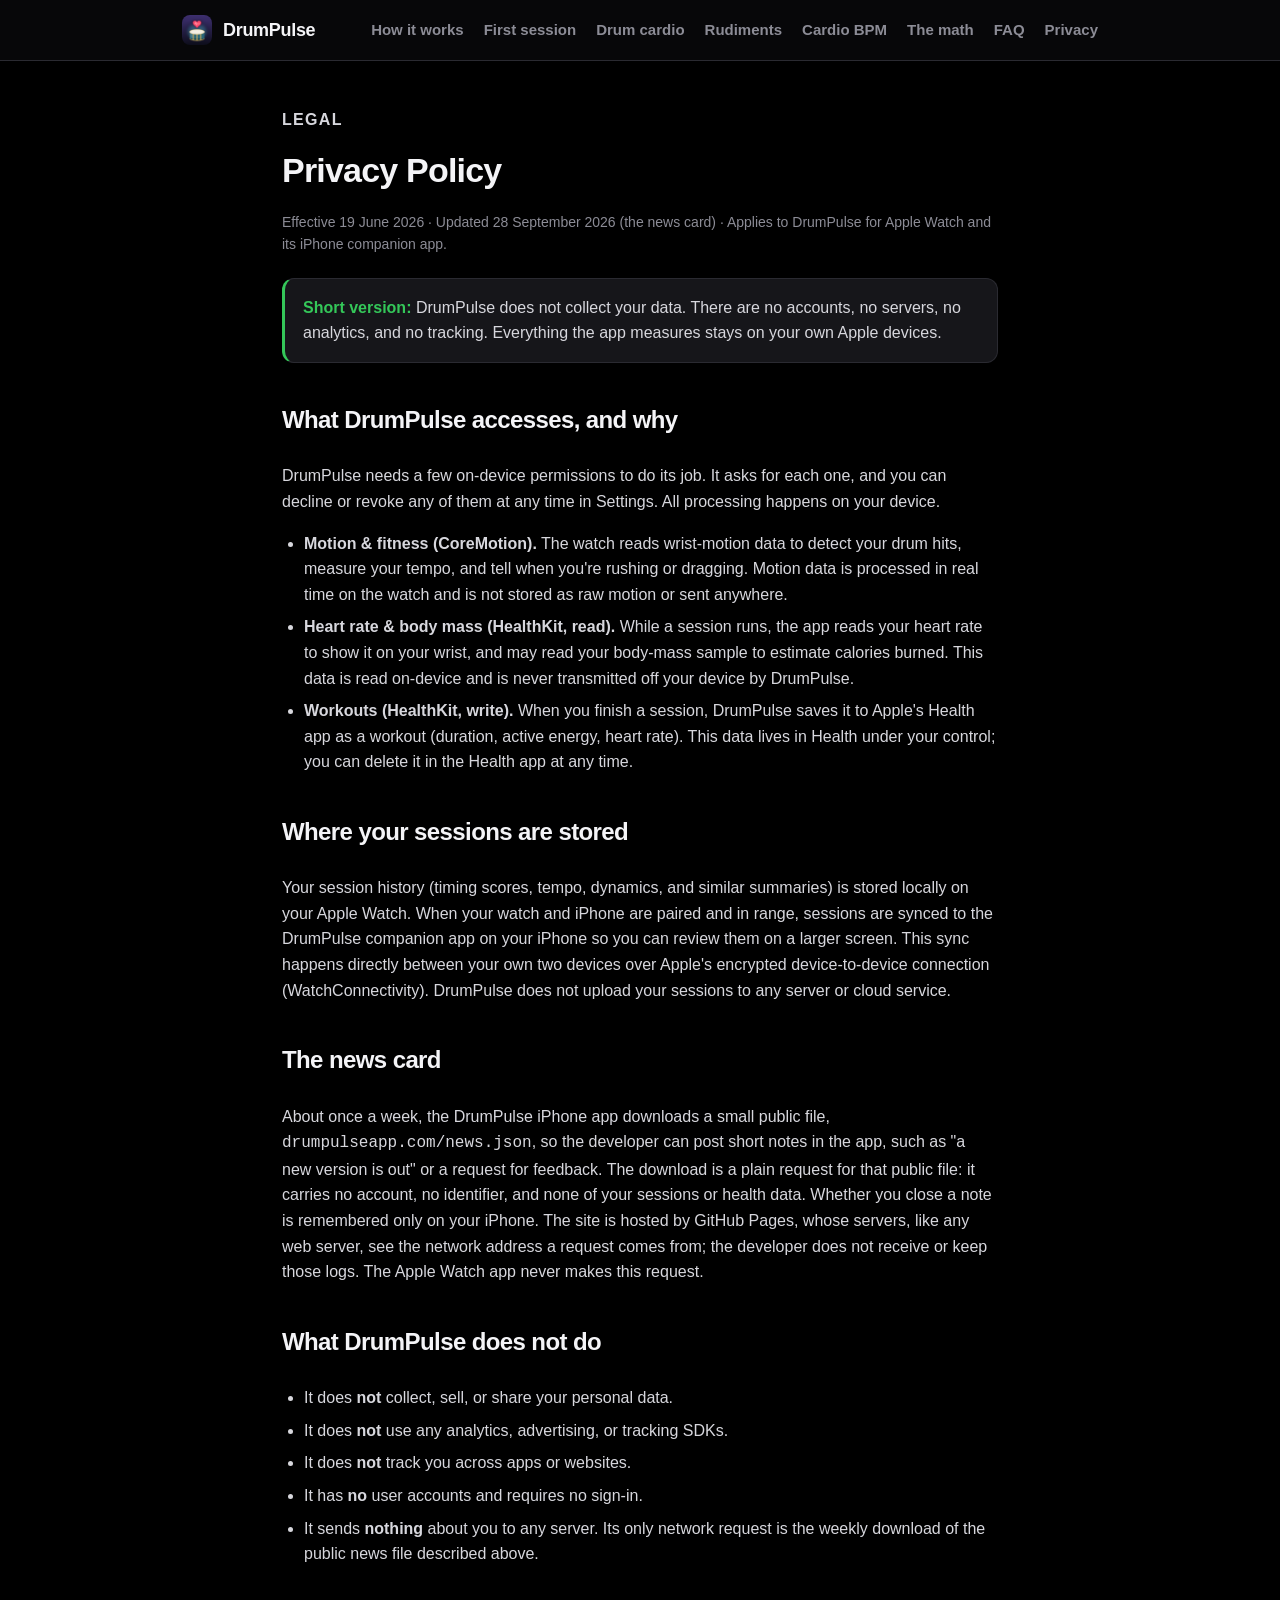
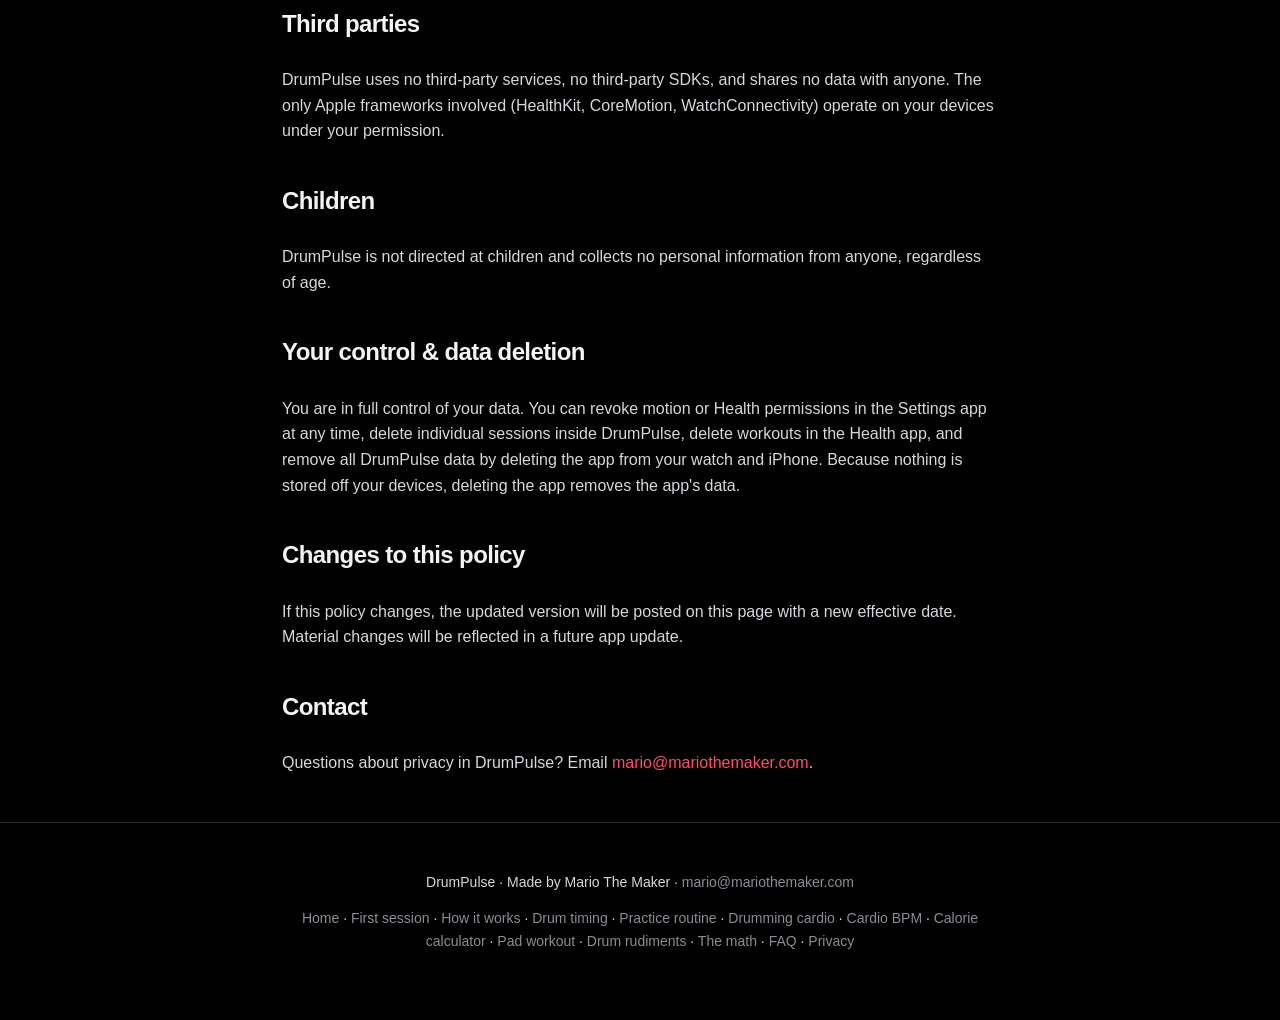
<file: privacy.html>
<!DOCTYPE html>
<html lang="en">
<head>
<meta charset="utf-8">
<meta name="viewport" content="width=device-width, initial-scale=1, viewport-fit=cover">
<title>DrumPulse — Privacy Policy</title>
<meta name="description" content="DrumPulse privacy policy: no tracking, no analytics, no servers. Health and motion data are used on-device only and never leave your devices.">
<link rel="canonical" href="https://drumpulseapp.com/privacy.html">
<link rel="icon" href="assets/icon.png">
<link rel="stylesheet" href="assets/style.css">
</head>
<body>

<header class="site">
  <div class="wrap">
    <a class="brand" href="/" style="color:inherit"><img src="assets/icon.png" alt="DrumPulse icon"><span class="bn">DrumPulse</span></a>
    <nav>
      <a href="how-it-works.html">How it works</a>
      <a href="first-session.html">First session</a>
      <a href="drumming-cardio.html">Drum cardio</a>
      <a href="drum-rudiments.html">Rudiments</a>
      <a href="drum-cardio-tempo.html">Cardio BPM</a>
      <a href="the-math.html">The math</a>
      <a href="faq.html">FAQ</a>
      <a class="wide" href="privacy.html">Privacy</a>
    </nav>
  </div>
</header>

<div class="wrap prose" style="padding-top:46px;padding-bottom:30px">
  <p class="eyebrow">Legal</p>
  <h1 style="font-size:34px;letter-spacing:-.8px;margin:0 0 8px">Privacy Policy</h1>
  <p class="meta">Effective 19 June 2026 · Updated 28 September 2026 (the news card) · Applies to DrumPulse for Apple Watch and its iPhone companion app.</p>

  <div class="callout">
    <p style="margin:0"><b>Short version:</b> DrumPulse does not collect your data. There are no
    accounts, no servers, no analytics, and no tracking. Everything the app measures stays on your
    own Apple devices.</p>
  </div>

  <h2>What DrumPulse accesses, and why</h2>
  <p>DrumPulse needs a few on-device permissions to do its job. It asks for each one, and you can
  decline or revoke any of them at any time in Settings. All processing happens on your device.</p>
  <ul>
    <li><b>Motion &amp; fitness (CoreMotion).</b> The watch reads wrist-motion data to detect your
      drum hits, measure your tempo, and tell when you're rushing or dragging. Motion data is
      processed in real time on the watch and is not stored as raw motion or sent anywhere.</li>
    <li><b>Heart rate &amp; body mass (HealthKit, read).</b> While a session runs, the app reads your
      heart rate to show it on your wrist, and may read your body-mass sample to estimate calories
      burned. This data is read on-device and is never transmitted off your device by DrumPulse.</li>
    <li><b>Workouts (HealthKit, write).</b> When you finish a session, DrumPulse saves it to Apple's
      Health app as a workout (duration, active energy, heart rate). This data lives in Health under
      your control; you can delete it in the Health app at any time.</li>
  </ul>

  <h2>Where your sessions are stored</h2>
  <p>Your session history (timing scores, tempo, dynamics, and similar summaries) is stored locally
  on your Apple Watch. When your watch and iPhone are paired and in range, sessions are synced to the
  DrumPulse companion app on your iPhone so you can review them on a larger screen. This sync happens
  directly between your own two devices over Apple's encrypted device-to-device connection
  (WatchConnectivity). DrumPulse does not upload your sessions to any server or cloud service.</p>

  <h2>The news card</h2>
  <p>About once a week, the DrumPulse iPhone app downloads a small public file,
  <code>drumpulseapp.com/news.json</code>, so the developer can post short notes in the app, such as
  "a new version is out" or a request for feedback. The download is a plain request for that public
  file: it carries no account, no identifier, and none of your sessions or health data. Whether you
  close a note is remembered only on your iPhone. The site is hosted by GitHub Pages, whose servers,
  like any web server, see the network address a request comes from; the developer does not receive
  or keep those logs. The Apple Watch app never makes this request.</p>

  <h2>What DrumPulse does not do</h2>
  <ul>
    <li>It does <b>not</b> collect, sell, or share your personal data.</li>
    <li>It does <b>not</b> use any analytics, advertising, or tracking SDKs.</li>
    <li>It does <b>not</b> track you across apps or websites.</li>
    <li>It has <b>no</b> user accounts and requires no sign-in.</li>
    <li>It sends <b>nothing</b> about you to any server. Its only network request is the weekly
      download of the public news file described above.</li>
  </ul>

  <h2>Third parties</h2>
  <p>DrumPulse uses no third-party services, no third-party SDKs, and shares no data with anyone.
  The only Apple frameworks involved (HealthKit, CoreMotion, WatchConnectivity) operate on your
  devices under your permission.</p>

  <h2>Children</h2>
  <p>DrumPulse is not directed at children and collects no personal information from anyone,
  regardless of age.</p>

  <h2>Your control &amp; data deletion</h2>
  <p>You are in full control of your data. You can revoke motion or Health permissions in the
  Settings app at any time, delete individual sessions inside DrumPulse, delete workouts in the
  Health app, and remove all DrumPulse data by deleting the app from your watch and iPhone. Because
  nothing is stored off your devices, deleting the app removes the app's data.</p>

  <h2>Changes to this policy</h2>
  <p>If this policy changes, the updated version will be posted on this page with a new effective
  date. Material changes will be reflected in a future app update.</p>

  <h2>Contact</h2>
  <p>Questions about privacy in DrumPulse? Email <a class="em" href="#" data-u="mario" data-d="mariothemaker.com">mario [at] mariothemaker [dot] com</a>.</p>
</div>

<footer class="site">
  <div class="wrap">
    <p>DrumPulse · Made by Mario The Maker · <a class="em" href="#" data-u="mario" data-d="mariothemaker.com">mario [at] mariothemaker [dot] com</a></p>
    <p><a href="/">Home</a> · <a href="first-session.html">First session</a> · <a href="how-it-works.html">How it works</a> · <a href="drum-timing.html">Drum timing</a> · <a href="drum-practice-routine.html">Practice routine</a> · <a href="drumming-cardio.html">Drumming cardio</a> · <a href="drum-cardio-tempo.html">Cardio BPM</a> · <a href="drumming-calories-calculator.html">Calorie calculator</a> · <a href="practice-pad-workout.html">Pad workout</a> · <a href="drum-rudiments.html">Drum rudiments</a> · <a href="the-math.html">The math</a> · <a href="faq.html">FAQ</a> · <a href="privacy.html">Privacy</a></p>
  </div>
</footer>

<script src="assets/em.js" defer></script>
</body>
</html>
</file>
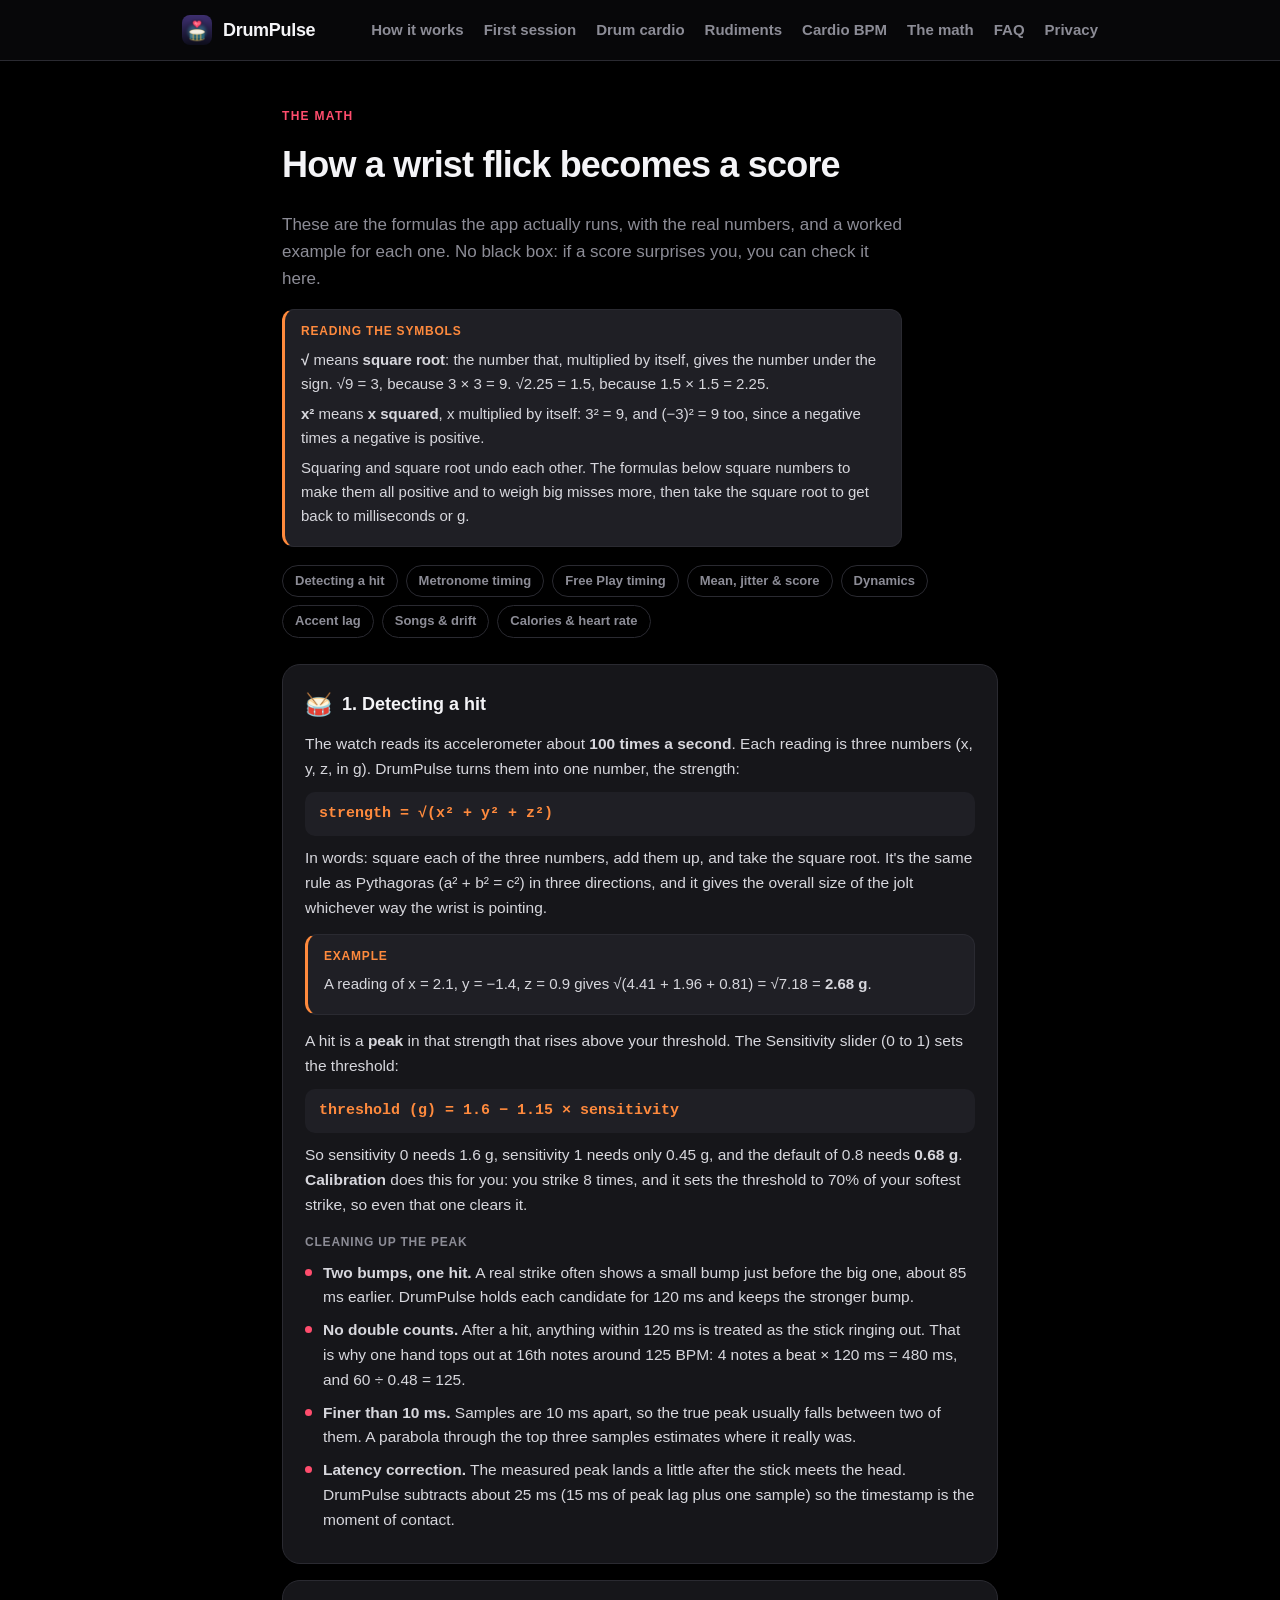
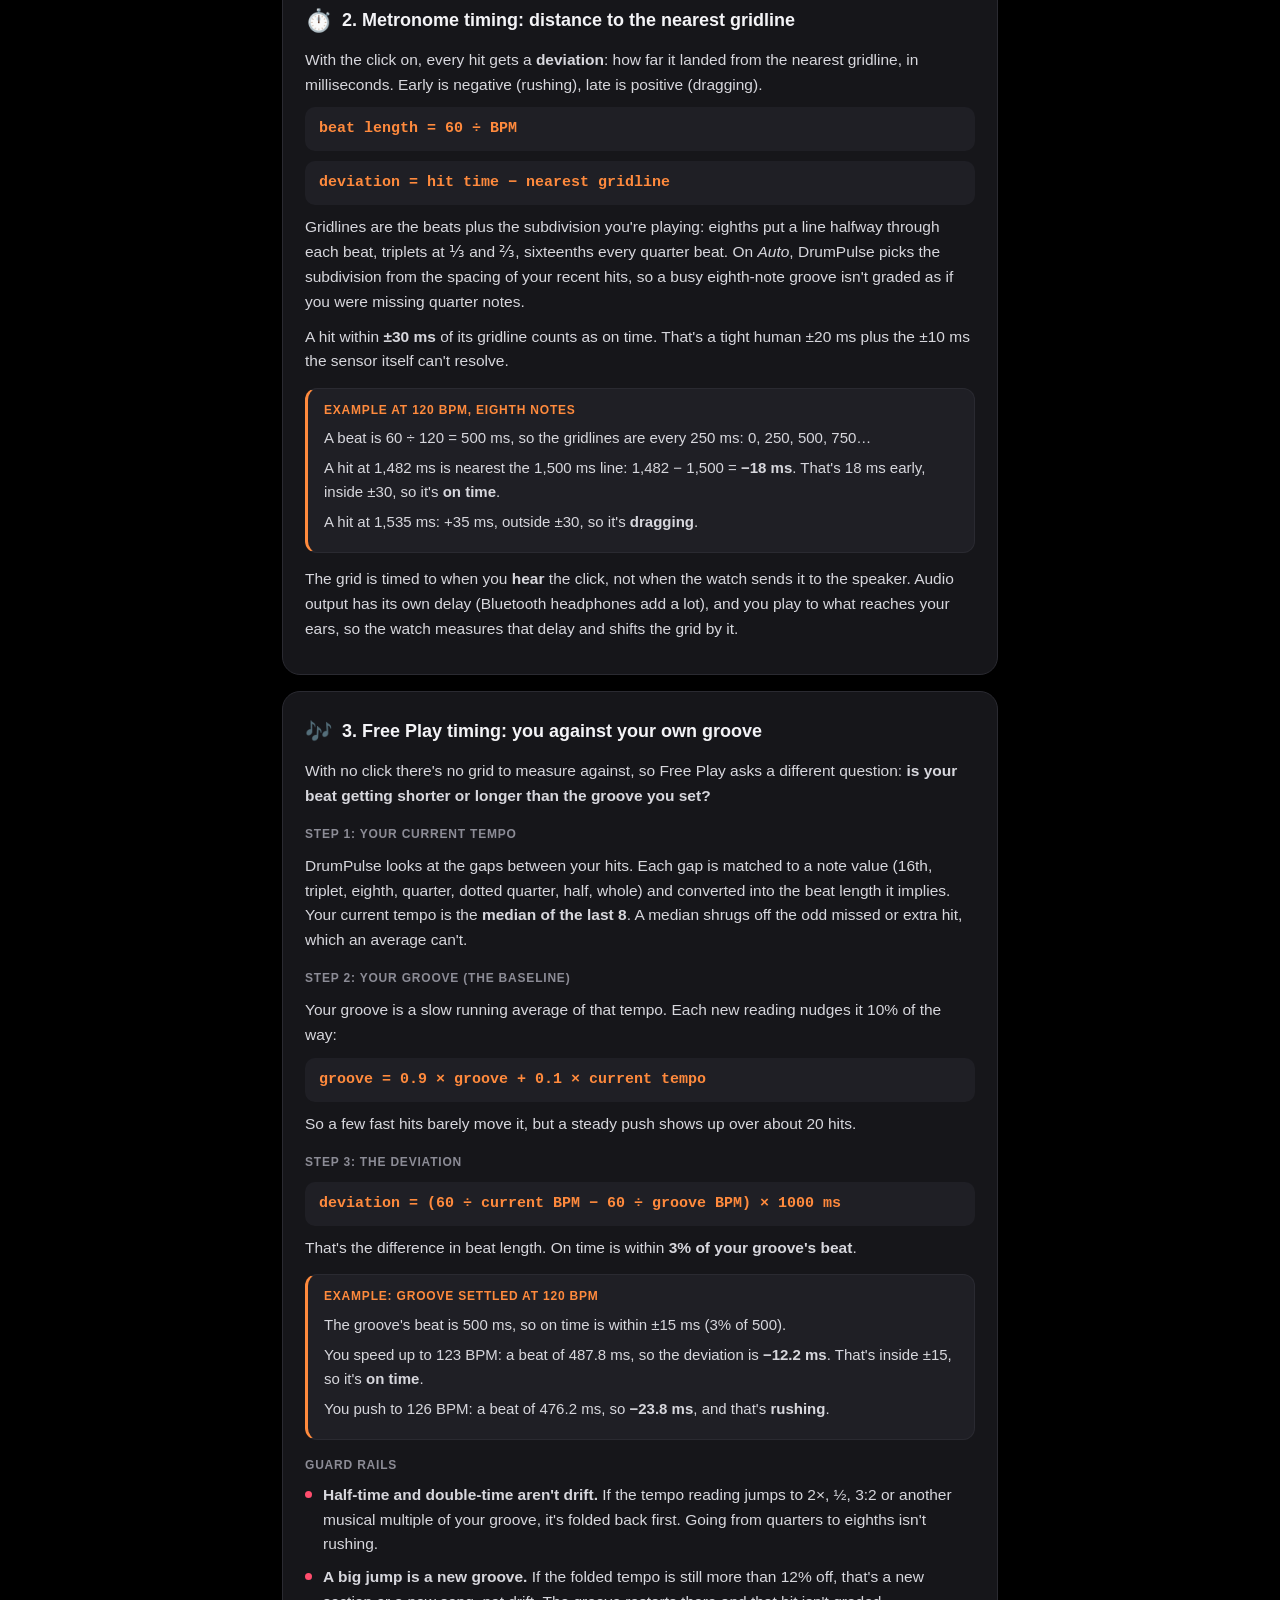
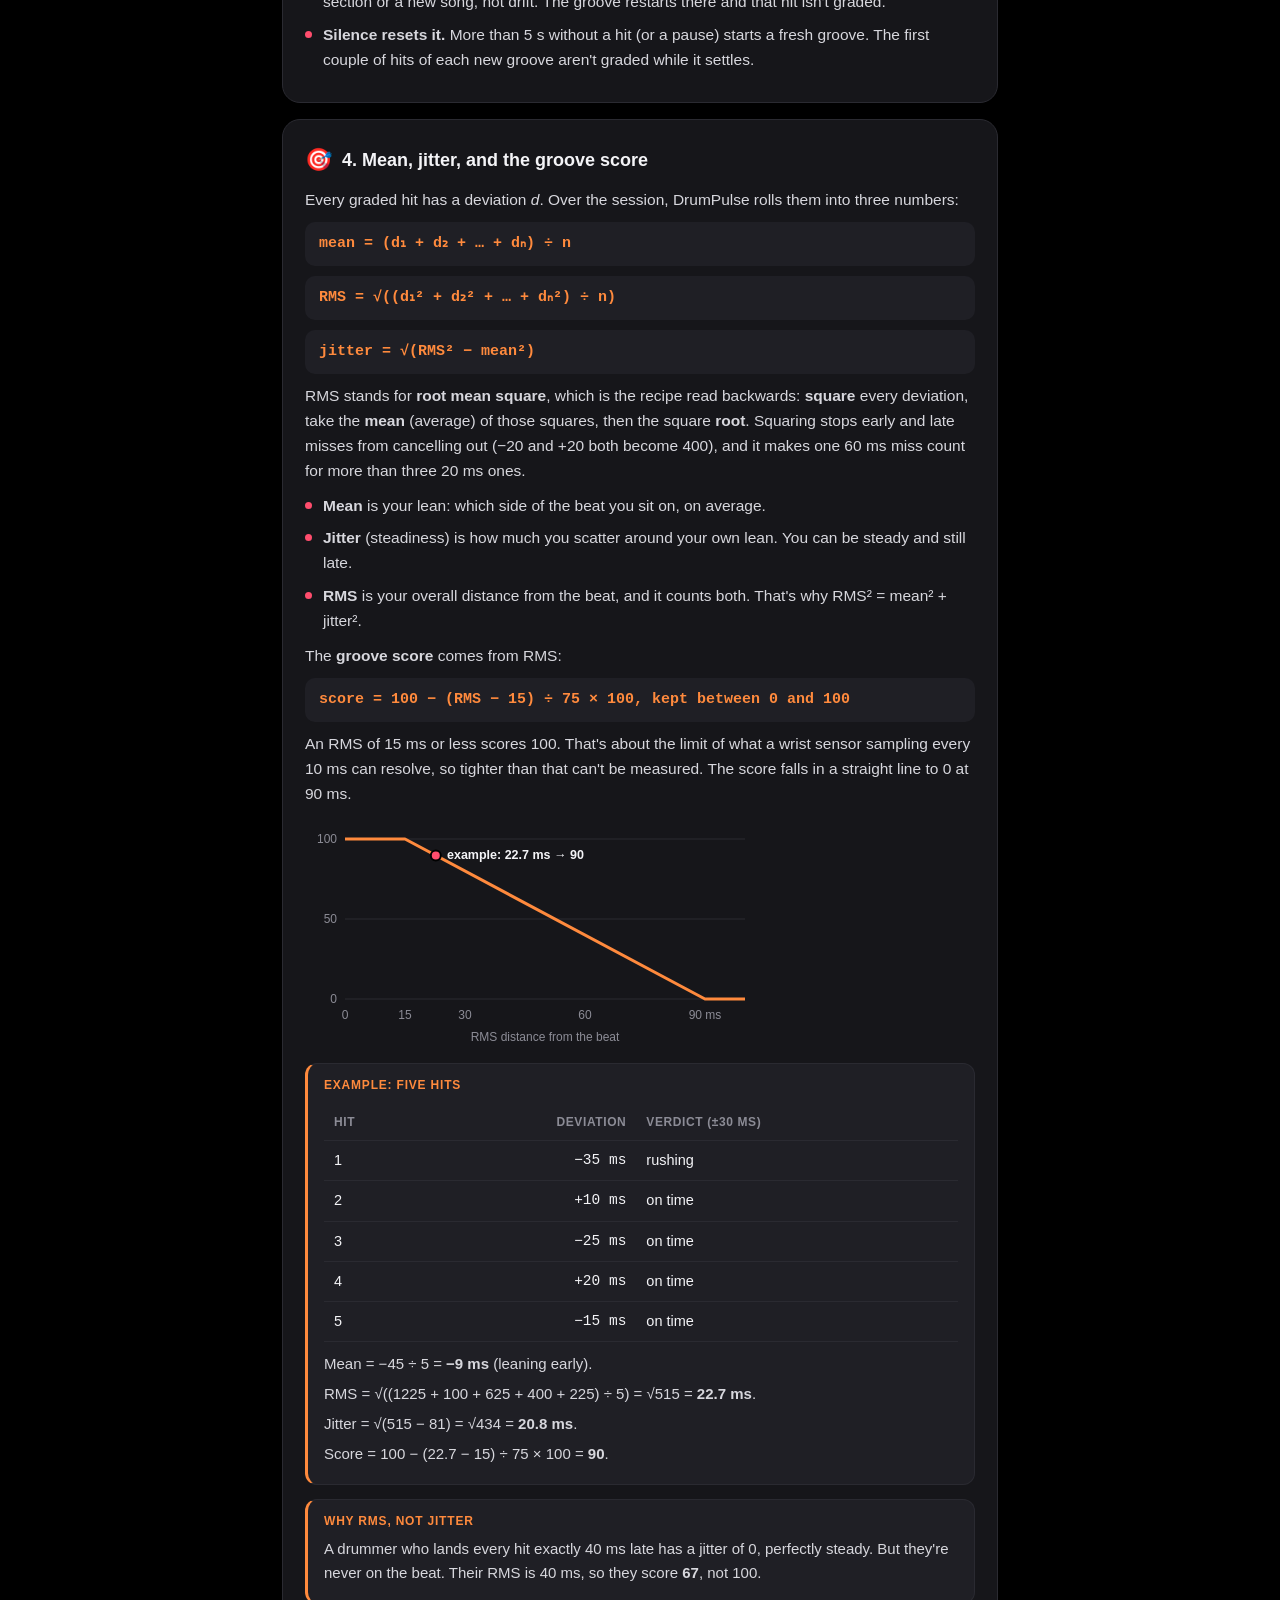
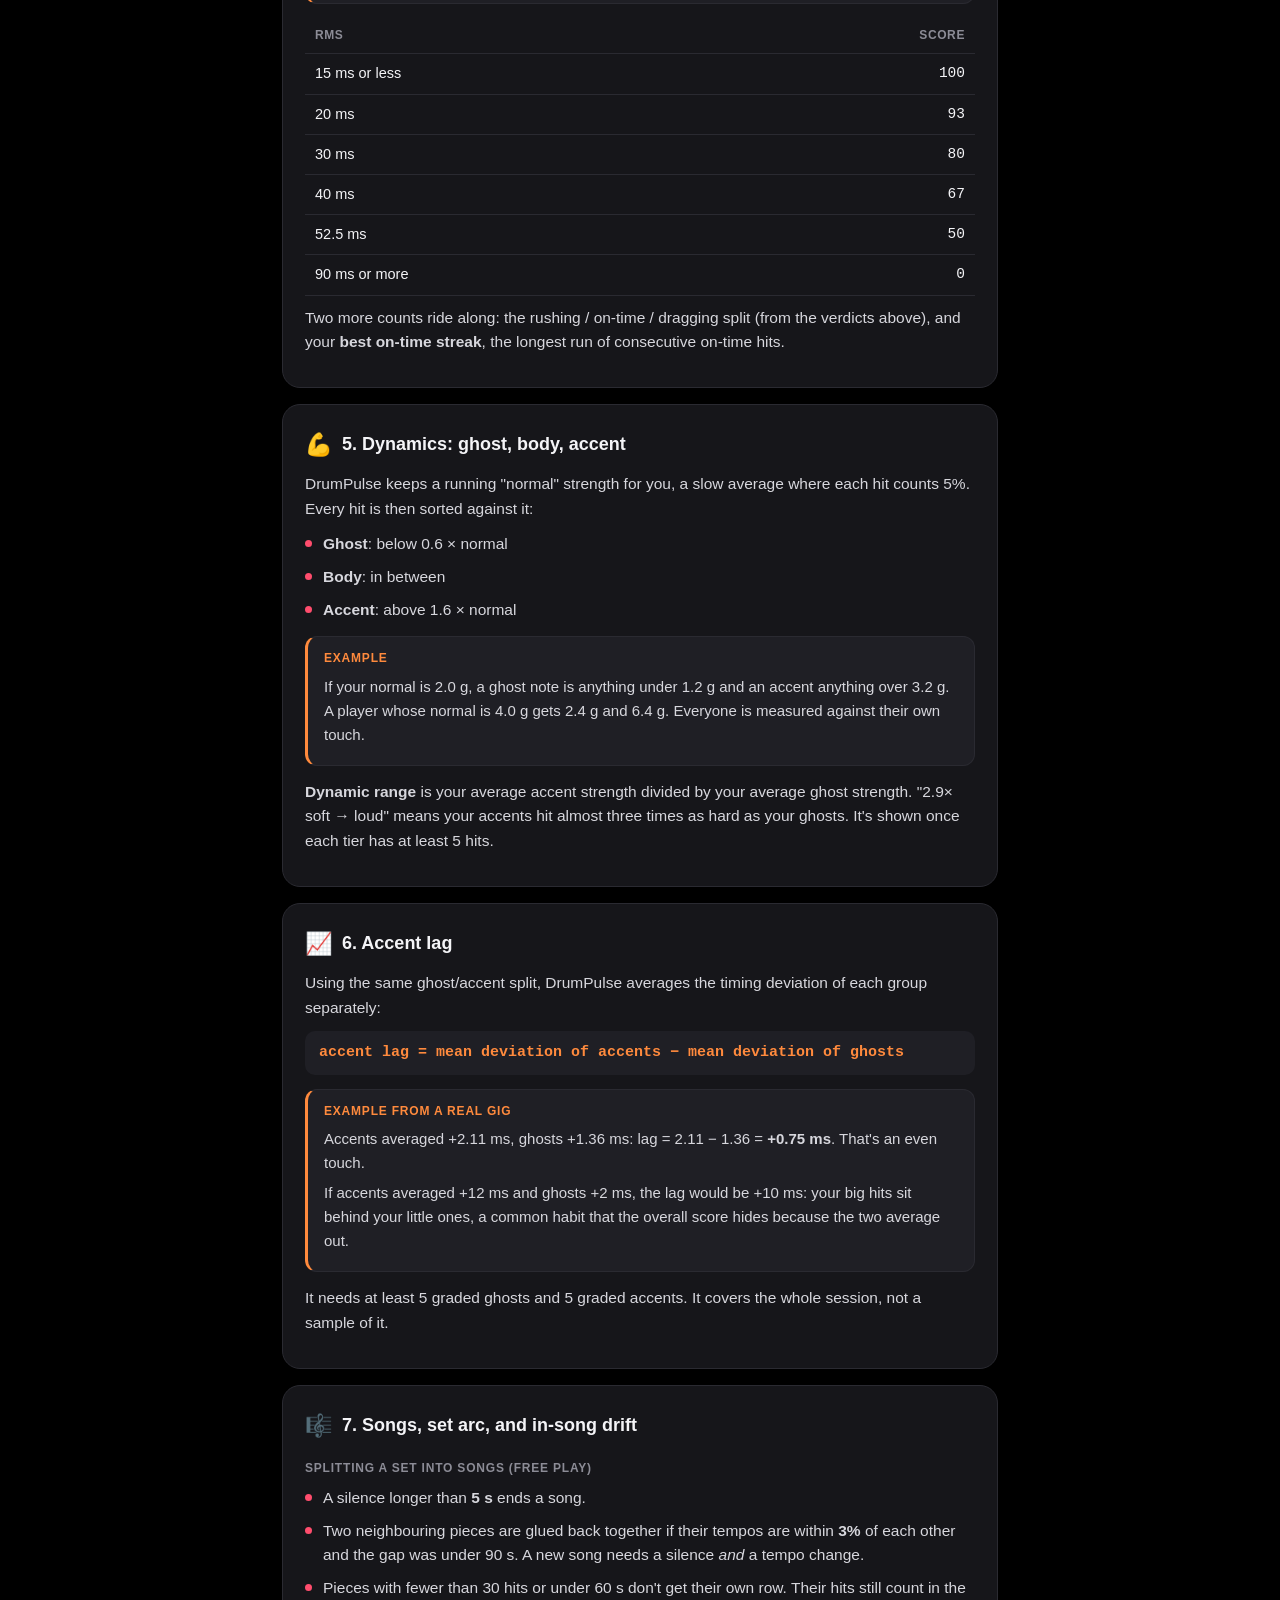
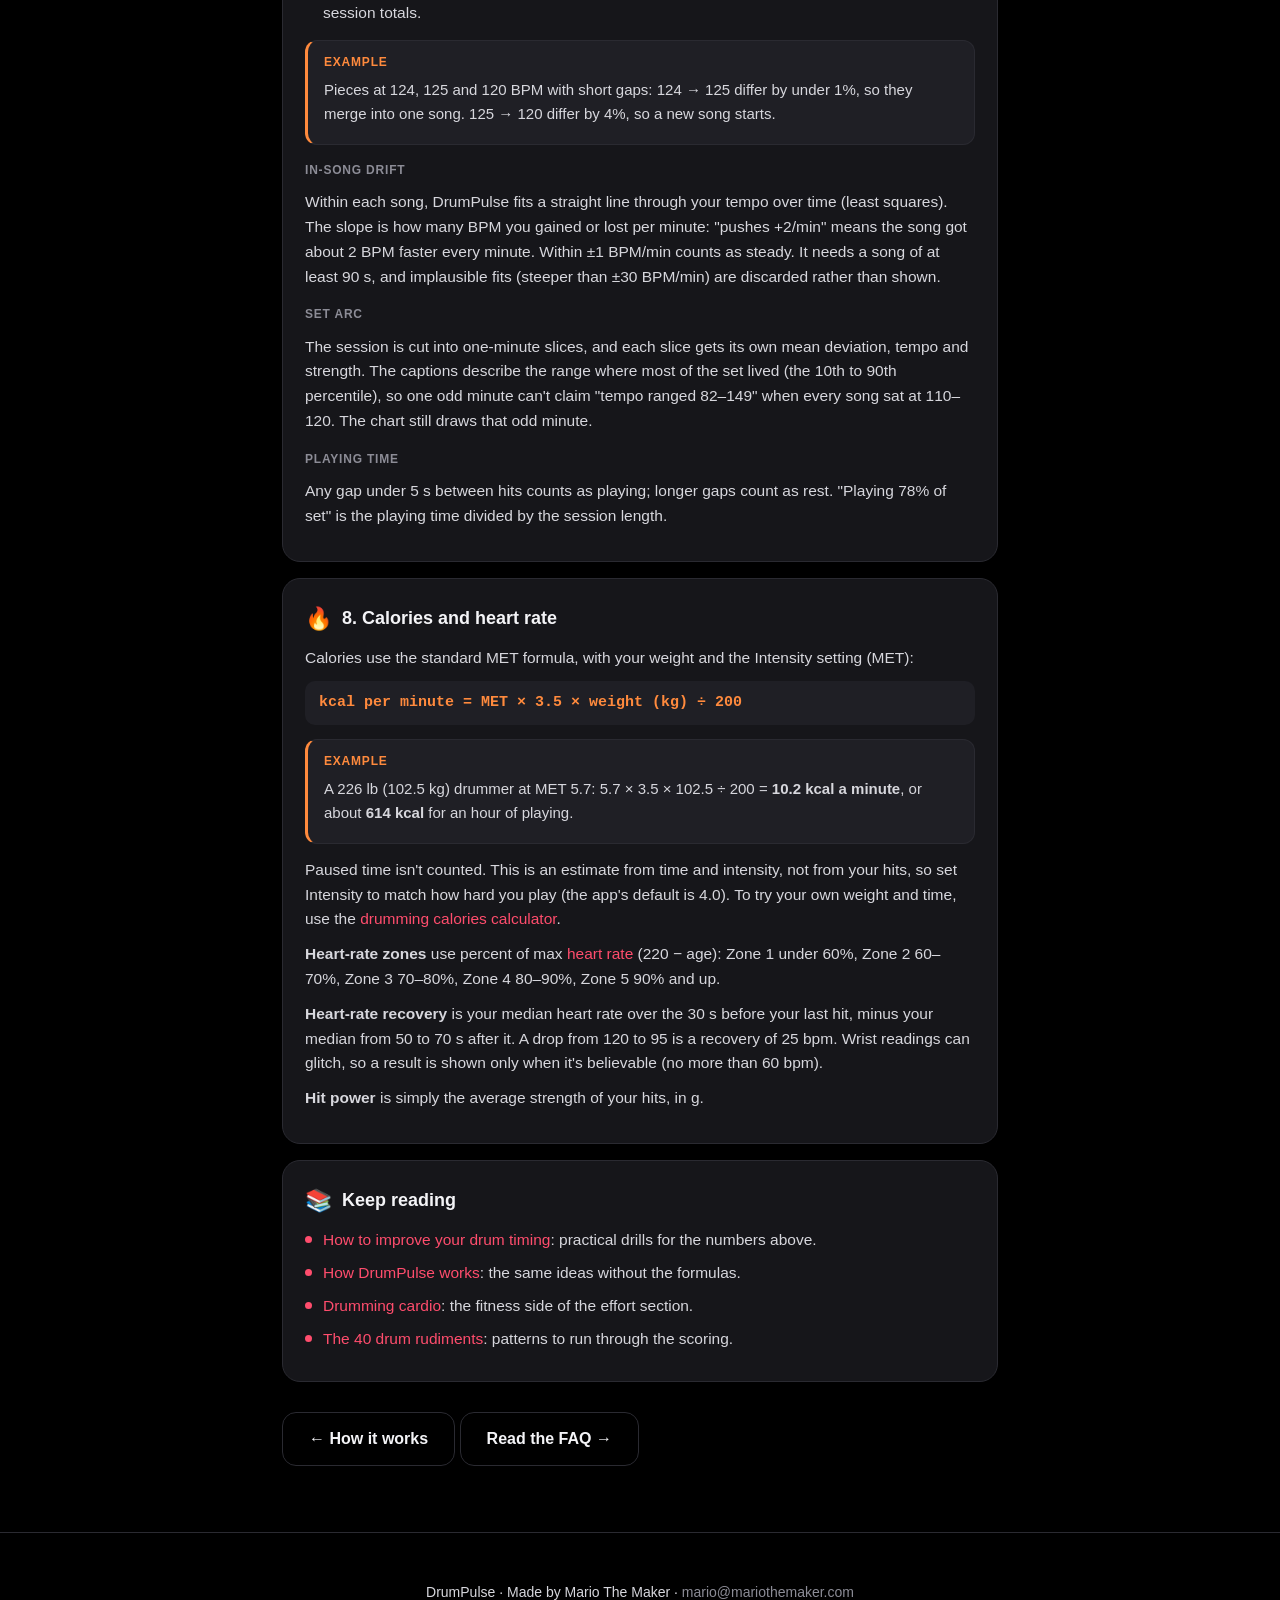
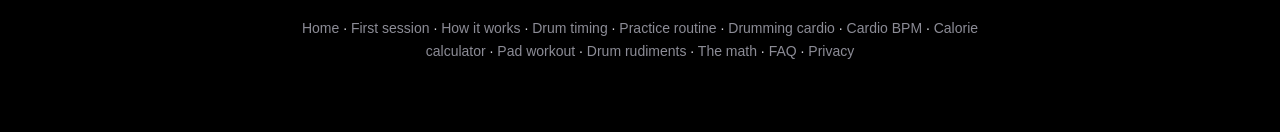
<file: the-math.html>
<!DOCTYPE html>
<html lang="en">
<head>
<meta charset="utf-8">
<meta name="viewport" content="width=device-width, initial-scale=1, viewport-fit=cover">
<title>The math behind DrumPulse — how your groove score is calculated</title>
<meta name="description" content="The exact formulas DrumPulse uses: hit detection from wrist acceleration, timing deviation against a click or your own groove, jitter, RMS, the 0–100 groove score, dynamics, accent lag, song splitting and calories — each with a worked example.">
<link rel="canonical" href="https://drumpulseapp.com/the-math.html">
<link rel="icon" href="assets/icon.png">
<link rel="stylesheet" href="assets/style.css">
<meta property="og:site_name" content="DrumPulse">
<meta property="og:title" content="The math behind DrumPulse">
<meta property="og:description" content="How a wrist flick becomes a groove score, with the real formulas and worked examples.">
<meta property="og:image" content="assets/og.png">
<script type="application/ld+json">
{
  "@context": "https://schema.org",
  "@type": "Article",
  "headline": "The math behind DrumPulse: how your groove score is calculated",
  "description": "The exact formulas DrumPulse uses: hit detection from wrist acceleration, timing deviation against a click or your own groove, jitter, RMS, the 0–100 groove score, dynamics, accent lag, song splitting and calories — each with a worked example.",
  "author": {
    "@type": "Person",
    "name": "Mario Cruz"
  },
  "mainEntityOfPage": "https://drumpulseapp.com/the-math.html",
  "dateModified": "2026-10-26",
  "publisher": {
    "@type": "Organization",
    "name": "DrumPulse",
    "logo": {
      "@type": "ImageObject",
      "url": "https://drumpulseapp.com/assets/icon.png"
    }
  }
}
</script>
</head>
<body>

<header class="site">
  <div class="wrap">
    <a class="brand" href="/" style="color:inherit"><img src="assets/icon.png" alt="DrumPulse icon"><span class="bn">DrumPulse</span></a>
    <nav>
      <a href="how-it-works.html">How it works</a>
      <a href="first-session.html">First session</a>
      <a href="drumming-cardio.html">Drum cardio</a>
      <a href="drum-rudiments.html">Rudiments</a>
      <a href="drum-cardio-tempo.html">Cardio BPM</a>
      <a href="the-math.html">The math</a>
      <a href="faq.html">FAQ</a>
      <a class="wide" href="privacy.html">Privacy</a>
    </nav>
  </div>
</header>

<div class="wrap" style="padding-top:46px;padding-bottom:10px">
  <p class="eyebrow">The math</p>
  <h1 style="font-size:36px;letter-spacing:-.8px;margin:0 0 10px">How a wrist flick becomes a score</h1>
  <p class="lead">These are the formulas the app actually runs, with the real numbers, and a worked example for each one. No black box: if a score surprises you, you can check it here.</p>
  <div class="worked" style="max-width:620px">
    <p class="k">Reading the symbols</p>
    <p><strong>√</strong> means <strong>square root</strong>: the number that, multiplied by itself, gives the number under the sign. √9 = 3, because 3 × 3 = 9. √2.25 = 1.5, because 1.5 × 1.5 = 2.25.</p>
    <p><strong>x²</strong> means <strong>x squared</strong>, x multiplied by itself: 3² = 9, and (−3)² = 9 too, since a negative times a negative is positive.</p>
    <p>Squaring and square root undo each other. The formulas below square numbers to make them all positive and to weigh big misses more, then take the square root to get back to milliseconds or g.</p>
  </div>
  <nav class="toc" aria-label="On this page">
    <a href="#detect">Detecting a hit</a>
    <a href="#metronome">Metronome timing</a>
    <a href="#freeplay">Free Play timing</a>
    <a href="#score">Mean, jitter &amp; score</a>
    <a href="#dynamics">Dynamics</a>
    <a href="#accent">Accent lag</a>
    <a href="#songs">Songs &amp; drift</a>
    <a href="#effort">Calories &amp; heart rate</a>
  </nav>
</div>

<div class="wrap" style="padding-bottom:50px">

  <div class="topic" id="detect">
    <h2><span class="ic">🥁</span> 1. Detecting a hit</h2>
    <p>The watch reads its accelerometer about <strong>100 times a second</strong>. Each reading is three numbers (x, y, z, in g). DrumPulse turns them into one number, the strength:</p>
    <div class="formula">strength = √(x² + y² + z²)</div>
    <p>In words: square each of the three numbers, add them up, and take the square root. It's the same rule as Pythagoras (a² + b² = c²) in three directions, and it gives the overall size of the jolt whichever way the wrist is pointing.</p>
    <div class="worked">
      <p class="k">Example</p>
      <p>A reading of x = 2.1, y = −1.4, z = 0.9 gives √(4.41 + 1.96 + 0.81) = √7.18 = <strong>2.68 g</strong>.</p>
    </div>
    <p>A hit is a <strong>peak</strong> in that strength that rises above your threshold. The Sensitivity slider (0 to 1) sets the threshold:</p>
    <div class="formula">threshold (g) = 1.6 − 1.15 × sensitivity</div>
    <p>So sensitivity 0 needs 1.6 g, sensitivity 1 needs only 0.45 g, and the default of 0.8 needs <strong>0.68 g</strong>. <strong>Calibration</strong> does this for you: you strike 8 times, and it sets the threshold to 70% of your softest strike, so even that one clears it.</p>
    <div class="sub">Cleaning up the peak</div>
    <ul>
      <li><strong>Two bumps, one hit.</strong> A real strike often shows a small bump just before the big one, about 85 ms earlier. DrumPulse holds each candidate for 120 ms and keeps the stronger bump.</li>
      <li><strong>No double counts.</strong> After a hit, anything within 120 ms is treated as the stick ringing out. That is why one hand tops out at 16th notes around 125 BPM: 4 notes a beat × 120 ms = 480 ms, and 60 ÷ 0.48 = 125.</li>
      <li><strong>Finer than 10 ms.</strong> Samples are 10 ms apart, so the true peak usually falls between two of them. A parabola through the top three samples estimates where it really was.</li>
      <li><strong>Latency correction.</strong> The measured peak lands a little after the stick meets the head. DrumPulse subtracts about 25 ms (15 ms of peak lag plus one sample) so the timestamp is the moment of contact.</li>
    </ul>
  </div>

  <div class="topic" id="metronome">
    <h2><span class="ic">⏱️</span> 2. Metronome timing: distance to the nearest gridline</h2>
    <p>With the click on, every hit gets a <strong>deviation</strong>: how far it landed from the nearest gridline, in milliseconds. Early is negative (rushing), late is positive (dragging).</p>
    <div class="formula">beat length = 60 ÷ BPM</div>
    <div class="formula">deviation = hit time − nearest gridline</div>
    <p>Gridlines are the beats plus the subdivision you're playing: eighths put a line halfway through each beat, triplets at ⅓ and ⅔, sixteenths every quarter beat. On <em>Auto</em>, DrumPulse picks the subdivision from the spacing of your recent hits, so a busy eighth-note groove isn't graded as if you were missing quarter notes.</p>
    <p>A hit within <strong>±30 ms</strong> of its gridline counts as on time. That's a tight human ±20 ms plus the ±10 ms the sensor itself can't resolve.</p>
    <div class="worked">
      <p class="k">Example at 120 BPM, eighth notes</p>
      <p>A beat is 60 ÷ 120 = 500 ms, so the gridlines are every 250 ms: 0, 250, 500, 750…</p>
      <p>A hit at 1,482 ms is nearest the 1,500 ms line: 1,482 − 1,500 = <strong>−18 ms</strong>. That's 18 ms early, inside ±30, so it's <strong>on time</strong>.</p>
      <p>A hit at 1,535 ms: +35 ms, outside ±30, so it's <strong>dragging</strong>.</p>
    </div>
    <p>The grid is timed to when you <strong>hear</strong> the click, not when the watch sends it to the speaker. Audio output has its own delay (Bluetooth headphones add a lot), and you play to what reaches your ears, so the watch measures that delay and shifts the grid by it.</p>
  </div>

  <div class="topic" id="freeplay">
    <h2><span class="ic">🎶</span> 3. Free Play timing: you against your own groove</h2>
    <p>With no click there's no grid to measure against, so Free Play asks a different question: <strong>is your beat getting shorter or longer than the groove you set?</strong></p>
    <div class="sub">Step 1: your current tempo</div>
    <p>DrumPulse looks at the gaps between your hits. Each gap is matched to a note value (16th, triplet, eighth, quarter, dotted quarter, half, whole) and converted into the beat length it implies. Your current tempo is the <strong>median of the last 8</strong>. A median shrugs off the odd missed or extra hit, which an average can't.</p>
    <div class="sub">Step 2: your groove (the baseline)</div>
    <p>Your groove is a slow running average of that tempo. Each new reading nudges it 10% of the way:</p>
    <div class="formula">groove = 0.9 × groove + 0.1 × current tempo</div>
    <p>So a few fast hits barely move it, but a steady push shows up over about 20 hits.</p>
    <div class="sub">Step 3: the deviation</div>
    <div class="formula">deviation = (60 ÷ current BPM − 60 ÷ groove BPM) × 1000 ms</div>
    <p>That's the difference in beat length. On time is within <strong>3% of your groove's beat</strong>.</p>
    <div class="worked">
      <p class="k">Example: groove settled at 120 BPM</p>
      <p>The groove's beat is 500 ms, so on time is within ±15 ms (3% of 500).</p>
      <p>You speed up to 123 BPM: a beat of 487.8 ms, so the deviation is <strong>−12.2 ms</strong>. That's inside ±15, so it's <strong>on time</strong>.</p>
      <p>You push to 126 BPM: a beat of 476.2 ms, so <strong>−23.8 ms</strong>, and that's <strong>rushing</strong>.</p>
    </div>
    <div class="sub">Guard rails</div>
    <ul>
      <li><strong>Half-time and double-time aren't drift.</strong> If the tempo reading jumps to 2×, ½, 3:2 or another musical multiple of your groove, it's folded back first. Going from quarters to eighths isn't rushing.</li>
      <li><strong>A big jump is a new groove.</strong> If the folded tempo is still more than 12% off, that's a new section or a new song, not drift. The groove restarts there and that hit isn't graded.</li>
      <li><strong>Silence resets it.</strong> More than 5 s without a hit (or a pause) starts a fresh groove. The first couple of hits of each new groove aren't graded while it settles.</li>
    </ul>
  </div>

  <div class="topic" id="score">
    <h2><span class="ic">🎯</span> 4. Mean, jitter, and the groove score</h2>
    <p>Every graded hit has a deviation <em>d</em>. Over the session, DrumPulse rolls them into three numbers:</p>
    <div class="formula">mean = (d₁ + d₂ + … + dₙ) ÷ n</div>
    <div class="formula">RMS = √((d₁² + d₂² + … + dₙ²) ÷ n)</div>
    <div class="formula">jitter = √(RMS² − mean²)</div>
    <p>RMS stands for <strong>root mean square</strong>, which is the recipe read backwards: <strong>square</strong> every deviation, take the <strong>mean</strong> (average) of those squares, then the square <strong>root</strong>. Squaring stops early and late misses from cancelling out (−20 and +20 both become 400), and it makes one 60 ms miss count for more than three 20 ms ones.</p>
    <ul>
      <li><strong>Mean</strong> is your lean: which side of the beat you sit on, on average.</li>
      <li><strong>Jitter</strong> (steadiness) is how much you scatter around your own lean. You can be steady and still late.</li>
      <li><strong>RMS</strong> is your overall distance from the beat, and it counts both. That's why RMS² = mean² + jitter².</li>
    </ul>
    <p>The <strong>groove score</strong> comes from RMS:</p>
    <div class="formula">score = 100 − (RMS − 15) ÷ 75 × 100, kept between 0 and 100</div>
    <p>An RMS of 15 ms or less scores 100. That's about the limit of what a wrist sensor sampling every 10 ms can resolve, so tighter than that can't be measured. The score falls in a straight line to 0 at 90 ms.</p>
    <figure class="chart">
      <svg viewBox="0 0 460 230" role="img" aria-label="Groove score against RMS: flat at 100 up to 15 ms, then a straight line down to 0 at 90 ms. The worked example, RMS 22.7 ms, scores 90.">
        <g stroke="#2a2a31" stroke-width="1">
          <line x1="40" y1="20" x2="440" y2="20"/><line x1="40" y1="100" x2="440" y2="100"/><line x1="40" y1="180" x2="440" y2="180"/>
        </g>
        <g fill="#8c8c96" font-size="12" font-family="-apple-system,BlinkMacSystemFont,sans-serif">
          <text x="32" y="24" text-anchor="end">100</text><text x="32" y="104" text-anchor="end">50</text><text x="32" y="184" text-anchor="end">0</text>
          <text x="40" y="200" text-anchor="middle">0</text><text x="100" y="200" text-anchor="middle">15</text><text x="160" y="200" text-anchor="middle">30</text><text x="280" y="200" text-anchor="middle">60</text><text x="400" y="200" text-anchor="middle">90 ms</text>
          <text x="240" y="222" text-anchor="middle">RMS distance from the beat</text>
        </g>
        <polyline points="40,20 100,20 400,180 440,180" fill="none" stroke="#ff8a3d" stroke-width="3" stroke-linejoin="round"/>
        <circle cx="130.8" cy="36.4" r="5" fill="#ff4d6d" stroke="#000" stroke-width="2"/>
        <text x="142" y="40" fill="#f4f4f7" font-size="12.5" font-weight="600" font-family="-apple-system,BlinkMacSystemFont,sans-serif">example: 22.7 ms → 90</text>
      </svg>
    </figure>
    <div class="worked">
      <p class="k">Example: five hits</p>
      <table class="nums">
        <tr><th>Hit</th><th style="text-align:right">Deviation</th><th>Verdict (±30 ms)</th></tr>
        <tr><td>1</td><td class="n">−35 ms</td><td>rushing</td></tr>
        <tr><td>2</td><td class="n">+10 ms</td><td>on time</td></tr>
        <tr><td>3</td><td class="n">−25 ms</td><td>on time</td></tr>
        <tr><td>4</td><td class="n">+20 ms</td><td>on time</td></tr>
        <tr><td>5</td><td class="n">−15 ms</td><td>on time</td></tr>
      </table>
      <p>Mean = −45 ÷ 5 = <strong>−9 ms</strong> (leaning early).</p>
      <p>RMS = √((1225 + 100 + 625 + 400 + 225) ÷ 5) = √515 = <strong>22.7 ms</strong>.</p>
      <p>Jitter = √(515 − 81) = √434 = <strong>20.8 ms</strong>.</p>
      <p>Score = 100 − (22.7 − 15) ÷ 75 × 100 = <strong>90</strong>.</p>
    </div>
    <div class="worked">
      <p class="k">Why RMS, not jitter</p>
      <p>A drummer who lands every hit exactly 40 ms late has a jitter of 0, perfectly steady. But they're never on the beat. Their RMS is 40 ms, so they score <strong>67</strong>, not 100.</p>
    </div>
    <table class="nums">
      <tr><th>RMS</th><th style="text-align:right">Score</th></tr>
      <tr><td>15 ms or less</td><td class="n">100</td></tr>
      <tr><td>20 ms</td><td class="n">93</td></tr>
      <tr><td>30 ms</td><td class="n">80</td></tr>
      <tr><td>40 ms</td><td class="n">67</td></tr>
      <tr><td>52.5 ms</td><td class="n">50</td></tr>
      <tr><td>90 ms or more</td><td class="n">0</td></tr>
    </table>
    <p>Two more counts ride along: the rushing / on-time / dragging split (from the verdicts above), and your <strong>best on-time streak</strong>, the longest run of consecutive on-time hits.</p>
  </div>

  <div class="topic" id="dynamics">
    <h2><span class="ic">💪</span> 5. Dynamics: ghost, body, accent</h2>
    <p>DrumPulse keeps a running "normal" strength for you, a slow average where each hit counts 5%. Every hit is then sorted against it:</p>
    <ul>
      <li><strong>Ghost</strong>: below 0.6 × normal</li>
      <li><strong>Body</strong>: in between</li>
      <li><strong>Accent</strong>: above 1.6 × normal</li>
    </ul>
    <div class="worked">
      <p class="k">Example</p>
      <p>If your normal is 2.0 g, a ghost note is anything under 1.2 g and an accent anything over 3.2 g. A player whose normal is 4.0 g gets 2.4 g and 6.4 g. Everyone is measured against their own touch.</p>
    </div>
    <p><strong>Dynamic range</strong> is your average accent strength divided by your average ghost strength. "2.9× soft → loud" means your accents hit almost three times as hard as your ghosts. It's shown once each tier has at least 5 hits.</p>
  </div>

  <div class="topic" id="accent">
    <h2><span class="ic">📈</span> 6. Accent lag</h2>
    <p>Using the same ghost/accent split, DrumPulse averages the timing deviation of each group separately:</p>
    <div class="formula">accent lag = mean deviation of accents − mean deviation of ghosts</div>
    <div class="worked">
      <p class="k">Example from a real gig</p>
      <p>Accents averaged +2.11 ms, ghosts +1.36 ms: lag = 2.11 − 1.36 = <strong>+0.75 ms</strong>. That's an even touch.</p>
      <p>If accents averaged +12 ms and ghosts +2 ms, the lag would be +10 ms: your big hits sit behind your little ones, a common habit that the overall score hides because the two average out.</p>
    </div>
    <p>It needs at least 5 graded ghosts and 5 graded accents. It covers the whole session, not a sample of it.</p>
  </div>

  <div class="topic" id="songs">
    <h2><span class="ic">🎼</span> 7. Songs, set arc, and in-song drift</h2>
    <div class="sub">Splitting a set into songs (Free Play)</div>
    <ul>
      <li>A silence longer than <strong>5 s</strong> ends a song.</li>
      <li>Two neighbouring pieces are glued back together if their tempos are within <strong>3%</strong> of each other and the gap was under 90 s. A new song needs a silence <em>and</em> a tempo change.</li>
      <li>Pieces with fewer than 30 hits or under 60 s don't get their own row. Their hits still count in the session totals.</li>
    </ul>
    <div class="worked">
      <p class="k">Example</p>
      <p>Pieces at 124, 125 and 120 BPM with short gaps: 124 → 125 differ by under 1%, so they merge into one song. 125 → 120 differ by 4%, so a new song starts.</p>
    </div>
    <div class="sub">In-song drift</div>
    <p>Within each song, DrumPulse fits a straight line through your tempo over time (least squares). The slope is how many BPM you gained or lost per minute: "pushes +2/min" means the song got about 2 BPM faster every minute. Within ±1 BPM/min counts as steady. It needs a song of at least 90 s, and implausible fits (steeper than ±30 BPM/min) are discarded rather than shown.</p>
    <div class="sub">Set arc</div>
    <p>The session is cut into one-minute slices, and each slice gets its own mean deviation, tempo and strength. The captions describe the range where most of the set lived (the 10th to 90th percentile), so one odd minute can't claim "tempo ranged 82–149" when every song sat at 110–120. The chart still draws that odd minute.</p>
    <div class="sub">Playing time</div>
    <p>Any gap under 5 s between hits counts as playing; longer gaps count as rest. "Playing 78% of set" is the playing time divided by the session length.</p>
  </div>

  <div class="topic" id="effort">
    <h2><span class="ic">🔥</span> 8. Calories and heart rate</h2>
    <p>Calories use the standard MET formula, with your weight and the Intensity setting (MET):</p>
    <div class="formula">kcal per minute = MET × 3.5 × weight (kg) ÷ 200</div>
    <div class="worked">
      <p class="k">Example</p>
      <p>A 226 lb (102.5 kg) drummer at MET 5.7: 5.7 × 3.5 × 102.5 ÷ 200 = <strong>10.2 kcal a minute</strong>, or about <strong>614 kcal</strong> for an hour of playing.</p>
    </div>
    <p>Paused time isn't counted. This is an estimate from time and intensity, not from your hits, so set Intensity to match how hard you play (the app's default is 4.0). To try your own weight and time, use the <a href="drumming-calories-calculator.html">drumming calories calculator</a>.</p>
    <p><strong>Heart-rate zones</strong> use percent of max <a href="drumming-cardio.html">heart rate</a> (220 − age): Zone 1 under 60%, Zone 2 60–70%, Zone 3 70–80%, Zone 4 80–90%, Zone 5 90% and up.</p>
    <p><strong>Heart-rate recovery</strong> is your median heart rate over the 30 s before your last hit, minus your median from 50 to 70 s after it. A drop from 120 to 95 is a recovery of 25 bpm. Wrist readings can glitch, so a result is shown only when it's believable (no more than 60 bpm).</p>
    <p><strong>Hit power</strong> is simply the average strength of your hits, in g.</p>
  </div>

  <div class="topic">
    <h2><span class="ic">📚</span> Keep reading</h2>
    <ul>
      <li><a href="drum-timing.html">How to improve your drum timing</a>: practical drills for the numbers above.</li>
      <li><a href="how-it-works.html">How DrumPulse works</a>: the same ideas without the formulas.</li>
      <li><a href="drumming-cardio.html">Drumming cardio</a>: the fitness side of the effort section.</li>
      <li><a href="drum-rudiments.html">The 40 drum rudiments</a>: patterns to run through the scoring.</li>
    </ul>
  </div>

  <p style="margin-top:30px"><a class="btn ghost" href="how-it-works.html">← How it works</a> <a class="btn ghost" href="faq.html">Read the FAQ →</a></p>
</div>

<footer class="site">
  <div class="wrap">
    <p>DrumPulse · Made by Mario The Maker · <a class="em" href="#" data-u="mario" data-d="mariothemaker.com">mario [at] mariothemaker [dot] com</a></p>
    <p><a href="/">Home</a> · <a href="first-session.html">First session</a> · <a href="how-it-works.html">How it works</a> · <a href="drum-timing.html">Drum timing</a> · <a href="drum-practice-routine.html">Practice routine</a> · <a href="drumming-cardio.html">Drumming cardio</a> · <a href="drum-cardio-tempo.html">Cardio BPM</a> · <a href="drumming-calories-calculator.html">Calorie calculator</a> · <a href="practice-pad-workout.html">Pad workout</a> · <a href="drum-rudiments.html">Drum rudiments</a> · <a href="the-math.html">The math</a> · <a href="faq.html">FAQ</a> · <a href="privacy.html">Privacy</a></p>
  </div>
</footer>

<script src="assets/em.js" defer></script>
</body>
</html>
</file>
<file: assets/style.css>
:root{
  --bg:#0a0a0c; --card:#16161a; --card2:#1f1f25; --line:#2a2a31;
  --txt:#f4f4f7; --dim:#8c8c96; --dim2:#5e5e66;
  --green:#34c759; --orange:#ff9f0a; --blue:#0a84ff;
  --brand:#ff4d6d; --brand2:#ff8a3d;
}
*{box-sizing:border-box;-webkit-tap-highlight-color:transparent}
html{scroll-behavior:smooth}
body{
  margin:0;background:#000;color:var(--txt);
  font:16px/1.6 -apple-system,BlinkMacSystemFont,"SF Pro Text","Segoe UI",Roboto,sans-serif;
  -webkit-font-smoothing:antialiased;
}
a{color:var(--brand);text-decoration:none}
a:hover{text-decoration:underline}
.wrap{max-width:760px;margin:0 auto;padding:0 22px}

/* nav */
header.site{position:sticky;top:0;z-index:20;
  background:rgba(10,10,12,.78);backdrop-filter:saturate(160%) blur(20px);
  border-bottom:1px solid var(--line)}
header.site .wrap{display:flex;align-items:center;justify-content:space-between;height:60px;max-width:960px;gap:16px}
header.site nav{display:flex;align-items:center;white-space:nowrap;overflow-x:auto;scrollbar-width:none;min-width:0}
header.site nav::-webkit-scrollbar{display:none}
.brand{display:flex;align-items:center;gap:11px;font-weight:800;font-size:18px;letter-spacing:-.3px}
.brand img{width:30px;height:30px;border-radius:8px}
header.site nav a{color:var(--dim);font-weight:600;font-size:15px;margin-left:20px}
header.site nav a:hover{color:var(--txt);text-decoration:none}

/* hero */
.hero{text-align:center;padding:74px 0 60px;position:relative;overflow:hidden}
.hero::before{content:"";position:absolute;top:-80px;left:50%;transform:translateX(-50%);
  width:520px;height:520px;border-radius:50%;filter:blur(70px);opacity:.28;z-index:0;
  background:radial-gradient(circle,var(--brand),var(--brand2) 45%,transparent 70%)}
.hero>*{position:relative;z-index:1}
.hero img.app{width:108px;height:108px;border-radius:24px;box-shadow:0 18px 50px rgba(0,0,0,.55);margin-bottom:24px}
.hero h1{font-size:44px;font-weight:850;letter-spacing:-1.2px;margin:0 0 14px}
.hero .tag{font-size:20px;color:var(--txt);max-width:560px;margin:0 auto 8px;font-weight:600}
.hero .sub{font-size:16px;color:var(--dim);max-width:540px;margin:0 auto 30px}
.chips{display:flex;gap:8px;justify-content:center;flex-wrap:wrap;margin-bottom:34px}
.chip{font-size:12.5px;font-weight:700;color:var(--dim);border:1px solid var(--line);
  border-radius:999px;padding:6px 13px;letter-spacing:.3px}
.btn{display:inline-block;font-weight:750;font-size:16px;padding:13px 26px;border-radius:14px;
  background:linear-gradient(120deg,var(--brand),var(--brand2));color:#fff}
.btn:hover{text-decoration:none;opacity:.92}
.btn.ghost{background:none;border:1px solid var(--line);color:var(--txt)}
.btnrow{display:flex;gap:12px;justify-content:center;flex-wrap:wrap}

/* sections */
section{padding:48px 0;border-top:1px solid var(--line)}
.eyebrow{font-size:12px;font-weight:800;text-transform:uppercase;letter-spacing:1.3px;color:var(--brand);margin:0 0 10px}
h2{font-size:30px;font-weight:820;letter-spacing:-.6px;margin:0 0 24px}
h3{font-size:18px;font-weight:750;margin:0 0 6px}
p{color:#d7d7dd}
.lead{color:var(--dim);font-size:17px;max-width:620px}

.grid{display:grid;grid-template-columns:repeat(2,1fr);gap:16px}
.feat{background:var(--card);border:1px solid var(--line);border-radius:18px;padding:20px}
.feat .ic{font-size:26px;margin-bottom:10px;display:block}
.feat p{color:var(--dim);font-size:14.5px;margin:0}

table.modes{width:100%;border-collapse:collapse;margin-top:6px}
table.modes th,table.modes td{text-align:left;padding:13px 14px;border-bottom:1px solid var(--line);font-size:15px;vertical-align:top}
table.modes th{color:var(--dim);font-size:12px;text-transform:uppercase;letter-spacing:.6px;font-weight:700}
table.modes td b{color:var(--brand)}

/* privacy / prose */
.prose h2{font-size:24px;margin-top:38px}
.prose h3{font-size:17px;margin-top:26px;color:var(--txt)}
.prose p,.prose li{color:#d7d7dd;font-size:16px}
.prose ul{padding-left:22px}
.prose li{margin:7px 0}
.prose .meta{color:var(--dim);font-size:14px}
.callout{background:var(--card);border:1px solid var(--line);border-left:3px solid var(--green);
  border-radius:12px;padding:16px 18px;margin:22px 0}
.callout b{color:var(--green)}

footer.site{border-top:1px solid var(--line);padding:34px 0 56px;color:var(--dim2);font-size:14px;text-align:center}
footer.site a{color:var(--dim)}

/* topic cards (how-it-works) */
.topic{background:var(--card);border:1px solid var(--line);border-radius:18px;padding:22px;margin:16px 0}
.topic h3{display:flex;align-items:center;gap:10px;font-size:18px;margin:0 0 10px}
.topic h3 .ic{font-size:22px}
.topic h2{display:flex;align-items:center;gap:10px;font-size:18px;font-weight:750;letter-spacing:0;margin:0 0 10px}
.topic h2 .ic{font-size:22px}
.topic p{color:#d7d7dd;font-size:15.5px;margin:10px 0}
.topic .sub{font-size:12px;font-weight:800;text-transform:uppercase;letter-spacing:.8px;color:var(--dim);margin:16px 0 6px}
.topic ul{list-style:none;padding:0;margin:8px 0}
.topic li{position:relative;padding-left:18px;margin:8px 0;color:#d7d7dd;font-size:15.5px}
.topic li::before{content:"";position:absolute;left:0;top:8px;width:7px;height:7px;border-radius:50%;background:var(--brand)}
.formula{font-family:ui-monospace,SFMono-Regular,Menlo,monospace;font-weight:600;color:var(--brand2);
  background:var(--card2);border-radius:10px;padding:10px 14px;margin:10px 0;font-size:15px}

/* FAQ */
.faq details{background:var(--card);border:1px solid var(--line);border-radius:14px;margin:10px 0;overflow:hidden}
.faq summary{cursor:pointer;list-style:none;padding:16px 18px;font-weight:700;font-size:16.5px;display:flex;justify-content:space-between;gap:12px;align-items:center}
.faq summary::-webkit-details-marker{display:none}
.faq summary::after{content:"+";color:var(--brand);font-weight:800;font-size:20px;flex:0 0 auto}
.faq details[open] summary::after{content:"–"}
.faq details[open] summary{border-bottom:1px solid var(--line)}
.faq .a{padding:14px 18px 18px;color:#d7d7dd;font-size:15.5px;line-height:1.65}
.faq .a a{color:var(--brand)}
.faqcat{font-size:12px;font-weight:800;text-transform:uppercase;letter-spacing:1.1px;color:var(--brand);margin:34px 0 6px}

/* ===== screenshot galleries ===== */

/* Watch hero band — the instrument, shown first */
.watchband{position:relative;border-radius:28px;padding:34px 0 30px;margin-top:8px;overflow:hidden;
  background:radial-gradient(120% 140% at 50% -10%, rgba(255,77,109,.16), rgba(255,138,61,.06) 40%, transparent 70%),
             linear-gradient(180deg,#141418,#0d0d10);
  border:1px solid var(--line)}
.watchrow{display:flex;gap:26px;justify-content:center;align-items:flex-end;flex-wrap:wrap;padding:0 20px}
.wshot{text-align:center}
.wshot img{width:176px;border-radius:34px;display:block;
  border:4px solid #1c1c1e;box-shadow:0 16px 44px rgba(0,0,0,.55);background:#000}
.wshot.lead img{width:212px;box-shadow:0 22px 60px rgba(255,77,109,.22),0 16px 44px rgba(0,0,0,.6)}
.wshot .cap{font-size:13px;color:var(--dim);margin-top:12px;font-weight:600}
.wshot.lead .cap{color:var(--txt,#f4f4f7)}

/* Phone gallery — horizontal scroll of tall shots */
.shots{display:flex;gap:20px;overflow-x:auto;padding:8px 2px 20px;scroll-snap-type:x mandatory;-webkit-overflow-scrolling:touch}
.shots::-webkit-scrollbar{height:0}
.shot{flex:0 0 auto;scroll-snap-align:center;text-align:center}
.shot img{width:216px;border-radius:30px;display:block;
  border:5px solid #1c1c1e;box-shadow:0 20px 56px rgba(0,0,0,.55);background:#000}
.shot .cap{font-size:13px;color:var(--dim);margin-top:11px;font-weight:600}

@media(max-width:560px){
  .hero h1{font-size:34px}.hero .tag{font-size:18px}
  h2{font-size:25px}.grid{grid-template-columns:1fr}
  .shot img{width:180px}
  .wshot img{width:140px}.wshot.lead img{width:168px}
  .watchrow{gap:18px}
}

/* How it works — one real screenshot crop per topic */
.hiw{margin:18px 0 4px;max-width:420px}
.hiw.w{max-width:190px}
.hiw img{width:100%;display:block;border-radius:18px;border:1px solid var(--line);
  box-shadow:0 14px 40px rgba(0,0,0,.5)}
.hiw.w img{border-radius:36px}
.hiw .cap{font-size:13px;color:var(--dim);margin-top:10px;font-weight:600}

/* The math page — worked examples and small tables */
.worked{background:var(--card2);border:1px solid var(--line);border-left:3px solid var(--brand2);
  border-radius:12px;padding:12px 16px;margin:14px 0}
.worked .k{font-size:12px;font-weight:800;text-transform:uppercase;letter-spacing:.8px;color:var(--brand2);margin:0 0 4px}
.worked p{margin:6px 0;font-size:15px}
.worked code,.topic code{font-family:ui-monospace,SFMono-Regular,Menlo,monospace;font-size:14px;color:var(--txt)}
.formula{overflow-x:auto;white-space:nowrap}
table.nums{width:100%;border-collapse:collapse;margin:10px 0;font-size:14.5px}
table.nums th,table.nums td{text-align:left;padding:8px 10px;border-bottom:1px solid var(--line)}
table.nums th{color:var(--dim);font-size:12px;text-transform:uppercase;letter-spacing:.6px;font-weight:700}
table.nums td.n{font-family:ui-monospace,SFMono-Regular,Menlo,monospace;text-align:right}
.toc{display:flex;flex-wrap:wrap;gap:8px;margin:18px 0 0}
.toc a{font-size:13px;font-weight:700;color:var(--dim);border:1px solid var(--line);border-radius:999px;padding:5px 12px}
.toc a:hover{color:var(--txt);text-decoration:none}
.chart{margin:12px 0 4px;max-width:460px}
.chart svg{width:100%;height:auto;display:block}
.more{font-size:14.5px;font-weight:700}

/* Top nav on phones: drop the footer-only links, then the wordmark */
@media(max-width:560px){
  header.site nav a{margin-left:14px;font-size:14.5px}
  header.site nav a.wide{display:none}
}
@media(max-width:560px){
  .brand .bn{display:none}
  header.site nav{-webkit-mask-image:linear-gradient(to right,#000 82%,transparent);mask-image:linear-gradient(to right,#000 82%,transparent);padding-right:18px}
}
.promo{display:flex;gap:30px;align-items:center;margin-top:8px}
.promo video{width:280px;max-width:100%;aspect-ratio:9/16;border-radius:30px;display:block;background:#000;
  box-shadow:0 22px 60px rgba(255,77,109,.18),0 16px 44px rgba(0,0,0,.6);flex:0 0 auto}
.promo-txt{flex:1 1 auto}
@media (max-width:640px){.promo{flex-direction:column}.promo video{width:240px}}
</file>
